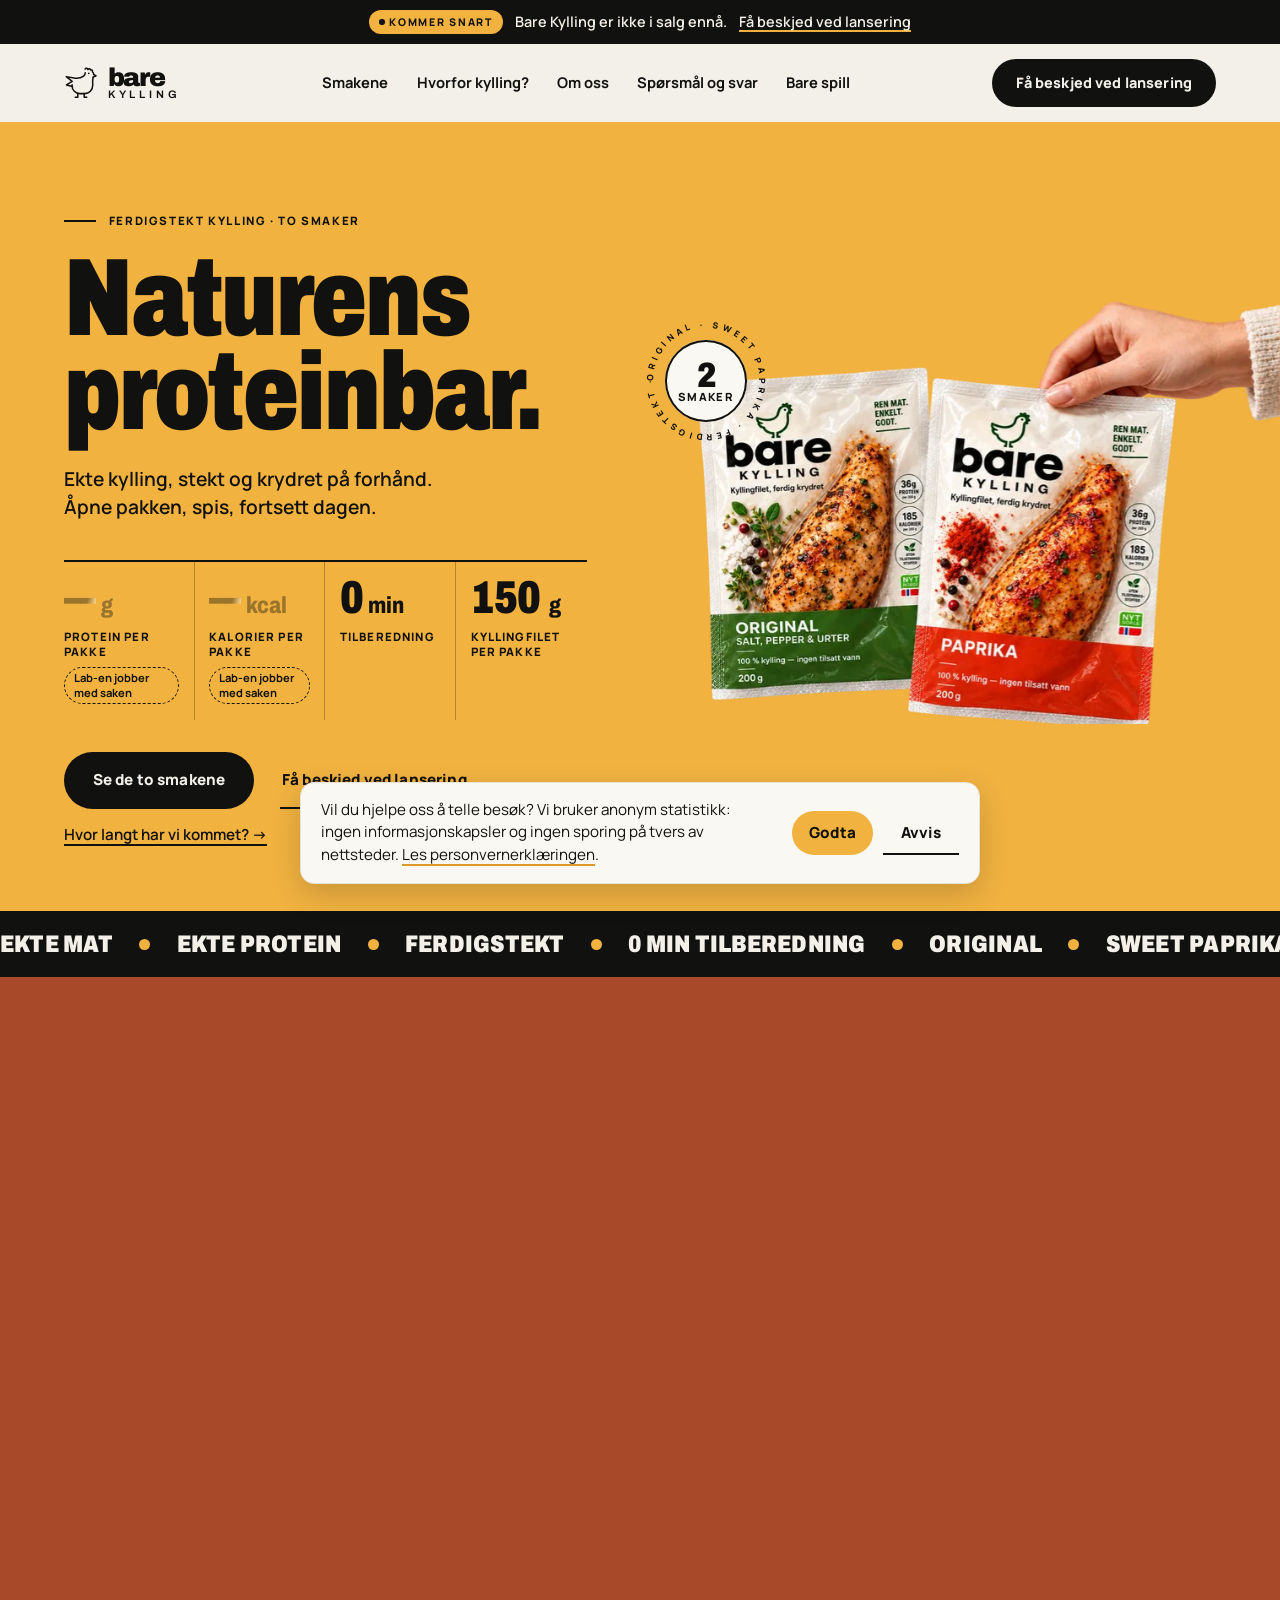
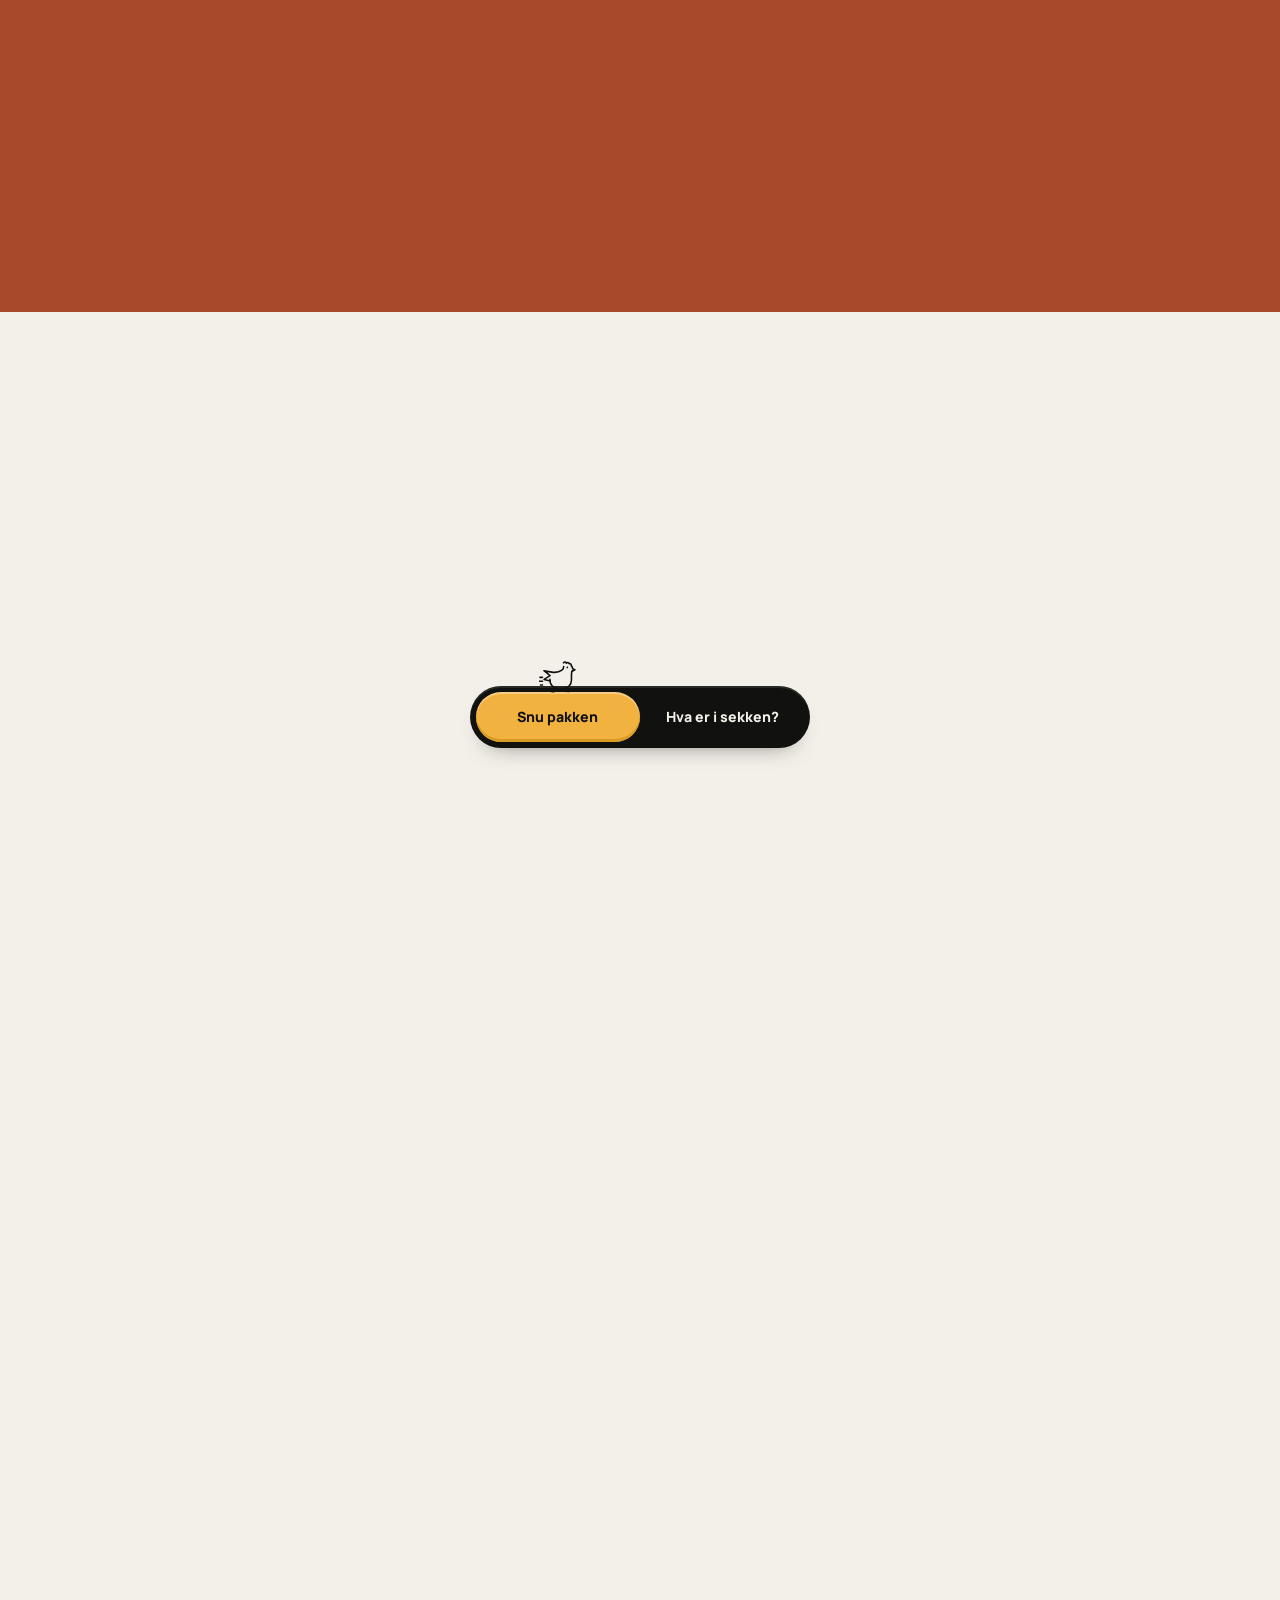
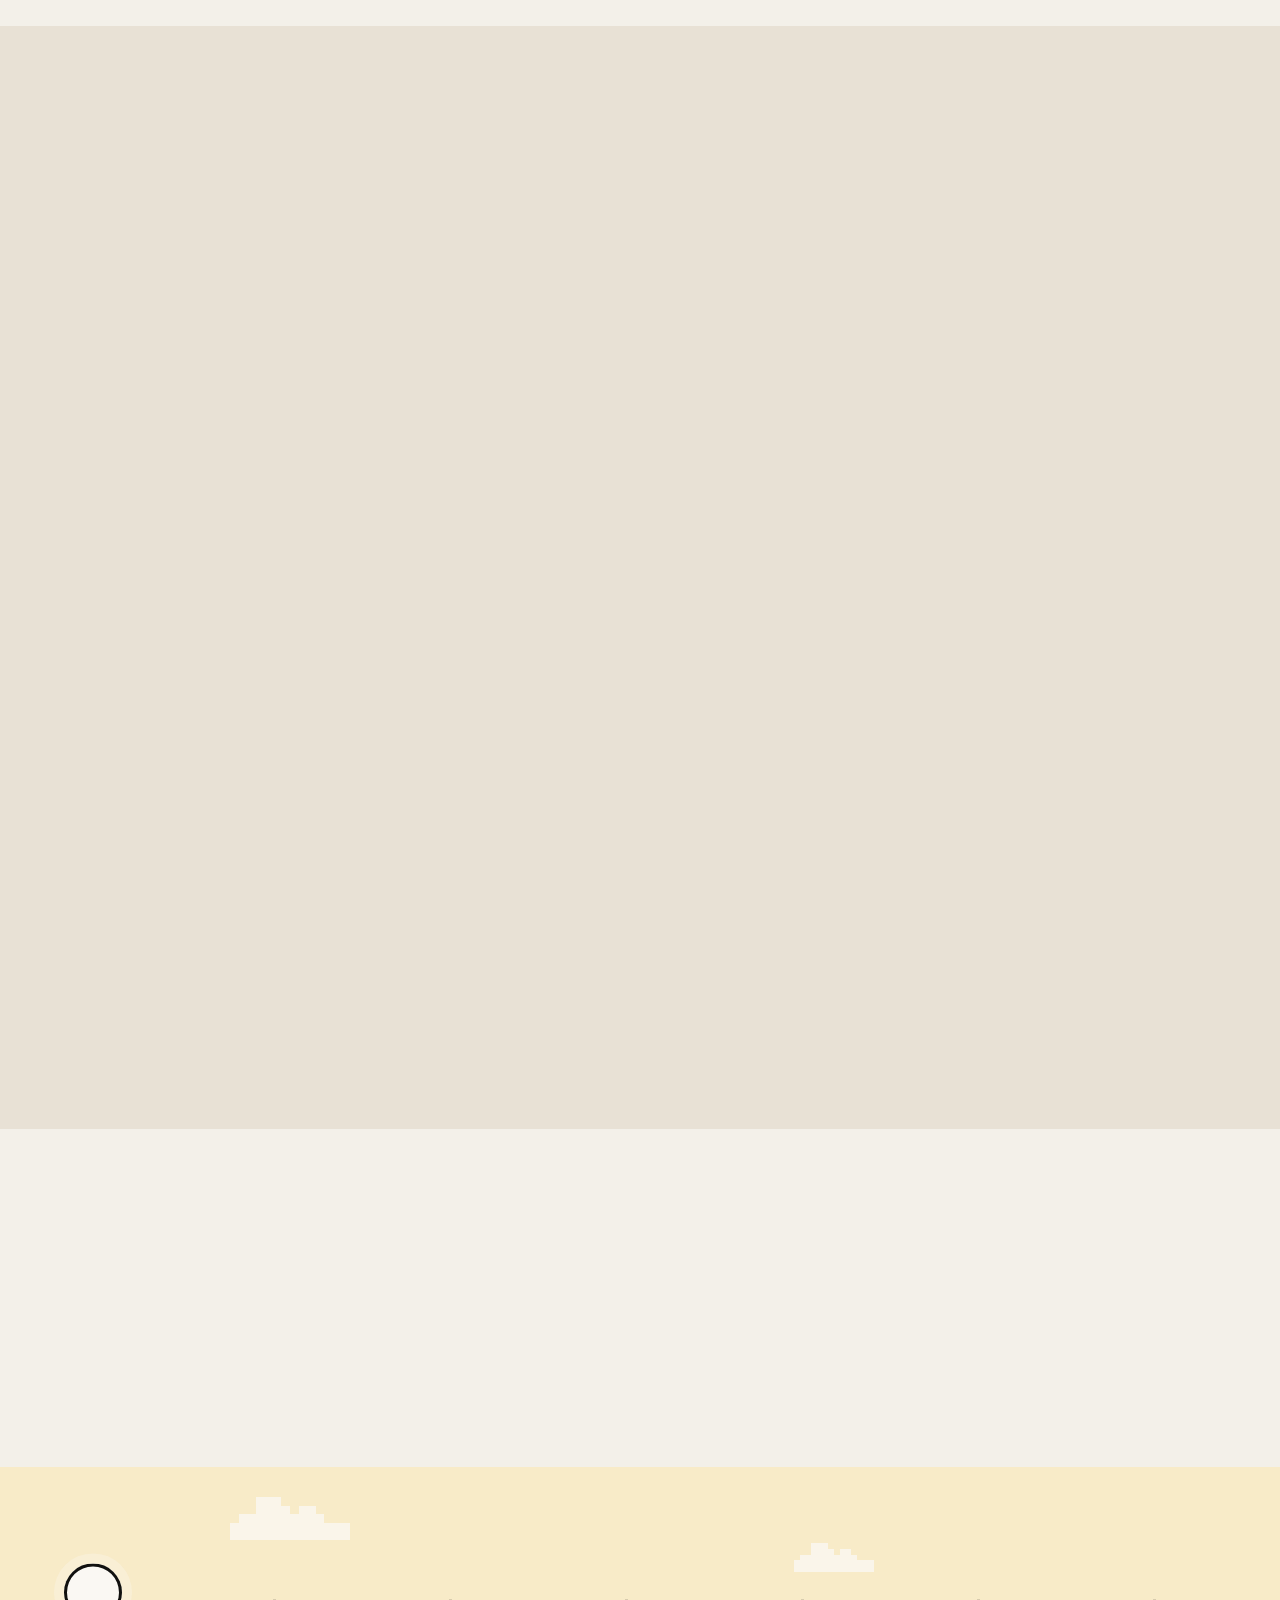
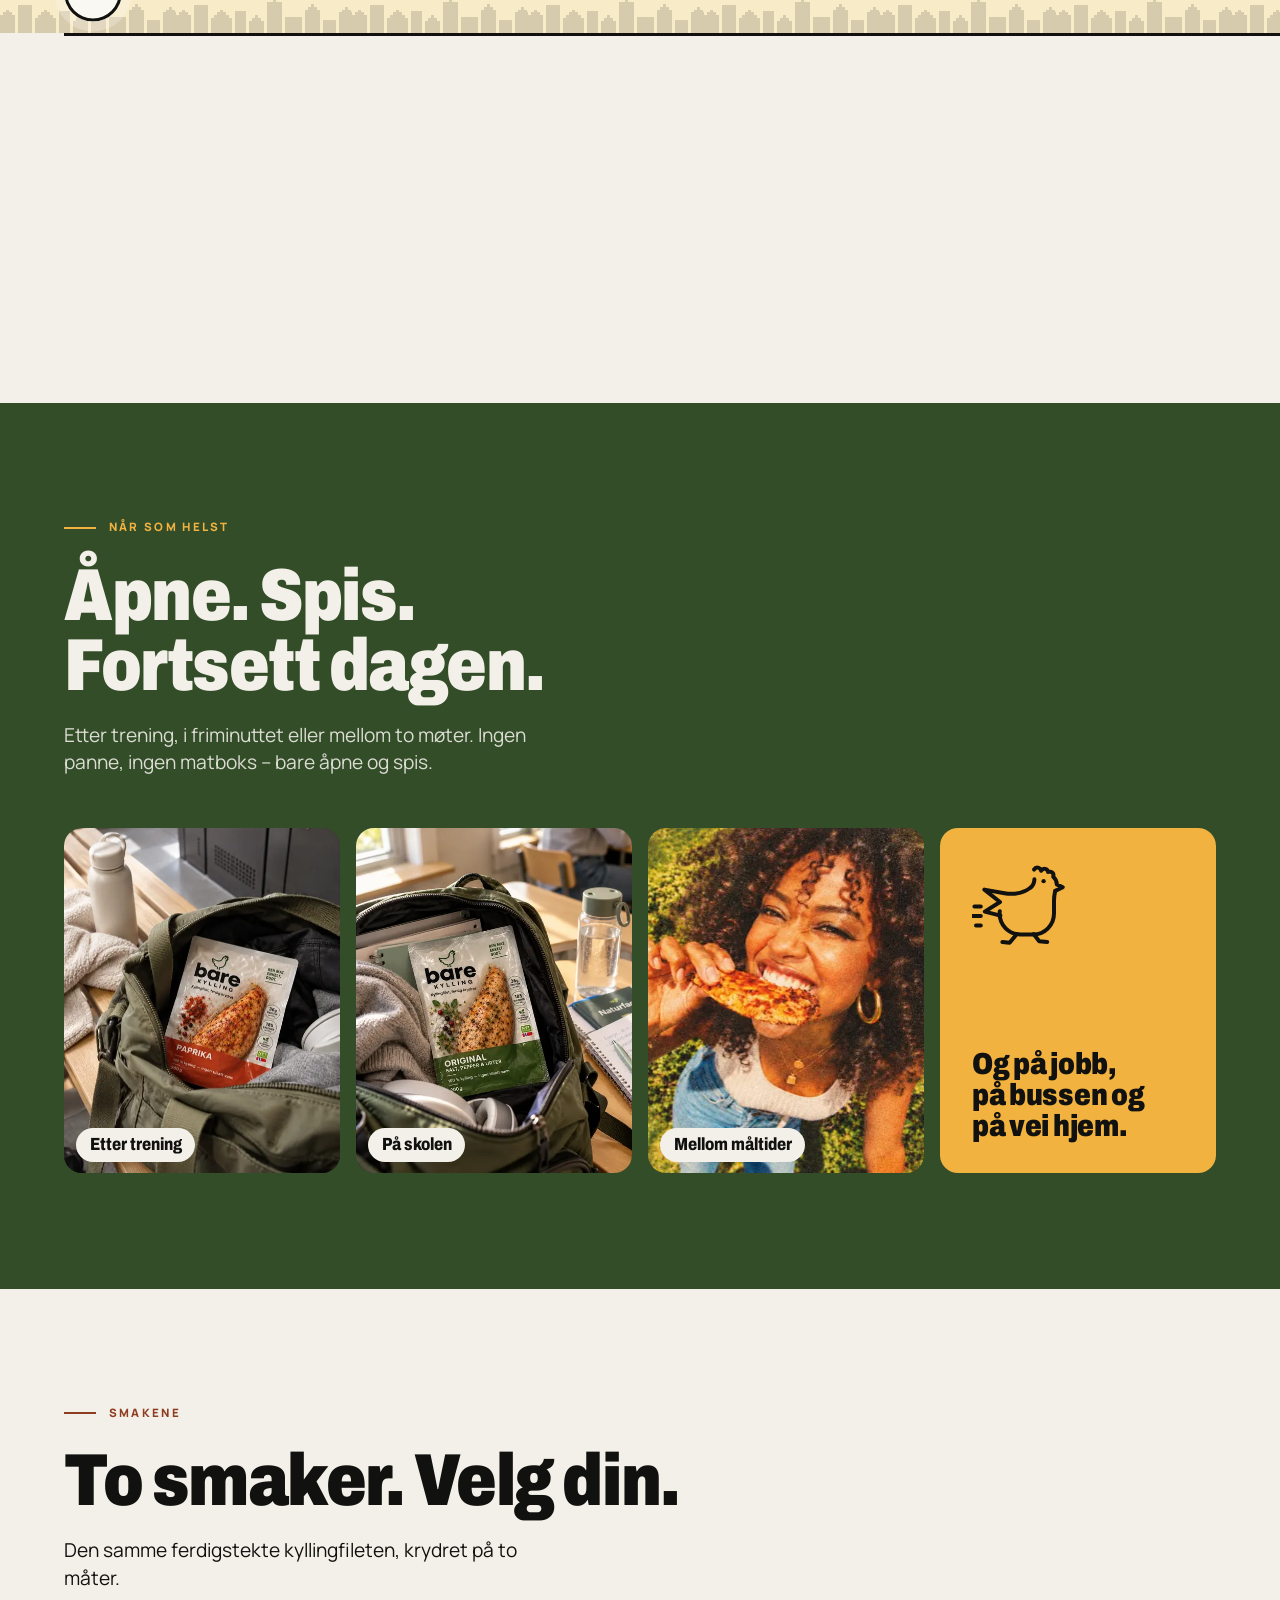
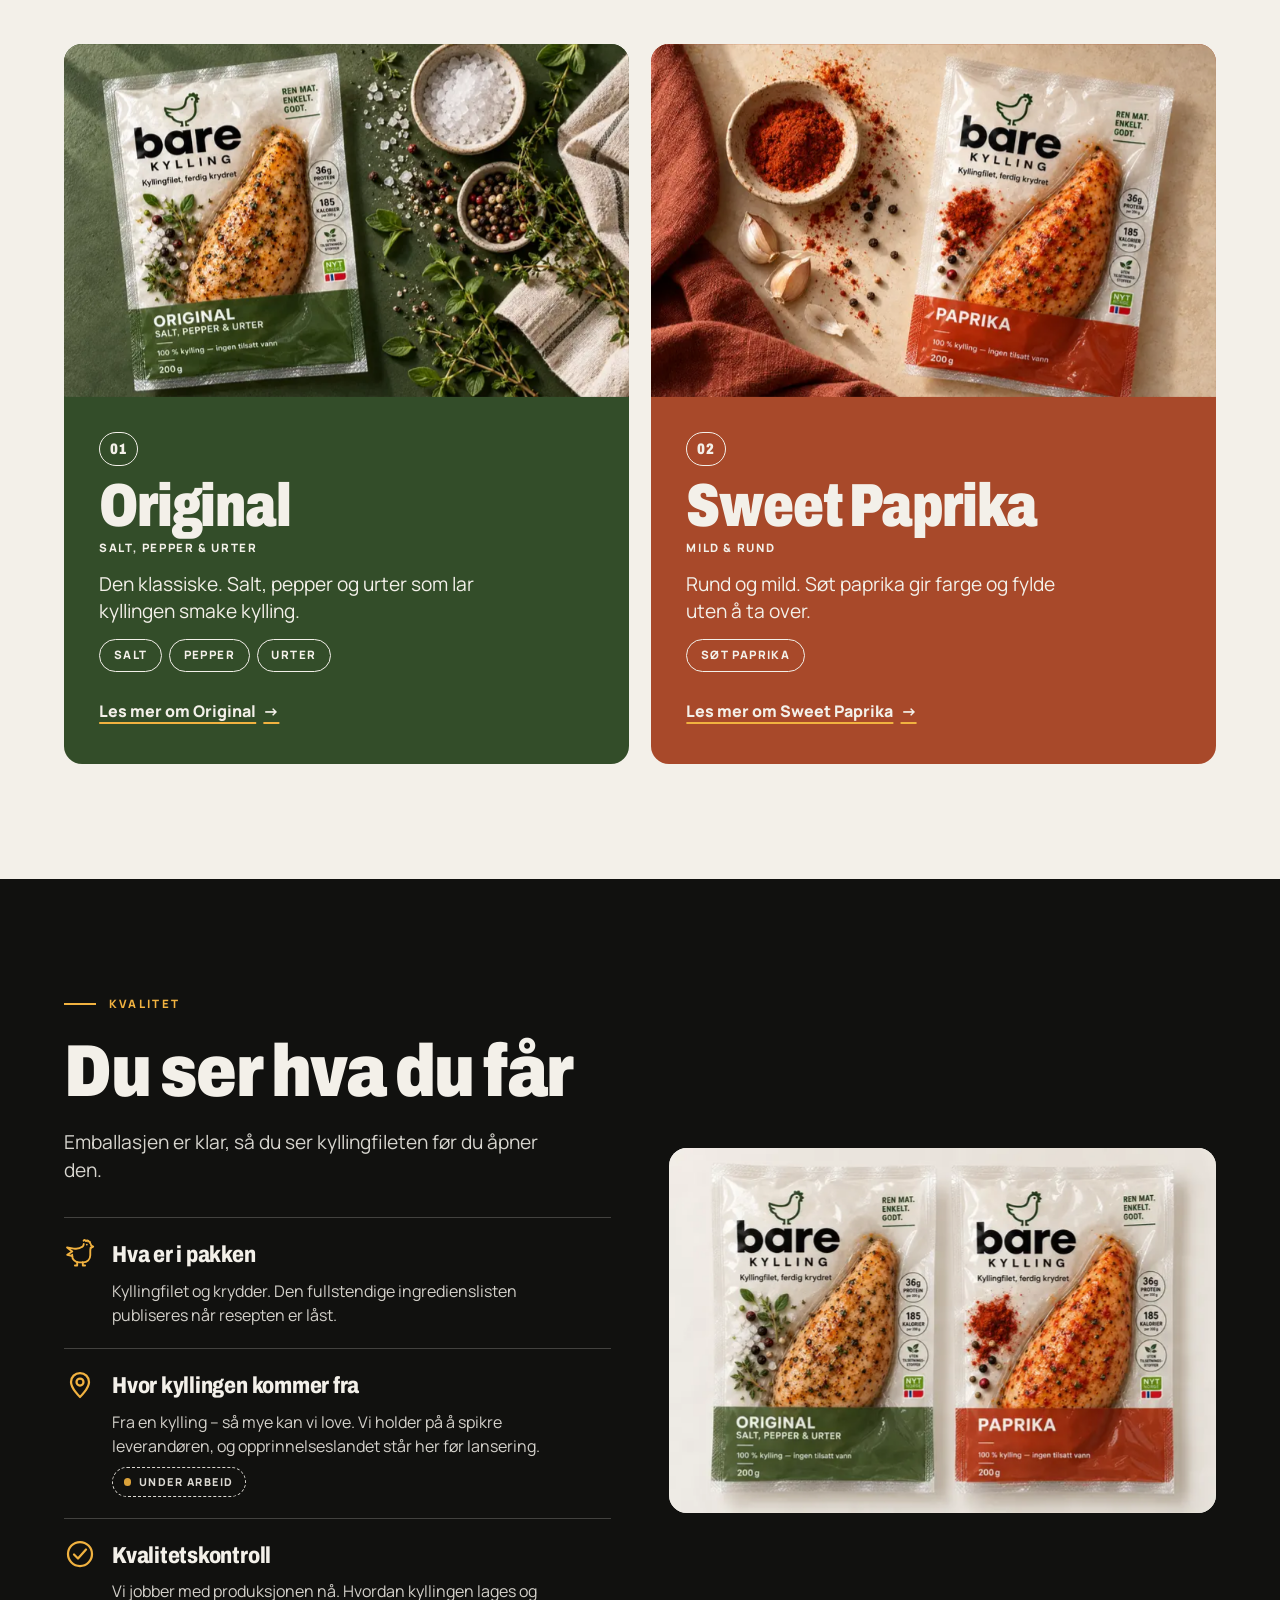
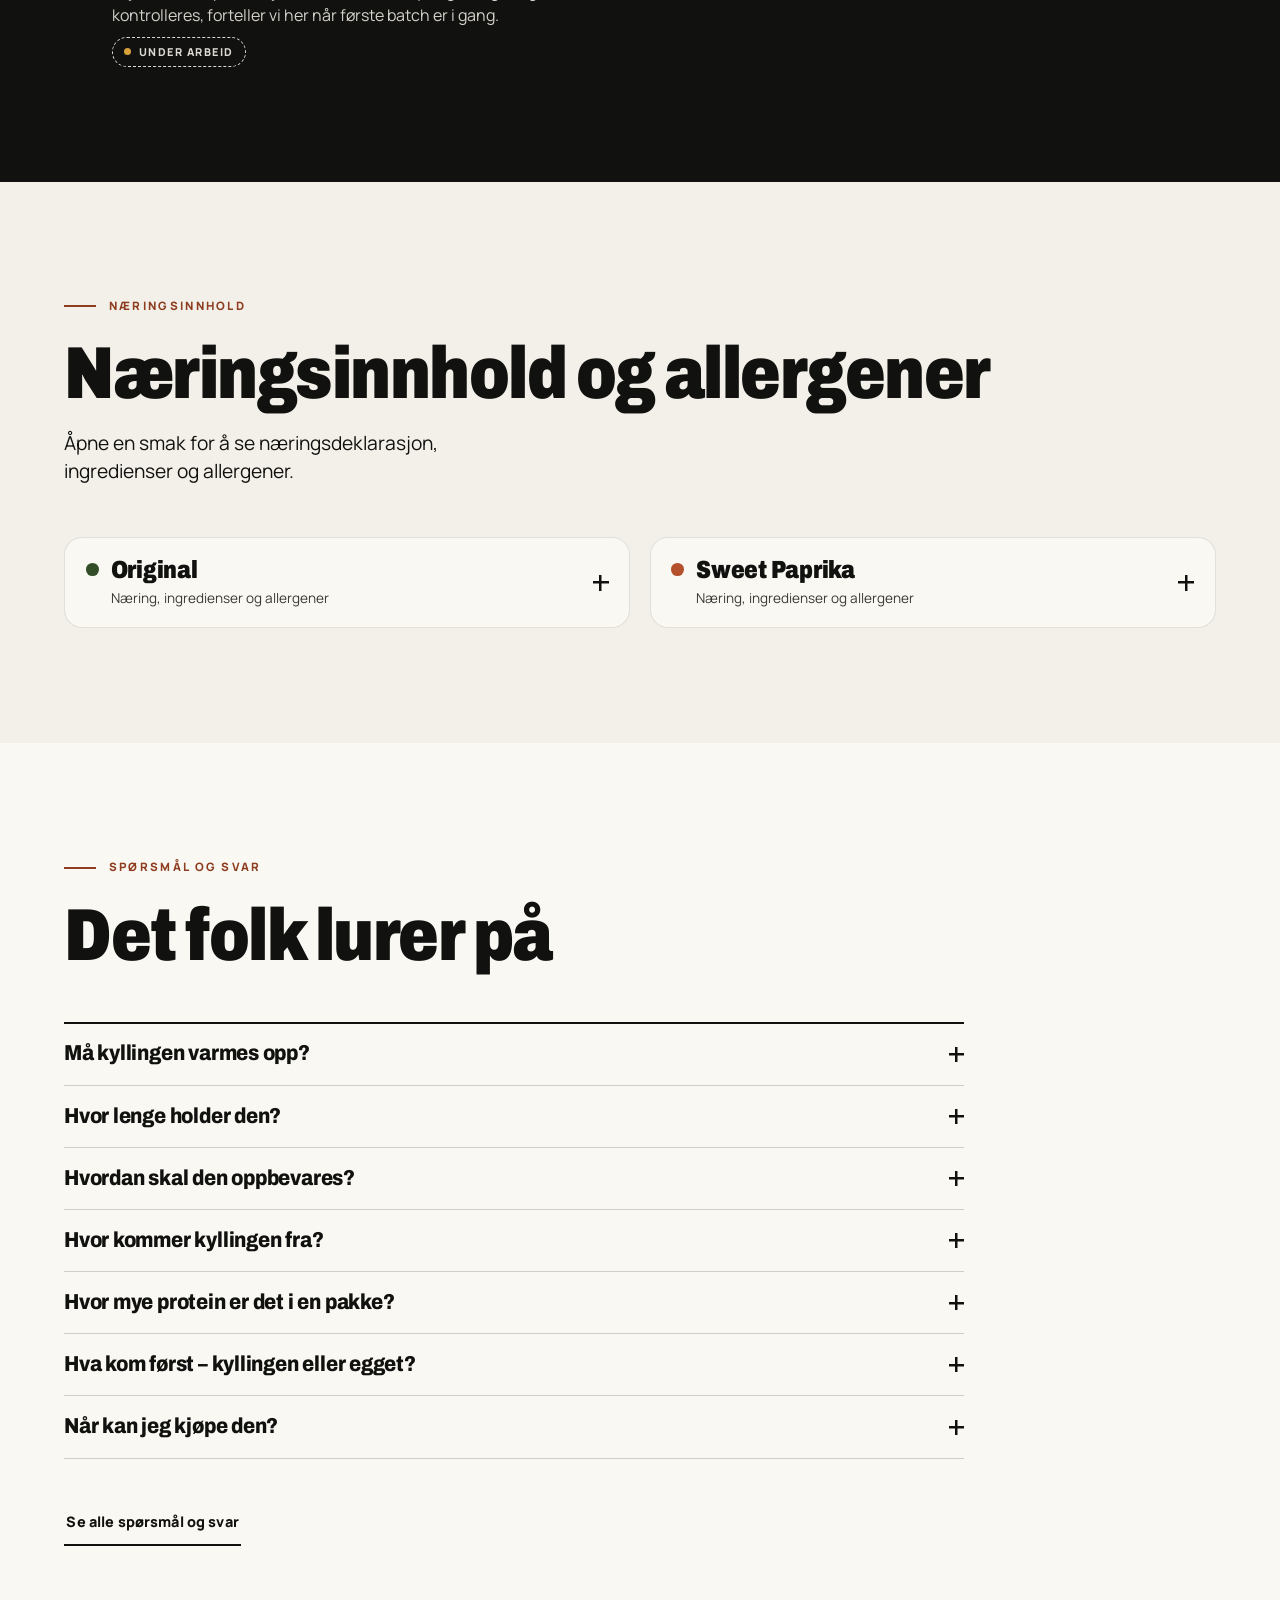
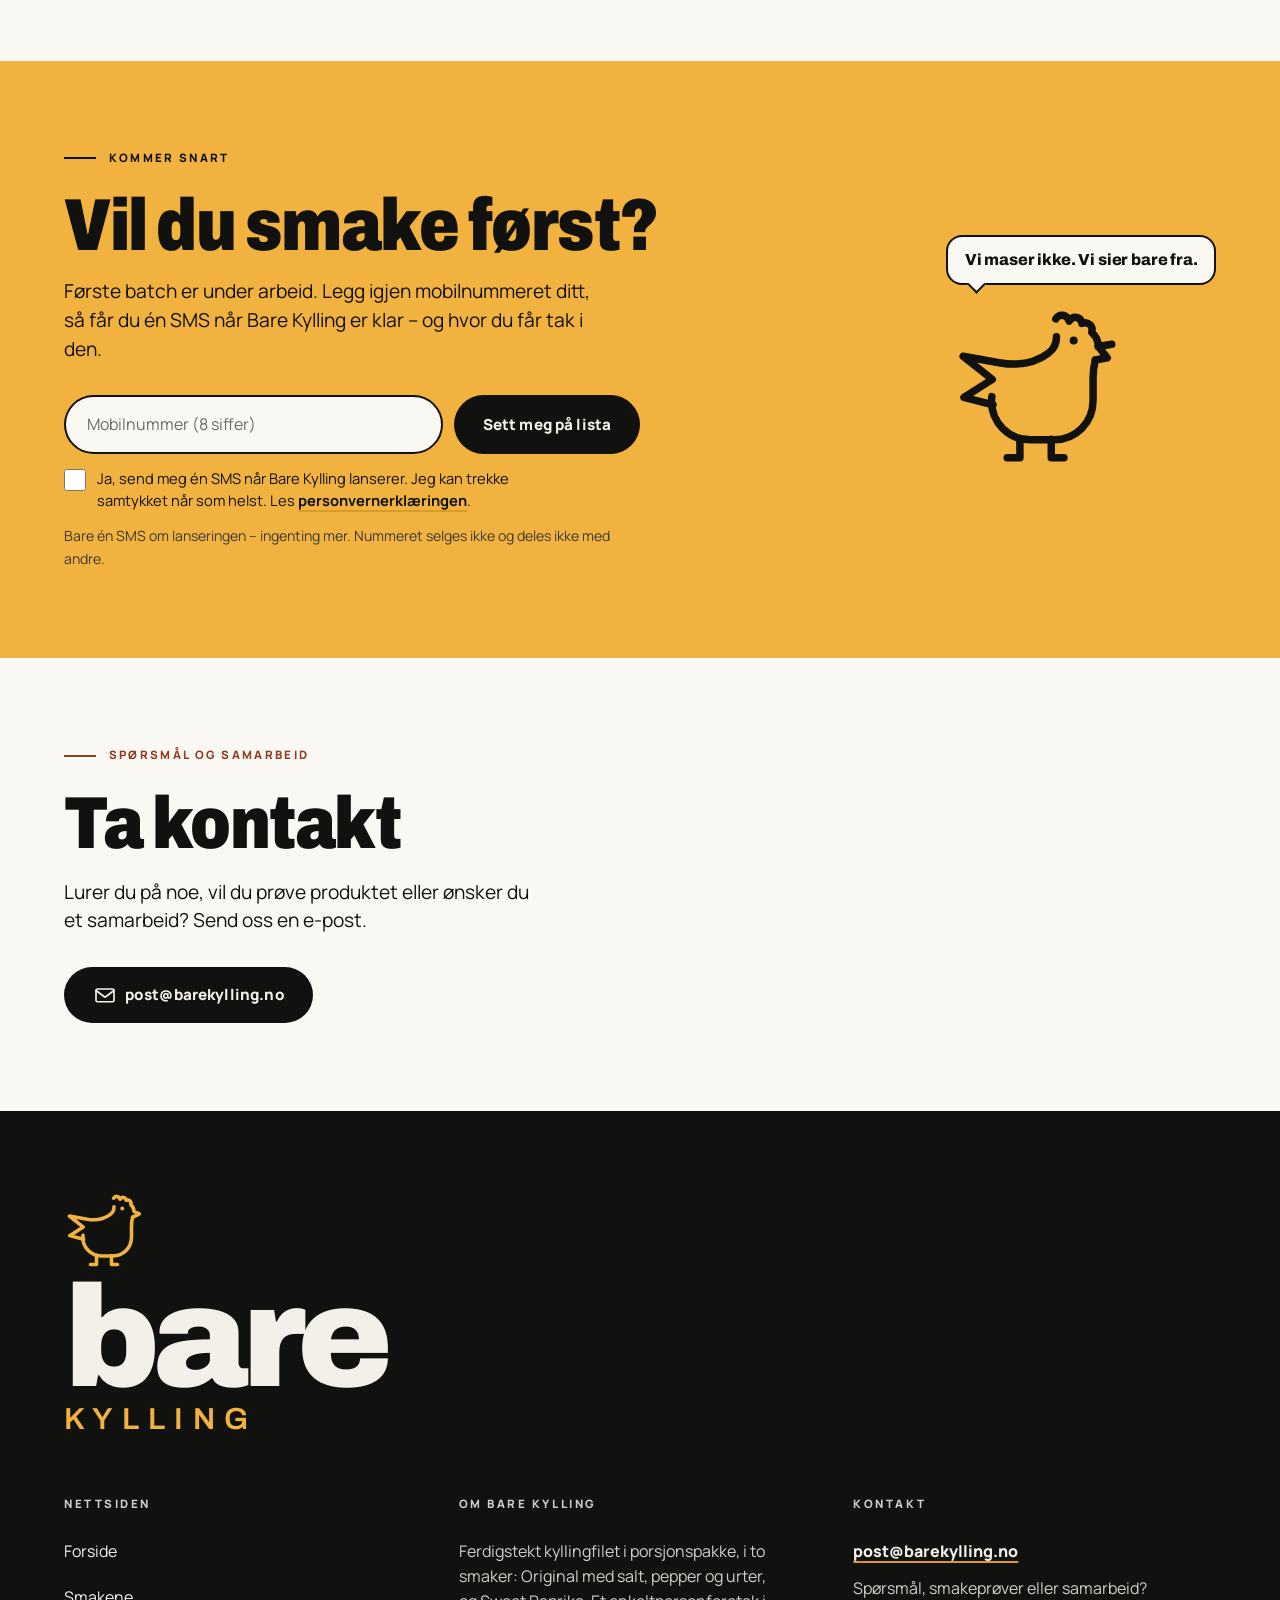
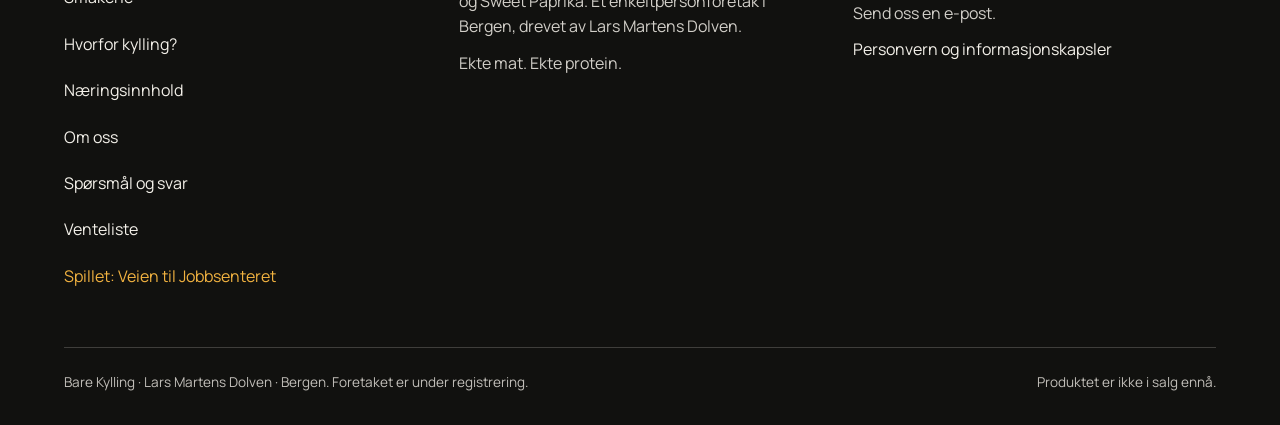
<file: bare-kylling/index.html>
<!DOCTYPE html>
<html lang="nb">
<head>
<!-- BK:FELLES hode START -->
<meta charset="utf-8" />
<meta name="viewport" content="width=device-width, initial-scale=1, viewport-fit=cover" />
<meta name="theme-color" content="#F1B240" />
<meta name="color-scheme" content="light" />
<meta property="og:type" content="website" />
<meta property="og:locale" content="nb_NO" />
<meta property="og:site_name" content="Bare Kylling" />
<meta property="og:image" content="https://barekylling.no/images/og-bare-kylling.jpg" />
<meta property="og:image:width" content="1200" />
<meta property="og:image:height" content="630" />
<meta property="og:image:alt" content="To pakker Bare Kylling – Original og Sweet Paprika – på en kjøkkenbenk med krydder." />
<meta name="twitter:card" content="summary_large_image" />
<link rel="icon" href="data:image/svg+xml,%3Csvg xmlns='http://www.w3.org/2000/svg' viewBox='-10 -10 120 120'%3E%3Crect x='-10' y='-10' width='120' height='120' rx='26' fill='%2311110F'/%3E%3Cg fill='none' stroke='%23F3F0E9' stroke-width='6' stroke-linecap='round' stroke-linejoin='round'%3E%3Cpath d='M63.5 4c2.5-4 7.5-3 9 1.5 2.5-4 8-3 8.5 1.5 4-1.5 8 1.5 6.5 6 3 2.5 4.5 6 4.5 9.5l7.5 3.5-9 4.5'/%3E%3Cpath d='M90 30.5c-1 4.5-1.5 8-1.5 12.5v15.5C88.5 73.5 77 85 62.5 85h-16C32 85 20.5 73.5 20.5 59c0-1 0-2 .2-3'/%3E%3Cpath d='M21.5 61.5L2 56.5l19-12L1.5 29l25 4.5c12.5 2 24-.5 32-6.5 3.5-2.5 5.5-6.5 5.5-11'/%3E%3Cpath d='M39.5 84.5V97h-8.5M60.5 84.5V97h8.5'/%3E%3C/g%3E%3Ccircle cx='75.5' cy='18.5' r='3.4' fill='%23F3F0E9'/%3E%3C/svg%3E" />
<link rel="preconnect" href="https://fonts.googleapis.com" />
<link rel="preconnect" href="https://fonts.gstatic.com" crossorigin />
<link href="https://fonts.googleapis.com/css2?family=Archivo:wdth,wght@75..100,600..900&family=Manrope:wght@400..700&display=swap" rel="stylesheet" />
<link rel="stylesheet" href="css/style.css?v=20261109a" />
<!-- Slår på animasjoner før første opptegning (ingen blinking). Har brukeren
     «redusert bevegelse» på, brukes bare myke toninger (.anim--myk). -->
<script>(function(h){if(!('IntersectionObserver'in window))return;h.classList.add('anim');if(matchMedia('(prefers-reduced-motion: reduce)').matches)h.classList.add('anim--myk');setTimeout(function(){[].forEach.call(document.querySelectorAll('.hero__img,.launch__cutout img'),function(i){i.classList.add('klar')})},3000)})(document.documentElement)</script>
<!-- BK:FELLES hode END -->

<title>Bare Kylling – naturens proteinbar</title>
<meta name="description" content="Ferdigstekt kyllingfilet i porsjonspakke, i to smaker: Original med salt, pepper og urter, og Sweet Paprika. Ekte mat og ekte protein du tar med og spiser rett fra pakken. Kommer snart." />
<meta property="og:title" content="Bare Kylling – naturens proteinbar" />
<meta property="og:description" content="Ferdigstekt kyllingfilet i to smaker: Original (salt, pepper og urter) og Sweet Paprika. Åpne pakken, spis, fortsett dagen." />
<meta property="og:url" content="https://barekylling.no/" />
<link rel="canonical" href="https://barekylling.no/" />
<link rel="preload" as="image" type="image/webp"
      imagesrcset="images/hero-to-pakker-i-hand-760.webp 760w, images/hero-to-pakker-i-hand-1100.webp 1100w, images/hero-to-pakker-i-hand-1536.webp 1536w"
      imagesizes="(min-width: 900px) 56vw, 100vw" />
<script type="application/ld+json">
{
  "@context": "https://schema.org",
  "@type": "Organization",
  "name": "Bare Kylling",
  "url": "https://barekylling.no/",
  "founder": { "@type": "Person", "name": "Lars Martens Dolven" },
  "description": "Enkeltpersonforetak fra Bergen, drevet av Lars Martens Dolven, som lager ferdigstekt, ferdig krydret kyllingfilet i porsjonspakke – i smakene Original (salt, pepper og urter) og Sweet Paprika.",
  "address": { "@type": "PostalAddress", "addressLocality": "Bergen", "addressCountry": "NO" }
}
</script>
</head>

<body id="top">

<!-- BK:FELLES topp START -->
<a class="skip" href="#hovedinnhold">Hopp til hovedinnhold</a>

<!-- Felles SVG-definisjon: sirkelen stempelet i heroen skriver tekst langs -->
<svg class="svg-defs" aria-hidden="true" focusable="false">
  <defs><path id="sirkel" d="M60,60 m-47,0 a47,47 0 1,1 94,0 a47,47 0 1,1 -94,0" /></defs>
</svg>

<!-- ============================================================
     INFOSTRIPE – bytt tekst når produktet lanseres
     ============================================================ -->
<a class="topbar" href="venteliste">
  <span class="topbar__tag">Kommer snart</span>
  <span class="topbar__text">Bare Kylling er ikke i salg ennå.</span>
  <span class="topbar__link">Få beskjed ved lansering</span>
</a>

<!-- ============================================================
     NAVBAR
     ============================================================ -->
<header class="nav" id="nav">
  <div class="nav__inner shell">

    <a class="wordmark" href="./" aria-label="Bare Kylling – til forsiden">
      <span class="wordmark__icon" aria-hidden="true">
        <svg viewBox="-6 -6 112 112" fill="none" stroke="currentColor" stroke-width="5" stroke-linecap="round" stroke-linejoin="round" aria-hidden="true">
          <path d="M63.5 4c2.5-4 7.5-3 9 1.5 2.5-4 8-3 8.5 1.5 4-1.5 8 1.5 6.5 6 3 2.5 4.5 6 4.5 9.5l7.5 3.5-9 4.5" />
          <path d="M90 30.5c-1 4.5-1.5 8-1.5 12.5v15.5C88.5 73.5 77 85 62.5 85h-16C32 85 20.5 73.5 20.5 59c0-1 0-2 .2-3" />
          <path d="M21.5 61.5L2 56.5l19-12L1.5 29l25 4.5c12.5 2 24-.5 32-6.5 3.5-2.5 5.5-6.5 5.5-11" />
          <path d="M39.5 84.5V97h-8.5M60.5 84.5V97h8.5" />
          <circle cx="75.5" cy="18.5" r="2.7" fill="currentColor" stroke="none" />
        </svg>
      </span>
      <span class="wordmark__text">
        <span class="wordmark__bare">bare</span>
        <span class="wordmark__kylling">Kylling</span>
      </span>
    </a>

    <nav class="nav__links" aria-label="Hovedmeny">
      <a href="smakene">Smakene</a>
      <a href="hvorfor">Hvorfor kylling?</a>
      <a href="om-oss">Om oss</a>
      <a href="faq">Spørsmål og svar</a>
      <a href="spill">Bare spill</a>
    </nav>

    <div class="nav__end">
      <a class="btn btn--ink nav__cta" href="venteliste">Få beskjed ved lansering</a>
      <button class="burger" id="burger" type="button" aria-expanded="false" aria-controls="meny" aria-label="Åpne meny">
        <span aria-hidden="true"></span>
        <span aria-hidden="true"></span>
      </button>
    </div>
  </div>
  <span class="nav__progress" aria-hidden="true"></span>
</header>

<div class="menu" id="meny" hidden>
  <nav class="menu__inner" aria-label="Meny">
    <a href="smakene">Smakene</a>
    <a href="hvorfor">Hvorfor kylling?</a>
    <a href="om-oss">Om oss</a>
    <a href="faq">Spørsmål og svar</a>
    <a href="spill">Bare spill</a>
    <a class="btn btn--honey menu__cta" href="venteliste">Få beskjed ved lansering</a>
    <p class="menu__foot">Ekte mat. Ekte protein.</p>
  </nav>
</div>
<!-- BK:FELLES topp END -->

<main id="hovedinnhold">

<!-- ============================================================
     HERO – produktet, budskapet og nøkkeltallene
     ============================================================ -->
<section class="hero" aria-labelledby="hero-tittel">
  <div class="hero__grid shell">

    <div class="hero__copy">
      <p class="kicker">Ferdigstekt kylling &middot; to smaker</p>
      <h1 class="hero__h1" id="hero-tittel">
        <span class="r">Naturens</span>
        <span class="r">proteinbar.</span>
      </h1>
      <p class="hero__lead">Ekte kylling, stekt og krydret på forhånd. Åpne pakken, spis, fortsett dagen.</p>
    </div>

    <div class="hero__media">
      <span class="hero__tilt">
      <picture>
        <source type="image/webp"
                srcset="images/hero-to-pakker-i-hand-760.webp 760w, images/hero-to-pakker-i-hand-1100.webp 1100w, images/hero-to-pakker-i-hand-1536.webp 1536w"
                sizes="(min-width: 900px) 56vw, 100vw" />
        <img class="hero__img" src="images/hero-to-pakker-i-hand.jpg"
             alt="En hånd holder to pakker Bare Kylling: Original med grønn etikett og Sweet Paprika med rød etikett. Den krydrede kyllingfileten synes gjennom den klare emballasjen."
             width="1536" height="1024" fetchpriority="high" decoding="async"
             onload="this.classList.add('klar')" onerror="this.classList.add('klar')" />
      </picture>
      </span>

      <span class="stamp sticker" aria-hidden="true">
        <svg viewBox="0 0 120 120" aria-hidden="true">
          <text><textPath href="#sirkel" startOffset="0" textLength="295" lengthAdjust="spacing">ORIGINAL · SWEET PAPRIKA · FERDIGSTEKT · </textPath></text>
        </svg>
        <b>2<small>smaker</small></b>
      </span>
    </div>

    <dl class="stats hero__stats" aria-label="Nøkkeltall per pakke">
      <div class="stat" data-nokkeltall="protein">
        <dt class="stat__k">Protein per pakke</dt>
        <dd class="stat__v is-pending"><span class="stat__num" aria-hidden="true">––</span><span class="stat__unit" aria-hidden="true">g</span></dd>
        <dd class="stat__note">Lab-en jobber med saken</dd>
      </div>
      <div class="stat" data-nokkeltall="energi">
        <dt class="stat__k">Kalorier per pakke</dt>
        <dd class="stat__v is-pending"><span class="stat__num" aria-hidden="true">––</span><span class="stat__unit" aria-hidden="true">kcal</span></dd>
        <dd class="stat__note">Lab-en jobber med saken</dd>
      </div>
      <div class="stat">
        <dt class="stat__k">Tilberedning</dt>
        <dd class="stat__v"><span class="stat__num">0</span><span class="stat__unit">min</span></dd>
      </div>
      <div class="stat">
        <dt class="stat__k">Kyllingfilet per pakke</dt>
        <dd class="stat__v"><span class="stat__num">150</span><span class="stat__unit">g</span></dd>
      </div>
    </dl>

    <div class="hero__cta">
      <a class="btn btn--ink btn--lg" href="#smakene">Se de to smakene</a>
      <a class="btn btn--ghost btn--lg" href="venteliste">Få beskjed ved lansering</a>
      <p class="hero__status"><a class="link" href="om-oss#status">Hvor langt har vi kommet? <span aria-hidden="true">→</span></a></p>
    </div>
  </div>
</section>

<!-- ============================================================
     RULLEBÅND – pynt; alt som står her, står også i teksten
     ============================================================ -->
<div class="ticker" aria-hidden="true">
  <div class="ticker__track">
    <span>Ekte mat</span><span>Ekte protein</span><span>Ferdigstekt</span><span>0 min tilberedning</span><span>Original</span><span>Sweet Paprika</span><span>Åpne. Spis. Fortsett dagen.</span>
    <span>Ekte mat</span><span>Ekte protein</span><span>Ferdigstekt</span><span>0 min tilberedning</span><span>Original</span><span>Sweet Paprika</span><span>Åpne. Spis. Fortsett dagen.</span>
  </div>
</div>

<!-- ============================================================
     HVA DU FÅR – fire grunner, med bildet «Rett fra pakken»
     (tanken fra Impeccables «Transform Your Body», uten helsepåstander)
     ============================================================ -->
<section class="sec gains" id="hva-du-far" aria-labelledby="gains-tittel">
  <div class="shell gains__grid">
    <figure class="pic gains__media">
      <picture>
        <source type="image/webp"
                srcset="images/rett-fra-pakken-540.webp 540w, images/rett-fra-pakken-800.webp 800w, images/rett-fra-pakken-1087.webp 1087w"
                sizes="(min-width: 900px) 42vw, 100vw" />
        <img src="images/rett-fra-pakken.jpg"
             alt="En ung mann med krøllete hår og solbriller tar en stor bit av en krydret kyllingfilet han holder i hendene, foran en oransje vegg."
             width="1087" height="1447" loading="lazy" decoding="async" />
      </picture>
      <figcaption class="moment__label">Rett fra pakken</figcaption>
    </figure>

    <div class="gains__body">
      <div class="sec__head gains__head">
        <p class="marker">Hva du får</p>
        <h2 class="display" id="gains-tittel">Mat som holder tritt med deg</h2>
        <p class="lead"><strong>150 g ekte kyllingfilet</strong> i hver pakke – for travle folk som vil spise ordentlig, også når dagen går fort.</p>
      </div>

      <ul class="gains__list">
        <li class="gain">
          <span class="gain__icon" aria-hidden="true"><svg class="icon" focusable="false"><use href="images/figurer.svg#ikon-kylling"></use></svg></span>
          <h3 class="gain__h3">Bare ekte kylling</h3>
          <p>Ingen pulver, ingen shake – bare kyllingfilet og krydder du kjenner igjen.</p>
        </li>
        <li class="gain">
          <span class="gain__icon" aria-hidden="true"><svg class="icon" focusable="false"><use href="images/figurer.svg#ikon-nam"></use></svg></span>
          <h3 class="gain__h3">Mat, ikke snacks</h3>
          <p>Et helt stykke kyllingfilet på 150 g – et ordentlig mellommåltid i stedet for enda en snack.</p>
        </li>
        <li class="gain">
          <span class="gain__icon gain__icon--fleks" aria-hidden="true"><svg class="figure" focusable="false"><use href="images/figurer.svg#kylling-flekser"></use></svg></span>
          <h3 class="gain__h3">Kropp og trening</h3>
          <p>Kyllingfilet er naturlig rik på protein, og protein bidrar til å øke og opprettholde muskelmassen.</p>
        </li>
        <li class="gain">
          <span class="gain__icon gain__timer" aria-hidden="true">
            <svg viewBox="0 0 64 64" focusable="false"><circle class="gain__spor" cx="32" cy="32" r="27" /><circle class="gain__ring" cx="32" cy="32" r="27" pathLength="100" /></svg>
            <b>0</b><small>min</small>
          </span>
          <h3 class="gain__h3">Sparer tid</h3>
          <p>Dropp matboksene: klar på null minutter, så det er lett å holde rytmen – også på travle dager.</p>
        </li>
      </ul>
    </div>
  </div>
</section>

<!-- ============================================================
     PROBLEMET – protein på farten
     En bryter veksler mellom to visninger:
       «Snu pakken»       – vises først. Proteinbaren snus: baksiden viser typiske
                            ingredienser med stikkord fra forskningen, og kildene under
       «Hva er i sekken?» – trykk på tingene i sekken og få en kort dom
     Konklusjonen under står alltid synlig. Uten JavaScript vises begge
     visningene under hverandre, og bryteren er skjult. Se «6. BRYTEREN»
     i js/main.js og «C3» i css/style.css.
     ============================================================ -->
<section class="sec problem" id="problemet" aria-labelledby="problem-tittel">
  <div class="shell">
    <div class="problem__head">
      <div>
        <p class="marker">Problemet</p>
        <h2 class="display" id="problem-tittel">Protein på farten har blitt en bar.</h2>
      </div>
      <p class="lead">Når du trenger noe mettende mellom måltidene, blir det fort en bar, en shake eller et pulver. De har sin plass – men noen ganger vil du bare ha mat.</p>
    </div>

    <div class="problem__bryter">
      <div class="bryter" role="tablist" aria-label="Velg hvordan du vil se forskjellen" data-valgt="0" hidden>
        <button class="bryter__valg" type="button" role="tab" id="fane-pakke" aria-controls="vis-pakke" aria-selected="true">Snu pakken</button>
        <button class="bryter__valg" type="button" role="tab" id="fane-sekk" aria-controls="vis-sekk" aria-selected="false" tabindex="-1">Hva er i sekken?</button>
        <span class="bryter__knott" aria-hidden="true">
          <svg class="bryter__kylling" focusable="false"><use href="images/figurer.svg#kylling-loper"></use></svg>
        </span>
      </div>
    </div>

    <div class="scene">
      <!-- Visning 1 (vises først): snu pakken -->
      <div class="scene__vis" id="vis-pakke" role="tabpanel" aria-labelledby="fane-pakke">
        <div class="snu">
          <div class="snu__kort">
            <div class="snu__flate">
              <figure class="snu__side snu__side--for">
                <picture>
                  <source type="image/webp"
                          srcset="images/proteinbar-salt-karamell-720.webp 720w, images/proteinbar-salt-karamell-1100.webp 1100w, images/proteinbar-salt-karamell-1448.webp 1448w"
                          sizes="(min-width: 900px) 640px, 100vw" />
                  <img src="images/proteinbar-salt-karamell.jpg"
                       alt="En påbitt proteinbar med salt karamell i blå innpakning."
                       width="1448" height="1086" loading="lazy" decoding="async" />
                </picture>
              </figure>
              <div class="snu__side snu__side--bak">
                <div class="baksiden">
                  <p class="sr-only">Baksiden av en vanlig proteinbar. Typiske ingredienser, og hva forskningen sier om dem:</p>
                  <p class="baksiden__liste" aria-hidden="true"><b>Ingredienser:</b> melkeproteinblanding (melkeproteinisolat, myseproteinkonsentrat), søtstoff (maltitol), sjokoladeovertrekk (søtstoff (maltitol), kakaomasse, kakaosmør, palmfett, emulgator (soyalecitin)), fuktighetsbevarende middel (glyserol), soyaproteinisolat, kollagenhydrolysat, palmfett, emulgator (E471), aroma, salt, søtstoff (sukralose). Overdrevent forbruk kan ha avførende virkning.</p>
                  <ul class="baksiden__ord">
                    <li class="stikk" style="--i:0"><b>Ultraprosessert</b> <span>knyttet til kreft<sup>1</sup></span></li>
                    <li class="stikk" style="--i:1"><b>E471</b> <span>bryst- og prostatakreft<sup>2</sup></span></li>
                    <li class="stikk" style="--i:2"><b>Sukralose</b> <span>skadet DNA i celleforsøk<sup>3</sup></span></li>
                    <li class="stikk" style="--i:3"><b>Søtningsmidler</b> <span>WHO fraråder<sup>4</sup></span></li>
                    <li class="stikk" style="--i:4"><b>Maltitol</b> <span>kan virke avførende<sup>5</sup></span></li>
                    <li class="stikk" style="--i:5"><b>Palmfett</b> <span>øker LDL-kolesterolet<sup>6</sup></span></li>
                  </ul>
                  <p class="baksiden__band"><span>Bare Kylling:</span><span>kyllingfilet og krydder.</span></p>
                </div>
              </div>
            </div>
          </div>
          <div class="snu__under">
            <p class="snu__tekst" aria-live="polite">En vanlig proteinbar.</p>
            <button class="btn btn--ink snu__knapp" type="button" aria-pressed="false" hidden>
              <span class="snu__ikon" aria-hidden="true">↻</span>
              <span class="snu__ord">Snu pakken</span>
            </button>
          </div>

          <div class="funn">
            <h3 class="funn__h">Hva forskningen sier</h3>
            <ol class="funn__liste">
              <li><b>Ultraprosessert mat.</b> Når ultraprosessert mat utgjorde ti prosentpoeng mer av kostholdet, var risikoen for kreft 12 % høyere. Studie av 105&nbsp;000 voksne. <a class="link" href="https://doi.org/10.1136/bmj.k322" rel="noopener">Fiolet mfl., BMJ 2018</a></li>
              <li><b>Emulgator E471</b> (mono- og diglyserider av fettsyrer). De som fikk i seg mest, hadde 15 % høyere risiko for kreft, 24 % for brystkreft og 46 % for prostatakreft. Studie av 92&nbsp;000 voksne. <a class="link" href="https://doi.org/10.1371/journal.pmed.1004338" rel="noopener">Sellem mfl., PLOS Medicine 2024</a></li>
              <li><b>Sukralose.</b> Sukralose-6-acetat, et stoff som dannes når søtstoffet lages, skadet arvestoffet (DNA) i celleforsøk. <a class="link" href="https://doi.org/10.1080/10937404.2023.2213903" rel="noopener">Schiffman mfl., Journal of Toxicology and Environmental Health 2023</a></li>
              <li><b>Søtningsmidler.</b> Verdens helseorganisasjon fraråder søtningsmidler for vektkontroll. Langvarig bruk er knyttet til høyere risiko for diabetes type 2 og hjerte- og karsykdom. <a class="link" href="https://www.who.int/news/item/15-05-2023-who-advises-not-to-use-non-sugar-sweeteners-for-weight-control-in-newly-released-guideline" rel="noopener">WHO 2023</a></li>
              <li><b>Maltitol</b> og andre sukkeralkoholer. Inneholder et produkt mer enn 10 %, må etiketten advare om at «overdrevent forbruk kan ha avførende virkning». <a class="link" href="https://eur-lex.europa.eu/eli/reg/2011/1169/oj" rel="noopener">EU-forordning 1169/2011, vedlegg III</a></li>
              <li><b>Palmfett.</b> Mye mettet fett. WHO anbefaler å begrense mettet fett, fordi det øker LDL-kolesterolet og risikoen for hjerte- og karsykdom. <a class="link" href="https://www.who.int/publications/i/item/9789240073630" rel="noopener">WHO 2023</a></li>
            </ol>
            <p class="funn__note">Ingredienslisten er satt sammen av ingredienser som er vanlige i proteinbarer. Ikke alle barer har alle sammen, så les etiketten. Kostholdsstudiene viser sammenhenger, ikke bevist årsak. Med kyllingfilet og krydder slipper du å lure.</p>
          </div>
        </div>
      </div>

      <!-- Visning 2: hva er i sekken? Tingene er knapper; dommen står i boblen. -->
      <div class="scene__vis" id="vis-sekk" role="tabpanel" aria-labelledby="fane-sekk">
        <div class="sekk">
          <div class="sekk__figur">
            <svg class="sekk__bak" viewBox="0 0 320 280" aria-hidden="true" focusable="false">
              <path class="sekk__stropp" d="M64 110c-30 8-42 64-24 124M256 110c30 8 42 64 24 124" />
              <path class="sekk__stropp-inni" d="M64 110c-30 8-42 64-24 124M256 110c30 8 42 64 24 124" />
              <path class="sekk__hank" d="M126 88c0-38 68-38 68 0" />
              <path class="sekk__inni" d="M44 106c42-28 190-28 232 0l-5 24c-42-20-180-20-222 0z" />
            </svg>

            <div class="sekk__ting">
              <button class="ting ting--bar" type="button" aria-pressed="false"
                      data-navn="Proteinbar" data-dom="Praktisk. Men snu den og les baksiden." data-lenke="pakke">
                <span class="sr-only">Proteinbar</span>
                <svg viewBox="0 0 60 100" aria-hidden="true" focusable="false">
                  <rect x="15" y="3" width="30" height="94" rx="3" fill="#11110F" />
                  <path d="M15 11h30M15 89h30" stroke="#B5502C" stroke-width="4" />
                  <rect x="19" y="24" width="22" height="50" rx="2" fill="#FAF8F3" />
                  <path d="M23 32h14M23 38h14M23 44h10M23 50h14M23 56h8M23 62h12" stroke="#11110F" stroke-width="1.6" stroke-linecap="round" />
                </svg>
              </button>
              <button class="ting ting--shake" type="button" aria-pressed="false"
                      data-navn="Shake" data-dom="Må ristes – og skylles etterpå.">
                <span class="sr-only">Shake</span>
                <svg viewBox="0 0 60 100" aria-hidden="true" focusable="false">
                  <rect x="25" y="1" width="10" height="9" rx="2" fill="#11110F" />
                  <rect x="15" y="8" width="30" height="12" rx="3" fill="#11110F" />
                  <path d="M14 20h32l-3 74a4 4 0 0 1-4 4H21a4 4 0 0 1-4-4z" fill="#AAB39D" stroke="#11110F" stroke-width="3" stroke-linejoin="round" />
                  <path d="M17 48c7 4 19-4 26 0" fill="none" stroke="#FAF8F3" stroke-width="3" stroke-linecap="round" />
                </svg>
              </button>
              <button class="ting ting--pulver" type="button" aria-pressed="false"
                      data-navn="Pulver" data-dom="Trenger shaker, vann og tålmodighet.">
                <span class="sr-only">Proteinpulver</span>
                <svg viewBox="0 0 60 100" aria-hidden="true" focusable="false">
                  <rect x="7" y="32" width="46" height="64" rx="6" fill="#B5502C" stroke="#11110F" stroke-width="3" />
                  <rect x="5" y="23" width="50" height="13" rx="3" fill="#11110F" />
                  <rect x="13" y="50" width="34" height="22" rx="2" fill="#FAF8F3" />
                  <path d="M18 57h24M18 64h16" stroke="#11110F" stroke-width="1.8" stroke-linecap="round" />
                </svg>
              </button>
              <button class="ting ting--pakke" type="button" aria-pressed="false"
                      data-navn="Bare Kylling" data-dom="Kyllingfilet og krydder. Åpne og spis." data-feir>
                <span class="sr-only">Bare Kylling</span>
                <svg viewBox="0 0 60 100" aria-hidden="true" focusable="false">
                  <rect x="8" y="5" width="44" height="90" rx="4" fill="#FAF8F3" stroke="#11110F" stroke-width="3" />
                  <path d="M17 18c2-3 6-3 7 0" fill="none" stroke="#334D29" stroke-width="2.4" stroke-linecap="round" />
                  <path d="M16 24h18" stroke="#11110F" stroke-width="3" stroke-linecap="round" />
                  <ellipse cx="34" cy="48" rx="11" ry="21" transform="rotate(22 34 48)" fill="#D98A3D" />
                  <path d="M30 40l1 1M37 46l1 1M31 53l1 1M38 57l1 1" stroke="#8E3D20" stroke-width="2.4" stroke-linecap="round" />
                  <path d="M8 72h44v19a4 4 0 0 1-4 4H12a4 4 0 0 1-4-4z" fill="#A8492A" />
                </svg>
              </button>
            </div>

            <svg class="sekk__foran" viewBox="0 0 320 280" aria-hidden="true" focusable="false">
              <path class="sekk__kropp" d="M40 114c44 22 196 22 240 0l-8 130c-1 14-10 22-24 22H72c-14 0-23-8-24-22z" />
              <path class="sekk__som" d="M54 128c42 18 170 18 212 0" />
              <path class="sekk__lomme" d="M100 182h120v52c0 8-5 13-13 13H113c-8 0-13-5-13-13z" />
              <path class="sekk__klaff" d="M100 200h120" />
              <circle class="sekk__merke" cx="160" cy="154" r="17" />
              <!-- Bare Kylling-merket på lokket (logoens kylling, skalert ned) -->
              <g class="sekk__kylling" transform="translate(146.5 141) scale(.27)">
                <path d="M63.5 4c2.5-4 7.5-3 9 1.5 2.5-4 8-3 8.5 1.5 4-1.5 8 1.5 6.5 6 3 2.5 4.5 6 4.5 9.5l7.5 3.5-9 4.5" />
                <path d="M90 30.5c-1 4.5-1.5 8-1.5 12.5v15.5C88.5 73.5 77 85 62.5 85h-16C32 85 20.5 73.5 20.5 59c0-1 0-2 .2-3" />
                <path d="M21.5 61.5L2 56.5l19-12L1.5 29l25 4.5c12.5 2 24-.5 32-6.5 3.5-2.5 5.5-6.5 5.5-11" />
              </g>
            </svg>
          </div>

          <p class="bubble sekk__boble" aria-live="polite" data-dom-boble>Trykk på noe i sekken.</p>
        </div>
      </div>
    </div>

    <div class="problem__slutt">
      <p class="turn"><span>Ekte mat. Ekte protein.</span></p>
      <p class="problem__tekst">Bare Kylling er kyllingfilet som er stekt og krydret før den pakkes. Like lett å ta med som en bar – bare laget av kylling.</p>
    </div>
  </div>
</section>

<!-- ============================================================
     SAMMENLIGNING
     ============================================================ -->
<section class="sec sec--beige compare" id="sammenligning" aria-labelledby="compare-tittel">
  <div class="shell">
    <div class="sec__head">
      <p class="marker">Sammenlign</p>
      <h2 class="display" id="compare-tittel">Hva tar du med deg i dag?</h2>
      <p class="lead">Fire vanlige valg når du trenger noe mettende og ikke har tid til å lage mat.</p>
    </div>

    <div class="compare__scroll" role="region" aria-labelledby="compare-tittel" tabindex="0">
      <table class="compare__table">
        <caption class="sr-only">Bare Kylling sammenlignet med proteinbar, ferdigmiddag og takeaway</caption>
        <thead>
          <tr>
            <th scope="col"><span class="sr-only">Kriterium</span></th>
            <th scope="col" class="is-us">Bare Kylling</th>
            <th scope="col">Proteinbar</th>
            <th scope="col">Ferdigmiddag</th>
            <th scope="col">Takeaway</th>
          </tr>
        </thead>
        <tbody>
          <tr>
            <th scope="row">Hva det er</th>
            <td class="is-us">150 g kyllingfilet med krydder</td>
            <td>En vanlig proteinbar, 55 g</td>
            <td>Frossen lasagne, 300 g</td>
            <td>Burger og pommes frites</td>
          </tr>
          <tr>
            <th scope="row">Protein per porsjon</th>
            <td class="is-us"><strong>ca. 44 g</strong></td>
            <td>ca. 20 g</td>
            <td>ca. 16 g</td>
            <td>ca. 21 g</td>
          </tr>
          <tr>
            <th scope="row">Kalorier per porsjon</th>
            <td class="is-us"><strong>ca. 200 kcal</strong></td>
            <td>ca. 200 kcal</td>
            <td>ca. 370 kcal</td>
            <td>ca. 660 kcal</td>
          </tr>
          <tr>
            <th scope="row">Tilberedning</th>
            <td class="is-us"><strong>Ingen</strong> – ferdigstekt</td>
            <td>Ingen</td>
            <td>Må varmes</td>
            <td>Bestilling og ventetid</td>
          </tr>
          <tr>
            <th scope="row">Kan varmes</th>
            <td class="is-us"><strong>Ja</strong> – i mikrobølgeovn</td>
            <td>Ikke aktuelt</td>
            <td>Ja</td>
            <td>Ja</td>
          </tr>
          <tr>
            <th scope="row">Kan spises kald</th>
            <td class="is-us"><strong>Ja</strong></td>
            <td>Ja</td>
            <td>Nei</td>
            <td>Best varm</td>
          </tr>
          <tr>
            <th scope="row">Tar liten plass i sekken</th>
            <td class="is-us"><strong>Ja</strong> – flat pakke</td>
            <td>Ja</td>
            <td>Nei – brett</td>
            <td>Nei</td>
          </tr>
        </tbody>
      </table>
    </div>
    <p class="compare__hint" aria-hidden="true">Sveip sidelengs for å se hele tabellen.</p>
    <p class="note">Tallene er avrundede anslag. Kylling, lasagne, burger og pommes frites er regnet ut fra <a class="link" href="https://www.matvaretabellen.no/" rel="noopener">Matvaretabellen</a> (stekt kyllingfilet, frossen kjøpt lasagne, enkel hamburger og en porsjon pommes frites fra gatekjøkken). Proteinbaren er en typisk bar på 55 g, ut fra varedeklarasjonen. Bare Kyllings egne tall, målt i laboratorium, kommer når næringsanalysen er ferdig.</p>
  </div>
</section>

<!-- ============================================================
     FORDELER – en dag som går fort
     De seks fordelene, hver knyttet til et øyeblikk i løpet av dagen.
     PC/nettbrett: vannrett tidslinje du kan dra i, med en himmel som går
     fra morgen til kveld. Mobil: loddrett tidslinje med en klokke som
     følger med. Klokkeslettene er bare eksempler på en vanlig dag.
     Se «7. EN DAG» i js/main.js og «E» i css/style.css.
     ============================================================ -->
<section class="sec dag" id="fordeler" aria-labelledby="benefits-tittel">
  <div class="shell dag__head">
    <div>
      <p class="marker">Derfor</p>
      <h2 class="display" id="benefits-tittel">Laget for dager som går fort</h2>
    </div>
    <div class="dag__styr" hidden>
      <p class="dag__hint" aria-hidden="true">Dra gjennom dagen</p>
      <button class="dag__pil" type="button" data-retning="-1" aria-label="Tidligere på dagen" disabled><span aria-hidden="true">←</span></button>
      <p class="dag__teller" aria-live="polite"><span class="sr-only">Øyeblikk </span><b data-dag-nr>1</b> / 6</p>
      <button class="dag__pil" type="button" data-retning="1" aria-label="Senere på dagen"><span aria-hidden="true">→</span></button>
    </div>
  </div>

  <div class="dag__scene">
    <!-- Himmelen (PC): fargen, sola, månen og stjernene følger dagen; pikselskyene driver forbi -->
    <div class="dag__himmel" aria-hidden="true">
      <span class="dag__sky"></span><span class="dag__sky dag__sky--2"></span>
      <span class="dag__sol"></span>
      <span class="dag__stjerner"><i></i><i></i><i></i><i></i><i></i><i></i><i></i></span>
    </div>
    <!-- Tiden på dagen (mobil): står fast øverst mens du scroller gjennom dagen -->
    <p class="dag__klokke" aria-hidden="true"><span class="dag__ikon"></span><span data-dag-del>Morgen</span></p>

    <div class="dag__spor" role="region" aria-label="En dag med Bare Kylling, fra morgen til kveld" tabindex="0">
      <ol class="dag__liste">
        <li class="stop" data-del="Morgen">
          <p class="stop__tid"><time datetime="07:15">07:15</time></p>
          <p class="stop__naar">Kjøleskapet</p>
          <svg class="figure stop__fig stop__fig--titt" aria-hidden="true" focusable="false"><use href="images/figurer.svg#kylling-titter"></use></svg>
          <h3 class="stop__h3">Du ser hva du får</h3>
          <p>Klar emballasje, så du ser kyllingfileten før du åpner den.</p>
        </li>
        <li class="stop" data-del="Morgen">
          <p class="stop__tid"><time datetime="07:40">07:40</time></p>
          <p class="stop__naar">Sekken pakkes</p>
          <svg class="figure stop__fig stop__fig--sekk" aria-hidden="true" focusable="false"><use href="images/figurer.svg#kylling-i-sekk"></use></svg>
          <h3 class="stop__h3">Tar liten plass</h3>
          <p>Flat pakke som glir ned i sekken, treningsbagen eller vesken.</p>
        </li>
        <li class="stop" data-del="Formiddag">
          <p class="stop__tid"><time datetime="10:05">10:05</time></p>
          <p class="stop__naar">Friminutt</p>
          <svg class="figure stop__fig stop__fig--prat" aria-hidden="true" focusable="false"><use href="images/figurer.svg#kylling-snakker"></use></svg>
          <h3 class="stop__h3">Åpne og spis</h3>
          <p>Ingen bestikk, ingen tallerken og ingen oppvask etterpå.</p>
        </li>
        <li class="stop" data-del="Middag">
          <p class="stop__tid"><time datetime="12:30">12:30</time></p>
          <p class="stop__naar">Lunsj på farten</p>
          <svg class="figure stop__fig stop__fig--lop" aria-hidden="true" focusable="false"><use href="images/figurer.svg#kylling-loper"></use></svg>
          <h3 class="stop__h3">God kald</h3>
          <p>Laget for å smake godt rett fra pakken – eller varm den i mikroen.</p>
        </li>
        <li class="stop" data-del="Ettermiddag">
          <p class="stop__tid"><time datetime="16:45">16:45</time></p>
          <p class="stop__naar">Etter trening</p>
          <svg class="figure stop__fig stop__fig--fleks" aria-hidden="true" focusable="false"><use href="images/figurer.svg#kylling-flekser"></use></svg>
          <h3 class="stop__h3">Ekte kyllingfilet</h3>
          <p>Hele stykker kyllingfilet med krydder – ikke pulver, ikke bar.</p>
        </li>
        <li class="stop" data-del="Kveld">
          <p class="stop__tid"><time datetime="20:30">20:30</time></p>
          <p class="stop__naar">Sen kveld</p>
          <svg class="figure stop__fig stop__fig--sov" aria-hidden="true" focusable="false"><use href="images/figurer.svg#kylling-sover"></use></svg>
          <h3 class="stop__h3">Ferdigstekt</h3>
          <p>Stekt og krydret før den pakkes, så du slipper å lage noe.</p>
        </li>
      </ol>
    </div>
  </div>
</section>

<!-- ============================================================
     PÅ FARTEN – produktet i hverdagen
     ============================================================ -->
<section class="sec sec--forest onthego" id="pa-farten" aria-labelledby="onthego-tittel">
  <div class="shell">
    <div class="sec__head">
      <p class="marker marker--light">Når som helst</p>
      <h2 class="display" id="onthego-tittel">Åpne. Spis.<br />Fortsett dagen.</h2>
      <p class="lead">Etter trening, i friminuttet eller mellom to møter. Ingen panne, ingen matboks – bare åpne og spis.</p>
    </div>

    <div class="onthego__grid">
      <figure class="moment">
        <picture>
          <source type="image/webp"
                  srcset="images/farten-treningsbag-540.webp 540w, images/farten-treningsbag-800.webp 800w"
                  sizes="(min-width: 900px) 23vw, 50vw" />
          <img src="images/farten-treningsbag.jpg"
               alt="En pakke Bare Kylling Sweet Paprika oppi en åpen treningsbag på en benk i en garderobe, ved siden av en drikkeflaske og et håndkle."
               width="1086" height="1448" loading="lazy" decoding="async" />
        </picture>
        <figcaption class="moment__label">Etter trening</figcaption>
      </figure>
      <figure class="moment">
        <picture>
          <source type="image/webp"
                  srcset="images/farten-skolesekk-540.webp 540w, images/farten-skolesekk-800.webp 800w"
                  sizes="(min-width: 900px) 23vw, 50vw" />
          <img src="images/farten-skolesekk.jpg"
               alt="En pakke Bare Kylling Original i en åpen skolesekk med bøker, ved en pult med drikkeflaske og notatbok."
               width="1122" height="1402" loading="lazy" decoding="async" />
        </picture>
        <figcaption class="moment__label">På skolen</figcaption>
      </figure>
      <figure class="moment">
        <picture>
          <source type="image/webp"
                  srcset="images/spis-ute-540.webp 540w, images/spis-ute-800.webp 800w"
                  sizes="(min-width: 900px) 23vw, 50vw" />
          <img src="images/spis-ute.jpg"
               alt="En smilende kvinne med krøllete hår biter i en krydret kyllingfilet ute på gresset en solfylt dag."
               width="1136" height="998" loading="lazy" decoding="async" />
        </picture>
        <figcaption class="moment__label">Mellom måltider</figcaption>
      </figure>
      <div class="moment moment--text">
        <svg class="figure" aria-hidden="true" focusable="false"><use href="images/figurer.svg#kylling-loper"></use></svg>
        <p class="moment__h">Og på jobb, på bussen og på vei hjem.</p>
      </div>
    </div>
  </div>
</section>

<!-- ============================================================
     SMAKENE – nøyaktig to
     ============================================================ -->
<section class="sec flavors" id="smakene" aria-labelledby="flavors-tittel">
  <div class="shell">
    <div class="sec__head">
      <p class="marker">Smakene</p>
      <h2 class="display" id="flavors-tittel">To smaker. Velg din.</h2>
      <p class="lead">Den samme ferdigstekte kyllingfileten, krydret på to måter.</p>
    </div>

    <div class="duo">
      <article class="duo__card duo__card--original" aria-labelledby="duo-salt">
        <figure class="duo__media">
          <picture>
            <source type="image/webp"
                    srcset="images/smak-original-720.webp 720w, images/smak-original-1100.webp 1100w, images/smak-original-1586.webp 1586w"
                    sizes="(min-width: 768px) 46vw, 100vw" />
            <img src="images/smak-original.jpg"
                 alt="En pakke Bare Kylling Original på mørkegrønn bakgrunn, med grovt salt, pepperkorn og friske urter ved siden av."
                 width="1586" height="992" loading="lazy" decoding="async" />
          </picture>
        </figure>
        <div class="duo__body">
          <p class="duo__num" aria-hidden="true">01</p>
          <h3 class="duo__name" id="duo-salt">Original</h3>
          <p class="duo__sub">Salt, pepper &amp; urter</p>
          <p class="duo__desc">Den klassiske. Salt, pepper og urter som lar kyllingen smake kylling.</p>
          <ul class="chips" aria-label="Smaksnoter"><li>Salt</li><li>Pepper</li><li>Urter</li></ul>
          <a class="duo__more" href="smakene#original">Les mer om Original</a>
        </div>
      </article>

      <article class="duo__card duo__card--paprika" aria-labelledby="duo-paprika">
        <figure class="duo__media">
          <picture>
            <source type="image/webp"
                    srcset="images/smak-sweet-paprika-720.webp 720w, images/smak-sweet-paprika-1100.webp 1100w, images/smak-sweet-paprika-1586.webp 1586w"
                    sizes="(min-width: 768px) 46vw, 100vw" />
            <img src="images/smak-sweet-paprika.jpg"
                 alt="En pakke Bare Kylling Sweet Paprika på en lys benk, med en skål paprikapulver, pepperkorn og hvitløk ved siden av."
                 width="1586" height="992" loading="lazy" decoding="async" />
          </picture>
        </figure>
        <div class="duo__body">
          <p class="duo__num" aria-hidden="true">02</p>
          <h3 class="duo__name" id="duo-paprika">Sweet Paprika</h3>
          <p class="duo__sub">Mild &amp; rund</p>
          <p class="duo__desc">Rund og mild. Søt paprika gir farge og fylde uten å ta over.</p>
          <ul class="chips" aria-label="Smaksnoter"><li>Søt paprika</li></ul>
          <a class="duo__more" href="smakene#sweet-paprika">Les mer om Sweet Paprika</a>
        </div>
      </article>
    </div>
  </div>
</section>

<!-- ============================================================
     KVALITET
     ============================================================ -->
<section class="sec sec--ink quality" id="kvalitet" aria-labelledby="quality-tittel">
  <div class="shell split split--flip">
    <figure class="pic pic--3x2 split__media">
      <picture>
        <source type="image/webp"
                srcset="images/to-pakker-forfra-720.webp 720w, images/to-pakker-forfra-1100.webp 1100w, images/to-pakker-forfra-1536.webp 1536w"
                sizes="(min-width: 900px) 46vw, 100vw" />
        <img src="images/to-pakker-forfra.jpg"
             alt="To pakker Bare Kylling forfra på lys bakgrunn. Kyllingfileten synes tydelig gjennom den klare emballasjen."
             width="1536" height="1024" loading="lazy" decoding="async" />
      </picture>
    </figure>

    <div class="split__body">
      <p class="marker marker--light">Kvalitet</p>
      <h2 class="display" id="quality-tittel">Du ser hva du får</h2>
      <p class="lead">Emballasjen er klar, så du ser kyllingfileten før du åpner den.</p>

      <ul class="quality__list">
        <li class="qitem">
          <svg class="icon qitem__icon" aria-hidden="true" focusable="false"><use href="images/figurer.svg#ikon-kylling"></use></svg>
          <div>
            <h3 class="qitem__h3">Hva er i pakken</h3>
            <p>Kyllingfilet og krydder. Den fullstendige ingredienslisten publiseres når resepten er låst.</p>
          </div>
        </li>
        <li class="qitem">
          <svg class="icon qitem__icon" aria-hidden="true" focusable="false"><use href="images/figurer.svg#ikon-sted"></use></svg>
          <div>
            <h3 class="qitem__h3">Hvor kyllingen kommer fra</h3>
            <p data-info="opprinnelse">Fra en kylling – så mye kan vi love. Vi holder på å spikre leverandøren, og opprinnelseslandet står her før lansering.</p>
            <span class="tag tag--pending" data-info-tag="opprinnelse">Under arbeid</span>
          </div>
        </li>
        <li class="qitem">
          <svg class="icon qitem__icon" aria-hidden="true" focusable="false"><use href="images/figurer.svg#ikon-hake"></use></svg>
          <div>
            <h3 class="qitem__h3">Kvalitetskontroll</h3>
            <p data-info="kvalitetskontroll">Vi jobber med produksjonen nå. Hvordan kyllingen lages og kontrolleres, forteller vi her når første batch er i gang.</p>
            <span class="tag tag--pending" data-info-tag="kvalitetskontroll">Under arbeid</span>
          </div>
        </li>
      </ul>
    </div>
  </div>
</section>

<!-- ============================================================
     NÆRINGSINNHOLD OG ALLERGENER – utfylles fra js/content.js
     ============================================================ -->
<section class="sec nutri" id="naering" aria-labelledby="nutri-tittel">
  <div class="shell">
    <div class="sec__head">
      <p class="marker">Næringsinnhold</p>
      <h2 class="display" id="nutri-tittel">Næringsinnhold og allergener</h2>
      <p class="lead">Åpne en smak for å se næringsdeklarasjon, ingredienser og allergener.</p>
    </div>

    <div class="nutri__grid">
      <details class="decl" data-smak="original">
        <summary>
          <span class="dot dot--original" aria-hidden="true"></span>
          <span class="decl__name">Original</span>
          <span class="decl__hint">Næring, ingredienser og allergener</span>
        </summary>
        <div class="decl__body">
          <table class="decl__table">
            <caption class="sr-only">Næringsinnhold i Original</caption>
            <thead>
              <tr><th scope="col">Næringsinnhold</th><th scope="col">Per 100 g</th><th scope="col">Per pakke (150 g)</th></tr>
            </thead>
            <tbody>
              <tr><th scope="row">Energi</th><td data-n="energi" data-per="100">–</td><td data-n="energi" data-per="pakke">–</td></tr>
              <tr><th scope="row">Fett</th><td data-n="fett" data-per="100">–</td><td data-n="fett" data-per="pakke">–</td></tr>
              <tr class="sub"><th scope="row">hvorav mettede fettsyrer</th><td data-n="mettet" data-per="100">–</td><td data-n="mettet" data-per="pakke">–</td></tr>
              <tr><th scope="row">Karbohydrat</th><td data-n="karbohydrat" data-per="100">–</td><td data-n="karbohydrat" data-per="pakke">–</td></tr>
              <tr class="sub"><th scope="row">hvorav sukkerarter</th><td data-n="sukkerarter" data-per="100">–</td><td data-n="sukkerarter" data-per="pakke">–</td></tr>
              <tr><th scope="row">Protein</th><td data-n="protein" data-per="100">–</td><td data-n="protein" data-per="pakke">–</td></tr>
              <tr><th scope="row">Salt</th><td data-n="salt" data-per="100">–</td><td data-n="salt" data-per="pakke">–</td></tr>
            </tbody>
          </table>
          <p class="decl__pending" data-decl-pending>Lab-en jobber med saken. Tallene kommer her så snart næringsanalysen er ferdig.</p>
          <h3 class="decl__h3">Ingredienser</h3>
          <p data-ingredienser-for="original">Kyllingfilet krydret med salt, pepper og urter. Den fullstendige ingredienslisten med mengder publiseres når resepten er låst.</p>
          <h3 class="decl__h3">Allergener</h3>
          <p data-allergener-for="original">Under arbeid. Allergener oppgis her og på pakken når resepten er låst.</p>
        </div>
      </details>

      <details class="decl" data-smak="sweet-paprika">
        <summary>
          <span class="dot dot--paprika" aria-hidden="true"></span>
          <span class="decl__name">Sweet Paprika</span>
          <span class="decl__hint">Næring, ingredienser og allergener</span>
        </summary>
        <div class="decl__body">
          <table class="decl__table">
            <caption class="sr-only">Næringsinnhold i Sweet Paprika</caption>
            <thead>
              <tr><th scope="col">Næringsinnhold</th><th scope="col">Per 100 g</th><th scope="col">Per pakke (150 g)</th></tr>
            </thead>
            <tbody>
              <tr><th scope="row">Energi</th><td data-n="energi" data-per="100">–</td><td data-n="energi" data-per="pakke">–</td></tr>
              <tr><th scope="row">Fett</th><td data-n="fett" data-per="100">–</td><td data-n="fett" data-per="pakke">–</td></tr>
              <tr class="sub"><th scope="row">hvorav mettede fettsyrer</th><td data-n="mettet" data-per="100">–</td><td data-n="mettet" data-per="pakke">–</td></tr>
              <tr><th scope="row">Karbohydrat</th><td data-n="karbohydrat" data-per="100">–</td><td data-n="karbohydrat" data-per="pakke">–</td></tr>
              <tr class="sub"><th scope="row">hvorav sukkerarter</th><td data-n="sukkerarter" data-per="100">–</td><td data-n="sukkerarter" data-per="pakke">–</td></tr>
              <tr><th scope="row">Protein</th><td data-n="protein" data-per="100">–</td><td data-n="protein" data-per="pakke">–</td></tr>
              <tr><th scope="row">Salt</th><td data-n="salt" data-per="100">–</td><td data-n="salt" data-per="pakke">–</td></tr>
            </tbody>
          </table>
          <p class="decl__pending" data-decl-pending>Lab-en jobber med saken. Tallene kommer her så snart næringsanalysen er ferdig.</p>
          <h3 class="decl__h3">Ingredienser</h3>
          <p data-ingredienser-for="sweet-paprika">Kyllingfilet krydret med søt paprika. Den fullstendige ingredienslisten med mengder publiseres når resepten er låst.</p>
          <h3 class="decl__h3">Allergener</h3>
          <p data-allergener-for="sweet-paprika">Under arbeid. Allergener oppgis her og på pakken når resepten er låst.</p>
        </div>
      </details>
    </div>
  </div>
</section>

<!-- ============================================================
     SPØRSMÅL OG SVAR – de viktigste (alle ligger på faq.html)
     ============================================================ -->
<section class="sec sec--light faq faq--home" id="sporsmal" aria-labelledby="faq-tittel">
  <div class="shell faq__wrap">
    <div class="sec__head">
      <p class="marker">Spørsmål og svar</p>
      <h2 class="display" id="faq-tittel">Det folk lurer på</h2>
    </div>

    <div class="faq__list">
      <details class="qa">
        <summary><span>Må kyllingen varmes opp?</span></summary>
        <div class="qa__body"><p>Nei. Den er ferdigstekt og klar til å spises rett fra pakken. Vil du ha den varm, kan du varme den i mikrobølgeovnen.</p></div>
      </details>
      <details class="qa">
        <summary><span>Hvor lenge holder den?</span></summary>
        <div class="qa__body"><p data-info="holdbarhet">Godt spørsmål – det er akkurat det vi tester nå. Holdbarheten trykkes på pakken, og vi legger den ut her så snart den er fastsatt.</p></div>
      </details>
      <details class="qa">
        <summary><span>Hvordan skal den oppbevares?</span></summary>
        <div class="qa__body"><p data-info="oppbevaring">Vi jobber med saken sammen med produksjonen. Oppbevaringsanvisningen står her og på pakken før lansering.</p></div>
      </details>
      <details class="qa">
        <summary><span>Hvor kommer kyllingen fra?</span></summary>
        <div class="qa__body"><p data-info="opprinnelse">Fra en kylling – så mye kan vi love. Spøk til side: vi holder på å spikre leverandøren og oppgir opprinnelsesland her så snart avtalen er på plass.</p></div>
      </details>
      <details class="qa">
        <summary><span>Hvor mye protein er det i en pakke?</span></summary>
        <div class="qa__body"><p>Kyllingfilet er naturlig rik på protein, men det nøyaktige tallet får du når lab-en er ferdig med næringsanalysen. Da står det i <a href="#naering">næringsdeklarasjonen</a>.</p></div>
      </details>
      <details class="qa">
        <summary><span>Hva kom først – kyllingen eller egget?</span></summary>
        <div class="qa__body"><p>Filosofer har kranglet om det i årtusener. Vi har valgt side: kyllingen. Egget får lage sin egen nettside.</p></div>
      </details>
      <details class="qa">
        <summary><span>Når kan jeg kjøpe den?</span></summary>
        <div class="qa__body"><p>Produktet er ikke i salg ennå. <a href="venteliste">Sett deg på lista</a>, så får du beskjed så snart vi vet når og hvor.</p></div>
      </details>
    </div>

    <p class="faq__more"><a class="btn btn--ghost" href="faq">Se alle spørsmål og svar</a></p>
  </div>
</section>

<!-- BK:FELLES cta START -->
<!-- ============================================================
     LANSERING – venteliste med skjema
     ============================================================ -->
<section class="launch launch--band" id="lansering" aria-labelledby="launch-tittel">
  <div class="shell launch__inner">
    <div class="launch__copy">
      <p class="kicker">Kommer snart</p>
      <h2 class="display launch__h2" id="launch-tittel">Vil du smake først?</h2>
      <p class="launch__lead">
        Første batch er under arbeid. Legg igjen mobilnummeret ditt, så får du
        én SMS når Bare Kylling er klar – og hvor du får tak i den.
      </p>

      <form class="form" id="venteliste" novalidate>
        <div class="form__row">
          <label class="sr-only" for="telefon">Mobilnummer</label>
          <input class="form__input" id="telefon" name="telefon" type="tel" inputmode="tel"
                 autocomplete="tel" placeholder="Mobilnummer (8 siffer)" maxlength="20" required
                 aria-describedby="form-status" />
          <button class="btn btn--ink btn--lg" type="submit">Sett meg på lista</button>
        </div>
        <!-- Skjult felt mot spamroboter: mennesker ser det ikke og fyller det aldri ut -->
        <div class="form__hp" aria-hidden="true">
          <label for="nettside">La dette feltet stå tomt</label>
          <input id="nettside" name="nettside" type="text" tabindex="-1" autocomplete="off" />
        </div>
        <label class="form__samtykke">
          <input class="form__boks" id="samtykke" name="samtykke" type="checkbox" required />
          <span>Ja, send meg én SMS når Bare Kylling lanserer. Jeg kan trekke samtykket når som helst. Les <a class="link" href="personvern">personvernerklæringen</a>.</span>
        </label>
        <p class="form__fine">Bare én SMS om lanseringen – ingenting mer. Nummeret selges ikke og deles ikke med andre.</p>
        <p class="form__status" id="form-status" role="status" aria-live="polite"></p>
      </form>
    </div>
    <div class="mascot mascot--stack launch__mascot">
      <p class="bubble" aria-live="polite" data-kakle>Vi maser ikke. Vi sier bare fra.</p>
      <button class="mascot__knapp" type="button" aria-label="Trykk på kyllingen, så sier den noe mer">
        <svg class="figure figure--lg" aria-hidden="true" focusable="false"><use href="images/figurer.svg#kylling-snakker"></use></svg>
      </button>
    </div>
  </div>
</section>
<!-- BK:FELLES cta END -->

<!-- ============================================================
     KONTAKT – bare en e-postlenke (ingen skjema, ingen tjenester)
     ============================================================ -->
<section class="sec sec--light contact" id="kontakt" aria-labelledby="kontakt-tittel">
  <div class="shell">
    <div class="sec__head contact__head">
      <p class="marker">Spørsmål og samarbeid</p>
      <h2 class="display" id="kontakt-tittel">Ta kontakt</h2>
      <p class="lead">Lurer du på noe, vil du prøve produktet eller ønsker du et samarbeid? Send oss en <span class="contact__ord">e-post</span>.</p>
      <a class="btn btn--ink btn--lg contact__epost" href="mailto:post@barekylling.no?subject=Henvendelse%20fra%20nettsiden">
        <svg class="icon" aria-hidden="true" focusable="false"><use href="images/figurer.svg#ikon-epost"></use></svg>
        <span>post@barekylling.no</span>
      </a>
    </div>
  </div>
</section>

</main>

<!-- BK:FELLES bunn START -->
<!-- ============================================================
     FOOTER
     ============================================================ -->
<footer class="foot">
  <!-- Pikselkyllingen går en tur langs kanten av og til – og er en snarvei til
       spillet (for mus og trykk; tastatur og skjermleser bruker lenken i menyen under) -->
  <a class="pikselkylling" href="spill" tabindex="-1" aria-hidden="true" title="Spill: Veien til Jobbsenteret"><i></i></a>
  <div class="shell">
    <div class="foot__mark" aria-hidden="true">
      <span class="foot__icon"><svg viewBox="-6 -6 112 112" fill="none" stroke="currentColor" stroke-width="5" stroke-linecap="round" stroke-linejoin="round" aria-hidden="true">
        <path d="M63.5 4c2.5-4 7.5-3 9 1.5 2.5-4 8-3 8.5 1.5 4-1.5 8 1.5 6.5 6 3 2.5 4.5 6 4.5 9.5l7.5 3.5-9 4.5" />
        <path d="M90 30.5c-1 4.5-1.5 8-1.5 12.5v15.5C88.5 73.5 77 85 62.5 85h-16C32 85 20.5 73.5 20.5 59c0-1 0-2 .2-3" />
        <path d="M21.5 61.5L2 56.5l19-12L1.5 29l25 4.5c12.5 2 24-.5 32-6.5 3.5-2.5 5.5-6.5 5.5-11" />
        <path d="M39.5 84.5V97h-8.5M60.5 84.5V97h8.5" />
        <circle cx="75.5" cy="18.5" r="2.7" fill="currentColor" stroke="none" />
        </svg></span>
      <span class="foot__bare">bare</span>
      <span class="foot__kylling">Kylling</span>
    </div>

    <div class="foot__cols">
      <nav class="foot__nav" aria-label="Bunnmeny">
        <p class="foot__h">Nettsiden</p>
        <a href="./">Forside</a>
        <a href="smakene">Smakene</a>
        <a href="hvorfor">Hvorfor kylling?</a>
        <a href="./#naering">Næringsinnhold</a>
        <a href="om-oss">Om oss</a>
        <a href="faq">Spørsmål og svar</a>
        <a href="venteliste">Venteliste</a>
        <a class="foot__spill" href="spill">Spillet: Veien til Jobbsenteret</a>
      </nav>
      <div class="foot__nav">
        <p class="foot__h">Om Bare Kylling</p>
        <p>Ferdigstekt kyllingfilet i porsjonspakke, i to smaker: Original med salt, pepper og urter, og Sweet Paprika. Et enkeltpersonforetak i Bergen, drevet av Lars Martens Dolven.</p>
        <p>Ekte mat. Ekte protein.</p>
      </div>
      <div class="foot__nav" data-kontakt>
        <p class="foot__h">Kontakt</p>
        <a class="link foot__epost" href="mailto:post@barekylling.no?subject=Henvendelse%20fra%20nettsiden">post@barekylling.no</a>
        <p>Spørsmål, smakeprøver eller samarbeid? Send oss en e-post.</p>
        <a href="personvern">Personvern og informasjonskapsler</a>
      </div>
    </div>

    <div class="foot__base">
      <p>Bare Kylling &middot; Lars Martens Dolven &middot; Bergen. Foretaket er under registrering.</p>
      <p>Produktet er ikke i salg ennå.</p>
    </div>
  </div>
</footer>
<!-- BK:FELLES bunn END -->

<a class="sticky-cta" href="venteliste">Få beskjed ved lansering</a>

<script src="js/content.js?v=20261109a"></script>
<script src="js/main.js?v=20261109a"></script>
</body>
</html>
</file>
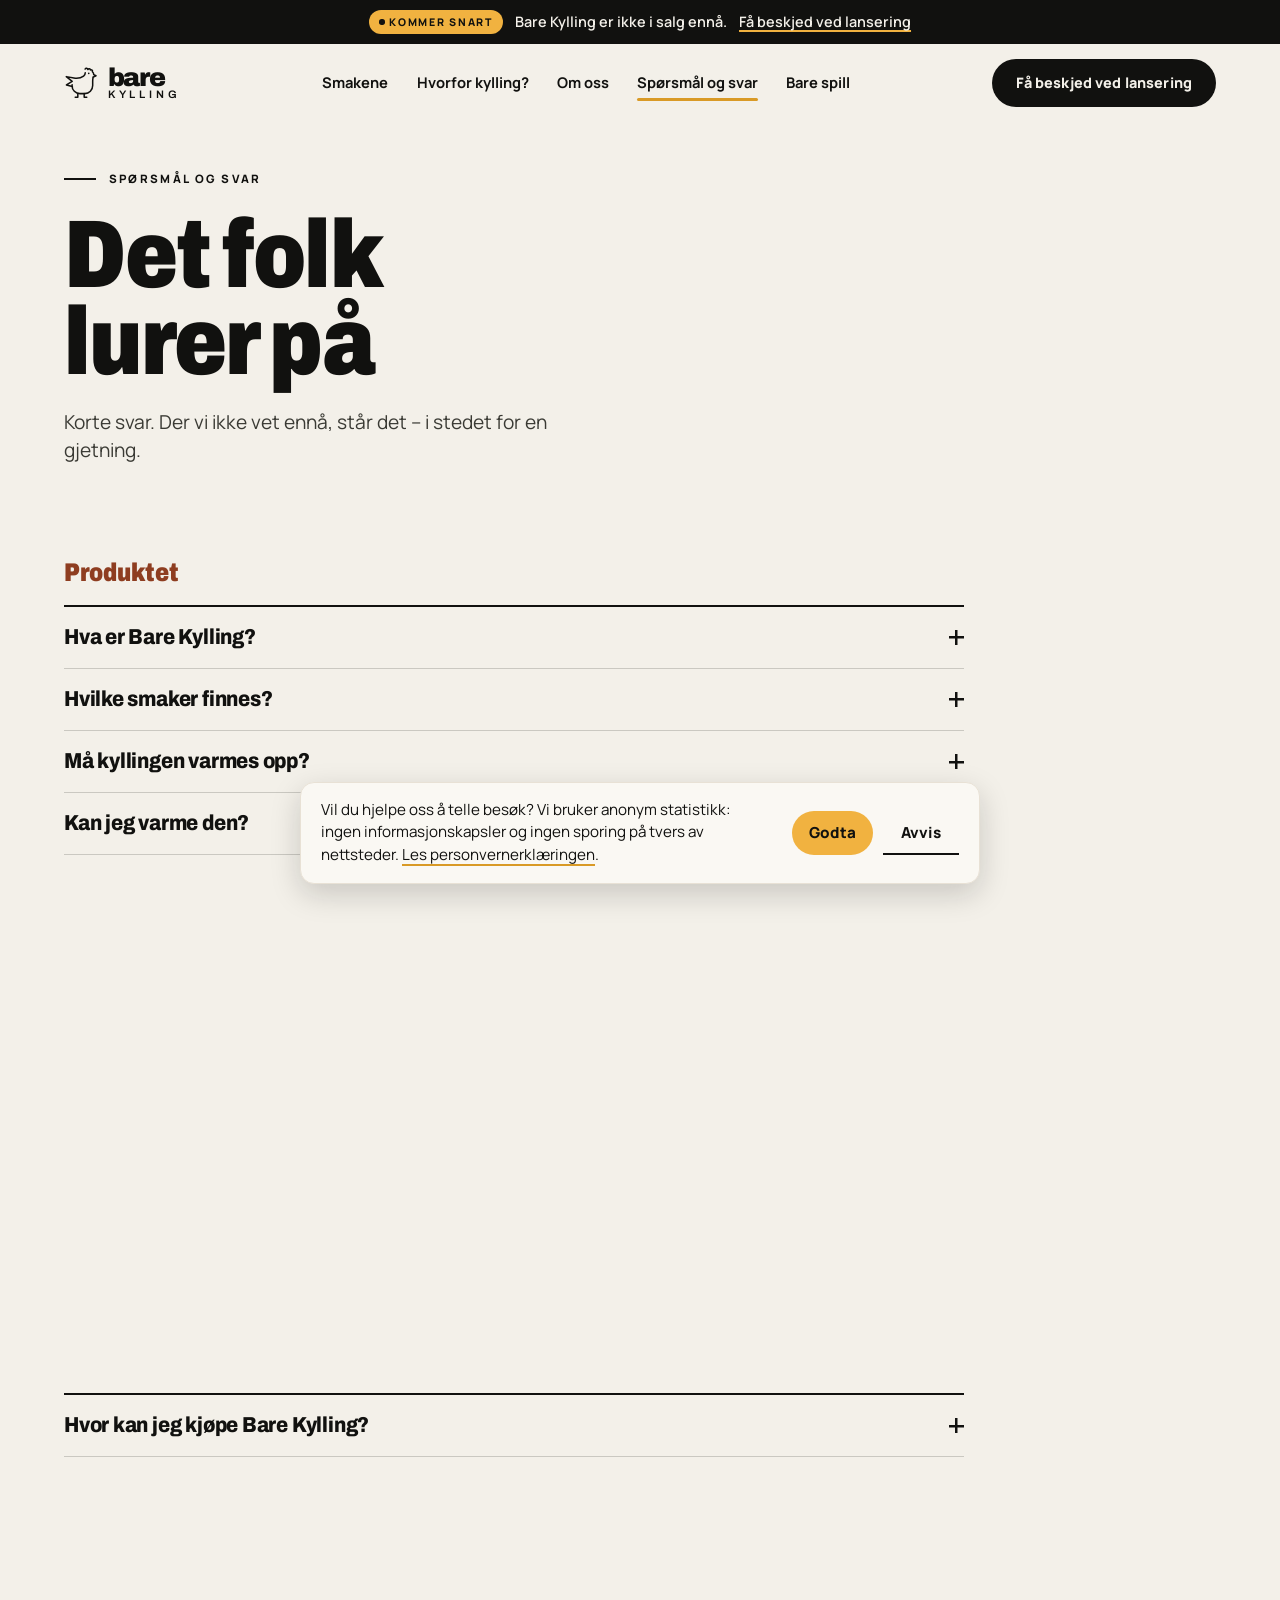
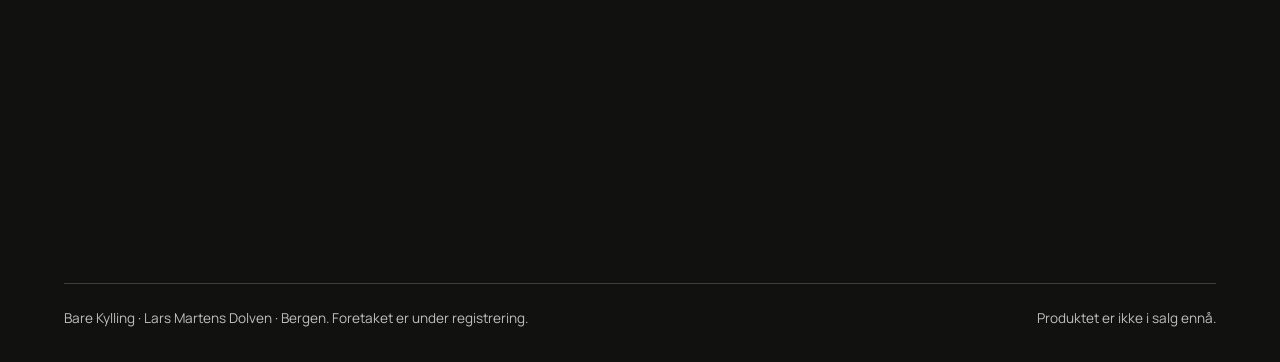
<file: bare-kylling/faq.html>
<!DOCTYPE html>
<html lang="nb">
<head>
<!-- BK:FELLES hode START -->
<meta charset="utf-8" />
<meta name="viewport" content="width=device-width, initial-scale=1, viewport-fit=cover" />
<meta name="theme-color" content="#F1B240" />
<meta name="color-scheme" content="light" />
<meta property="og:type" content="website" />
<meta property="og:locale" content="nb_NO" />
<meta property="og:site_name" content="Bare Kylling" />
<meta property="og:image" content="https://barekylling.no/images/og-bare-kylling.jpg" />
<meta property="og:image:width" content="1200" />
<meta property="og:image:height" content="630" />
<meta property="og:image:alt" content="To pakker Bare Kylling – Original og Sweet Paprika – på en kjøkkenbenk med krydder." />
<meta name="twitter:card" content="summary_large_image" />
<link rel="icon" href="data:image/svg+xml,%3Csvg xmlns='http://www.w3.org/2000/svg' viewBox='-10 -10 120 120'%3E%3Crect x='-10' y='-10' width='120' height='120' rx='26' fill='%2311110F'/%3E%3Cg fill='none' stroke='%23F3F0E9' stroke-width='6' stroke-linecap='round' stroke-linejoin='round'%3E%3Cpath d='M63.5 4c2.5-4 7.5-3 9 1.5 2.5-4 8-3 8.5 1.5 4-1.5 8 1.5 6.5 6 3 2.5 4.5 6 4.5 9.5l7.5 3.5-9 4.5'/%3E%3Cpath d='M90 30.5c-1 4.5-1.5 8-1.5 12.5v15.5C88.5 73.5 77 85 62.5 85h-16C32 85 20.5 73.5 20.5 59c0-1 0-2 .2-3'/%3E%3Cpath d='M21.5 61.5L2 56.5l19-12L1.5 29l25 4.5c12.5 2 24-.5 32-6.5 3.5-2.5 5.5-6.5 5.5-11'/%3E%3Cpath d='M39.5 84.5V97h-8.5M60.5 84.5V97h8.5'/%3E%3C/g%3E%3Ccircle cx='75.5' cy='18.5' r='3.4' fill='%23F3F0E9'/%3E%3C/svg%3E" />
<link rel="preconnect" href="https://fonts.googleapis.com" />
<link rel="preconnect" href="https://fonts.gstatic.com" crossorigin />
<link href="https://fonts.googleapis.com/css2?family=Archivo:wdth,wght@75..100,600..900&family=Manrope:wght@400..700&display=swap" rel="stylesheet" />
<link rel="stylesheet" href="css/style.css?v=20261109a" />
<!-- Slår på animasjoner før første opptegning (ingen blinking). Har brukeren
     «redusert bevegelse» på, brukes bare myke toninger (.anim--myk). -->
<script>(function(h){if(!('IntersectionObserver'in window))return;h.classList.add('anim');if(matchMedia('(prefers-reduced-motion: reduce)').matches)h.classList.add('anim--myk');setTimeout(function(){[].forEach.call(document.querySelectorAll('.hero__img,.launch__cutout img'),function(i){i.classList.add('klar')})},3000)})(document.documentElement)</script>
<!-- BK:FELLES hode END -->

<title>Spørsmål og svar – Bare Kylling</title>
<meta name="description" content="Må kyllingen varmes opp? Hvor lenge holder den? Hvor kommer kyllingen fra? Korte, ærlige svar på det folk lurer på om Bare Kylling." />
<meta property="og:title" content="Spørsmål og svar – Bare Kylling" />
<meta property="og:description" content="Må kyllingen varmes opp? Hvor lenge holder den? Korte, ærlige svar på det folk lurer på om Bare Kylling." />
<meta property="og:url" content="https://barekylling.no/faq" />
<link rel="canonical" href="https://barekylling.no/faq" />
</head>

<body>

<!-- BK:FELLES topp START -->
<a class="skip" href="#hovedinnhold">Hopp til hovedinnhold</a>

<!-- Felles SVG-definisjon: sirkelen stempelet i heroen skriver tekst langs -->
<svg class="svg-defs" aria-hidden="true" focusable="false">
  <defs><path id="sirkel" d="M60,60 m-47,0 a47,47 0 1,1 94,0 a47,47 0 1,1 -94,0" /></defs>
</svg>

<!-- ============================================================
     INFOSTRIPE – bytt tekst når produktet lanseres
     ============================================================ -->
<a class="topbar" href="venteliste">
  <span class="topbar__tag">Kommer snart</span>
  <span class="topbar__text">Bare Kylling er ikke i salg ennå.</span>
  <span class="topbar__link">Få beskjed ved lansering</span>
</a>

<!-- ============================================================
     NAVBAR
     ============================================================ -->
<header class="nav" id="nav">
  <div class="nav__inner shell">

    <a class="wordmark" href="./" aria-label="Bare Kylling – til forsiden">
      <span class="wordmark__icon" aria-hidden="true">
        <svg viewBox="-6 -6 112 112" fill="none" stroke="currentColor" stroke-width="5" stroke-linecap="round" stroke-linejoin="round" aria-hidden="true">
          <path d="M63.5 4c2.5-4 7.5-3 9 1.5 2.5-4 8-3 8.5 1.5 4-1.5 8 1.5 6.5 6 3 2.5 4.5 6 4.5 9.5l7.5 3.5-9 4.5" />
          <path d="M90 30.5c-1 4.5-1.5 8-1.5 12.5v15.5C88.5 73.5 77 85 62.5 85h-16C32 85 20.5 73.5 20.5 59c0-1 0-2 .2-3" />
          <path d="M21.5 61.5L2 56.5l19-12L1.5 29l25 4.5c12.5 2 24-.5 32-6.5 3.5-2.5 5.5-6.5 5.5-11" />
          <path d="M39.5 84.5V97h-8.5M60.5 84.5V97h8.5" />
          <circle cx="75.5" cy="18.5" r="2.7" fill="currentColor" stroke="none" />
        </svg>
      </span>
      <span class="wordmark__text">
        <span class="wordmark__bare">bare</span>
        <span class="wordmark__kylling">Kylling</span>
      </span>
    </a>

    <nav class="nav__links" aria-label="Hovedmeny">
      <a href="smakene">Smakene</a>
      <a href="hvorfor">Hvorfor kylling?</a>
      <a href="om-oss">Om oss</a>
      <a href="faq" aria-current="page">Spørsmål og svar</a>
      <a href="spill">Bare spill</a>
    </nav>

    <div class="nav__end">
      <a class="btn btn--ink nav__cta" href="venteliste">Få beskjed ved lansering</a>
      <button class="burger" id="burger" type="button" aria-expanded="false" aria-controls="meny" aria-label="Åpne meny">
        <span aria-hidden="true"></span>
        <span aria-hidden="true"></span>
      </button>
    </div>
  </div>
  <span class="nav__progress" aria-hidden="true"></span>
</header>

<div class="menu" id="meny" hidden>
  <nav class="menu__inner" aria-label="Meny">
    <a href="smakene">Smakene</a>
    <a href="hvorfor">Hvorfor kylling?</a>
    <a href="om-oss">Om oss</a>
    <a href="faq" aria-current="page">Spørsmål og svar</a>
    <a href="spill">Bare spill</a>
    <a class="btn btn--honey menu__cta" href="venteliste">Få beskjed ved lansering</a>
    <p class="menu__foot">Ekte mat. Ekte protein.</p>
  </nav>
</div>
<!-- BK:FELLES topp END -->

<main id="hovedinnhold">

<section class="subhero" aria-labelledby="side-tittel">
  <div class="shell">
    <div class="subhero__copy">
      <p class="kicker">Spørsmål og svar</p>
      <h1 class="display subhero__h1" id="side-tittel">Det folk<br />lurer på</h1>
      <p class="subhero__lead">Korte svar. Der vi ikke vet ennå, står det – i stedet for en gjetning.</p>
    </div>
  </div>
</section>

<!-- ============================================================
     SPØRSMÅL OG SVAR
     Svar med data-info fylles inn fra js/content.js når de er bekreftet.
     ============================================================ -->
<section class="faq" aria-label="Spørsmål og svar">
  <div class="shell faq__lists">
    <h2 class="faq__group">Produktet</h2>
    <div class="faq__list">
      <details class="qa">
        <summary><span>Hva er Bare Kylling?</span></summary>
        <div class="qa__body"><p>Ferdigstekt og ferdig krydret kyllingfilet i porsjonspakke på 150 g. Et mellommåltid du tar med deg og spiser rett fra pakken – naturens proteinbar, om du vil.</p></div>
      </details>
      <details class="qa">
        <summary><span>Hvilke smaker finnes?</span></summary>
        <div class="qa__body"><p>To: <strong>Original</strong> med salt, pepper og urter, og <strong>Sweet Paprika</strong>. Du kan lese om begge på <a href="smakene">smakssiden</a>.</p></div>
      </details>
      <details class="qa">
        <summary><span>Må kyllingen varmes opp?</span></summary>
        <div class="qa__body"><p>Nei. Den er ferdigstekt og trenger ingen tilberedning – du kan spise den kald, rett fra pakken.</p></div>
      </details>
      <details class="qa">
        <summary><span>Kan jeg varme den?</span></summary>
        <div class="qa__body"><p>Ja, i mikrobølgeovnen. Den er allerede ferdigstekt, så du varmer den bare fordi du har lyst på varm kylling.</p></div>
      </details>
      <details class="qa">
        <summary><span>Er kyllingen ferdig stekt?</span></summary>
        <div class="qa__body"><p>Ja. Den stekes og krydres før den pakkes, så den er klar til å spises når du åpner pakken.</p></div>
      </details>
      <details class="qa">
        <summary><span>Kan jeg ta den med meg?</span></summary>
        <div class="qa__body"><p>Ja, det er hele poenget. Pakken er flat og tar liten plass i sekken eller vesken. Hvordan den skal oppbevares underveis, oppgis sammen med holdbarheten.</p></div>
      </details>
      <details class="qa">
        <summary><span>Hvor lenge holder den?</span></summary>
        <div class="qa__body"><p data-info="holdbarhet">Godt spørsmål – det er akkurat det vi tester nå. Holdbarheten trykkes på pakken, og vi legger den ut her så snart den er fastsatt.</p></div>
      </details>
      <details class="qa">
        <summary><span>Hvordan skal den oppbevares?</span></summary>
        <div class="qa__body"><p data-info="oppbevaring">Vi jobber med saken sammen med produksjonen. Oppbevaringsanvisningen står her og på pakken før lansering.</p></div>
      </details>
      <details class="qa">
        <summary><span>Hvor kommer kyllingen fra?</span></summary>
        <div class="qa__body"><p data-info="opprinnelse">Fra en kylling – så mye kan vi love. Spøk til side: vi holder på å spikre leverandøren og oppgir opprinnelsesland her så snart avtalen er på plass.</p></div>
      </details>
      <details class="qa">
        <summary><span>Hvor mye protein er det i en pakke?</span></summary>
        <div class="qa__body"><p>Kyllingfilet er naturlig rik på protein, men det nøyaktige tallet – og antall kalorier – får du når lab-en er ferdig med næringsanalysen. Da står det i <a href="./#naering">næringsdeklarasjonen</a>.</p></div>
      </details>
      <details class="qa">
        <summary><span>Hva er i den, og hvilke allergener inneholder den?</span></summary>
        <div class="qa__body"><p>Kyllingfilet og krydder. Vi jobber med å låse resepten – den fullstendige ingrediensdeklarasjonen, med mengder, salt og allergener, publiseres så snart den er klar.</p></div>
      </details>
    </div>

    <h2 class="faq__group">Kjøp og lansering</h2>
    <div class="faq__list">
      <details class="qa" id="kjop">
        <summary><span>Hvor kan jeg kjøpe Bare Kylling?</span></summary>
        <div class="qa__body"><p>Ingen steder ennå – produktet er ikke i salg. <a href="venteliste">Sett deg på lista</a>, så sier vi fra så snart vi vet hvor den blir å få tak i.</p></div>
      </details>
      <details class="qa">
        <summary><span>Når lanserer dere?</span></summary>
        <div class="qa__body"><p>Vi jobber med første batch og har ingen dato å love ennå. På <a href="om-oss#status">Om oss</a> ser du hvor langt vi er kommet, og de som står på lista får beskjed først.</p></div>
      </details>
      <details class="qa">
        <summary><span>Hva skjer med mobilnummeret mitt?</span></summary>
        <div class="qa__body"><p>Du får én SMS når vi lanserer, med informasjon om hvor du får tak i kyllingen. Det er den eneste meldingen du får fra oss, og nummeret selges ikke og deles ikke med andre. Vil du strykes fra lista, kan du <a href="personvern#avmelding">melde deg av her</a> eller sende en e-post til <a href="mailto:post@barekylling.no?subject=Stryk%20meg%20fra%20ventelista">post@barekylling.no</a>. Mer om hvordan vi tar vare på nummeret, står i <a href="personvern">personvernerklæringen</a>.</p></div>
      </details>
    </div>

    <h2 class="faq__group">Oss</h2>
    <div class="faq__list">
      <details class="qa">
        <summary><span>Hvem står bak Bare Kylling?</span></summary>
        <div class="qa__body"><p>Lars Martens Dolven, som driver Bare Kylling som et enkeltpersonforetak i Bergen. Foretaket er under registrering. Les mer på <a href="om-oss">Om oss</a>.</p></div>
      </details>
      <details class="qa">
        <summary><span>Hva kom først – kyllingen eller egget?</span></summary>
        <div class="qa__body"><p>Filosofer har kranglet om det i årtusener. Vi har valgt side: kyllingen. Egget får lage sin egen nettside.</p></div>
      </details>
      <details class="qa">
        <summary><span>Hvorfor heter det Bare Kylling?</span></summary>
        <div class="qa__body"><p>Fordi det er det det er: kylling og krydder, ikke noe mer. Navnet tok fire sekunder. Logoen tok betydelig lenger.</p></div>
      </details>
      <details class="qa">
        <summary><span>Hvordan kan jeg kontakte dere?</span></summary>
        <div class="qa__body"><p>Send en e-post til <a href="mailto:post@barekylling.no?subject=Henvendelse%20fra%20nettsiden">post@barekylling.no</a>. Vil du ha beskjed når kyllingen kommer i salg, kan du sette deg på <a href="venteliste">ventelista</a>.</p></div>
      </details>
    </div>
  </div>
</section>

<!-- BK:FELLES cta START -->
<!-- ============================================================
     LANSERING – venteliste med skjema
     ============================================================ -->
<section class="launch launch--band" id="lansering" aria-labelledby="launch-tittel">
  <div class="shell launch__inner">
    <div class="launch__copy">
      <p class="kicker">Kommer snart</p>
      <h2 class="display launch__h2" id="launch-tittel">Vil du smake først?</h2>
      <p class="launch__lead">
        Første batch er under arbeid. Legg igjen mobilnummeret ditt, så får du
        én SMS når Bare Kylling er klar – og hvor du får tak i den.
      </p>

      <form class="form" id="venteliste" novalidate>
        <div class="form__row">
          <label class="sr-only" for="telefon">Mobilnummer</label>
          <input class="form__input" id="telefon" name="telefon" type="tel" inputmode="tel"
                 autocomplete="tel" placeholder="Mobilnummer (8 siffer)" maxlength="20" required
                 aria-describedby="form-status" />
          <button class="btn btn--ink btn--lg" type="submit">Sett meg på lista</button>
        </div>
        <!-- Skjult felt mot spamroboter: mennesker ser det ikke og fyller det aldri ut -->
        <div class="form__hp" aria-hidden="true">
          <label for="nettside">La dette feltet stå tomt</label>
          <input id="nettside" name="nettside" type="text" tabindex="-1" autocomplete="off" />
        </div>
        <label class="form__samtykke">
          <input class="form__boks" id="samtykke" name="samtykke" type="checkbox" required />
          <span>Ja, send meg én SMS når Bare Kylling lanserer. Jeg kan trekke samtykket når som helst. Les <a class="link" href="personvern">personvernerklæringen</a>.</span>
        </label>
        <p class="form__fine">Bare én SMS om lanseringen – ingenting mer. Nummeret selges ikke og deles ikke med andre.</p>
        <p class="form__status" id="form-status" role="status" aria-live="polite"></p>
      </form>
    </div>
    <div class="mascot mascot--stack launch__mascot">
      <p class="bubble" aria-live="polite" data-kakle>Vi maser ikke. Vi sier bare fra.</p>
      <button class="mascot__knapp" type="button" aria-label="Trykk på kyllingen, så sier den noe mer">
        <svg class="figure figure--lg" aria-hidden="true" focusable="false"><use href="images/figurer.svg#kylling-snakker"></use></svg>
      </button>
    </div>
  </div>
</section>
<!-- BK:FELLES cta END -->

</main>

<!-- BK:FELLES bunn START -->
<!-- ============================================================
     FOOTER
     ============================================================ -->
<footer class="foot">
  <!-- Pikselkyllingen går en tur langs kanten av og til – og er en snarvei til
       spillet (for mus og trykk; tastatur og skjermleser bruker lenken i menyen under) -->
  <a class="pikselkylling" href="spill" tabindex="-1" aria-hidden="true" title="Spill: Veien til Jobbsenteret"><i></i></a>
  <div class="shell">
    <div class="foot__mark" aria-hidden="true">
      <span class="foot__icon"><svg viewBox="-6 -6 112 112" fill="none" stroke="currentColor" stroke-width="5" stroke-linecap="round" stroke-linejoin="round" aria-hidden="true">
        <path d="M63.5 4c2.5-4 7.5-3 9 1.5 2.5-4 8-3 8.5 1.5 4-1.5 8 1.5 6.5 6 3 2.5 4.5 6 4.5 9.5l7.5 3.5-9 4.5" />
        <path d="M90 30.5c-1 4.5-1.5 8-1.5 12.5v15.5C88.5 73.5 77 85 62.5 85h-16C32 85 20.5 73.5 20.5 59c0-1 0-2 .2-3" />
        <path d="M21.5 61.5L2 56.5l19-12L1.5 29l25 4.5c12.5 2 24-.5 32-6.5 3.5-2.5 5.5-6.5 5.5-11" />
        <path d="M39.5 84.5V97h-8.5M60.5 84.5V97h8.5" />
        <circle cx="75.5" cy="18.5" r="2.7" fill="currentColor" stroke="none" />
        </svg></span>
      <span class="foot__bare">bare</span>
      <span class="foot__kylling">Kylling</span>
    </div>

    <div class="foot__cols">
      <nav class="foot__nav" aria-label="Bunnmeny">
        <p class="foot__h">Nettsiden</p>
        <a href="./">Forside</a>
        <a href="smakene">Smakene</a>
        <a href="hvorfor">Hvorfor kylling?</a>
        <a href="./#naering">Næringsinnhold</a>
        <a href="om-oss">Om oss</a>
        <a href="faq">Spørsmål og svar</a>
        <a href="venteliste">Venteliste</a>
        <a class="foot__spill" href="spill">Spillet: Veien til Jobbsenteret</a>
      </nav>
      <div class="foot__nav">
        <p class="foot__h">Om Bare Kylling</p>
        <p>Ferdigstekt kyllingfilet i porsjonspakke, i to smaker: Original med salt, pepper og urter, og Sweet Paprika. Et enkeltpersonforetak i Bergen, drevet av Lars Martens Dolven.</p>
        <p>Ekte mat. Ekte protein.</p>
      </div>
      <div class="foot__nav" data-kontakt>
        <p class="foot__h">Kontakt</p>
        <a class="link foot__epost" href="mailto:post@barekylling.no?subject=Henvendelse%20fra%20nettsiden">post@barekylling.no</a>
        <p>Spørsmål, smakeprøver eller samarbeid? Send oss en e-post.</p>
        <a href="personvern">Personvern og informasjonskapsler</a>
      </div>
    </div>

    <div class="foot__base">
      <p>Bare Kylling &middot; Lars Martens Dolven &middot; Bergen. Foretaket er under registrering.</p>
      <p>Produktet er ikke i salg ennå.</p>
    </div>
  </div>
</footer>
<!-- BK:FELLES bunn END -->

<a class="sticky-cta" href="venteliste">Få beskjed ved lansering</a>

<script src="js/content.js?v=20261109a"></script>
<script src="js/main.js?v=20261109a"></script>
</body>
</html>
</file>
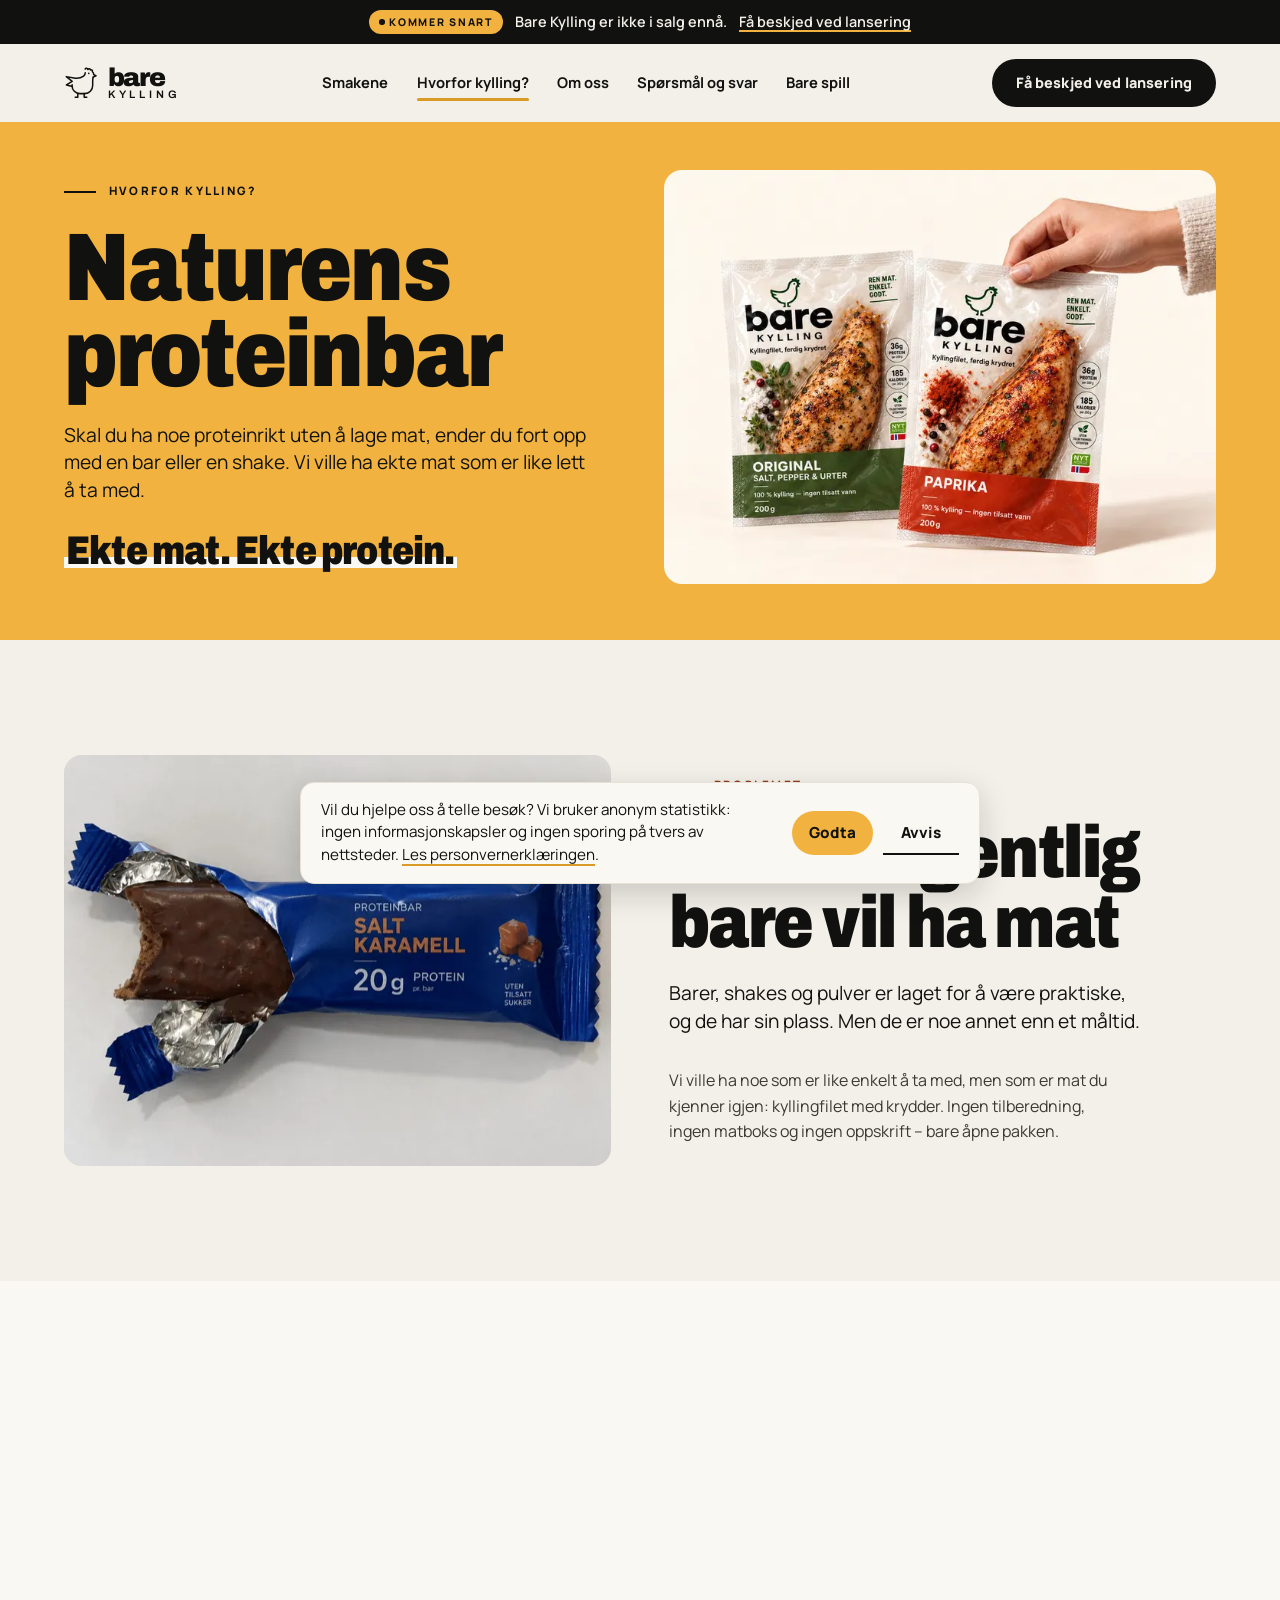
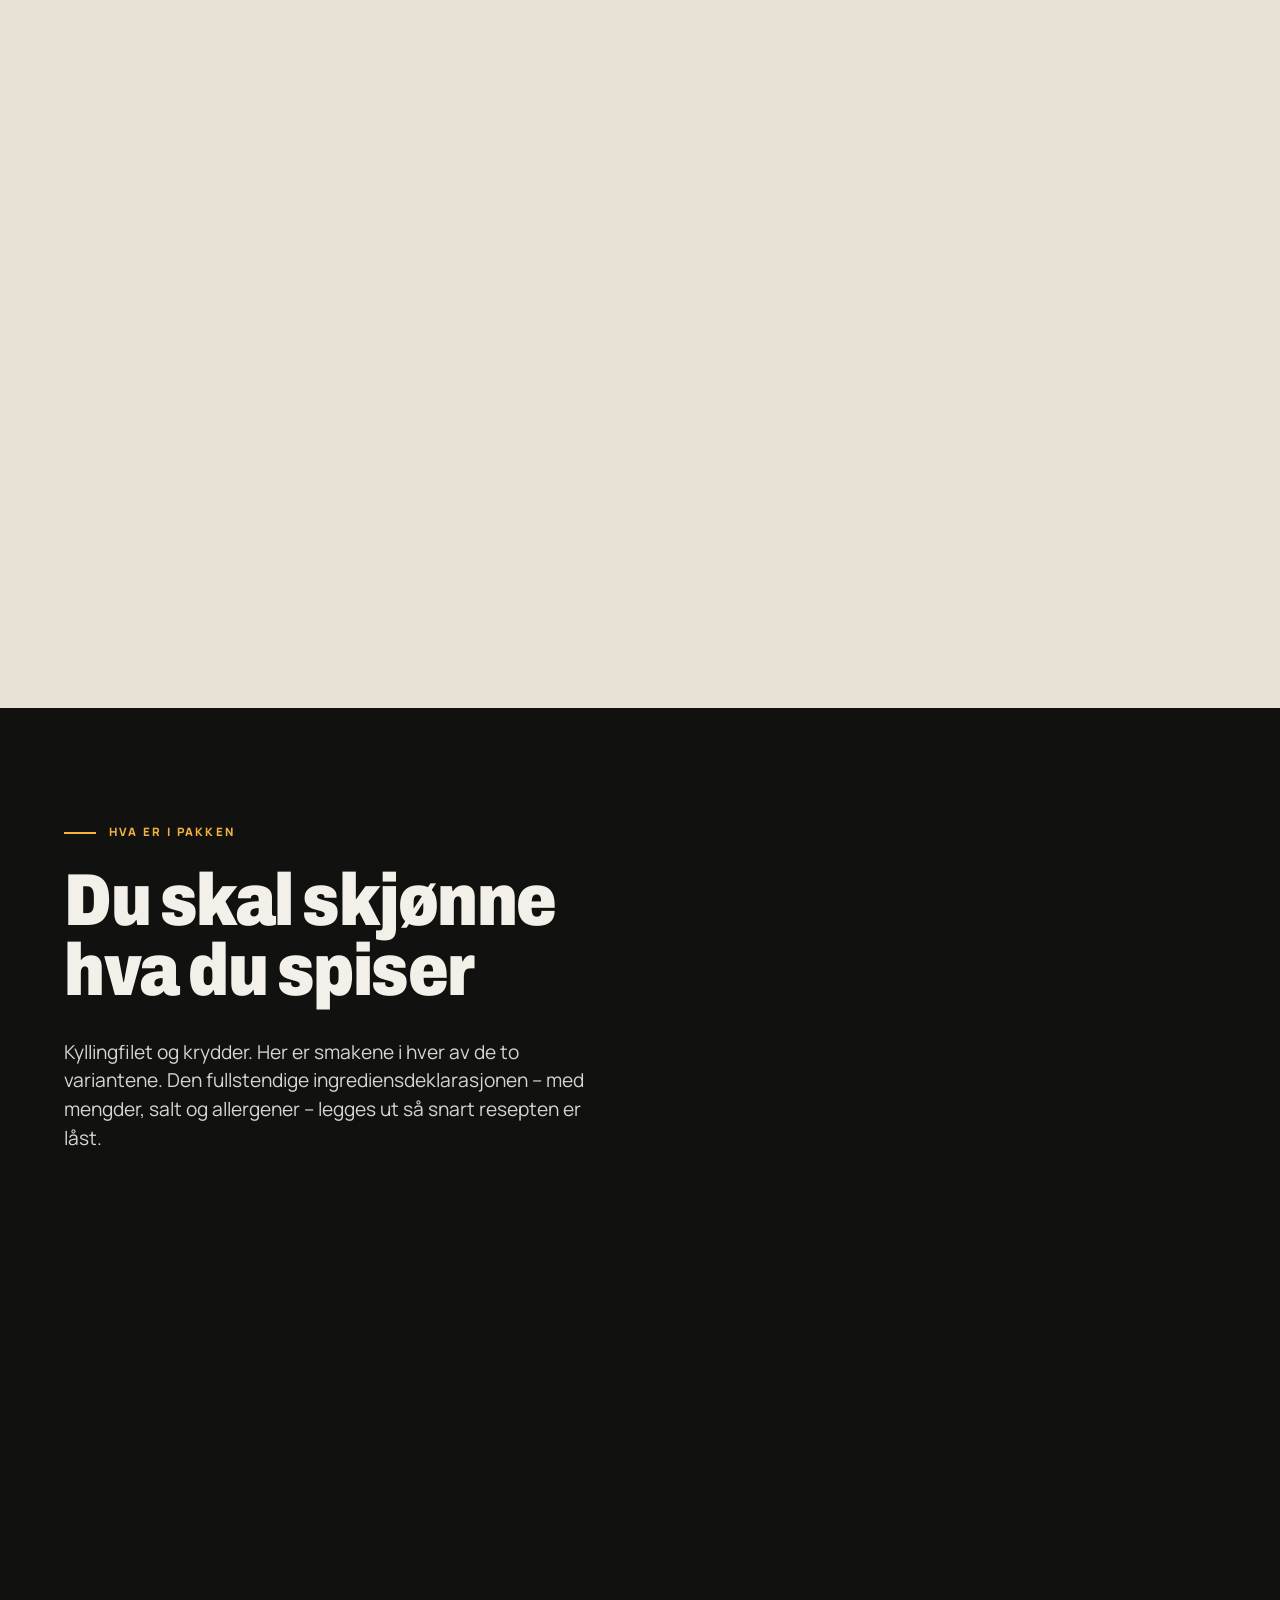
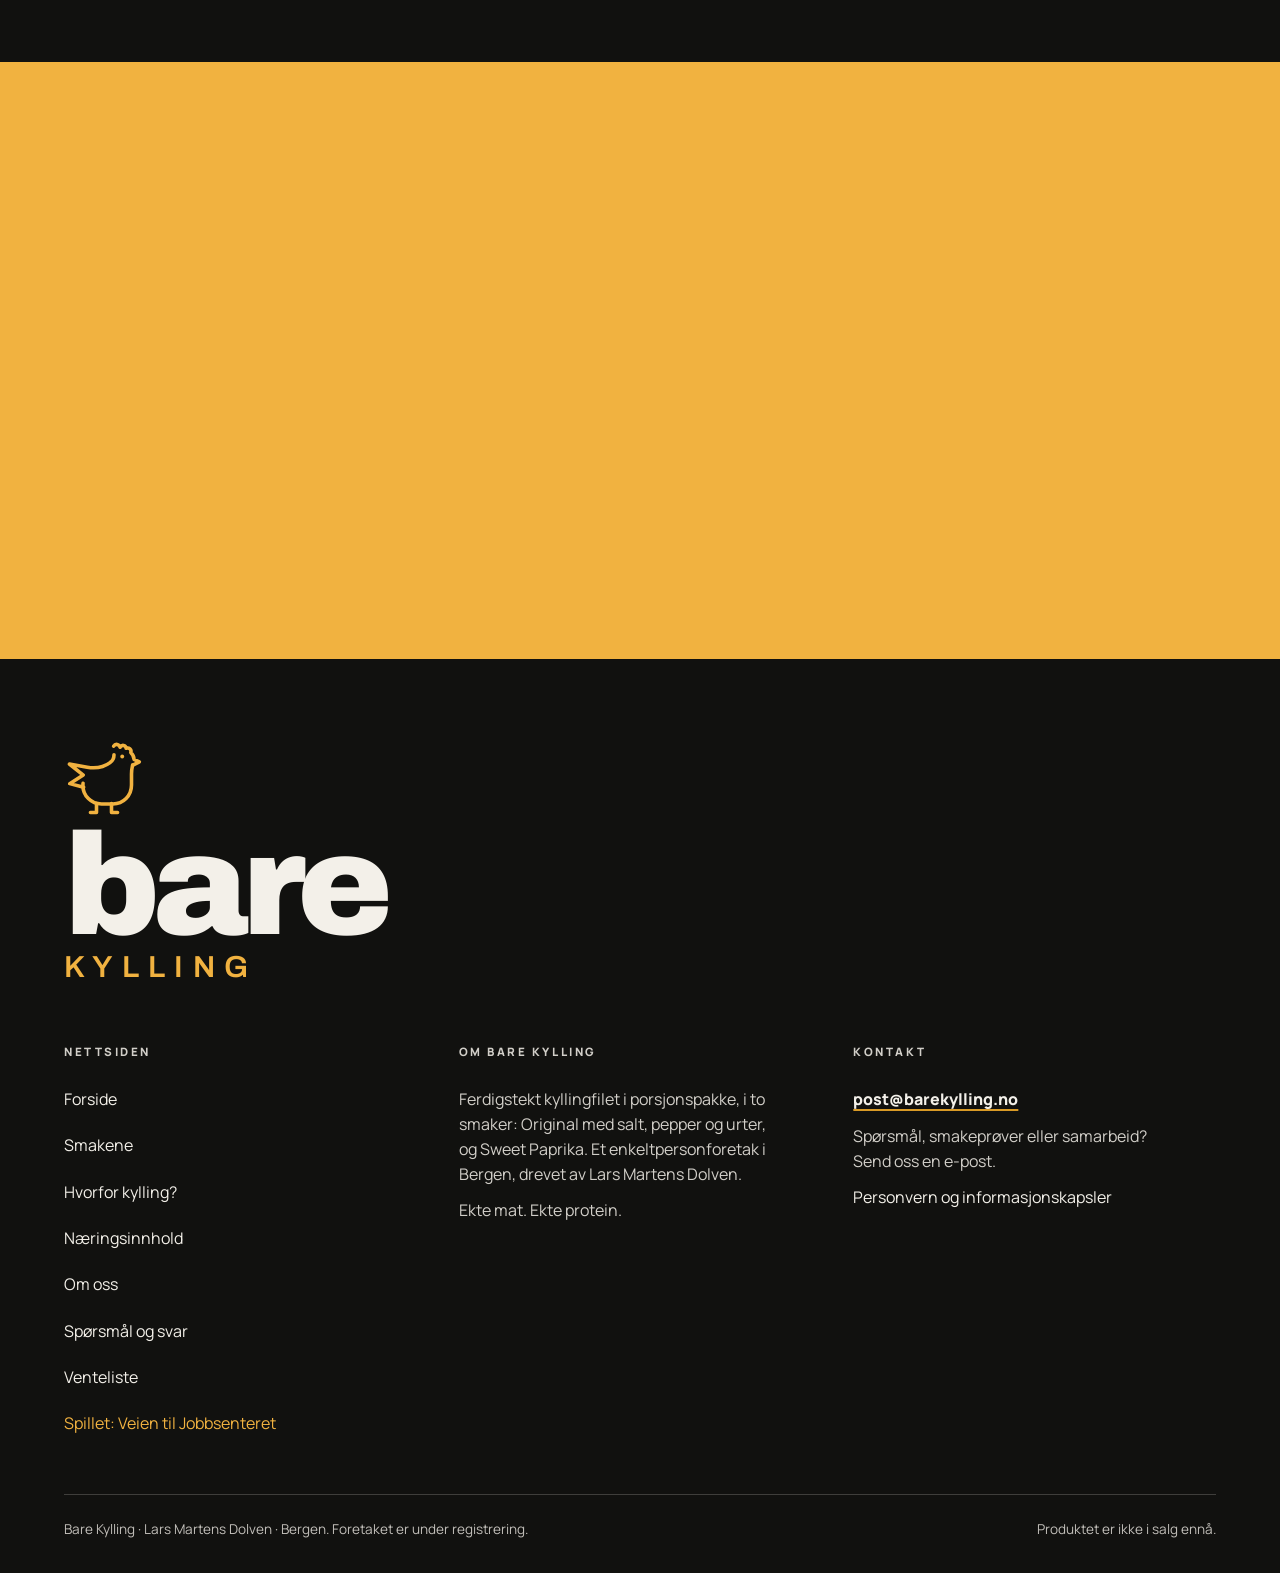
<file: bare-kylling/hvorfor.html>
<!DOCTYPE html>
<html lang="nb">
<head>
<!-- BK:FELLES hode START -->
<meta charset="utf-8" />
<meta name="viewport" content="width=device-width, initial-scale=1, viewport-fit=cover" />
<meta name="theme-color" content="#F1B240" />
<meta name="color-scheme" content="light" />
<meta property="og:type" content="website" />
<meta property="og:locale" content="nb_NO" />
<meta property="og:site_name" content="Bare Kylling" />
<meta property="og:image" content="https://barekylling.no/images/og-bare-kylling.jpg" />
<meta property="og:image:width" content="1200" />
<meta property="og:image:height" content="630" />
<meta property="og:image:alt" content="To pakker Bare Kylling – Original og Sweet Paprika – på en kjøkkenbenk med krydder." />
<meta name="twitter:card" content="summary_large_image" />
<link rel="icon" href="data:image/svg+xml,%3Csvg xmlns='http://www.w3.org/2000/svg' viewBox='-10 -10 120 120'%3E%3Crect x='-10' y='-10' width='120' height='120' rx='26' fill='%2311110F'/%3E%3Cg fill='none' stroke='%23F3F0E9' stroke-width='6' stroke-linecap='round' stroke-linejoin='round'%3E%3Cpath d='M63.5 4c2.5-4 7.5-3 9 1.5 2.5-4 8-3 8.5 1.5 4-1.5 8 1.5 6.5 6 3 2.5 4.5 6 4.5 9.5l7.5 3.5-9 4.5'/%3E%3Cpath d='M90 30.5c-1 4.5-1.5 8-1.5 12.5v15.5C88.5 73.5 77 85 62.5 85h-16C32 85 20.5 73.5 20.5 59c0-1 0-2 .2-3'/%3E%3Cpath d='M21.5 61.5L2 56.5l19-12L1.5 29l25 4.5c12.5 2 24-.5 32-6.5 3.5-2.5 5.5-6.5 5.5-11'/%3E%3Cpath d='M39.5 84.5V97h-8.5M60.5 84.5V97h8.5'/%3E%3C/g%3E%3Ccircle cx='75.5' cy='18.5' r='3.4' fill='%23F3F0E9'/%3E%3C/svg%3E" />
<link rel="preconnect" href="https://fonts.googleapis.com" />
<link rel="preconnect" href="https://fonts.gstatic.com" crossorigin />
<link href="https://fonts.googleapis.com/css2?family=Archivo:wdth,wght@75..100,600..900&family=Manrope:wght@400..700&display=swap" rel="stylesheet" />
<link rel="stylesheet" href="css/style.css?v=20261109a" />
<!-- Slår på animasjoner før første opptegning (ingen blinking). Har brukeren
     «redusert bevegelse» på, brukes bare myke toninger (.anim--myk). -->
<script>(function(h){if(!('IntersectionObserver'in window))return;h.classList.add('anim');if(matchMedia('(prefers-reduced-motion: reduce)').matches)h.classList.add('anim--myk');setTimeout(function(){[].forEach.call(document.querySelectorAll('.hero__img,.launch__cutout img'),function(i){i.classList.add('klar')})},3000)})(document.documentElement)</script>
<!-- BK:FELLES hode END -->

<title>Hvorfor kylling? Naturens proteinbar – Bare Kylling</title>
<meta name="description" content="Når du trenger protein på farten, blir det fort en bar eller en shake. Derfor lager vi ferdigstekt kyllingfilet du tar med og spiser rett fra pakken – og slik er den laget." />
<meta property="og:title" content="Hvorfor kylling? Naturens proteinbar – Bare Kylling" />
<meta property="og:description" content="Ekte mat. Ekte protein. Ferdigstekt kyllingfilet du tar med og spiser rett fra pakken." />
<meta property="og:url" content="https://barekylling.no/hvorfor" />
<link rel="canonical" href="https://barekylling.no/hvorfor" />
</head>

<body id="top">

<!-- BK:FELLES topp START -->
<a class="skip" href="#hovedinnhold">Hopp til hovedinnhold</a>

<!-- Felles SVG-definisjon: sirkelen stempelet i heroen skriver tekst langs -->
<svg class="svg-defs" aria-hidden="true" focusable="false">
  <defs><path id="sirkel" d="M60,60 m-47,0 a47,47 0 1,1 94,0 a47,47 0 1,1 -94,0" /></defs>
</svg>

<!-- ============================================================
     INFOSTRIPE – bytt tekst når produktet lanseres
     ============================================================ -->
<a class="topbar" href="venteliste">
  <span class="topbar__tag">Kommer snart</span>
  <span class="topbar__text">Bare Kylling er ikke i salg ennå.</span>
  <span class="topbar__link">Få beskjed ved lansering</span>
</a>

<!-- ============================================================
     NAVBAR
     ============================================================ -->
<header class="nav" id="nav">
  <div class="nav__inner shell">

    <a class="wordmark" href="./" aria-label="Bare Kylling – til forsiden">
      <span class="wordmark__icon" aria-hidden="true">
        <svg viewBox="-6 -6 112 112" fill="none" stroke="currentColor" stroke-width="5" stroke-linecap="round" stroke-linejoin="round" aria-hidden="true">
          <path d="M63.5 4c2.5-4 7.5-3 9 1.5 2.5-4 8-3 8.5 1.5 4-1.5 8 1.5 6.5 6 3 2.5 4.5 6 4.5 9.5l7.5 3.5-9 4.5" />
          <path d="M90 30.5c-1 4.5-1.5 8-1.5 12.5v15.5C88.5 73.5 77 85 62.5 85h-16C32 85 20.5 73.5 20.5 59c0-1 0-2 .2-3" />
          <path d="M21.5 61.5L2 56.5l19-12L1.5 29l25 4.5c12.5 2 24-.5 32-6.5 3.5-2.5 5.5-6.5 5.5-11" />
          <path d="M39.5 84.5V97h-8.5M60.5 84.5V97h8.5" />
          <circle cx="75.5" cy="18.5" r="2.7" fill="currentColor" stroke="none" />
        </svg>
      </span>
      <span class="wordmark__text">
        <span class="wordmark__bare">bare</span>
        <span class="wordmark__kylling">Kylling</span>
      </span>
    </a>

    <nav class="nav__links" aria-label="Hovedmeny">
      <a href="smakene">Smakene</a>
      <a href="hvorfor" aria-current="page">Hvorfor kylling?</a>
      <a href="om-oss">Om oss</a>
      <a href="faq">Spørsmål og svar</a>
      <a href="spill">Bare spill</a>
    </nav>

    <div class="nav__end">
      <a class="btn btn--ink nav__cta" href="venteliste">Få beskjed ved lansering</a>
      <button class="burger" id="burger" type="button" aria-expanded="false" aria-controls="meny" aria-label="Åpne meny">
        <span aria-hidden="true"></span>
        <span aria-hidden="true"></span>
      </button>
    </div>
  </div>
  <span class="nav__progress" aria-hidden="true"></span>
</header>

<div class="menu" id="meny" hidden>
  <nav class="menu__inner" aria-label="Meny">
    <a href="smakene">Smakene</a>
    <a href="hvorfor" aria-current="page">Hvorfor kylling?</a>
    <a href="om-oss">Om oss</a>
    <a href="faq">Spørsmål og svar</a>
    <a href="spill">Bare spill</a>
    <a class="btn btn--honey menu__cta" href="venteliste">Få beskjed ved lansering</a>
    <p class="menu__foot">Ekte mat. Ekte protein.</p>
  </nav>
</div>
<!-- BK:FELLES topp END -->

<main id="hovedinnhold">

<section class="subhero subhero--honey" aria-labelledby="side-tittel">
  <div class="shell subhero__grid">
    <div class="subhero__copy">
      <p class="kicker">Hvorfor kylling?</p>
      <h1 class="display subhero__h1" id="side-tittel">Naturens<br />proteinbar</h1>
      <p class="subhero__lead">Skal du ha noe proteinrikt uten å lage mat, ender du fort opp med en bar eller en shake. Vi ville ha ekte mat som er like lett å ta med.</p>
      <p class="turn"><span>Ekte mat. Ekte protein.</span></p>
    </div>
    <figure class="pic pic--4x3">
      <picture>
        <source type="image/webp"
                srcset="images/to-pakker-hand-lys-720.webp 720w, images/to-pakker-hand-lys-1100.webp 1100w, images/to-pakker-hand-lys-1448.webp 1448w"
                sizes="(min-width: 900px) 46vw, 100vw" />
        <img src="images/to-pakker-hand-lys.jpg"
             alt="En hånd løfter en pakke Bare Kylling Sweet Paprika ved siden av en pakke Original, mot en lys bakgrunn."
             width="1448" height="1086" fetchpriority="high" decoding="async" />
      </picture>
    </figure>
  </div>
</section>

<!-- ============================================================
     PROBLEMET
     ============================================================ -->
<section class="sec problem" id="problemet" aria-labelledby="problem-tittel">
  <div class="shell split">
    <figure class="pic pic--4x3 split__media">
      <picture>
        <source type="image/webp"
                srcset="images/proteinbar-salt-karamell-720.webp 720w, images/proteinbar-salt-karamell-1100.webp 1100w, images/proteinbar-salt-karamell-1448.webp 1448w"
                sizes="(min-width: 900px) 46vw, 100vw" />
        <img src="images/proteinbar-salt-karamell.jpg"
             alt="En påbitt proteinbar med salt karamell i blå innpakning."
             width="1448" height="1086" loading="lazy" decoding="async" />
      </picture>
    </figure>
    <div class="split__body">
      <p class="marker">Problemet</p>
      <h2 class="display" id="problem-tittel">Når du egentlig bare vil ha mat</h2>
      <p class="lead">Barer, shakes og pulver er laget for å være praktiske, og de har sin plass. Men de er noe annet enn et måltid.</p>
      <p class="split__text">Vi ville ha noe som er like enkelt å ta med, men som er mat du kjenner igjen: kyllingfilet med krydder. Ingen tilberedning, ingen matboks og ingen oppskrift – bare åpne pakken.</p>
    </div>
  </div>
</section>

<!-- ============================================================
     SLIK ER DEN LAGET – tre bånd
     ============================================================ -->
<section class="benefits-bands" aria-labelledby="bands-tittel">
  <h2 class="sr-only" id="bands-tittel">Tre grunner til å velge Bare Kylling</h2>

  <div class="ben ben--cream">
    <div class="shell ben__inner">
      <div class="ben__body">
        <svg class="figure ben__fig" aria-hidden="true" focusable="false"><use href="images/figurer.svg#kylling-sover"></use></svg>
        <h3 class="display ben__h3">Allerede ferdig</h3>
        <p>Kyllingfileten er stekt og krydret før den pakkes. Det eneste du gjør, er å åpne den.</p>
        <p>Du kan spise den kald rett fra pakken, eller varme den i mikrobølgeovnen – begge deler er riktig.</p>
      </div>
      <figure class="media media--ben">
        <picture>
          <source type="image/webp"
                  srcset="images/pakke-sweet-paprika-540.webp 540w, images/pakke-sweet-paprika-800.webp 800w, images/pakke-sweet-paprika-1086.webp 1086w"
                  sizes="(min-width: 900px) 45vw, 100vw" />
          <img src="images/pakke-sweet-paprika.jpg"
               alt="En pakke Bare Kylling Sweet Paprika forfra. Den krydrede kyllingfileten synes gjennom den klare emballasjen."
               width="1086" height="1448" loading="lazy" decoding="async" />
        </picture>
      </figure>
    </div>
  </div>

  <div class="ben ben--forest">
    <div class="shell ben__inner ben__inner--flip">
      <div class="ben__body">
        <svg class="figure ben__fig" aria-hidden="true" focusable="false"><use href="images/figurer.svg#kylling-flekser"></use></svg>
        <h3 class="display ben__h3">Ta den med</h3>
        <p>Pakken er flat og tar liten plass i sekken, treningsbagen eller vesken. Du trenger verken bestikk, tallerken eller mikro.</p>
      </div>
      <figure class="media media--ben">
        <picture>
          <source type="image/webp"
                  srcset="images/farten-treningsbag-540.webp 540w, images/farten-treningsbag-800.webp 800w, images/farten-treningsbag-1086.webp 1086w"
                  sizes="(min-width: 900px) 45vw, 100vw" />
          <img src="images/farten-treningsbag.jpg"
               alt="En pakke Bare Kylling Sweet Paprika oppi en åpen treningsbag på en benk i en garderobe, ved siden av en drikkeflaske og et håndkle."
               width="1086" height="1448" loading="lazy" decoding="async" />
        </picture>
      </figure>
    </div>
  </div>

  <div class="ben ben--beige">
    <div class="shell ben__inner">
      <div class="ben__body">
        <svg class="figure ben__fig" aria-hidden="true" focusable="false"><use href="images/figurer.svg#kylling-i-sekk"></use></svg>
        <h3 class="display ben__h3">Når det passer deg</h3>
        <p>Etter trening, i friminuttet, mellom to møter eller på vei hjem. Den er klar når du er klar – ikke omvendt.</p>
      </div>
      <figure class="media media--ben">
        <picture>
          <source type="image/webp"
                  srcset="images/farten-skolesekk-540.webp 540w, images/farten-skolesekk-800.webp 800w, images/farten-skolesekk-1122.webp 1122w"
                  sizes="(min-width: 900px) 45vw, 100vw" />
          <img src="images/farten-skolesekk.jpg"
               alt="En pakke Bare Kylling Original i en åpen skolesekk med bøker, ved en pult med drikkeflaske og notatbok."
               width="1122" height="1402" loading="lazy" decoding="async" />
        </picture>
      </figure>
    </div>
  </div>
</section>

<!-- ============================================================
     ÅPENHET – hva er i pakken (fylles fra js/content.js)
     ============================================================ -->
<section class="trans" id="innhold" aria-labelledby="trans-tittel">
  <div class="shell">
    <p class="marker marker--light">Hva er i pakken</p>
    <h2 class="display trans__h2" id="trans-tittel">Du skal skjønne<br />hva du spiser</h2>
    <p class="trans__intro">Kyllingfilet og krydder. Her er smakene i hver av de to variantene. Den fullstendige ingrediensdeklarasjonen – med mengder, salt og allergener – legges ut så snart resepten er låst.</p>

    <div class="trans__grid">
      <div class="trans__lists" data-ingredienser></div>

      <aside class="trans__stamp">
        <p class="trans__stamp-k">Innhold</p>
        <p class="trans__stamp-v" data-claim="rentKjott">Kylling og krydder</p>
        <p class="trans__stamp-note">Det er det som er i pakken. Mengder, salt og allergener kommer i den fullstendige deklarasjonen.</p>
      </aside>
    </div>

    <p class="trans__more"><a class="btn btn--honey" href="./#naering">Se næringsinnhold og allergener</a></p>
  </div>
</section>

<!-- BK:FELLES cta START -->
<!-- ============================================================
     LANSERING – venteliste med skjema
     ============================================================ -->
<section class="launch launch--band" id="lansering" aria-labelledby="launch-tittel">
  <div class="shell launch__inner">
    <div class="launch__copy">
      <p class="kicker">Kommer snart</p>
      <h2 class="display launch__h2" id="launch-tittel">Vil du smake først?</h2>
      <p class="launch__lead">
        Første batch er under arbeid. Legg igjen mobilnummeret ditt, så får du
        én SMS når Bare Kylling er klar – og hvor du får tak i den.
      </p>

      <form class="form" id="venteliste" novalidate>
        <div class="form__row">
          <label class="sr-only" for="telefon">Mobilnummer</label>
          <input class="form__input" id="telefon" name="telefon" type="tel" inputmode="tel"
                 autocomplete="tel" placeholder="Mobilnummer (8 siffer)" maxlength="20" required
                 aria-describedby="form-status" />
          <button class="btn btn--ink btn--lg" type="submit">Sett meg på lista</button>
        </div>
        <!-- Skjult felt mot spamroboter: mennesker ser det ikke og fyller det aldri ut -->
        <div class="form__hp" aria-hidden="true">
          <label for="nettside">La dette feltet stå tomt</label>
          <input id="nettside" name="nettside" type="text" tabindex="-1" autocomplete="off" />
        </div>
        <label class="form__samtykke">
          <input class="form__boks" id="samtykke" name="samtykke" type="checkbox" required />
          <span>Ja, send meg én SMS når Bare Kylling lanserer. Jeg kan trekke samtykket når som helst. Les <a class="link" href="personvern">personvernerklæringen</a>.</span>
        </label>
        <p class="form__fine">Bare én SMS om lanseringen – ingenting mer. Nummeret selges ikke og deles ikke med andre.</p>
        <p class="form__status" id="form-status" role="status" aria-live="polite"></p>
      </form>
    </div>
    <div class="mascot mascot--stack launch__mascot">
      <p class="bubble" aria-live="polite" data-kakle>Vi maser ikke. Vi sier bare fra.</p>
      <button class="mascot__knapp" type="button" aria-label="Trykk på kyllingen, så sier den noe mer">
        <svg class="figure figure--lg" aria-hidden="true" focusable="false"><use href="images/figurer.svg#kylling-snakker"></use></svg>
      </button>
    </div>
  </div>
</section>
<!-- BK:FELLES cta END -->

</main>

<!-- BK:FELLES bunn START -->
<!-- ============================================================
     FOOTER
     ============================================================ -->
<footer class="foot">
  <!-- Pikselkyllingen går en tur langs kanten av og til – og er en snarvei til
       spillet (for mus og trykk; tastatur og skjermleser bruker lenken i menyen under) -->
  <a class="pikselkylling" href="spill" tabindex="-1" aria-hidden="true" title="Spill: Veien til Jobbsenteret"><i></i></a>
  <div class="shell">
    <div class="foot__mark" aria-hidden="true">
      <span class="foot__icon"><svg viewBox="-6 -6 112 112" fill="none" stroke="currentColor" stroke-width="5" stroke-linecap="round" stroke-linejoin="round" aria-hidden="true">
        <path d="M63.5 4c2.5-4 7.5-3 9 1.5 2.5-4 8-3 8.5 1.5 4-1.5 8 1.5 6.5 6 3 2.5 4.5 6 4.5 9.5l7.5 3.5-9 4.5" />
        <path d="M90 30.5c-1 4.5-1.5 8-1.5 12.5v15.5C88.5 73.5 77 85 62.5 85h-16C32 85 20.5 73.5 20.5 59c0-1 0-2 .2-3" />
        <path d="M21.5 61.5L2 56.5l19-12L1.5 29l25 4.5c12.5 2 24-.5 32-6.5 3.5-2.5 5.5-6.5 5.5-11" />
        <path d="M39.5 84.5V97h-8.5M60.5 84.5V97h8.5" />
        <circle cx="75.5" cy="18.5" r="2.7" fill="currentColor" stroke="none" />
        </svg></span>
      <span class="foot__bare">bare</span>
      <span class="foot__kylling">Kylling</span>
    </div>

    <div class="foot__cols">
      <nav class="foot__nav" aria-label="Bunnmeny">
        <p class="foot__h">Nettsiden</p>
        <a href="./">Forside</a>
        <a href="smakene">Smakene</a>
        <a href="hvorfor">Hvorfor kylling?</a>
        <a href="./#naering">Næringsinnhold</a>
        <a href="om-oss">Om oss</a>
        <a href="faq">Spørsmål og svar</a>
        <a href="venteliste">Venteliste</a>
        <a class="foot__spill" href="spill">Spillet: Veien til Jobbsenteret</a>
      </nav>
      <div class="foot__nav">
        <p class="foot__h">Om Bare Kylling</p>
        <p>Ferdigstekt kyllingfilet i porsjonspakke, i to smaker: Original med salt, pepper og urter, og Sweet Paprika. Et enkeltpersonforetak i Bergen, drevet av Lars Martens Dolven.</p>
        <p>Ekte mat. Ekte protein.</p>
      </div>
      <div class="foot__nav" data-kontakt>
        <p class="foot__h">Kontakt</p>
        <a class="link foot__epost" href="mailto:post@barekylling.no?subject=Henvendelse%20fra%20nettsiden">post@barekylling.no</a>
        <p>Spørsmål, smakeprøver eller samarbeid? Send oss en e-post.</p>
        <a href="personvern">Personvern og informasjonskapsler</a>
      </div>
    </div>

    <div class="foot__base">
      <p>Bare Kylling &middot; Lars Martens Dolven &middot; Bergen. Foretaket er under registrering.</p>
      <p>Produktet er ikke i salg ennå.</p>
    </div>
  </div>
</footer>
<!-- BK:FELLES bunn END -->

<a class="sticky-cta" href="venteliste">Få beskjed ved lansering</a>

<script src="js/content.js?v=20261109a"></script>
<script src="js/main.js?v=20261109a"></script>
</body>
</html>
</file>
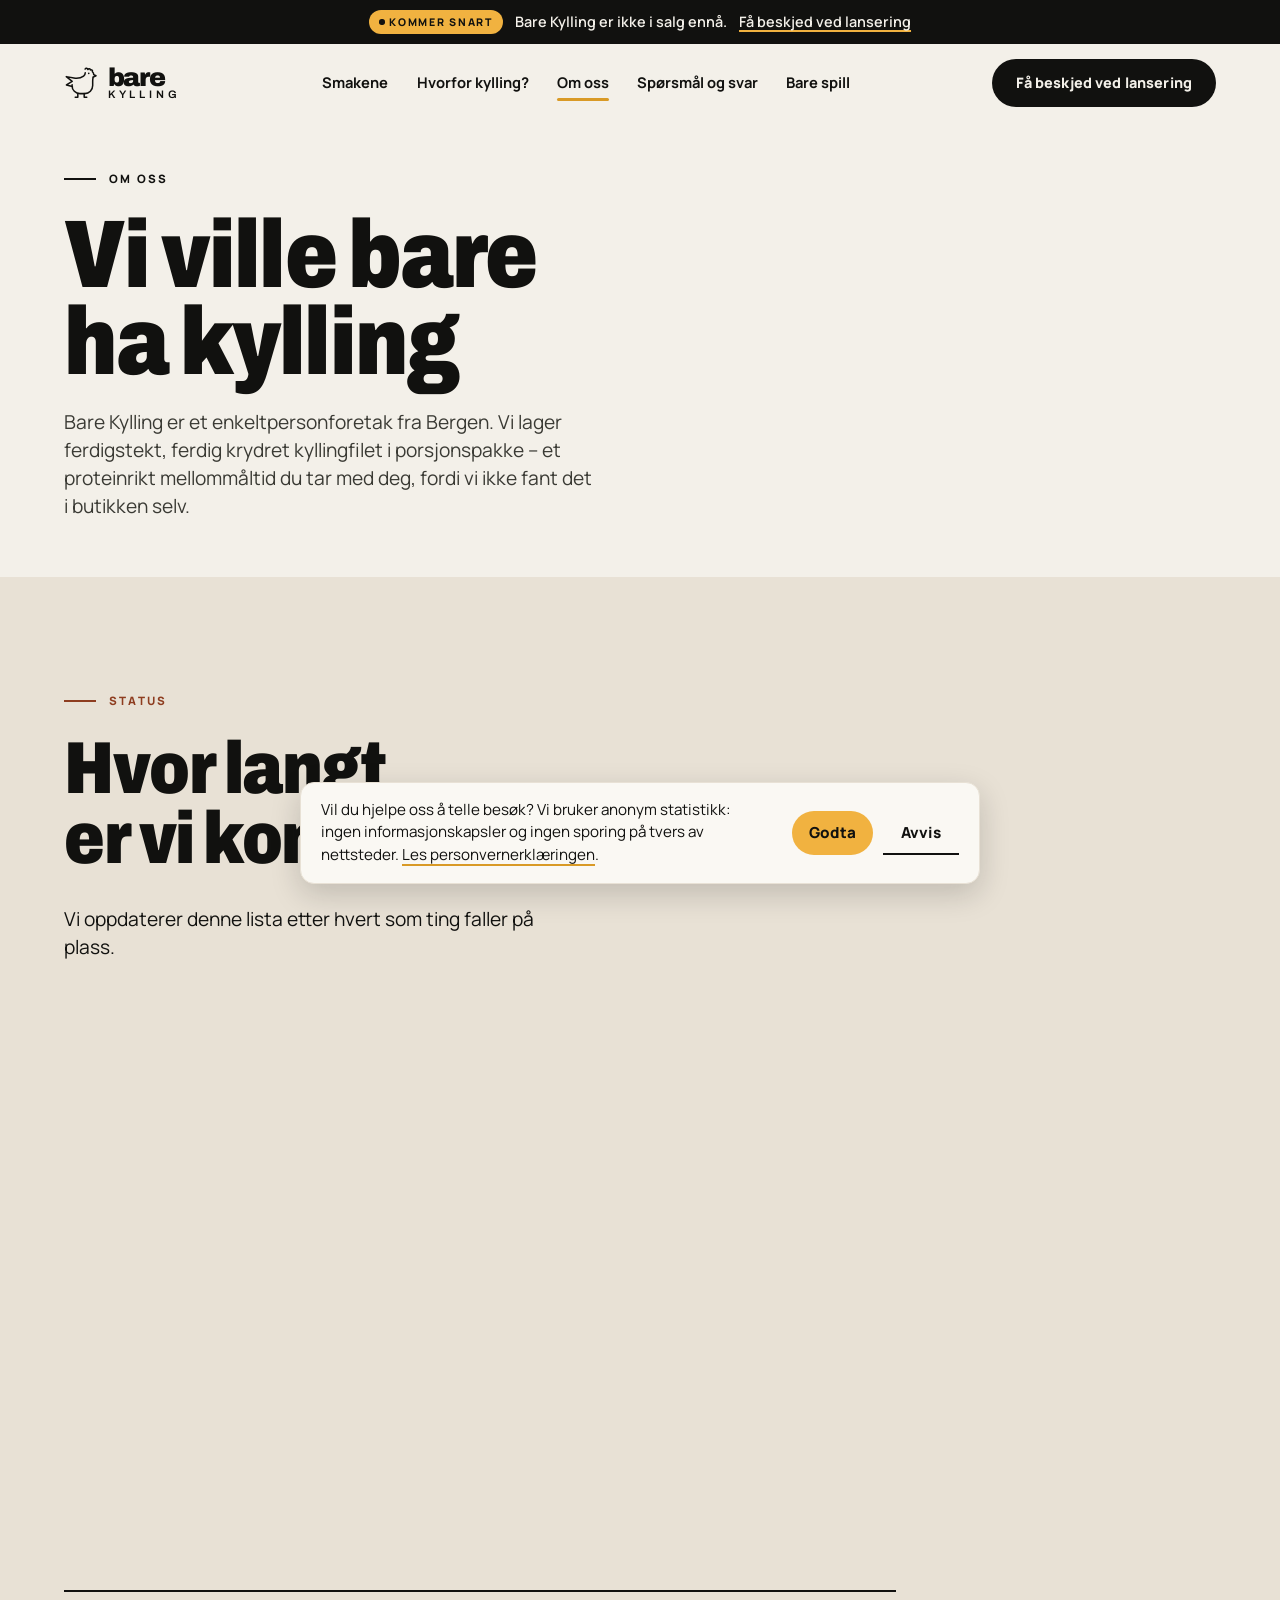
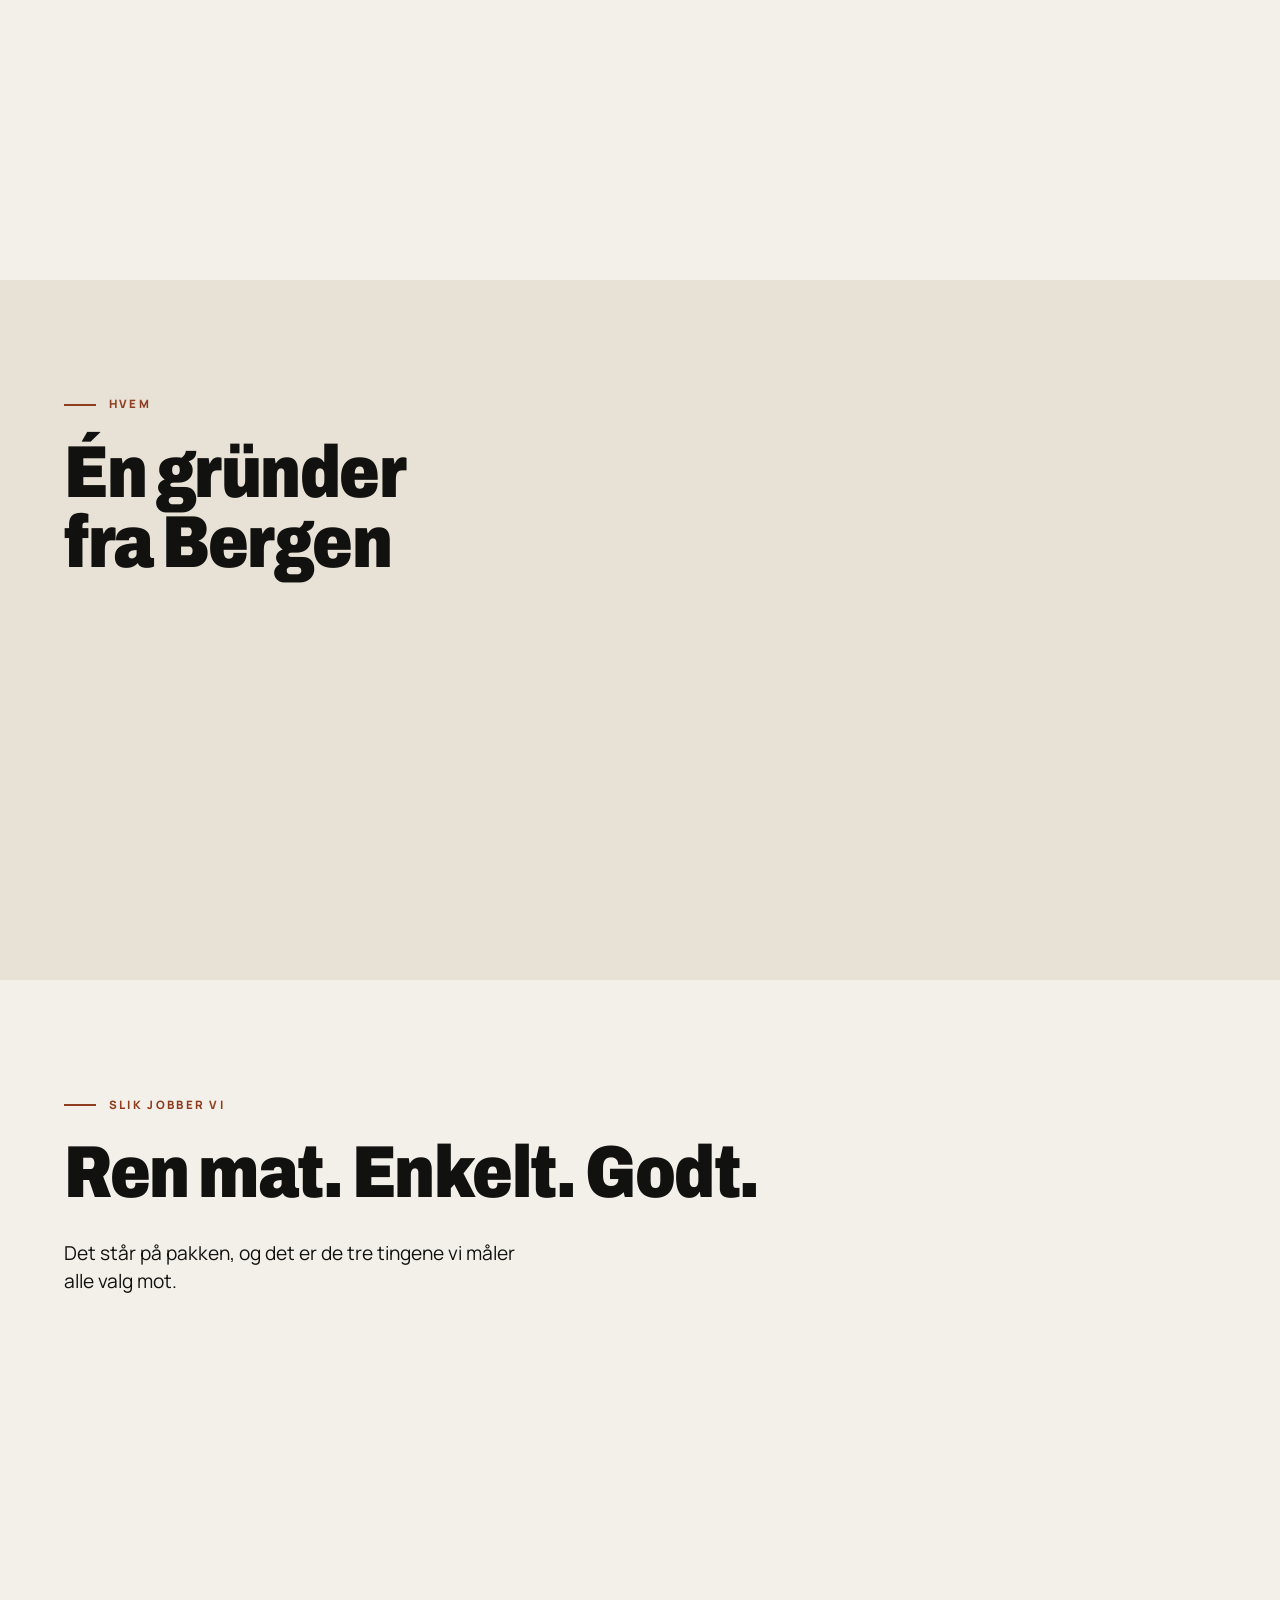
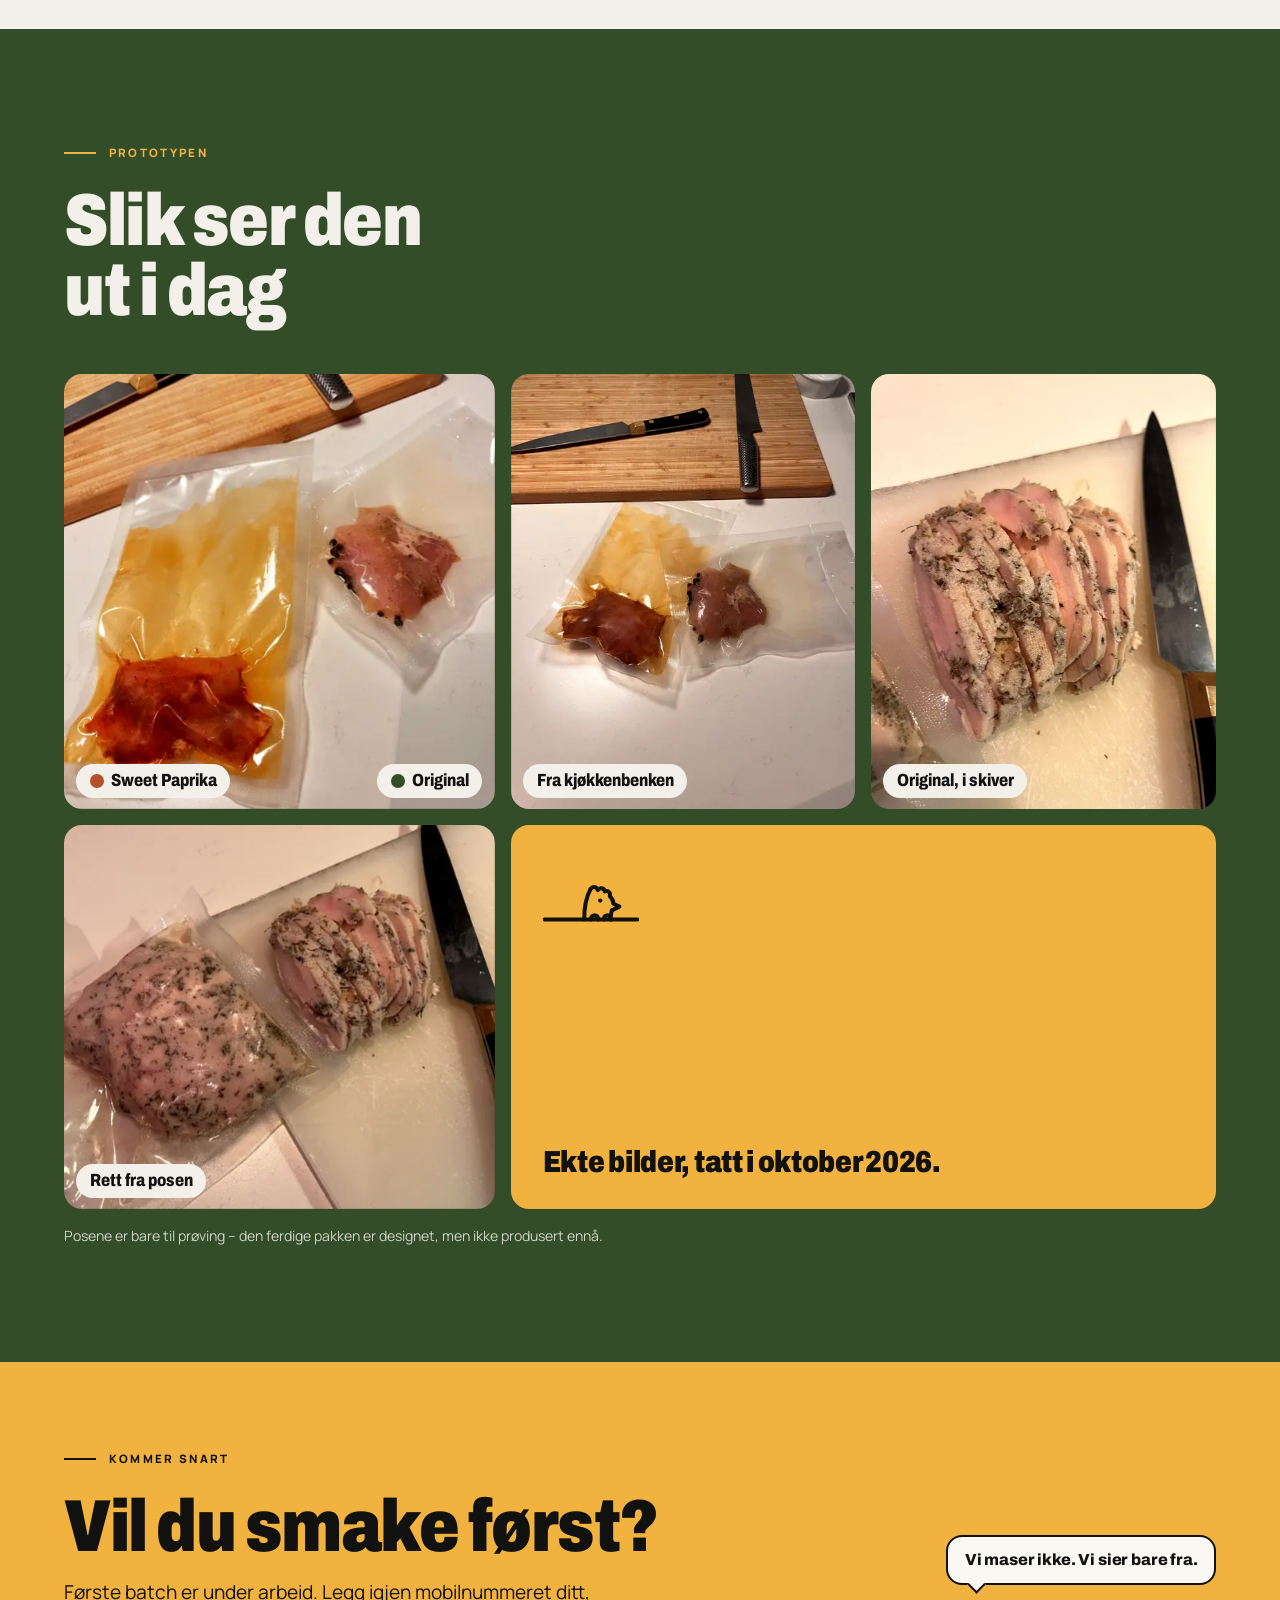
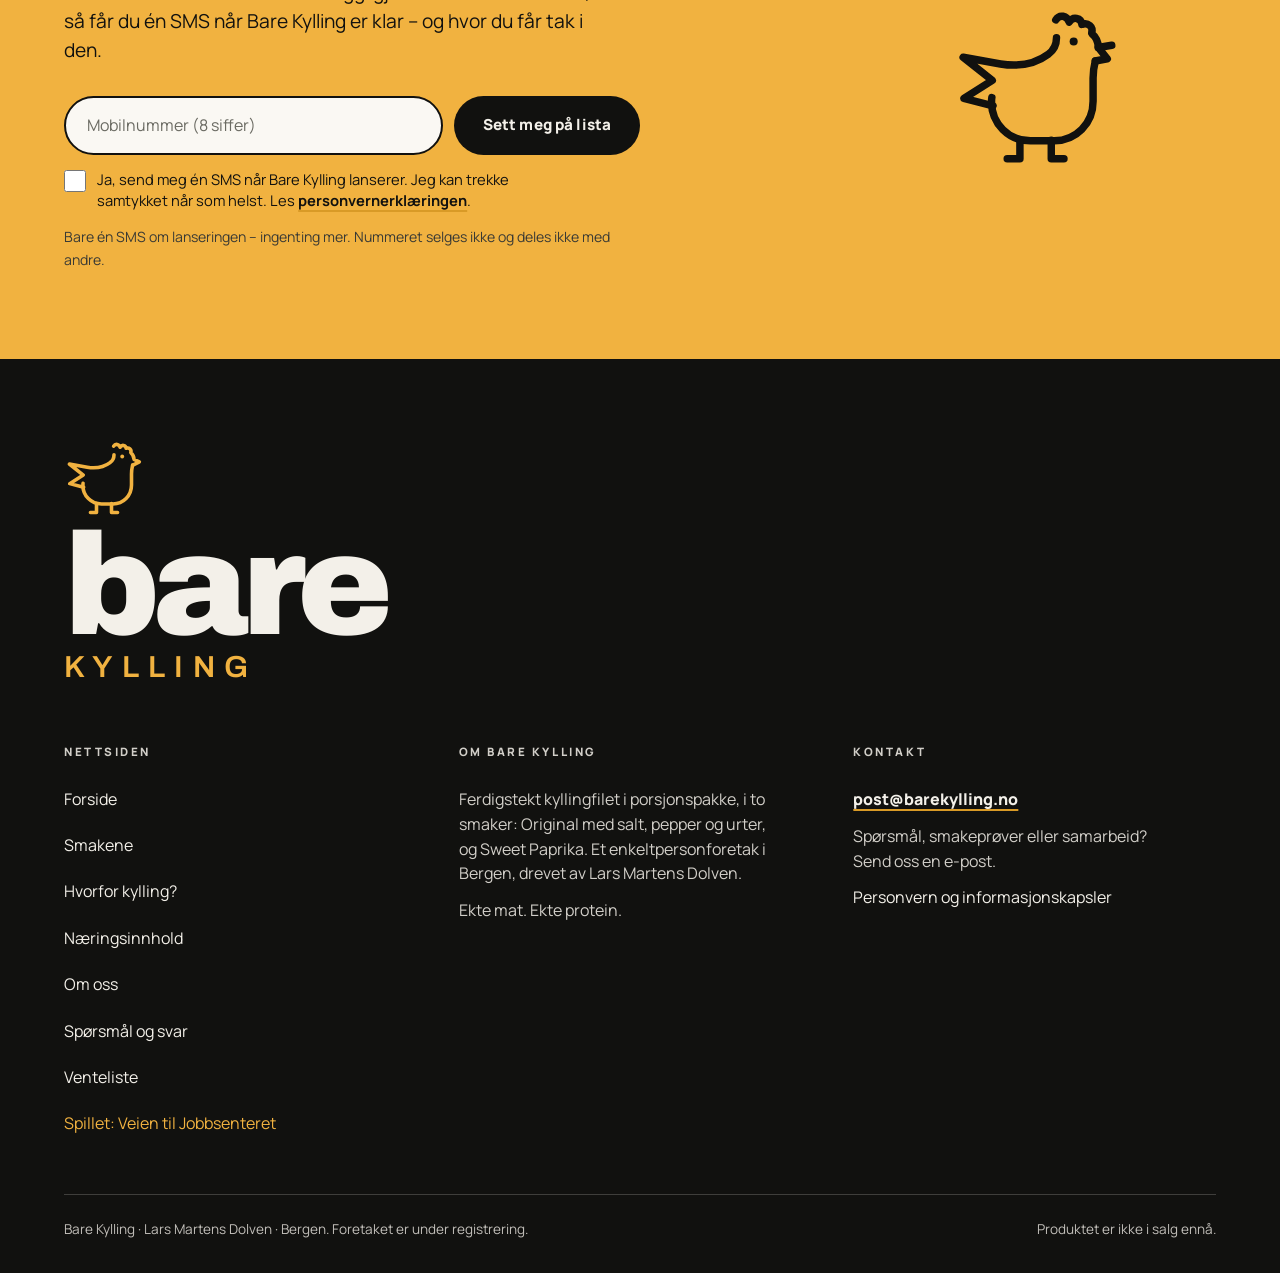
<file: bare-kylling/om-oss.html>
<!DOCTYPE html>
<html lang="nb">
<head>
<!-- BK:FELLES hode START -->
<meta charset="utf-8" />
<meta name="viewport" content="width=device-width, initial-scale=1, viewport-fit=cover" />
<meta name="theme-color" content="#F1B240" />
<meta name="color-scheme" content="light" />
<meta property="og:type" content="website" />
<meta property="og:locale" content="nb_NO" />
<meta property="og:site_name" content="Bare Kylling" />
<meta property="og:image" content="https://barekylling.no/images/og-bare-kylling.jpg" />
<meta property="og:image:width" content="1200" />
<meta property="og:image:height" content="630" />
<meta property="og:image:alt" content="To pakker Bare Kylling – Original og Sweet Paprika – på en kjøkkenbenk med krydder." />
<meta name="twitter:card" content="summary_large_image" />
<link rel="icon" href="data:image/svg+xml,%3Csvg xmlns='http://www.w3.org/2000/svg' viewBox='-10 -10 120 120'%3E%3Crect x='-10' y='-10' width='120' height='120' rx='26' fill='%2311110F'/%3E%3Cg fill='none' stroke='%23F3F0E9' stroke-width='6' stroke-linecap='round' stroke-linejoin='round'%3E%3Cpath d='M63.5 4c2.5-4 7.5-3 9 1.5 2.5-4 8-3 8.5 1.5 4-1.5 8 1.5 6.5 6 3 2.5 4.5 6 4.5 9.5l7.5 3.5-9 4.5'/%3E%3Cpath d='M90 30.5c-1 4.5-1.5 8-1.5 12.5v15.5C88.5 73.5 77 85 62.5 85h-16C32 85 20.5 73.5 20.5 59c0-1 0-2 .2-3'/%3E%3Cpath d='M21.5 61.5L2 56.5l19-12L1.5 29l25 4.5c12.5 2 24-.5 32-6.5 3.5-2.5 5.5-6.5 5.5-11'/%3E%3Cpath d='M39.5 84.5V97h-8.5M60.5 84.5V97h8.5'/%3E%3C/g%3E%3Ccircle cx='75.5' cy='18.5' r='3.4' fill='%23F3F0E9'/%3E%3C/svg%3E" />
<link rel="preconnect" href="https://fonts.googleapis.com" />
<link rel="preconnect" href="https://fonts.gstatic.com" crossorigin />
<link href="https://fonts.googleapis.com/css2?family=Archivo:wdth,wght@75..100,600..900&family=Manrope:wght@400..700&display=swap" rel="stylesheet" />
<link rel="stylesheet" href="css/style.css?v=20261109a" />
<!-- Slår på animasjoner før første opptegning (ingen blinking). Har brukeren
     «redusert bevegelse» på, brukes bare myke toninger (.anim--myk). -->
<script>(function(h){if(!('IntersectionObserver'in window))return;h.classList.add('anim');if(matchMedia('(prefers-reduced-motion: reduce)').matches)h.classList.add('anim--myk');setTimeout(function(){[].forEach.call(document.querySelectorAll('.hero__img,.launch__cutout img'),function(i){i.classList.add('klar')})},3000)})(document.documentElement)</script>
<!-- BK:FELLES hode END -->

<title>Om oss – Bare Kylling</title>
<meta name="description" content="Bare Kylling er et enkeltpersonforetak fra Bergen, drevet av Lars Martens Dolven, som lager ferdigstekt, ferdig krydret kyllingfilet – naturens proteinbar. Hvorfor det startet, hvordan vi jobber og hvor langt vi er kommet." />
<meta property="og:title" content="Om oss – Bare Kylling" />
<meta property="og:description" content="Enkeltpersonforetaket fra Bergen som lager ferdigstekt kyllingfilet i to smaker. Hvorfor det startet, og hvor langt vi er kommet." />
<meta property="og:url" content="https://barekylling.no/om-oss" />
<link rel="canonical" href="https://barekylling.no/om-oss" />
</head>

<body>

<!-- BK:FELLES topp START -->
<a class="skip" href="#hovedinnhold">Hopp til hovedinnhold</a>

<!-- Felles SVG-definisjon: sirkelen stempelet i heroen skriver tekst langs -->
<svg class="svg-defs" aria-hidden="true" focusable="false">
  <defs><path id="sirkel" d="M60,60 m-47,0 a47,47 0 1,1 94,0 a47,47 0 1,1 -94,0" /></defs>
</svg>

<!-- ============================================================
     INFOSTRIPE – bytt tekst når produktet lanseres
     ============================================================ -->
<a class="topbar" href="venteliste">
  <span class="topbar__tag">Kommer snart</span>
  <span class="topbar__text">Bare Kylling er ikke i salg ennå.</span>
  <span class="topbar__link">Få beskjed ved lansering</span>
</a>

<!-- ============================================================
     NAVBAR
     ============================================================ -->
<header class="nav" id="nav">
  <div class="nav__inner shell">

    <a class="wordmark" href="./" aria-label="Bare Kylling – til forsiden">
      <span class="wordmark__icon" aria-hidden="true">
        <svg viewBox="-6 -6 112 112" fill="none" stroke="currentColor" stroke-width="5" stroke-linecap="round" stroke-linejoin="round" aria-hidden="true">
          <path d="M63.5 4c2.5-4 7.5-3 9 1.5 2.5-4 8-3 8.5 1.5 4-1.5 8 1.5 6.5 6 3 2.5 4.5 6 4.5 9.5l7.5 3.5-9 4.5" />
          <path d="M90 30.5c-1 4.5-1.5 8-1.5 12.5v15.5C88.5 73.5 77 85 62.5 85h-16C32 85 20.5 73.5 20.5 59c0-1 0-2 .2-3" />
          <path d="M21.5 61.5L2 56.5l19-12L1.5 29l25 4.5c12.5 2 24-.5 32-6.5 3.5-2.5 5.5-6.5 5.5-11" />
          <path d="M39.5 84.5V97h-8.5M60.5 84.5V97h8.5" />
          <circle cx="75.5" cy="18.5" r="2.7" fill="currentColor" stroke="none" />
        </svg>
      </span>
      <span class="wordmark__text">
        <span class="wordmark__bare">bare</span>
        <span class="wordmark__kylling">Kylling</span>
      </span>
    </a>

    <nav class="nav__links" aria-label="Hovedmeny">
      <a href="smakene">Smakene</a>
      <a href="hvorfor">Hvorfor kylling?</a>
      <a href="om-oss" aria-current="page">Om oss</a>
      <a href="faq">Spørsmål og svar</a>
      <a href="spill">Bare spill</a>
    </nav>

    <div class="nav__end">
      <a class="btn btn--ink nav__cta" href="venteliste">Få beskjed ved lansering</a>
      <button class="burger" id="burger" type="button" aria-expanded="false" aria-controls="meny" aria-label="Åpne meny">
        <span aria-hidden="true"></span>
        <span aria-hidden="true"></span>
      </button>
    </div>
  </div>
  <span class="nav__progress" aria-hidden="true"></span>
</header>

<div class="menu" id="meny" hidden>
  <nav class="menu__inner" aria-label="Meny">
    <a href="smakene">Smakene</a>
    <a href="hvorfor">Hvorfor kylling?</a>
    <a href="om-oss" aria-current="page">Om oss</a>
    <a href="faq">Spørsmål og svar</a>
    <a href="spill">Bare spill</a>
    <a class="btn btn--honey menu__cta" href="venteliste">Få beskjed ved lansering</a>
    <p class="menu__foot">Ekte mat. Ekte protein.</p>
  </nav>
</div>
<!-- BK:FELLES topp END -->

<main id="hovedinnhold">

<section class="subhero" aria-labelledby="side-tittel">
  <div class="shell">
    <div class="subhero__copy">
      <p class="kicker">Om oss</p>
      <h1 class="display subhero__h1" id="side-tittel">Vi ville bare<br />ha kylling</h1>
      <p class="subhero__lead">Bare Kylling er et enkeltpersonforetak fra Bergen. Vi lager ferdigstekt, ferdig krydret kyllingfilet i porsjonspakke – et proteinrikt mellommåltid du tar med deg, fordi vi ikke fant det i butikken selv.</p>
    </div>
  </div>
</section>

<!-- ============================================================
     STATUS – hvor langt er vi kommet
     ============================================================ -->
<section class="about about--beige" id="status" aria-labelledby="status-tittel">
  <div class="shell">
    <p class="marker">Status</p>
    <h2 class="display about__h2" id="status-tittel">Hvor langt<br />er vi kommet?</h2>
    <p class="lead">Vi oppdaterer denne lista etter hvert som ting faller på plass.</p>

    <figure class="pic pic--3x2 about__figure">
      <picture>
        <source type="image/webp"
                srcset="images/krydder-oppskrift-720.webp 720w, images/krydder-oppskrift-1100.webp 1100w, images/krydder-oppskrift-1536.webp 1536w"
                sizes="(min-width: 900px) 52rem, 100vw" />
        <img src="images/krydder-oppskrift.jpg"
             alt="En person veier opp paprikapulver på en kjøkkenvekt og noterer i en notatbok. Ved siden av ligger krydret kyllingfilet, salt og pepperkorn."
             width="1536" height="1024" loading="lazy" decoding="async" />
      </picture>
    </figure>

    <dl class="status">
      <div class="status__row">
        <dt><span>Foretaket</span><span class="status__tag status__tag--now">Pågår</span></dt>
        <dd>Bare Kylling registreres som enkeltpersonforetak, med Lars Martens Dolven som innehaver.</dd>
      </div>
      <div class="status__row">
        <dt><span>Smakene</span><span class="status__tag status__tag--done">Ferdig</span></dt>
        <dd>To smaker er valgt: Original med salt, pepper og urter, og Sweet Paprika.</dd>
      </div>
      <div class="status__row">
        <dt><span>Emballasjen</span><span class="status__tag status__tag--done">Ferdig</span></dt>
        <dd>Designet er klart. Gjennomsiktig porsjonspakke på 150 g med smaksfarge nederst.</dd>
      </div>
      <div class="status__row">
        <dt><span>Resepten</span><span class="status__tag status__tag--now">Pågår</span></dt>
        <dd>Krydderblandingene finjusteres. Den endelige ingredienslisten med mengder og allergener publiseres når den er låst.</dd>
      </div>
      <div class="status__row">
        <dt><span>Næringsanalyse</span><span class="status__tag">Ikke startet</span></dt>
        <dd>Protein og energi per pakke oppgis først når det er målt i laboratorium. Fram til da skriver vi ingen tall.</dd>
      </div>
      <div class="status__row">
        <dt><span>Produksjon</span><span class="status__tag status__tag--now">Pågår</span></dt>
        <dd>Vi jobber med å få på plass første batch. Holdbarhet og oppbevaring fastsettes sammen med produksjonen.</dd>
      </div>
      <div class="status__row">
        <dt><span>Lansering</span><span class="status__tag">Ikke satt</span></dt>
        <dd>Ingen dato ennå. De som står på ventelista får beskjed først.</dd>
      </div>
    </dl>

    <div class="about__foot">
      <a class="btn btn--ink" href="venteliste">Få beskjed ved lansering</a>
      <a class="btn btn--ghost" href="smakene">Se smakene</a>
    </div>
  </div>
</section>

<!-- ============================================================
     HISTORIEN
     ============================================================ -->
<section class="about" id="historien" aria-labelledby="story-tittel">
  <div class="shell about__grid">
    <div>
      <p class="marker">Historien</p>
      <h2 class="display about__h2" id="story-tittel">Hvorfor finnes ikke bare ferdig, god kylling?</h2>
      <div class="about__body">
        <p>Spørsmålet dukket opp i en kjøledisk. Vi ville ha noe med protein som var klart til å spises der og da, og valget sto mellom proteinbarer, en shake, eller å gå hjem og steke kylling selv.</p>
        <p>Det vi egentlig lette etter, fantes ikke: kyllingfilet som allerede var stekt og krydret, pakket i én porsjon, og som smakte godt nok til at vi ville spise det kaldt rett fra pakken.</p>
        <p>Så vi bestemte oss for å lage det. To smaker, én pakkestørrelse, og noe du kan ta med deg og spise når du trenger det – som en proteinbar, bare laget av kylling.</p>
        <p class="turn"><span>Nå lager vi den.</span></p>
      </div>
    </div>
    <figure class="media media--about">
      <picture>
        <source type="image/webp"
                srcset="images/to-smaker-benk-720.webp 720w, images/to-smaker-benk-1100.webp 1100w, images/to-smaker-benk-1672.webp 1672w"
                sizes="(min-width: 768px) 42vw, 100vw" />
        <img src="images/to-smaker-benk.jpg"
             alt="De to pakkene Bare Kylling, Original og Sweet Paprika, på en solfylt kjøkkenbenk med rød paprika, hvitløk, pepperkorn og urter."
             width="1672" height="941" loading="lazy" decoding="async" />
      </picture>
    </figure>
  </div>
</section>

<!-- ============================================================
     HVEM
     ============================================================ -->
<section class="about about--beige" id="hvem" aria-labelledby="hvem-tittel">
  <div class="shell">
    <p class="marker">Hvem</p>
    <h2 class="display about__h2" id="hvem-tittel">Én gründer<br />fra Bergen</h2>
    <div class="about__body">
      <p>Bare Kylling drives av Lars Martens Dolven, som et enkeltpersonforetak i Bergen. Foretaket er under registrering nå. Det er et ekte selskap: eget produkt, egen emballasje, egen økonomi – og etter hvert egne kunder.</p>
      <p>Alt bygges trinn for trinn. Resept, produksjon og dokumentasjon låses ett steg av gangen, og vi legger ikke ut tall eller påstander før de er på plass. Lenger ned på siden ser du hvor langt vi er kommet.</p>
    </div>

    <!-- TEAMET – fyll inn og fjern kommentartegnene når dere vil vise dere fram.
         Ett kort per person. Bilder: kvadratiske, minst 600 × 600 px, lagt i images/.
         En «Om oss»-side med ekte navn og ansikter er det som skiller et
         lite foretak fra et hvilket som helst annet merke – bruk det.

    <ul class="team">
      <li class="team__card">
        <img class="team__img" src="images/team-fornavn.jpg" alt="" width="600" height="600" loading="lazy" />
        <p class="team__name">Fornavn Etternavn</p>
        <p class="team__role">Daglig leder</p>
      </li>
      <li class="team__card">
        <img class="team__img" src="images/team-fornavn.jpg" alt="" width="600" height="600" loading="lazy" />
        <p class="team__name">Fornavn Etternavn</p>
        <p class="team__role">Produkt og resept</p>
      </li>
    </ul>
    -->
  </div>
</section>

<!-- ============================================================
     SLIK JOBBER VI – verdiene er taglinen fra pakken
     ============================================================ -->
<section class="about" id="slik-jobber-vi" aria-labelledby="verdier-tittel">
  <div class="shell">
    <p class="marker">Slik jobber vi</p>
    <h2 class="display about__h2" id="verdier-tittel">Ren mat. Enkelt. Godt.</h2>
    <p class="lead">Det står på pakken, og det er de tre tingene vi måler alle valg mot.</p>
    <ul class="values">
      <li class="value">
        <svg class="icon" aria-hidden="true" focusable="false"><use href="images/figurer.svg#ikon-kylling"></use></svg>
        <h3>Ren mat</h3>
        <p>Kyllingfilet og krydder. Vi publiserer ikke tall vi ikke kan dokumentere – derfor venter næringstallene her på analysen fra laboratoriet.</p>
      </li>
      <li class="value">
        <svg class="icon" aria-hidden="true" focusable="false"><use href="images/figurer.svg#ikon-riv-opp"></use></svg>
        <h3>Enkelt</h3>
        <p>Riv opp og spis. Hvis noe ved produktet trenger en bruksanvisning, har vi gjort noe feil.</p>
      </li>
      <li class="value">
        <svg class="icon" aria-hidden="true" focusable="false"><use href="images/figurer.svg#ikon-panne"></use></svg>
        <h3>Godt</h3>
        <p>Sunt som ikke smaker godt, blir liggende i kjøleskapet. Hver smak er justert til vi selv ville spist den kald, uten noe ved siden av.</p>
      </li>
    </ul>
  </div>
</section>

<!-- ============================================================
     PROTOTYPEN – ekte bilder av prøvepakkene (resten av nettstedet
     viser den ferdige pakken)
     ============================================================ -->
<section class="about sec--forest proto" id="prototypen" aria-labelledby="proto-tittel">
  <div class="shell">
    <div class="proto__head">
      <div>
        <p class="marker marker--light">Prototypen</p>
        <h2 class="display about__h2" id="proto-tittel">Slik ser den<br />ut i dag</h2>
      </div>
      <div class="about__body">
        <p>Før fabrikken og før den ferdige pakken: kyllingfilet og krydder, vakuumpakket for hånd på kjøkkenbenken. Det er her de to smakene blir til.</p>
        <p>Hver runde blir smakt og justert. Resepten er ikke låst ennå – hvor langt vi er kommet, ser du <a class="link" href="#status">øverst på siden</a>.</p>
      </div>
    </div>

    <div class="proto__galleri">
      <figure class="moment proto__hoved">
        <picture>
          <source type="image/webp"
                  srcset="images/prototype-to-smaker-540.webp 540w, images/prototype-to-smaker-800.webp 800w, images/prototype-to-smaker-1200.webp 1200w"
                  sizes="(min-width: 900px) 34vw, 100vw" />
          <img src="images/prototype-to-smaker.jpg"
               alt="To vakuumpakkede kyllingfileter på en lys kjøkkenbenk. Til venstre Sweet Paprika i rødoransje marinade, til høyre Original med hel sort pepper. Bak ligger et skjærebrett med to kniver."
               width="1200" height="1500" loading="lazy" decoding="async" />
        </picture>
        <figcaption class="proto__smaker">
          <span class="moment__label"><span class="dot dot--paprika" aria-hidden="true"></span>Sweet Paprika</span>
          <span class="moment__label"><span class="dot dot--original" aria-hidden="true"></span>Original</span>
        </figcaption>
      </figure>
      <figure class="moment">
        <picture>
          <source type="image/webp"
                  srcset="images/prototype-kjokkenbenk-540.webp 540w, images/prototype-kjokkenbenk-800.webp 800w, images/prototype-kjokkenbenk-1200.webp 1200w"
                  sizes="(min-width: 900px) 26vw, 50vw" />
          <img src="images/prototype-kjokkenbenk.jpg"
               alt="De to prøvepakkene på kjøkkenbenken foran et skjærebrett med to kniver."
               width="1200" height="1413" loading="lazy" decoding="async" />
        </picture>
        <figcaption class="moment__label">Fra kjøkkenbenken</figcaption>
      </figure>
      <figure class="moment">
        <picture>
          <source type="image/webp"
                  srcset="images/prototype-skiver-540.webp 540w, images/prototype-skiver-800.webp 800w, images/prototype-skiver-1200.webp 1200w"
                  sizes="(min-width: 900px) 26vw, 50vw" />
          <img src="images/prototype-skiver.jpg"
               alt="Ferdig tilberedt kyllingfilet med urter og sort pepper, skåret i tynne skiver på et hvitt skjærebrett. Ved siden av ligger en kniv."
               width="1200" height="1500" loading="lazy" decoding="async" />
        </picture>
        <figcaption class="moment__label">Original, i skiver</figcaption>
      </figure>
      <figure class="moment">
        <picture>
          <source type="image/webp"
                  srcset="images/prototype-tilberedt-540.webp 540w, images/prototype-tilberedt-800.webp 800w, images/prototype-tilberedt-1200.webp 1200w"
                  sizes="(min-width: 900px) 34vw, 50vw" />
          <img src="images/prototype-tilberedt.jpg"
               alt="En vakuumpakket kyllingfilet med urter ved siden av en filet som er skåret i skiver, på et skjærebrett med en kniv."
               width="1200" height="1500" loading="lazy" decoding="async" />
        </picture>
        <figcaption class="moment__label">Rett fra posen</figcaption>
      </figure>
      <div class="moment moment--text">
        <svg class="figure" aria-hidden="true" focusable="false"><use href="images/figurer.svg#kylling-titter"></use></svg>
        <p class="moment__h">Ekte bilder, tatt i oktober 2026.</p>
      </div>
    </div>

    <p class="proto__note">Posene er bare til prøving – den ferdige pakken er designet, men ikke produsert ennå.</p>
  </div>
</section>

<!-- BK:FELLES cta START -->
<!-- ============================================================
     LANSERING – venteliste med skjema
     ============================================================ -->
<section class="launch launch--band" id="lansering" aria-labelledby="launch-tittel">
  <div class="shell launch__inner">
    <div class="launch__copy">
      <p class="kicker">Kommer snart</p>
      <h2 class="display launch__h2" id="launch-tittel">Vil du smake først?</h2>
      <p class="launch__lead">
        Første batch er under arbeid. Legg igjen mobilnummeret ditt, så får du
        én SMS når Bare Kylling er klar – og hvor du får tak i den.
      </p>

      <form class="form" id="venteliste" novalidate>
        <div class="form__row">
          <label class="sr-only" for="telefon">Mobilnummer</label>
          <input class="form__input" id="telefon" name="telefon" type="tel" inputmode="tel"
                 autocomplete="tel" placeholder="Mobilnummer (8 siffer)" maxlength="20" required
                 aria-describedby="form-status" />
          <button class="btn btn--ink btn--lg" type="submit">Sett meg på lista</button>
        </div>
        <!-- Skjult felt mot spamroboter: mennesker ser det ikke og fyller det aldri ut -->
        <div class="form__hp" aria-hidden="true">
          <label for="nettside">La dette feltet stå tomt</label>
          <input id="nettside" name="nettside" type="text" tabindex="-1" autocomplete="off" />
        </div>
        <label class="form__samtykke">
          <input class="form__boks" id="samtykke" name="samtykke" type="checkbox" required />
          <span>Ja, send meg én SMS når Bare Kylling lanserer. Jeg kan trekke samtykket når som helst. Les <a class="link" href="personvern">personvernerklæringen</a>.</span>
        </label>
        <p class="form__fine">Bare én SMS om lanseringen – ingenting mer. Nummeret selges ikke og deles ikke med andre.</p>
        <p class="form__status" id="form-status" role="status" aria-live="polite"></p>
      </form>
    </div>
    <div class="mascot mascot--stack launch__mascot">
      <p class="bubble" aria-live="polite" data-kakle>Vi maser ikke. Vi sier bare fra.</p>
      <button class="mascot__knapp" type="button" aria-label="Trykk på kyllingen, så sier den noe mer">
        <svg class="figure figure--lg" aria-hidden="true" focusable="false"><use href="images/figurer.svg#kylling-snakker"></use></svg>
      </button>
    </div>
  </div>
</section>
<!-- BK:FELLES cta END -->

</main>

<!-- BK:FELLES bunn START -->
<!-- ============================================================
     FOOTER
     ============================================================ -->
<footer class="foot">
  <!-- Pikselkyllingen går en tur langs kanten av og til – og er en snarvei til
       spillet (for mus og trykk; tastatur og skjermleser bruker lenken i menyen under) -->
  <a class="pikselkylling" href="spill" tabindex="-1" aria-hidden="true" title="Spill: Veien til Jobbsenteret"><i></i></a>
  <div class="shell">
    <div class="foot__mark" aria-hidden="true">
      <span class="foot__icon"><svg viewBox="-6 -6 112 112" fill="none" stroke="currentColor" stroke-width="5" stroke-linecap="round" stroke-linejoin="round" aria-hidden="true">
        <path d="M63.5 4c2.5-4 7.5-3 9 1.5 2.5-4 8-3 8.5 1.5 4-1.5 8 1.5 6.5 6 3 2.5 4.5 6 4.5 9.5l7.5 3.5-9 4.5" />
        <path d="M90 30.5c-1 4.5-1.5 8-1.5 12.5v15.5C88.5 73.5 77 85 62.5 85h-16C32 85 20.5 73.5 20.5 59c0-1 0-2 .2-3" />
        <path d="M21.5 61.5L2 56.5l19-12L1.5 29l25 4.5c12.5 2 24-.5 32-6.5 3.5-2.5 5.5-6.5 5.5-11" />
        <path d="M39.5 84.5V97h-8.5M60.5 84.5V97h8.5" />
        <circle cx="75.5" cy="18.5" r="2.7" fill="currentColor" stroke="none" />
        </svg></span>
      <span class="foot__bare">bare</span>
      <span class="foot__kylling">Kylling</span>
    </div>

    <div class="foot__cols">
      <nav class="foot__nav" aria-label="Bunnmeny">
        <p class="foot__h">Nettsiden</p>
        <a href="./">Forside</a>
        <a href="smakene">Smakene</a>
        <a href="hvorfor">Hvorfor kylling?</a>
        <a href="./#naering">Næringsinnhold</a>
        <a href="om-oss">Om oss</a>
        <a href="faq">Spørsmål og svar</a>
        <a href="venteliste">Venteliste</a>
        <a class="foot__spill" href="spill">Spillet: Veien til Jobbsenteret</a>
      </nav>
      <div class="foot__nav">
        <p class="foot__h">Om Bare Kylling</p>
        <p>Ferdigstekt kyllingfilet i porsjonspakke, i to smaker: Original med salt, pepper og urter, og Sweet Paprika. Et enkeltpersonforetak i Bergen, drevet av Lars Martens Dolven.</p>
        <p>Ekte mat. Ekte protein.</p>
      </div>
      <div class="foot__nav" data-kontakt>
        <p class="foot__h">Kontakt</p>
        <a class="link foot__epost" href="mailto:post@barekylling.no?subject=Henvendelse%20fra%20nettsiden">post@barekylling.no</a>
        <p>Spørsmål, smakeprøver eller samarbeid? Send oss en e-post.</p>
        <a href="personvern">Personvern og informasjonskapsler</a>
      </div>
    </div>

    <div class="foot__base">
      <p>Bare Kylling &middot; Lars Martens Dolven &middot; Bergen. Foretaket er under registrering.</p>
      <p>Produktet er ikke i salg ennå.</p>
    </div>
  </div>
</footer>
<!-- BK:FELLES bunn END -->

<a class="sticky-cta" href="venteliste">Få beskjed ved lansering</a>

<script src="js/content.js?v=20261109a"></script>
<script src="js/main.js?v=20261109a"></script>
</body>
</html>
</file>
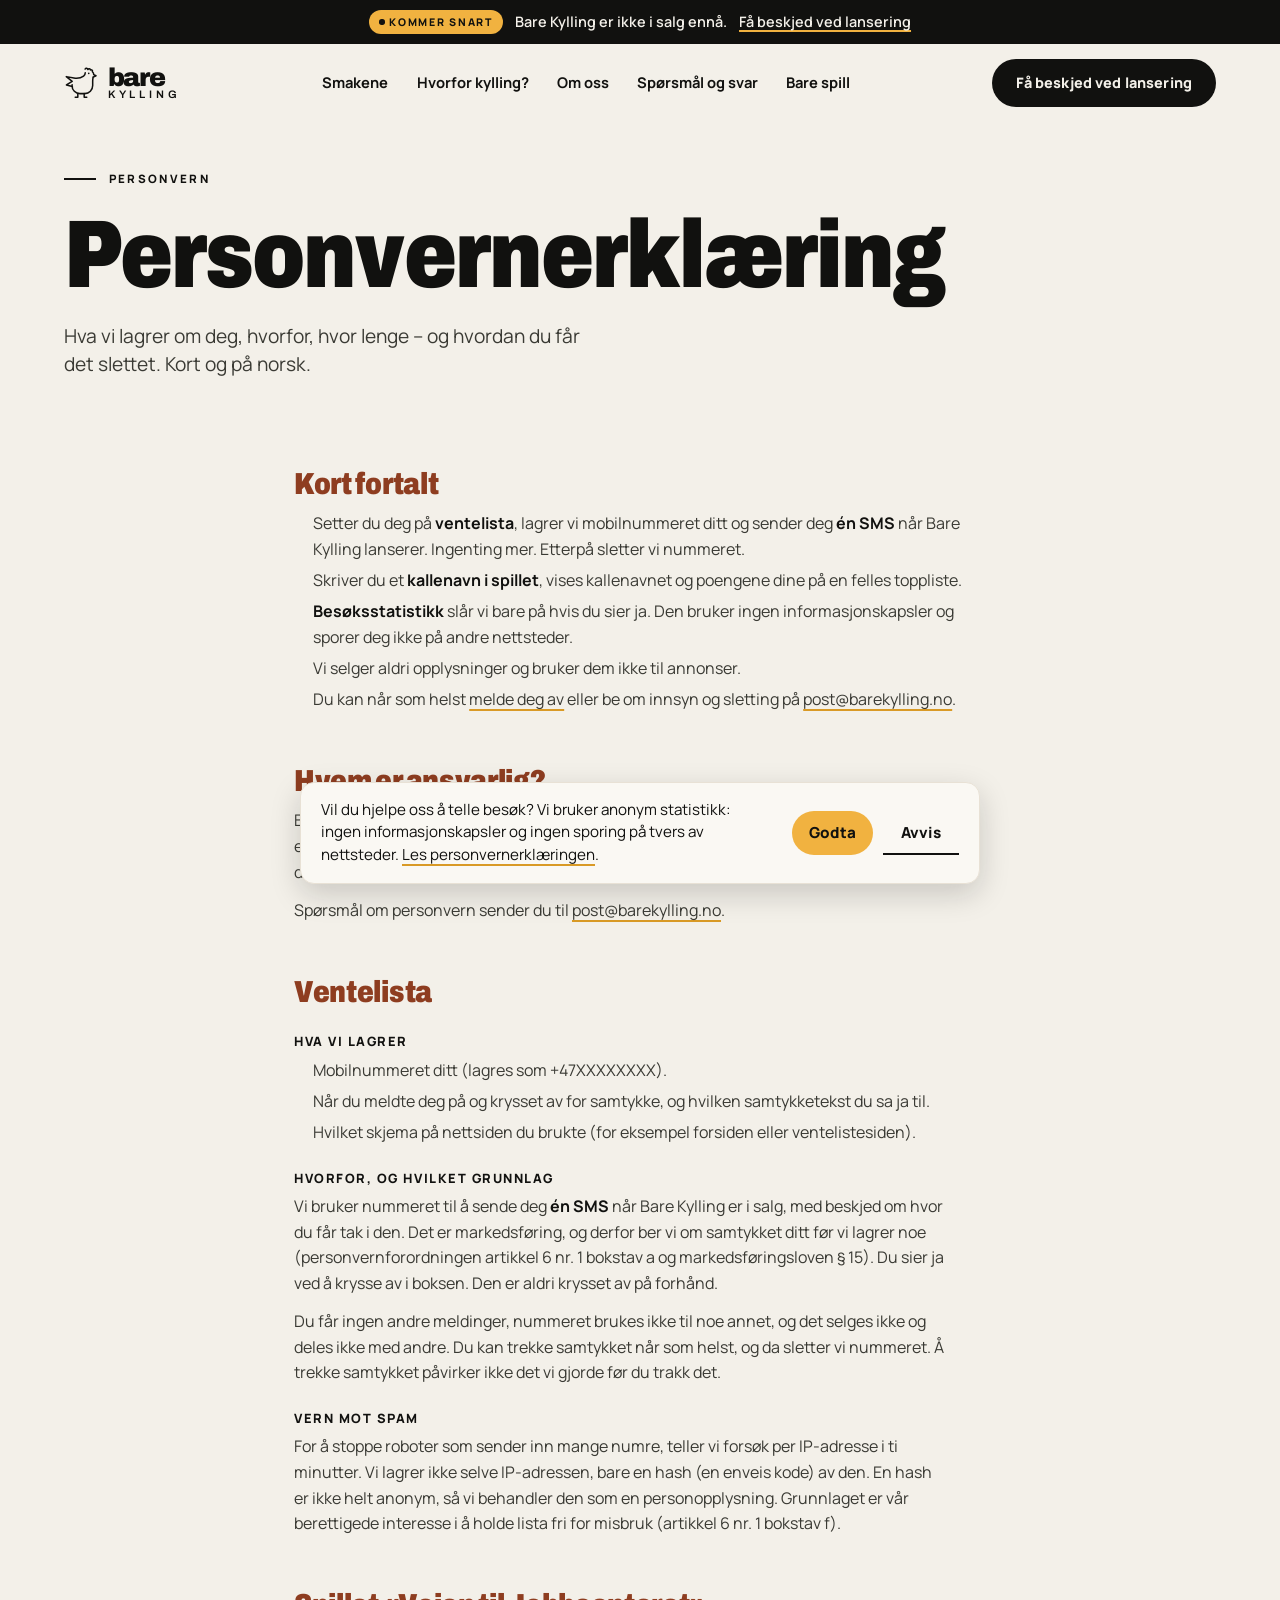
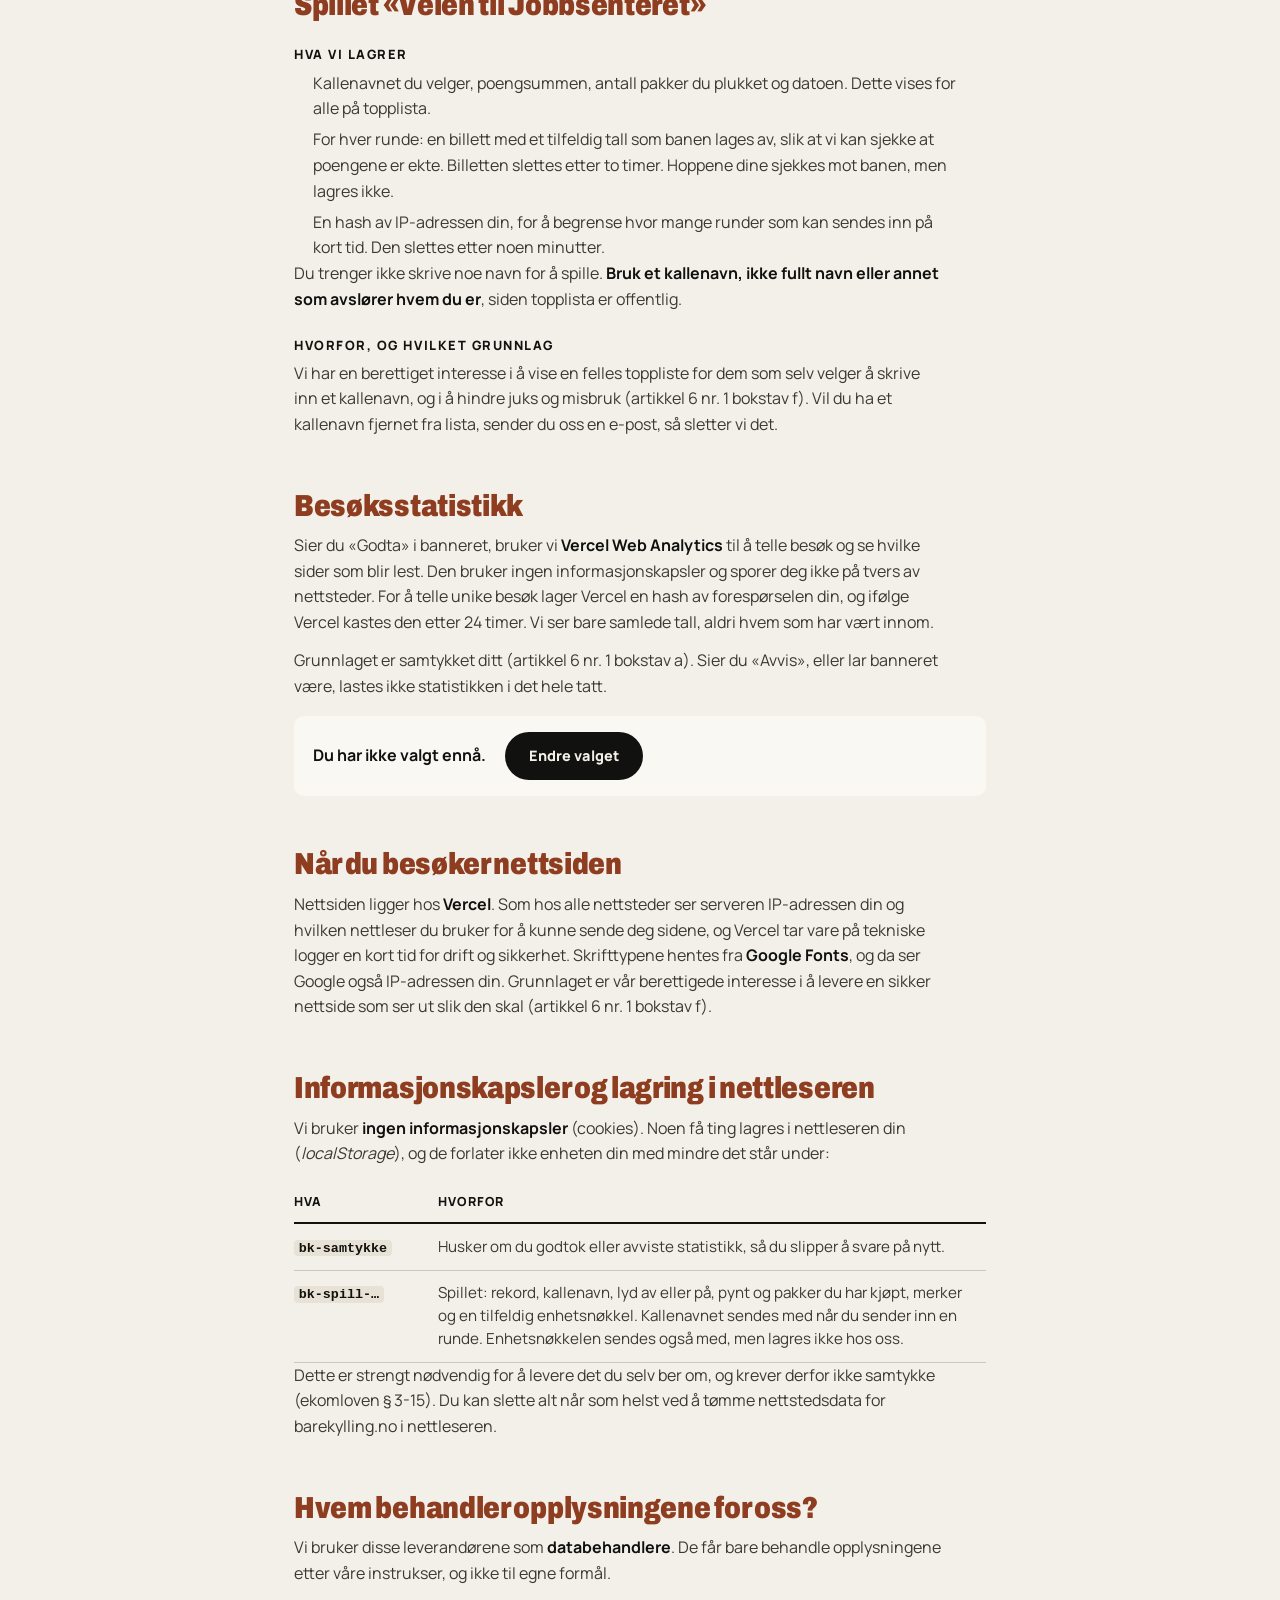
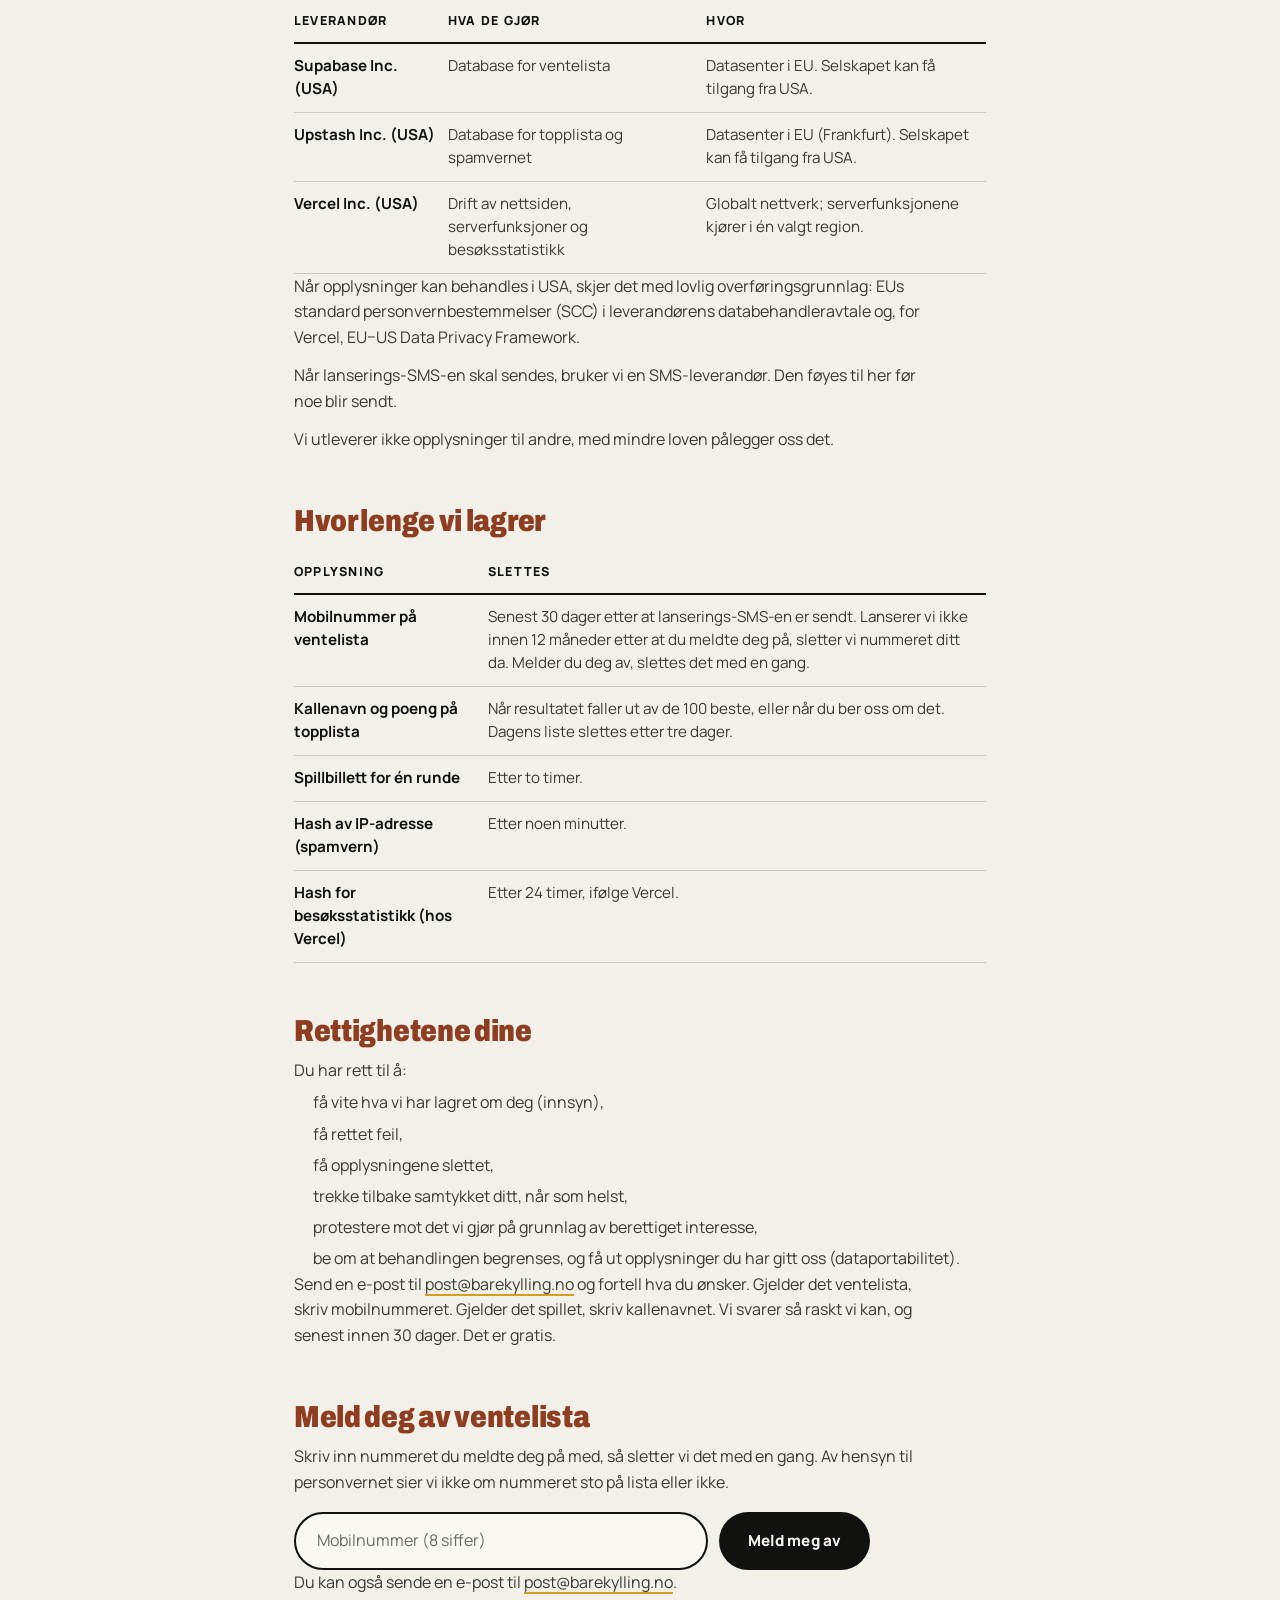
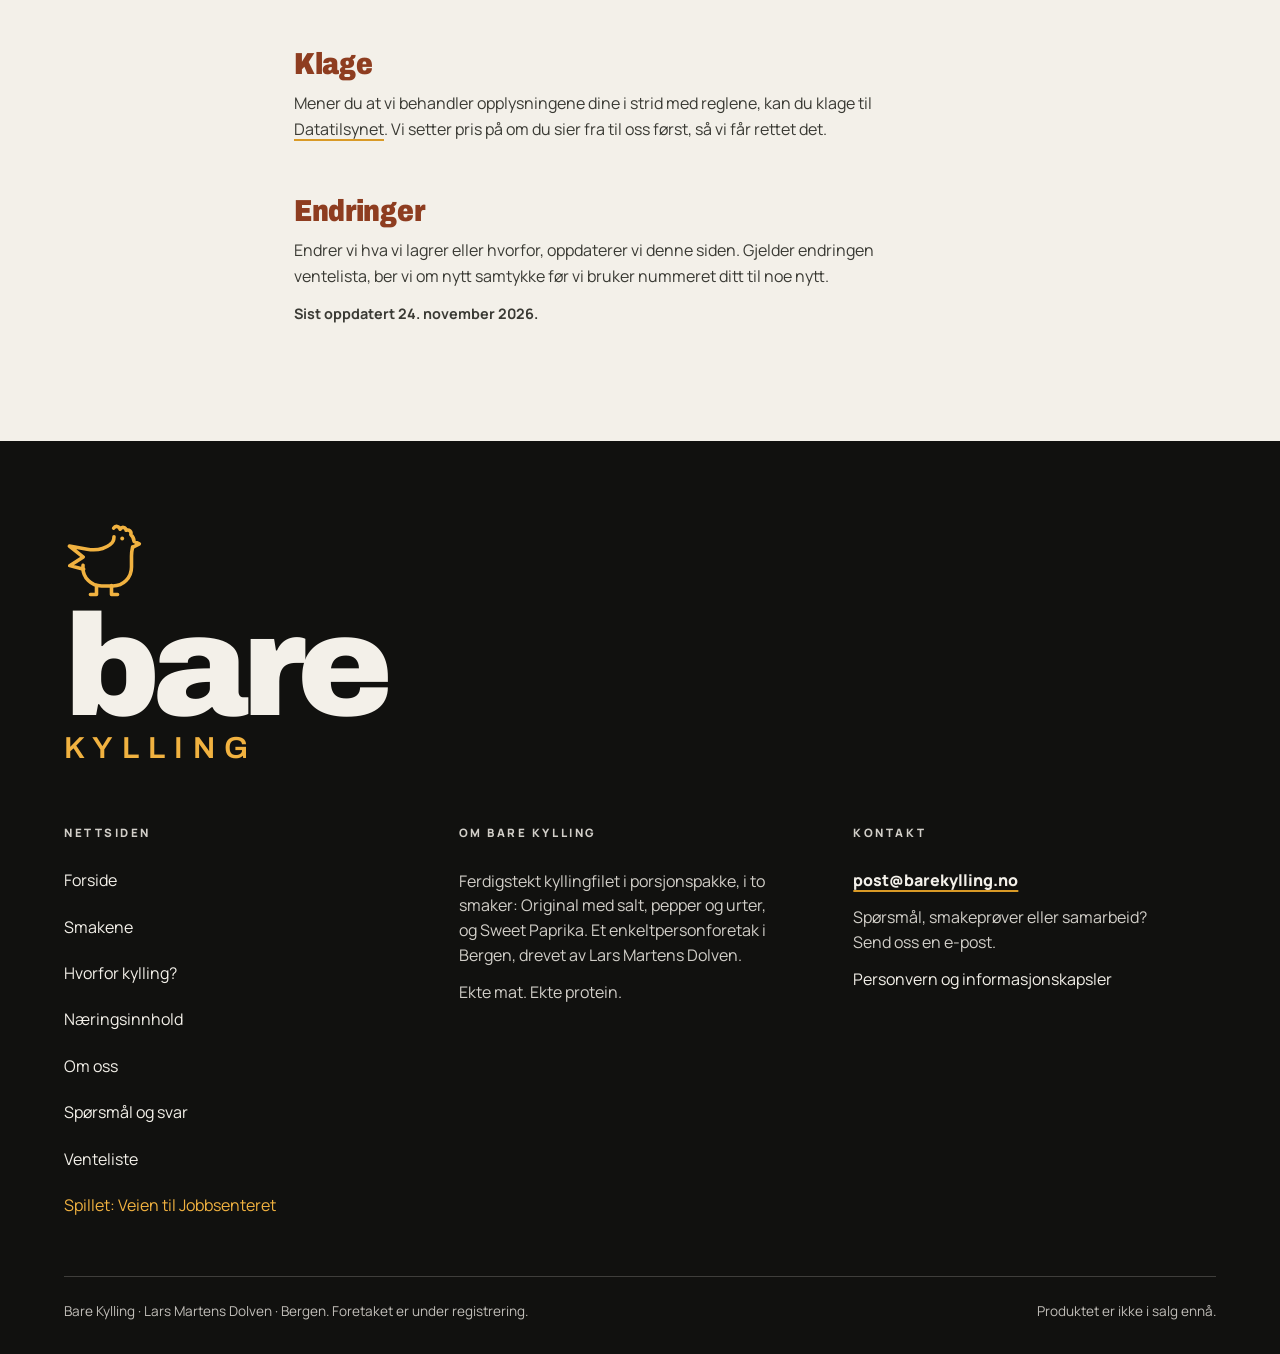
<file: bare-kylling/personvern.html>
<!DOCTYPE html>
<html lang="nb">
<head>
<!-- BK:FELLES hode START -->
<meta charset="utf-8" />
<meta name="viewport" content="width=device-width, initial-scale=1, viewport-fit=cover" />
<meta name="theme-color" content="#F1B240" />
<meta name="color-scheme" content="light" />
<meta property="og:type" content="website" />
<meta property="og:locale" content="nb_NO" />
<meta property="og:site_name" content="Bare Kylling" />
<meta property="og:image" content="https://barekylling.no/images/og-bare-kylling.jpg" />
<meta property="og:image:width" content="1200" />
<meta property="og:image:height" content="630" />
<meta property="og:image:alt" content="To pakker Bare Kylling – Original og Sweet Paprika – på en kjøkkenbenk med krydder." />
<meta name="twitter:card" content="summary_large_image" />
<link rel="icon" href="data:image/svg+xml,%3Csvg xmlns='http://www.w3.org/2000/svg' viewBox='-10 -10 120 120'%3E%3Crect x='-10' y='-10' width='120' height='120' rx='26' fill='%2311110F'/%3E%3Cg fill='none' stroke='%23F3F0E9' stroke-width='6' stroke-linecap='round' stroke-linejoin='round'%3E%3Cpath d='M63.5 4c2.5-4 7.5-3 9 1.5 2.5-4 8-3 8.5 1.5 4-1.5 8 1.5 6.5 6 3 2.5 4.5 6 4.5 9.5l7.5 3.5-9 4.5'/%3E%3Cpath d='M90 30.5c-1 4.5-1.5 8-1.5 12.5v15.5C88.5 73.5 77 85 62.5 85h-16C32 85 20.5 73.5 20.5 59c0-1 0-2 .2-3'/%3E%3Cpath d='M21.5 61.5L2 56.5l19-12L1.5 29l25 4.5c12.5 2 24-.5 32-6.5 3.5-2.5 5.5-6.5 5.5-11'/%3E%3Cpath d='M39.5 84.5V97h-8.5M60.5 84.5V97h8.5'/%3E%3C/g%3E%3Ccircle cx='75.5' cy='18.5' r='3.4' fill='%23F3F0E9'/%3E%3C/svg%3E" />
<link rel="preconnect" href="https://fonts.googleapis.com" />
<link rel="preconnect" href="https://fonts.gstatic.com" crossorigin />
<link href="https://fonts.googleapis.com/css2?family=Archivo:wdth,wght@75..100,600..900&family=Manrope:wght@400..700&display=swap" rel="stylesheet" />
<link rel="stylesheet" href="css/style.css?v=20261109a" />
<!-- Slår på animasjoner før første opptegning (ingen blinking). Har brukeren
     «redusert bevegelse» på, brukes bare myke toninger (.anim--myk). -->
<script>(function(h){if(!('IntersectionObserver'in window))return;h.classList.add('anim');if(matchMedia('(prefers-reduced-motion: reduce)').matches)h.classList.add('anim--myk');setTimeout(function(){[].forEach.call(document.querySelectorAll('.hero__img,.launch__cutout img'),function(i){i.classList.add('klar')})},3000)})(document.documentElement)</script>
<!-- BK:FELLES hode END -->

<title>Personvern – Bare Kylling</title>
<meta name="description" content="Hvordan Bare Kylling tar vare på mobilnummeret ditt på ventelista, kallenavnet i spillet og besøksstatistikken – og hvordan du får det slettet." />
<meta property="og:title" content="Personvern – Bare Kylling" />
<meta property="og:description" content="Hvordan Bare Kylling tar vare på mobilnummeret ditt på ventelista, kallenavnet i spillet og besøksstatistikken – og hvordan du får det slettet." />
<meta property="og:url" content="https://barekylling.no/personvern" />
<link rel="canonical" href="https://barekylling.no/personvern" />
</head>

<body>

<!-- BK:FELLES topp START -->
<a class="skip" href="#hovedinnhold">Hopp til hovedinnhold</a>

<!-- Felles SVG-definisjon: sirkelen stempelet i heroen skriver tekst langs -->
<svg class="svg-defs" aria-hidden="true" focusable="false">
  <defs><path id="sirkel" d="M60,60 m-47,0 a47,47 0 1,1 94,0 a47,47 0 1,1 -94,0" /></defs>
</svg>

<!-- ============================================================
     INFOSTRIPE – bytt tekst når produktet lanseres
     ============================================================ -->
<a class="topbar" href="venteliste">
  <span class="topbar__tag">Kommer snart</span>
  <span class="topbar__text">Bare Kylling er ikke i salg ennå.</span>
  <span class="topbar__link">Få beskjed ved lansering</span>
</a>

<!-- ============================================================
     NAVBAR
     ============================================================ -->
<header class="nav" id="nav">
  <div class="nav__inner shell">

    <a class="wordmark" href="./" aria-label="Bare Kylling – til forsiden">
      <span class="wordmark__icon" aria-hidden="true">
        <svg viewBox="-6 -6 112 112" fill="none" stroke="currentColor" stroke-width="5" stroke-linecap="round" stroke-linejoin="round" aria-hidden="true">
          <path d="M63.5 4c2.5-4 7.5-3 9 1.5 2.5-4 8-3 8.5 1.5 4-1.5 8 1.5 6.5 6 3 2.5 4.5 6 4.5 9.5l7.5 3.5-9 4.5" />
          <path d="M90 30.5c-1 4.5-1.5 8-1.5 12.5v15.5C88.5 73.5 77 85 62.5 85h-16C32 85 20.5 73.5 20.5 59c0-1 0-2 .2-3" />
          <path d="M21.5 61.5L2 56.5l19-12L1.5 29l25 4.5c12.5 2 24-.5 32-6.5 3.5-2.5 5.5-6.5 5.5-11" />
          <path d="M39.5 84.5V97h-8.5M60.5 84.5V97h8.5" />
          <circle cx="75.5" cy="18.5" r="2.7" fill="currentColor" stroke="none" />
        </svg>
      </span>
      <span class="wordmark__text">
        <span class="wordmark__bare">bare</span>
        <span class="wordmark__kylling">Kylling</span>
      </span>
    </a>

    <nav class="nav__links" aria-label="Hovedmeny">
      <a href="smakene">Smakene</a>
      <a href="hvorfor">Hvorfor kylling?</a>
      <a href="om-oss">Om oss</a>
      <a href="faq">Spørsmål og svar</a>
      <a href="spill">Bare spill</a>
    </nav>

    <div class="nav__end">
      <a class="btn btn--ink nav__cta" href="venteliste">Få beskjed ved lansering</a>
      <button class="burger" id="burger" type="button" aria-expanded="false" aria-controls="meny" aria-label="Åpne meny">
        <span aria-hidden="true"></span>
        <span aria-hidden="true"></span>
      </button>
    </div>
  </div>
  <span class="nav__progress" aria-hidden="true"></span>
</header>

<div class="menu" id="meny" hidden>
  <nav class="menu__inner" aria-label="Meny">
    <a href="smakene">Smakene</a>
    <a href="hvorfor">Hvorfor kylling?</a>
    <a href="om-oss">Om oss</a>
    <a href="faq">Spørsmål og svar</a>
    <a href="spill">Bare spill</a>
    <a class="btn btn--honey menu__cta" href="venteliste">Få beskjed ved lansering</a>
    <p class="menu__foot">Ekte mat. Ekte protein.</p>
  </nav>
</div>
<!-- BK:FELLES topp END -->

<main id="hovedinnhold">

<section class="subhero" aria-labelledby="side-tittel">
  <div class="shell">
    <div class="subhero__copy">
      <p class="kicker">Personvern</p>
      <h1 class="display subhero__h1" id="side-tittel">Personvern&shy;erklæring</h1>
      <p class="subhero__lead">Hva vi lagrer om deg, hvorfor, hvor lenge – og hvordan du får det slettet. Kort og på norsk.</p>
    </div>
  </div>
</section>

<!-- ============================================================
     PERSONVERNERKLÆRING
     Hold teksten i sync med api/venteliste.js, api/toppliste.js og
     samtykkebanneret i js/main.js. Endrer du hva som lagres, oppdater
     «Sist oppdatert» nederst.
     ============================================================ -->
<section class="juss" aria-label="Personvernerklæring">
  <div class="shell juss__inner">

    <h2 id="kort">Kort fortalt</h2>
    <ul>
      <li>Setter du deg på <strong>ventelista</strong>, lagrer vi mobilnummeret ditt og sender deg <strong>én SMS</strong> når Bare Kylling lanserer. Ingenting mer. Etterpå sletter vi nummeret.</li>
      <li>Skriver du et <strong>kallenavn i spillet</strong>, vises kallenavnet og poengene dine på en felles toppliste.</li>
      <li><strong>Besøksstatistikk</strong> slår vi bare på hvis du sier ja. Den bruker ingen informasjonskapsler og sporer deg ikke på andre nettsteder.</li>
      <li>Vi selger aldri opplysninger og bruker dem ikke til annonser.</li>
      <li>Du kan når som helst <a href="#avmelding">melde deg av</a> eller be om innsyn og sletting på <a href="mailto:post@barekylling.no?subject=Personvern">post@barekylling.no</a>.</li>
    </ul>

    <h2 id="ansvarlig">Hvem er ansvarlig?</h2>
    <p>Behandlingsansvarlig er <strong>Bare Kylling v/ Lars Martens Dolven</strong>, Bergen. Bare Kylling er et enkeltpersonforetak under registrering. Organisasjonsnummeret kommer her så snart det er tildelt.</p>
    <p>Spørsmål om personvern sender du til <a href="mailto:post@barekylling.no?subject=Personvern">post@barekylling.no</a>.</p>

    <h2 id="ventelista">Ventelista</h2>
    <h3>Hva vi lagrer</h3>
    <ul>
      <li>Mobilnummeret ditt (lagres som +47XXXXXXXX).</li>
      <li>Når du meldte deg på og krysset av for samtykke, og hvilken samtykketekst du sa ja til.</li>
      <li>Hvilket skjema på nettsiden du brukte (for eksempel forsiden eller ventelistesiden).</li>
    </ul>
    <h3>Hvorfor, og hvilket grunnlag</h3>
    <p>Vi bruker nummeret til å sende deg <strong>én SMS</strong> når Bare Kylling er i salg, med beskjed om hvor du får tak i den. Det er markedsføring, og derfor ber vi om samtykket ditt før vi lagrer noe (personvernforordningen artikkel 6 nr. 1 bokstav a og markedsføringsloven § 15). Du sier ja ved å krysse av i boksen. Den er aldri krysset av på forhånd.</p>
    <p>Du får ingen andre meldinger, nummeret brukes ikke til noe annet, og det selges ikke og deles ikke med andre. Du kan trekke samtykket når som helst, og da sletter vi nummeret. Å trekke samtykket påvirker ikke det vi gjorde før du trakk det.</p>
    <h3>Vern mot spam</h3>
    <p>For å stoppe roboter som sender inn mange numre, teller vi forsøk per IP-adresse i ti minutter. Vi lagrer ikke selve IP-adressen, bare en hash (en enveis kode) av den. En hash er ikke helt anonym, så vi behandler den som en personopplysning. Grunnlaget er vår berettigede interesse i å holde lista fri for misbruk (artikkel 6 nr. 1 bokstav f).</p>

    <h2 id="spillet">Spillet «Veien til Jobbsenteret»</h2>
    <h3>Hva vi lagrer</h3>
    <ul>
      <li>Kallenavnet du velger, poengsummen, antall pakker du plukket og datoen. Dette vises for alle på topplista.</li>
      <li>For hver runde: en billett med et tilfeldig tall som banen lages av, slik at vi kan sjekke at poengene er ekte. Billetten slettes etter to timer. Hoppene dine sjekkes mot banen, men lagres ikke.</li>
      <li>En hash av IP-adressen din, for å begrense hvor mange runder som kan sendes inn på kort tid. Den slettes etter noen minutter.</li>
    </ul>
    <p>Du trenger ikke skrive noe navn for å spille. <strong>Bruk et kallenavn, ikke fullt navn eller annet som avslører hvem du er</strong>, siden topplista er offentlig.</p>
    <h3>Hvorfor, og hvilket grunnlag</h3>
    <p>Vi har en berettiget interesse i å vise en felles toppliste for dem som selv velger å skrive inn et kallenavn, og i å hindre juks og misbruk (artikkel 6 nr. 1 bokstav f). Vil du ha et kallenavn fjernet fra lista, sender du oss en e-post, så sletter vi det.</p>

    <h2 id="statistikk">Besøksstatistikk</h2>
    <p>Sier du «Godta» i banneret, bruker vi <strong>Vercel Web Analytics</strong> til å telle besøk og se hvilke sider som blir lest. Den bruker ingen informasjonskapsler og sporer deg ikke på tvers av nettsteder. For å telle unike besøk lager Vercel en hash av forespørselen din, og ifølge Vercel kastes den etter 24 timer. Vi ser bare samlede tall, aldri hvem som har vært innom.</p>
    <p>Grunnlaget er samtykket ditt (artikkel 6 nr. 1 bokstav a). Sier du «Avvis», eller lar banneret være, lastes ikke statistikken i det hele tatt.</p>
    <div class="juss__boks">
      <p data-samtykke-valg>Valget ditt for statistikk vises her.</p>
      <button class="btn btn--ink" type="button" data-samtykke-endre>Endre valget</button>
    </div>

    <h2 id="drift">Når du besøker nettsiden</h2>
    <p>Nettsiden ligger hos <strong>Vercel</strong>. Som hos alle nettsteder ser serveren IP-adressen din og hvilken nettleser du bruker for å kunne sende deg sidene, og Vercel tar vare på tekniske logger en kort tid for drift og sikkerhet. Skrifttypene hentes fra <strong>Google Fonts</strong>, og da ser Google også IP-adressen din. Grunnlaget er vår berettigede interesse i å levere en sikker nettside som ser ut slik den skal (artikkel 6 nr. 1 bokstav f).</p>

    <h2 id="informasjonskapsler">Informasjonskapsler og lagring i nettleseren</h2>
    <p>Vi bruker <strong>ingen informasjonskapsler</strong> (cookies). Noen få ting lagres i nettleseren din (<em>localStorage</em>), og de forlater ikke enheten din med mindre det står under:</p>
    <div class="juss__tabell">
      <table>
        <thead><tr><th scope="col">Hva</th><th scope="col">Hvorfor</th></tr></thead>
        <tbody>
          <tr><td><code>bk-samtykke</code></td><td>Husker om du godtok eller avviste statistikk, så du slipper å svare på nytt.</td></tr>
          <tr><td><code>bk-spill-…</code></td><td>Spillet: rekord, kallenavn, lyd av eller på, pynt og pakker du har kjøpt, merker og en tilfeldig enhetsnøkkel. Kallenavnet sendes med når du sender inn en runde. Enhetsnøkkelen sendes også med, men lagres ikke hos oss.</td></tr>
        </tbody>
      </table>
    </div>
    <p>Dette er strengt nødvendig for å levere det du selv ber om, og krever derfor ikke samtykke (ekomloven § 3-15). Du kan slette alt når som helst ved å tømme nettstedsdata for barekylling.no i nettleseren.</p>

    <h2 id="mottakere">Hvem behandler opplysningene for oss?</h2>
    <p>Vi bruker disse leverandørene som <strong>databehandlere</strong>. De får bare behandle opplysningene etter våre instrukser, og ikke til egne formål.</p>
    <div class="juss__tabell">
      <table>
        <thead><tr><th scope="col">Leverandør</th><th scope="col">Hva de gjør</th><th scope="col">Hvor</th></tr></thead>
        <tbody>
          <tr><td>Supabase Inc. (USA)</td><td>Database for ventelista</td><td>Datasenter i EU. Selskapet kan få tilgang fra USA.</td></tr>
          <tr><td>Upstash Inc. (USA)</td><td>Database for topplista og spamvernet</td><td>Datasenter i EU (Frankfurt). Selskapet kan få tilgang fra USA.</td></tr>
          <tr><td>Vercel Inc. (USA)</td><td>Drift av nettsiden, serverfunksjoner og besøksstatistikk</td><td>Globalt nettverk; serverfunksjonene kjører i én valgt region.</td></tr>
        </tbody>
      </table>
    </div>
    <p>Når opplysninger kan behandles i USA, skjer det med lovlig overføringsgrunnlag: EUs standard personvernbestemmelser (SCC) i leverandørens databehandleravtale og, for Vercel, EU–US Data Privacy Framework.</p>
    <p>Når lanserings-SMS-en skal sendes, bruker vi en SMS-leverandør. Den føyes til her før noe blir sendt.</p>
    <p>Vi utleverer ikke opplysninger til andre, med mindre loven pålegger oss det.</p>

    <h2 id="lagringstid">Hvor lenge vi lagrer</h2>
    <div class="juss__tabell">
      <table>
        <thead><tr><th scope="col">Opplysning</th><th scope="col">Slettes</th></tr></thead>
        <tbody>
          <tr><td>Mobilnummer på ventelista</td><td>Senest 30 dager etter at lanserings-SMS-en er sendt. Lanserer vi ikke innen 12 måneder etter at du meldte deg på, sletter vi nummeret ditt da. Melder du deg av, slettes det med en gang.</td></tr>
          <tr><td>Kallenavn og poeng på topplista</td><td>Når resultatet faller ut av de 100 beste, eller når du ber oss om det. Dagens liste slettes etter tre dager.</td></tr>
          <tr><td>Spillbillett for én runde</td><td>Etter to timer.</td></tr>
          <tr><td>Hash av IP-adresse (spamvern)</td><td>Etter noen minutter.</td></tr>
          <tr><td>Hash for besøksstatistikk (hos Vercel)</td><td>Etter 24 timer, ifølge Vercel.</td></tr>
        </tbody>
      </table>
    </div>

    <h2 id="rettigheter">Rettighetene dine</h2>
    <p>Du har rett til å:</p>
    <ul>
      <li>få vite hva vi har lagret om deg (innsyn),</li>
      <li>få rettet feil,</li>
      <li>få opplysningene slettet,</li>
      <li>trekke tilbake samtykket ditt, når som helst,</li>
      <li>protestere mot det vi gjør på grunnlag av berettiget interesse,</li>
      <li>be om at behandlingen begrenses, og få ut opplysninger du har gitt oss (dataportabilitet).</li>
    </ul>
    <p>Send en e-post til <a href="mailto:post@barekylling.no?subject=Personvern">post@barekylling.no</a> og fortell hva du ønsker. Gjelder det ventelista, skriv mobilnummeret. Gjelder det spillet, skriv kallenavnet. Vi svarer så raskt vi kan, og senest innen 30 dager. Det er gratis.</p>

    <h2 id="avmelding">Meld deg av ventelista</h2>
    <p>Skriv inn nummeret du meldte deg på med, så sletter vi det med en gang. Av hensyn til personvernet sier vi ikke om nummeret sto på lista eller ikke.</p>
    <form class="form juss__form" id="avmelding-skjema" novalidate>
      <div class="form__row">
        <label class="sr-only" for="avmeld-telefon">Mobilnummer</label>
        <input class="form__input" id="avmeld-telefon" name="telefon" type="tel" inputmode="tel"
               autocomplete="tel" placeholder="Mobilnummer (8 siffer)" maxlength="20" required
               aria-describedby="avmeld-status" />
        <button class="btn btn--ink btn--lg" type="submit">Meld meg av</button>
      </div>
      <!-- Skjult felt mot spamroboter: mennesker ser det ikke og fyller det aldri ut -->
      <div class="form__hp" aria-hidden="true">
        <label for="avmeld-nettside">La dette feltet stå tomt</label>
        <input id="avmeld-nettside" name="nettside" type="text" tabindex="-1" autocomplete="off" />
      </div>
      <p class="form__status" id="avmeld-status" role="status" aria-live="polite"></p>
    </form>
    <p>Du kan også sende en e-post til <a href="mailto:post@barekylling.no?subject=Stryk%20meg%20fra%20ventelista">post@barekylling.no</a>.</p>

    <h2 id="klage">Klage</h2>
    <p>Mener du at vi behandler opplysningene dine i strid med reglene, kan du klage til <a href="https://www.datatilsynet.no/" rel="noopener">Datatilsynet</a>. Vi setter pris på om du sier fra til oss først, så vi får rettet det.</p>

    <h2 id="endringer">Endringer</h2>
    <p>Endrer vi hva vi lagrer eller hvorfor, oppdaterer vi denne siden. Gjelder endringen ventelista, ber vi om nytt samtykke før vi bruker nummeret ditt til noe nytt.</p>
    <p class="juss__dato">Sist oppdatert 24. november 2026.</p>

  </div>
</section>

</main>

<!-- BK:FELLES bunn START -->
<!-- ============================================================
     FOOTER
     ============================================================ -->
<footer class="foot">
  <!-- Pikselkyllingen går en tur langs kanten av og til – og er en snarvei til
       spillet (for mus og trykk; tastatur og skjermleser bruker lenken i menyen under) -->
  <a class="pikselkylling" href="spill" tabindex="-1" aria-hidden="true" title="Spill: Veien til Jobbsenteret"><i></i></a>
  <div class="shell">
    <div class="foot__mark" aria-hidden="true">
      <span class="foot__icon"><svg viewBox="-6 -6 112 112" fill="none" stroke="currentColor" stroke-width="5" stroke-linecap="round" stroke-linejoin="round" aria-hidden="true">
        <path d="M63.5 4c2.5-4 7.5-3 9 1.5 2.5-4 8-3 8.5 1.5 4-1.5 8 1.5 6.5 6 3 2.5 4.5 6 4.5 9.5l7.5 3.5-9 4.5" />
        <path d="M90 30.5c-1 4.5-1.5 8-1.5 12.5v15.5C88.5 73.5 77 85 62.5 85h-16C32 85 20.5 73.5 20.5 59c0-1 0-2 .2-3" />
        <path d="M21.5 61.5L2 56.5l19-12L1.5 29l25 4.5c12.5 2 24-.5 32-6.5 3.5-2.5 5.5-6.5 5.5-11" />
        <path d="M39.5 84.5V97h-8.5M60.5 84.5V97h8.5" />
        <circle cx="75.5" cy="18.5" r="2.7" fill="currentColor" stroke="none" />
        </svg></span>
      <span class="foot__bare">bare</span>
      <span class="foot__kylling">Kylling</span>
    </div>

    <div class="foot__cols">
      <nav class="foot__nav" aria-label="Bunnmeny">
        <p class="foot__h">Nettsiden</p>
        <a href="./">Forside</a>
        <a href="smakene">Smakene</a>
        <a href="hvorfor">Hvorfor kylling?</a>
        <a href="./#naering">Næringsinnhold</a>
        <a href="om-oss">Om oss</a>
        <a href="faq">Spørsmål og svar</a>
        <a href="venteliste">Venteliste</a>
        <a class="foot__spill" href="spill">Spillet: Veien til Jobbsenteret</a>
      </nav>
      <div class="foot__nav">
        <p class="foot__h">Om Bare Kylling</p>
        <p>Ferdigstekt kyllingfilet i porsjonspakke, i to smaker: Original med salt, pepper og urter, og Sweet Paprika. Et enkeltpersonforetak i Bergen, drevet av Lars Martens Dolven.</p>
        <p>Ekte mat. Ekte protein.</p>
      </div>
      <div class="foot__nav" data-kontakt>
        <p class="foot__h">Kontakt</p>
        <a class="link foot__epost" href="mailto:post@barekylling.no?subject=Henvendelse%20fra%20nettsiden">post@barekylling.no</a>
        <p>Spørsmål, smakeprøver eller samarbeid? Send oss en e-post.</p>
        <a href="personvern">Personvern og informasjonskapsler</a>
      </div>
    </div>

    <div class="foot__base">
      <p>Bare Kylling &middot; Lars Martens Dolven &middot; Bergen. Foretaket er under registrering.</p>
      <p>Produktet er ikke i salg ennå.</p>
    </div>
  </div>
</footer>
<!-- BK:FELLES bunn END -->

<script src="js/content.js?v=20261109a"></script>
<script src="js/main.js?v=20261109a"></script>
</body>
</html>
</file>
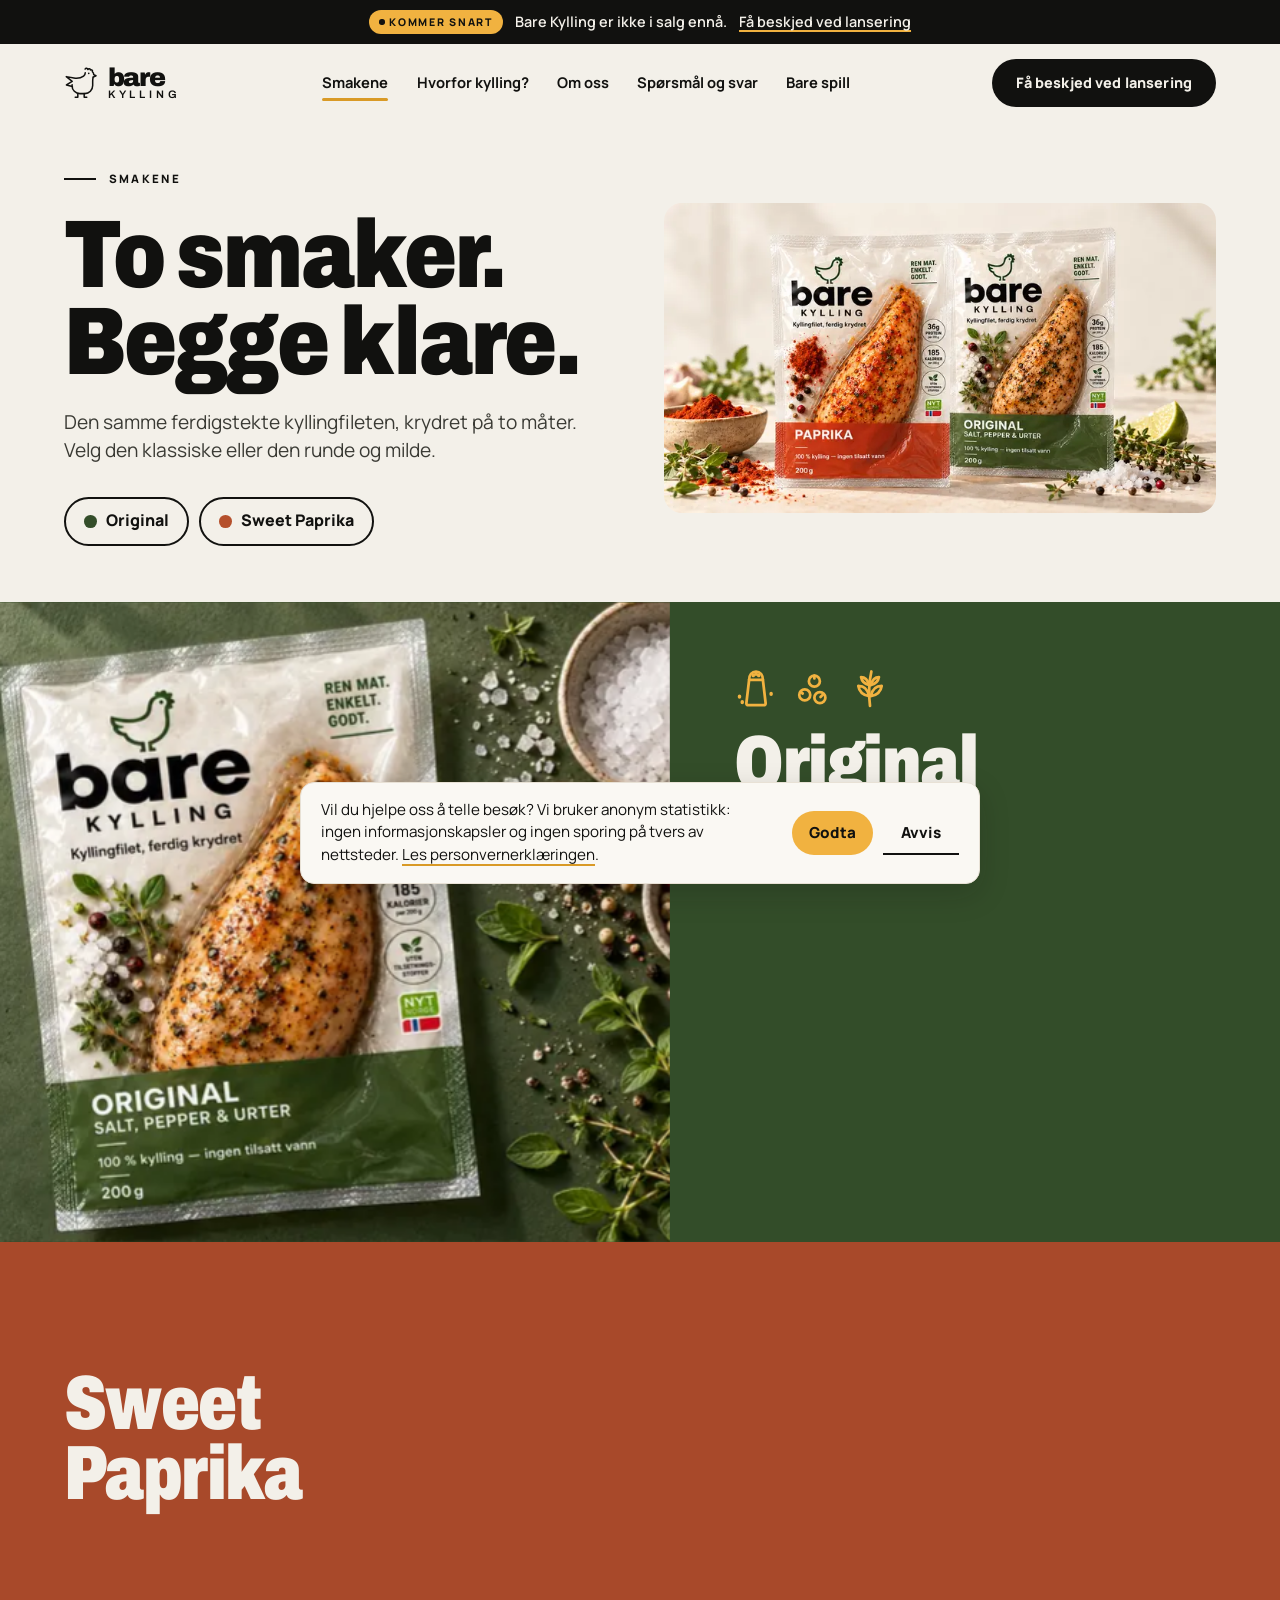
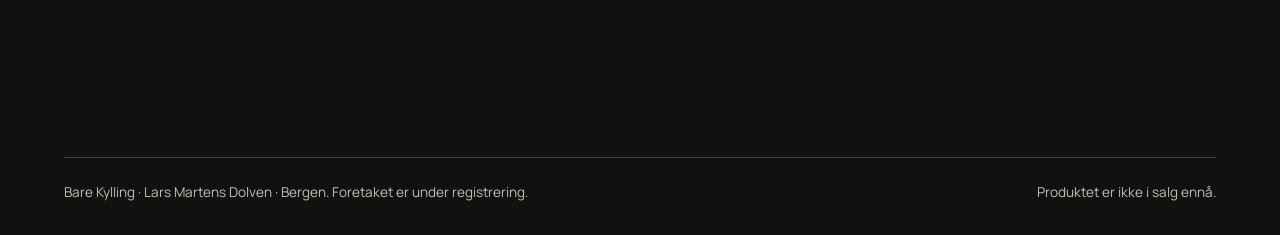
<file: bare-kylling/smakene.html>
<!DOCTYPE html>
<html lang="nb">
<head>
<!-- BK:FELLES hode START -->
<meta charset="utf-8" />
<meta name="viewport" content="width=device-width, initial-scale=1, viewport-fit=cover" />
<meta name="theme-color" content="#F1B240" />
<meta name="color-scheme" content="light" />
<meta property="og:type" content="website" />
<meta property="og:locale" content="nb_NO" />
<meta property="og:site_name" content="Bare Kylling" />
<meta property="og:image" content="https://barekylling.no/images/og-bare-kylling.jpg" />
<meta property="og:image:width" content="1200" />
<meta property="og:image:height" content="630" />
<meta property="og:image:alt" content="To pakker Bare Kylling – Original og Sweet Paprika – på en kjøkkenbenk med krydder." />
<meta name="twitter:card" content="summary_large_image" />
<link rel="icon" href="data:image/svg+xml,%3Csvg xmlns='http://www.w3.org/2000/svg' viewBox='-10 -10 120 120'%3E%3Crect x='-10' y='-10' width='120' height='120' rx='26' fill='%2311110F'/%3E%3Cg fill='none' stroke='%23F3F0E9' stroke-width='6' stroke-linecap='round' stroke-linejoin='round'%3E%3Cpath d='M63.5 4c2.5-4 7.5-3 9 1.5 2.5-4 8-3 8.5 1.5 4-1.5 8 1.5 6.5 6 3 2.5 4.5 6 4.5 9.5l7.5 3.5-9 4.5'/%3E%3Cpath d='M90 30.5c-1 4.5-1.5 8-1.5 12.5v15.5C88.5 73.5 77 85 62.5 85h-16C32 85 20.5 73.5 20.5 59c0-1 0-2 .2-3'/%3E%3Cpath d='M21.5 61.5L2 56.5l19-12L1.5 29l25 4.5c12.5 2 24-.5 32-6.5 3.5-2.5 5.5-6.5 5.5-11'/%3E%3Cpath d='M39.5 84.5V97h-8.5M60.5 84.5V97h8.5'/%3E%3C/g%3E%3Ccircle cx='75.5' cy='18.5' r='3.4' fill='%23F3F0E9'/%3E%3C/svg%3E" />
<link rel="preconnect" href="https://fonts.googleapis.com" />
<link rel="preconnect" href="https://fonts.gstatic.com" crossorigin />
<link href="https://fonts.googleapis.com/css2?family=Archivo:wdth,wght@75..100,600..900&family=Manrope:wght@400..700&display=swap" rel="stylesheet" />
<link rel="stylesheet" href="css/style.css?v=20261109a" />
<!-- Slår på animasjoner før første opptegning (ingen blinking). Har brukeren
     «redusert bevegelse» på, brukes bare myke toninger (.anim--myk). -->
<script>(function(h){if(!('IntersectionObserver'in window))return;h.classList.add('anim');if(matchMedia('(prefers-reduced-motion: reduce)').matches)h.classList.add('anim--myk');setTimeout(function(){[].forEach.call(document.querySelectorAll('.hero__img,.launch__cutout img'),function(i){i.classList.add('klar')})},3000)})(document.documentElement)</script>
<!-- BK:FELLES hode END -->

<title>Smakene – Original og Sweet Paprika – Bare Kylling</title>
<meta name="description" content="Bare Kylling finnes i to smaker: Original med salt, pepper og urter, og Sweet Paprika. Ferdigstekt kyllingfilet du spiser rett fra pakken – slik smaker de, og hva som er i dem." />
<meta property="og:title" content="Smakene – Original og Sweet Paprika – Bare Kylling" />
<meta property="og:description" content="To smaker ferdigstekt kyllingfilet: Original (salt, pepper og urter) og Sweet Paprika." />
<meta property="og:url" content="https://barekylling.no/smakene" />
<link rel="canonical" href="https://barekylling.no/smakene" />
</head>

<body id="top">

<!-- BK:FELLES topp START -->
<a class="skip" href="#hovedinnhold">Hopp til hovedinnhold</a>

<!-- Felles SVG-definisjon: sirkelen stempelet i heroen skriver tekst langs -->
<svg class="svg-defs" aria-hidden="true" focusable="false">
  <defs><path id="sirkel" d="M60,60 m-47,0 a47,47 0 1,1 94,0 a47,47 0 1,1 -94,0" /></defs>
</svg>

<!-- ============================================================
     INFOSTRIPE – bytt tekst når produktet lanseres
     ============================================================ -->
<a class="topbar" href="venteliste">
  <span class="topbar__tag">Kommer snart</span>
  <span class="topbar__text">Bare Kylling er ikke i salg ennå.</span>
  <span class="topbar__link">Få beskjed ved lansering</span>
</a>

<!-- ============================================================
     NAVBAR
     ============================================================ -->
<header class="nav" id="nav">
  <div class="nav__inner shell">

    <a class="wordmark" href="./" aria-label="Bare Kylling – til forsiden">
      <span class="wordmark__icon" aria-hidden="true">
        <svg viewBox="-6 -6 112 112" fill="none" stroke="currentColor" stroke-width="5" stroke-linecap="round" stroke-linejoin="round" aria-hidden="true">
          <path d="M63.5 4c2.5-4 7.5-3 9 1.5 2.5-4 8-3 8.5 1.5 4-1.5 8 1.5 6.5 6 3 2.5 4.5 6 4.5 9.5l7.5 3.5-9 4.5" />
          <path d="M90 30.5c-1 4.5-1.5 8-1.5 12.5v15.5C88.5 73.5 77 85 62.5 85h-16C32 85 20.5 73.5 20.5 59c0-1 0-2 .2-3" />
          <path d="M21.5 61.5L2 56.5l19-12L1.5 29l25 4.5c12.5 2 24-.5 32-6.5 3.5-2.5 5.5-6.5 5.5-11" />
          <path d="M39.5 84.5V97h-8.5M60.5 84.5V97h8.5" />
          <circle cx="75.5" cy="18.5" r="2.7" fill="currentColor" stroke="none" />
        </svg>
      </span>
      <span class="wordmark__text">
        <span class="wordmark__bare">bare</span>
        <span class="wordmark__kylling">Kylling</span>
      </span>
    </a>

    <nav class="nav__links" aria-label="Hovedmeny">
      <a href="smakene" aria-current="page">Smakene</a>
      <a href="hvorfor">Hvorfor kylling?</a>
      <a href="om-oss">Om oss</a>
      <a href="faq">Spørsmål og svar</a>
      <a href="spill">Bare spill</a>
    </nav>

    <div class="nav__end">
      <a class="btn btn--ink nav__cta" href="venteliste">Få beskjed ved lansering</a>
      <button class="burger" id="burger" type="button" aria-expanded="false" aria-controls="meny" aria-label="Åpne meny">
        <span aria-hidden="true"></span>
        <span aria-hidden="true"></span>
      </button>
    </div>
  </div>
  <span class="nav__progress" aria-hidden="true"></span>
</header>

<div class="menu" id="meny" hidden>
  <nav class="menu__inner" aria-label="Meny">
    <a href="smakene" aria-current="page">Smakene</a>
    <a href="hvorfor">Hvorfor kylling?</a>
    <a href="om-oss">Om oss</a>
    <a href="faq">Spørsmål og svar</a>
    <a href="spill">Bare spill</a>
    <a class="btn btn--honey menu__cta" href="venteliste">Få beskjed ved lansering</a>
    <p class="menu__foot">Ekte mat. Ekte protein.</p>
  </nav>
</div>
<!-- BK:FELLES topp END -->

<main id="hovedinnhold">

<section class="subhero" aria-labelledby="side-tittel">
  <div class="shell subhero__grid">
    <div class="subhero__copy">
      <p class="kicker">Smakene</p>
      <h1 class="display subhero__h1" id="side-tittel">To smaker.<br />Begge klare.</h1>
      <p class="subhero__lead">Den samme ferdigstekte kyllingfileten, krydret på to måter. Velg den klassiske eller den runde og milde.</p>
      <nav class="jump" aria-label="Hopp til smak">
        <a href="#original"><span class="dot dot--original" aria-hidden="true"></span>Original</a>
        <a href="#sweet-paprika"><span class="dot dot--paprika" aria-hidden="true"></span>Sweet Paprika</a>
      </nav>
    </div>
    <figure class="pic pic--16x9">
      <picture>
        <source type="image/webp"
                srcset="images/to-smaker-kjokken-720.webp 720w, images/to-smaker-kjokken-1100.webp 1100w, images/to-smaker-kjokken-1672.webp 1672w"
                sizes="(min-width: 900px) 46vw, 100vw" />
        <img src="images/to-smaker-kjokken.jpg"
             alt="De to pakkene Bare Kylling side om side på en lys kjøkkenbenk: Sweet Paprika til venstre og Original til høyre, med paprikapulver, pepperkorn, salt og timian rundt."
             width="1672" height="941" fetchpriority="high" decoding="async" />
      </picture>
    </figure>
  </div>
</section>

<!-- ============================================================
     SMAKENE – to fullbredde-bånd
     ============================================================ -->
<section class="flavors--page" aria-label="Smakene">
  <div class="flavors__stack">

    <article class="flavor flavor--original" id="original" aria-labelledby="salt-tittel">
      <figure class="media media--flavor">
        <picture>
          <source type="image/webp"
                  srcset="images/smak-original-720.webp 720w, images/smak-original-1100.webp 1100w, images/smak-original-1586.webp 1586w"
                  sizes="(min-width: 900px) 52vw, 100vw" />
          <img src="images/smak-original.jpg"
               alt="En pakke Bare Kylling Original på mørkegrønn bakgrunn, med grovt salt, pepperkorn og friske urter ved siden av."
               width="1586" height="992" loading="lazy" decoding="async" />
        </picture>
      </figure>

      <div class="flavor__inner">
        <div class="doodles"><svg class="figure" aria-hidden="true" focusable="false"><use href="images/figurer.svg#doodle-salt"></use></svg><svg class="figure" aria-hidden="true" focusable="false"><use href="images/figurer.svg#doodle-pepper"></use></svg><svg class="figure" aria-hidden="true" focusable="false"><use href="images/figurer.svg#doodle-urt"></use></svg></div>
        <h2 class="flavor__name" id="salt-tittel">Original</h2>
        <p class="flavor__sub">Salt, pepper &amp; urter</p>
        <p class="flavor__desc">Den klassiske. Salt, pepper og urter gir en ren, enkel smak som lar kyllingen være hovedsaken. Lett å like, og lett å spise rett fra pakken.</p>
        <ul class="chips" aria-label="Smaksnoter"><li>Salt</li><li>Pepper</li><li>Urter</li></ul>
        <p class="flavor__kicker">Begynn her hvis du vil ha det enkelt.</p>
          <details class="decl" data-smak="original">
            <summary>
              <span class="dot dot--original" aria-hidden="true"></span>
              <span class="decl__name">Original</span>
              <span class="decl__hint">Næring, ingredienser og allergener</span>
            </summary>
            <div class="decl__body">
              <table class="decl__table">
                <caption class="sr-only">Næringsinnhold i Original</caption>
                <thead>
                  <tr><th scope="col">Næringsinnhold</th><th scope="col">Per 100 g</th><th scope="col">Per pakke (150 g)</th></tr>
                </thead>
                <tbody>
                  <tr><th scope="row">Energi</th><td data-n="energi" data-per="100">–</td><td data-n="energi" data-per="pakke">–</td></tr>
                  <tr><th scope="row">Fett</th><td data-n="fett" data-per="100">–</td><td data-n="fett" data-per="pakke">–</td></tr>
                  <tr class="sub"><th scope="row">hvorav mettede fettsyrer</th><td data-n="mettet" data-per="100">–</td><td data-n="mettet" data-per="pakke">–</td></tr>
                  <tr><th scope="row">Karbohydrat</th><td data-n="karbohydrat" data-per="100">–</td><td data-n="karbohydrat" data-per="pakke">–</td></tr>
                  <tr class="sub"><th scope="row">hvorav sukkerarter</th><td data-n="sukkerarter" data-per="100">–</td><td data-n="sukkerarter" data-per="pakke">–</td></tr>
                  <tr><th scope="row">Protein</th><td data-n="protein" data-per="100">–</td><td data-n="protein" data-per="pakke">–</td></tr>
                  <tr><th scope="row">Salt</th><td data-n="salt" data-per="100">–</td><td data-n="salt" data-per="pakke">–</td></tr>
                </tbody>
              </table>
              <p class="decl__pending" data-decl-pending>Lab-en jobber med saken. Tallene kommer her så snart næringsanalysen er ferdig.</p>
              <h3 class="decl__h3">Ingredienser</h3>
              <p data-ingredienser-for="original">Kyllingfilet krydret med salt, pepper og urter. Den fullstendige ingredienslisten med mengder publiseres når resepten er låst.</p>
              <h3 class="decl__h3">Allergener</h3>
              <p data-allergener-for="original">Under arbeid. Allergener oppgis her og på pakken når resepten er låst.</p>
            </div>
          </details>
      </div>
    </article>

    <article class="flavor flavor--paprika" id="sweet-paprika" aria-labelledby="paprika-tittel">
      <figure class="media media--flavor">
        <picture>
          <source type="image/webp"
                  srcset="images/smak-sweet-paprika-720.webp 720w, images/smak-sweet-paprika-1100.webp 1100w, images/smak-sweet-paprika-1586.webp 1586w"
                  sizes="(min-width: 900px) 52vw, 100vw" />
          <img src="images/smak-sweet-paprika.jpg"
               alt="En pakke Bare Kylling Sweet Paprika på en lys benk, med en skål paprikapulver, pepperkorn og hvitløk ved siden av."
               width="1586" height="992" loading="lazy" decoding="async" />
        </picture>
      </figure>

      <div class="flavor__inner">
        <div class="doodles"><svg class="figure" aria-hidden="true" focusable="false"><use href="images/figurer.svg#doodle-paprika"></use></svg><svg class="figure" aria-hidden="true" focusable="false"><use href="images/figurer.svg#doodle-paprikafrukt"></use></svg></div>
        <h2 class="flavor__name" id="paprika-tittel">Sweet<br />Paprika</h2>
        <p class="flavor__sub">Mild &amp; rund</p>
        <p class="flavor__desc">Rund og mild. Søt paprika gir en varm farge og en fyldig smak uten å ta over – kyllingen er fortsatt hovedsaken.</p>
        <ul class="chips" aria-label="Smaksnoter"><li>Søt paprika</li></ul>
        <p class="flavor__kicker">For deg som vil ha litt mer smak i hverdagen.</p>
          <details class="decl" data-smak="sweet-paprika">
            <summary>
              <span class="dot dot--paprika" aria-hidden="true"></span>
              <span class="decl__name">Sweet Paprika</span>
              <span class="decl__hint">Næring, ingredienser og allergener</span>
            </summary>
            <div class="decl__body">
              <table class="decl__table">
                <caption class="sr-only">Næringsinnhold i Sweet Paprika</caption>
                <thead>
                  <tr><th scope="col">Næringsinnhold</th><th scope="col">Per 100 g</th><th scope="col">Per pakke (150 g)</th></tr>
                </thead>
                <tbody>
                  <tr><th scope="row">Energi</th><td data-n="energi" data-per="100">–</td><td data-n="energi" data-per="pakke">–</td></tr>
                  <tr><th scope="row">Fett</th><td data-n="fett" data-per="100">–</td><td data-n="fett" data-per="pakke">–</td></tr>
                  <tr class="sub"><th scope="row">hvorav mettede fettsyrer</th><td data-n="mettet" data-per="100">–</td><td data-n="mettet" data-per="pakke">–</td></tr>
                  <tr><th scope="row">Karbohydrat</th><td data-n="karbohydrat" data-per="100">–</td><td data-n="karbohydrat" data-per="pakke">–</td></tr>
                  <tr class="sub"><th scope="row">hvorav sukkerarter</th><td data-n="sukkerarter" data-per="100">–</td><td data-n="sukkerarter" data-per="pakke">–</td></tr>
                  <tr><th scope="row">Protein</th><td data-n="protein" data-per="100">–</td><td data-n="protein" data-per="pakke">–</td></tr>
                  <tr><th scope="row">Salt</th><td data-n="salt" data-per="100">–</td><td data-n="salt" data-per="pakke">–</td></tr>
                </tbody>
              </table>
              <p class="decl__pending" data-decl-pending>Lab-en jobber med saken. Tallene kommer her så snart næringsanalysen er ferdig.</p>
              <h3 class="decl__h3">Ingredienser</h3>
              <p data-ingredienser-for="sweet-paprika">Kyllingfilet krydret med søt paprika. Den fullstendige ingredienslisten med mengder publiseres når resepten er låst.</p>
              <h3 class="decl__h3">Allergener</h3>
              <p data-allergener-for="sweet-paprika">Under arbeid. Allergener oppgis her og på pakken når resepten er låst.</p>
            </div>
          </details>
      </div>
    </article>
  </div>
</section>

<!-- BK:FELLES cta START -->
<!-- ============================================================
     LANSERING – venteliste med skjema
     ============================================================ -->
<section class="launch launch--band" id="lansering" aria-labelledby="launch-tittel">
  <div class="shell launch__inner">
    <div class="launch__copy">
      <p class="kicker">Kommer snart</p>
      <h2 class="display launch__h2" id="launch-tittel">Vil du smake først?</h2>
      <p class="launch__lead">
        Første batch er under arbeid. Legg igjen mobilnummeret ditt, så får du
        én SMS når Bare Kylling er klar – og hvor du får tak i den.
      </p>

      <form class="form" id="venteliste" novalidate>
        <div class="form__row">
          <label class="sr-only" for="telefon">Mobilnummer</label>
          <input class="form__input" id="telefon" name="telefon" type="tel" inputmode="tel"
                 autocomplete="tel" placeholder="Mobilnummer (8 siffer)" maxlength="20" required
                 aria-describedby="form-status" />
          <button class="btn btn--ink btn--lg" type="submit">Sett meg på lista</button>
        </div>
        <!-- Skjult felt mot spamroboter: mennesker ser det ikke og fyller det aldri ut -->
        <div class="form__hp" aria-hidden="true">
          <label for="nettside">La dette feltet stå tomt</label>
          <input id="nettside" name="nettside" type="text" tabindex="-1" autocomplete="off" />
        </div>
        <label class="form__samtykke">
          <input class="form__boks" id="samtykke" name="samtykke" type="checkbox" required />
          <span>Ja, send meg én SMS når Bare Kylling lanserer. Jeg kan trekke samtykket når som helst. Les <a class="link" href="personvern">personvernerklæringen</a>.</span>
        </label>
        <p class="form__fine">Bare én SMS om lanseringen – ingenting mer. Nummeret selges ikke og deles ikke med andre.</p>
        <p class="form__status" id="form-status" role="status" aria-live="polite"></p>
      </form>
    </div>
    <div class="mascot mascot--stack launch__mascot">
      <p class="bubble" aria-live="polite" data-kakle>Vi maser ikke. Vi sier bare fra.</p>
      <button class="mascot__knapp" type="button" aria-label="Trykk på kyllingen, så sier den noe mer">
        <svg class="figure figure--lg" aria-hidden="true" focusable="false"><use href="images/figurer.svg#kylling-snakker"></use></svg>
      </button>
    </div>
  </div>
</section>
<!-- BK:FELLES cta END -->

</main>

<!-- BK:FELLES bunn START -->
<!-- ============================================================
     FOOTER
     ============================================================ -->
<footer class="foot">
  <!-- Pikselkyllingen går en tur langs kanten av og til – og er en snarvei til
       spillet (for mus og trykk; tastatur og skjermleser bruker lenken i menyen under) -->
  <a class="pikselkylling" href="spill" tabindex="-1" aria-hidden="true" title="Spill: Veien til Jobbsenteret"><i></i></a>
  <div class="shell">
    <div class="foot__mark" aria-hidden="true">
      <span class="foot__icon"><svg viewBox="-6 -6 112 112" fill="none" stroke="currentColor" stroke-width="5" stroke-linecap="round" stroke-linejoin="round" aria-hidden="true">
        <path d="M63.5 4c2.5-4 7.5-3 9 1.5 2.5-4 8-3 8.5 1.5 4-1.5 8 1.5 6.5 6 3 2.5 4.5 6 4.5 9.5l7.5 3.5-9 4.5" />
        <path d="M90 30.5c-1 4.5-1.5 8-1.5 12.5v15.5C88.5 73.5 77 85 62.5 85h-16C32 85 20.5 73.5 20.5 59c0-1 0-2 .2-3" />
        <path d="M21.5 61.5L2 56.5l19-12L1.5 29l25 4.5c12.5 2 24-.5 32-6.5 3.5-2.5 5.5-6.5 5.5-11" />
        <path d="M39.5 84.5V97h-8.5M60.5 84.5V97h8.5" />
        <circle cx="75.5" cy="18.5" r="2.7" fill="currentColor" stroke="none" />
        </svg></span>
      <span class="foot__bare">bare</span>
      <span class="foot__kylling">Kylling</span>
    </div>

    <div class="foot__cols">
      <nav class="foot__nav" aria-label="Bunnmeny">
        <p class="foot__h">Nettsiden</p>
        <a href="./">Forside</a>
        <a href="smakene">Smakene</a>
        <a href="hvorfor">Hvorfor kylling?</a>
        <a href="./#naering">Næringsinnhold</a>
        <a href="om-oss">Om oss</a>
        <a href="faq">Spørsmål og svar</a>
        <a href="venteliste">Venteliste</a>
        <a class="foot__spill" href="spill">Spillet: Veien til Jobbsenteret</a>
      </nav>
      <div class="foot__nav">
        <p class="foot__h">Om Bare Kylling</p>
        <p>Ferdigstekt kyllingfilet i porsjonspakke, i to smaker: Original med salt, pepper og urter, og Sweet Paprika. Et enkeltpersonforetak i Bergen, drevet av Lars Martens Dolven.</p>
        <p>Ekte mat. Ekte protein.</p>
      </div>
      <div class="foot__nav" data-kontakt>
        <p class="foot__h">Kontakt</p>
        <a class="link foot__epost" href="mailto:post@barekylling.no?subject=Henvendelse%20fra%20nettsiden">post@barekylling.no</a>
        <p>Spørsmål, smakeprøver eller samarbeid? Send oss en e-post.</p>
        <a href="personvern">Personvern og informasjonskapsler</a>
      </div>
    </div>

    <div class="foot__base">
      <p>Bare Kylling &middot; Lars Martens Dolven &middot; Bergen. Foretaket er under registrering.</p>
      <p>Produktet er ikke i salg ennå.</p>
    </div>
  </div>
</footer>
<!-- BK:FELLES bunn END -->

<a class="sticky-cta" href="venteliste">Få beskjed ved lansering</a>

<script src="js/content.js?v=20261109a"></script>
<script src="js/main.js?v=20261109a"></script>
</body>
</html>
</file>
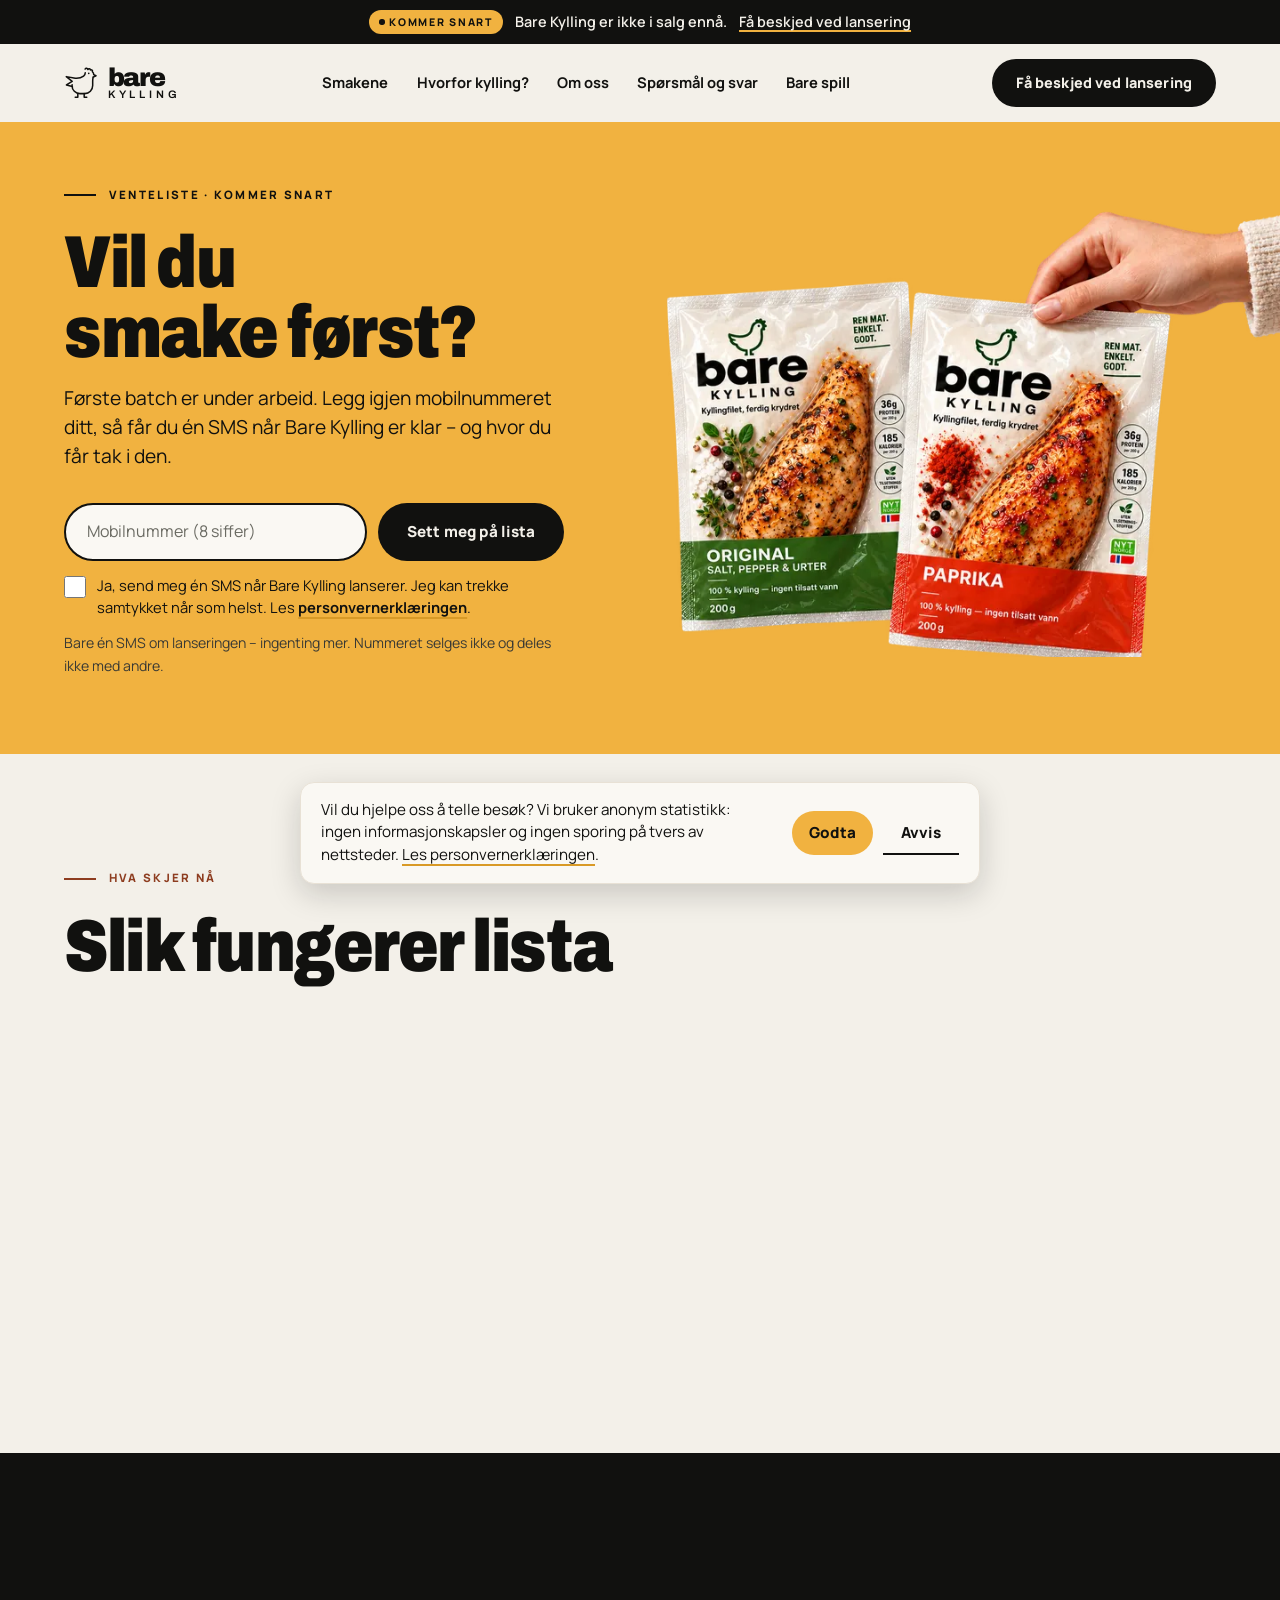
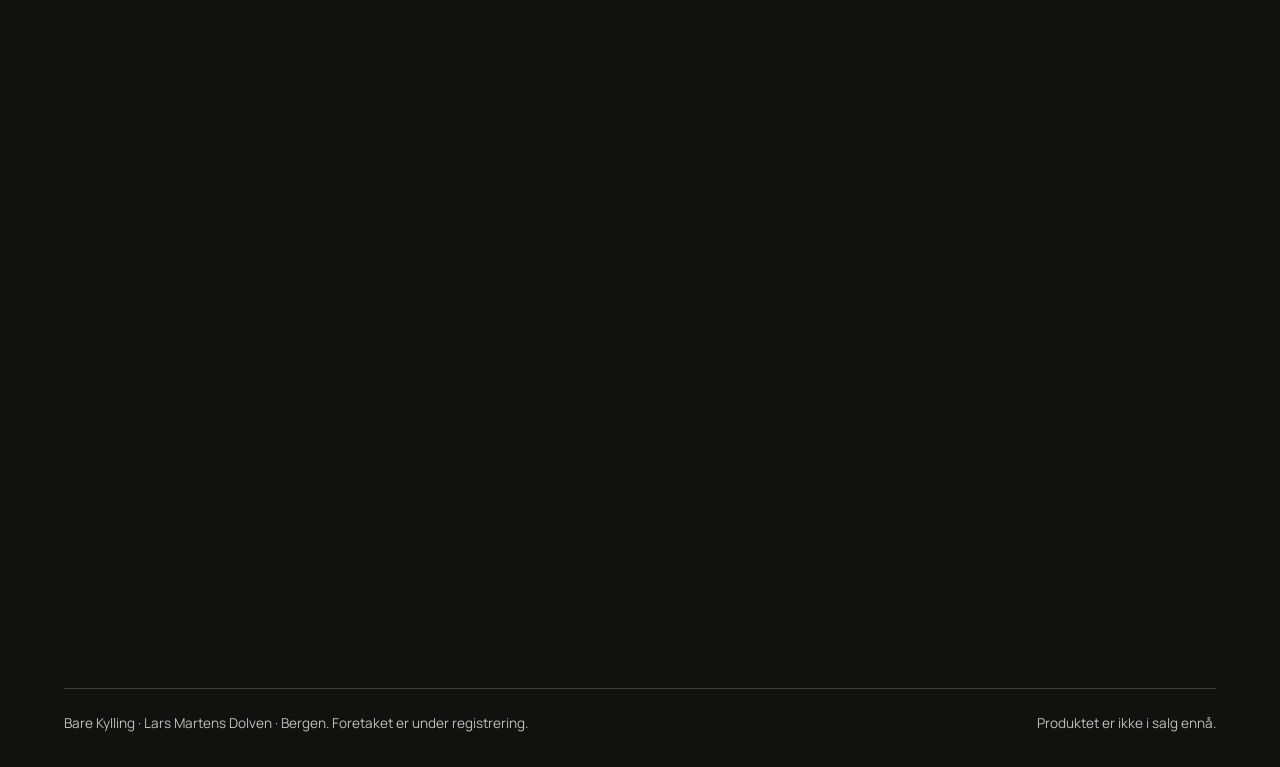
<file: bare-kylling/venteliste.html>
<!DOCTYPE html>
<html lang="nb">
<head>
<!-- BK:FELLES hode START -->
<meta charset="utf-8" />
<meta name="viewport" content="width=device-width, initial-scale=1, viewport-fit=cover" />
<meta name="theme-color" content="#F1B240" />
<meta name="color-scheme" content="light" />
<meta property="og:type" content="website" />
<meta property="og:locale" content="nb_NO" />
<meta property="og:site_name" content="Bare Kylling" />
<meta property="og:image" content="https://barekylling.no/images/og-bare-kylling.jpg" />
<meta property="og:image:width" content="1200" />
<meta property="og:image:height" content="630" />
<meta property="og:image:alt" content="To pakker Bare Kylling – Original og Sweet Paprika – på en kjøkkenbenk med krydder." />
<meta name="twitter:card" content="summary_large_image" />
<link rel="icon" href="data:image/svg+xml,%3Csvg xmlns='http://www.w3.org/2000/svg' viewBox='-10 -10 120 120'%3E%3Crect x='-10' y='-10' width='120' height='120' rx='26' fill='%2311110F'/%3E%3Cg fill='none' stroke='%23F3F0E9' stroke-width='6' stroke-linecap='round' stroke-linejoin='round'%3E%3Cpath d='M63.5 4c2.5-4 7.5-3 9 1.5 2.5-4 8-3 8.5 1.5 4-1.5 8 1.5 6.5 6 3 2.5 4.5 6 4.5 9.5l7.5 3.5-9 4.5'/%3E%3Cpath d='M90 30.5c-1 4.5-1.5 8-1.5 12.5v15.5C88.5 73.5 77 85 62.5 85h-16C32 85 20.5 73.5 20.5 59c0-1 0-2 .2-3'/%3E%3Cpath d='M21.5 61.5L2 56.5l19-12L1.5 29l25 4.5c12.5 2 24-.5 32-6.5 3.5-2.5 5.5-6.5 5.5-11'/%3E%3Cpath d='M39.5 84.5V97h-8.5M60.5 84.5V97h8.5'/%3E%3C/g%3E%3Ccircle cx='75.5' cy='18.5' r='3.4' fill='%23F3F0E9'/%3E%3C/svg%3E" />
<link rel="preconnect" href="https://fonts.googleapis.com" />
<link rel="preconnect" href="https://fonts.gstatic.com" crossorigin />
<link href="https://fonts.googleapis.com/css2?family=Archivo:wdth,wght@75..100,600..900&family=Manrope:wght@400..700&display=swap" rel="stylesheet" />
<link rel="stylesheet" href="css/style.css?v=20261109a" />
<!-- Slår på animasjoner før første opptegning (ingen blinking). Har brukeren
     «redusert bevegelse» på, brukes bare myke toninger (.anim--myk). -->
<script>(function(h){if(!('IntersectionObserver'in window))return;h.classList.add('anim');if(matchMedia('(prefers-reduced-motion: reduce)').matches)h.classList.add('anim--myk');setTimeout(function(){[].forEach.call(document.querySelectorAll('.hero__img,.launch__cutout img'),function(i){i.classList.add('klar')})},3000)})(document.documentElement)</script>
<!-- BK:FELLES hode END -->

<title>Venteliste – Bare Kylling</title>
<meta name="description" content="Sett deg på lista, så får du én SMS når Bare Kylling lanserer – og hvor du får tak i den. Ingenting mer." />
<meta property="og:title" content="Venteliste – Bare Kylling" />
<meta property="og:description" content="Sett deg på lista, så får du én SMS når Bare Kylling lanserer – og hvor du får tak i den. Ingenting mer." />
<meta property="og:url" content="https://barekylling.no/venteliste" />
<link rel="canonical" href="https://barekylling.no/venteliste" />
</head>

<body>

<!-- BK:FELLES topp START -->
<a class="skip" href="#hovedinnhold">Hopp til hovedinnhold</a>

<!-- Felles SVG-definisjon: sirkelen stempelet i heroen skriver tekst langs -->
<svg class="svg-defs" aria-hidden="true" focusable="false">
  <defs><path id="sirkel" d="M60,60 m-47,0 a47,47 0 1,1 94,0 a47,47 0 1,1 -94,0" /></defs>
</svg>

<!-- ============================================================
     INFOSTRIPE – bytt tekst når produktet lanseres
     ============================================================ -->
<a class="topbar" href="venteliste">
  <span class="topbar__tag">Kommer snart</span>
  <span class="topbar__text">Bare Kylling er ikke i salg ennå.</span>
  <span class="topbar__link">Få beskjed ved lansering</span>
</a>

<!-- ============================================================
     NAVBAR
     ============================================================ -->
<header class="nav" id="nav">
  <div class="nav__inner shell">

    <a class="wordmark" href="./" aria-label="Bare Kylling – til forsiden">
      <span class="wordmark__icon" aria-hidden="true">
        <svg viewBox="-6 -6 112 112" fill="none" stroke="currentColor" stroke-width="5" stroke-linecap="round" stroke-linejoin="round" aria-hidden="true">
          <path d="M63.5 4c2.5-4 7.5-3 9 1.5 2.5-4 8-3 8.5 1.5 4-1.5 8 1.5 6.5 6 3 2.5 4.5 6 4.5 9.5l7.5 3.5-9 4.5" />
          <path d="M90 30.5c-1 4.5-1.5 8-1.5 12.5v15.5C88.5 73.5 77 85 62.5 85h-16C32 85 20.5 73.5 20.5 59c0-1 0-2 .2-3" />
          <path d="M21.5 61.5L2 56.5l19-12L1.5 29l25 4.5c12.5 2 24-.5 32-6.5 3.5-2.5 5.5-6.5 5.5-11" />
          <path d="M39.5 84.5V97h-8.5M60.5 84.5V97h8.5" />
          <circle cx="75.5" cy="18.5" r="2.7" fill="currentColor" stroke="none" />
        </svg>
      </span>
      <span class="wordmark__text">
        <span class="wordmark__bare">bare</span>
        <span class="wordmark__kylling">Kylling</span>
      </span>
    </a>

    <nav class="nav__links" aria-label="Hovedmeny">
      <a href="smakene">Smakene</a>
      <a href="hvorfor">Hvorfor kylling?</a>
      <a href="om-oss">Om oss</a>
      <a href="faq">Spørsmål og svar</a>
      <a href="spill">Bare spill</a>
    </nav>

    <div class="nav__end">
      <a class="btn btn--ink nav__cta" href="venteliste">Få beskjed ved lansering</a>
      <button class="burger" id="burger" type="button" aria-expanded="false" aria-controls="meny" aria-label="Åpne meny">
        <span aria-hidden="true"></span>
        <span aria-hidden="true"></span>
      </button>
    </div>
  </div>
  <span class="nav__progress" aria-hidden="true"></span>
</header>

<div class="menu" id="meny" hidden>
  <nav class="menu__inner" aria-label="Meny">
    <a href="smakene">Smakene</a>
    <a href="hvorfor">Hvorfor kylling?</a>
    <a href="om-oss">Om oss</a>
    <a href="faq">Spørsmål og svar</a>
    <a href="spill">Bare spill</a>
    <a class="btn btn--honey menu__cta" href="venteliste">Få beskjed ved lansering</a>
    <p class="menu__foot">Ekte mat. Ekte protein.</p>
  </nav>
</div>
<!-- BK:FELLES topp END -->

<main id="hovedinnhold">

<!-- ============================================================
     VENTELISTE – skjemaet
     ============================================================ -->
<section class="launch launch--page" id="lansering" aria-labelledby="launch-tittel">
  <div class="shell launch__inner">
    <div class="launch__copy">
      <p class="kicker">Venteliste &middot; kommer snart</p>
      <h1 class="display launch__h2" id="launch-tittel">Vil du smake først?</h1>
      <p class="launch__lead">
        Første batch er under arbeid. Legg igjen mobilnummeret ditt, så får du
        én SMS når Bare Kylling er klar – og hvor du får tak i den.
      </p>

      <form class="form" id="venteliste" novalidate>
        <div class="form__row">
          <label class="sr-only" for="telefon">Mobilnummer</label>
          <input class="form__input" id="telefon" name="telefon" type="tel" inputmode="tel"
                 autocomplete="tel" placeholder="Mobilnummer (8 siffer)" maxlength="20" required
                 aria-describedby="form-status" />
          <button class="btn btn--ink btn--lg" type="submit">Sett meg på lista</button>
        </div>
        <!-- Skjult felt mot spamroboter: mennesker ser det ikke og fyller det aldri ut -->
        <div class="form__hp" aria-hidden="true">
          <label for="nettside">La dette feltet stå tomt</label>
          <input id="nettside" name="nettside" type="text" tabindex="-1" autocomplete="off" />
        </div>
        <label class="form__samtykke">
          <input class="form__boks" id="samtykke" name="samtykke" type="checkbox" required />
          <span>Ja, send meg én SMS når Bare Kylling lanserer. Jeg kan trekke samtykket når som helst. Les <a class="link" href="personvern">personvernerklæringen</a>.</span>
        </label>
        <p class="form__fine">Bare én SMS om lanseringen – ingenting mer. Nummeret selges ikke og deles ikke med andre.</p>
        <p class="form__status" id="form-status" role="status" aria-live="polite"></p>
      </form>
    </div>
    <figure class="launch__cutout">
      <picture>
        <source type="image/webp"
                srcset="images/hero-to-pakker-i-hand-760.webp 760w, images/hero-to-pakker-i-hand-1100.webp 1100w"
                sizes="(min-width: 900px) 50vw, 100vw" />
        <img src="images/hero-to-pakker-i-hand.jpg"
             alt="En hånd holder to pakker Bare Kylling: Original og Sweet Paprika."
             width="1536" height="1024" decoding="async"
             onload="this.classList.add('klar')" onerror="this.classList.add('klar')" />
      </picture>
    </figure>
  </div>
</section>

<!-- ============================================================
     HVA SKJER NÅ
     ============================================================ -->
<section class="how how--after" aria-labelledby="how-tittel">
  <div class="shell">
    <p class="marker">Hva skjer nå</p>
    <h2 class="display how__h2" id="how-tittel">Slik fungerer lista</h2>

    <ol class="steps">
      <li class="step">
        <svg class="icon step__icon" aria-hidden="true" focusable="false"><use href="images/figurer.svg#ikon-mobil"></use></svg>
        <span class="step__num" aria-hidden="true">1</span>
        <h3 class="step__h3">Du legger igjen mobilnummeret</h3>
        <p>Det er alt vi trenger. Vi bruker det kun til å si fra om lansering.</p>
      </li>
      <li class="step">
        <svg class="icon step__icon" aria-hidden="true" focusable="false"><use href="images/figurer.svg#ikon-panne"></use></svg>
        <span class="step__num" aria-hidden="true">2</span>
        <h3 class="step__h3">Vi gjør ferdig første batch</h3>
        <p>Resept og produksjon låses trinn for trinn. Hvor langt vi er kommet, ser du på <a class="link" href="om-oss#status">Om oss</a>.</p>
      </li>
      <li class="step">
        <svg class="icon step__icon" aria-hidden="true" focusable="false"><use href="images/figurer.svg#ikon-bjelle"></use></svg>
        <span class="step__num" aria-hidden="true">3</span>
        <h3 class="step__h3">Du får beskjed først</h3>
        <p>Én SMS når kyllingen er klar, med informasjon om hvor du får tak i den.</p>
      </li>
    </ol>

    <p class="how__link">Lurer du på noe? <a class="link" href="faq">Se spørsmål og svar</a>.</p>
  </div>
</section>

</main>

<!-- BK:FELLES bunn START -->
<!-- ============================================================
     FOOTER
     ============================================================ -->
<footer class="foot">
  <!-- Pikselkyllingen går en tur langs kanten av og til – og er en snarvei til
       spillet (for mus og trykk; tastatur og skjermleser bruker lenken i menyen under) -->
  <a class="pikselkylling" href="spill" tabindex="-1" aria-hidden="true" title="Spill: Veien til Jobbsenteret"><i></i></a>
  <div class="shell">
    <div class="foot__mark" aria-hidden="true">
      <span class="foot__icon"><svg viewBox="-6 -6 112 112" fill="none" stroke="currentColor" stroke-width="5" stroke-linecap="round" stroke-linejoin="round" aria-hidden="true">
        <path d="M63.5 4c2.5-4 7.5-3 9 1.5 2.5-4 8-3 8.5 1.5 4-1.5 8 1.5 6.5 6 3 2.5 4.5 6 4.5 9.5l7.5 3.5-9 4.5" />
        <path d="M90 30.5c-1 4.5-1.5 8-1.5 12.5v15.5C88.5 73.5 77 85 62.5 85h-16C32 85 20.5 73.5 20.5 59c0-1 0-2 .2-3" />
        <path d="M21.5 61.5L2 56.5l19-12L1.5 29l25 4.5c12.5 2 24-.5 32-6.5 3.5-2.5 5.5-6.5 5.5-11" />
        <path d="M39.5 84.5V97h-8.5M60.5 84.5V97h8.5" />
        <circle cx="75.5" cy="18.5" r="2.7" fill="currentColor" stroke="none" />
        </svg></span>
      <span class="foot__bare">bare</span>
      <span class="foot__kylling">Kylling</span>
    </div>

    <div class="foot__cols">
      <nav class="foot__nav" aria-label="Bunnmeny">
        <p class="foot__h">Nettsiden</p>
        <a href="./">Forside</a>
        <a href="smakene">Smakene</a>
        <a href="hvorfor">Hvorfor kylling?</a>
        <a href="./#naering">Næringsinnhold</a>
        <a href="om-oss">Om oss</a>
        <a href="faq">Spørsmål og svar</a>
        <a href="venteliste">Venteliste</a>
        <a class="foot__spill" href="spill">Spillet: Veien til Jobbsenteret</a>
      </nav>
      <div class="foot__nav">
        <p class="foot__h">Om Bare Kylling</p>
        <p>Ferdigstekt kyllingfilet i porsjonspakke, i to smaker: Original med salt, pepper og urter, og Sweet Paprika. Et enkeltpersonforetak i Bergen, drevet av Lars Martens Dolven.</p>
        <p>Ekte mat. Ekte protein.</p>
      </div>
      <div class="foot__nav" data-kontakt>
        <p class="foot__h">Kontakt</p>
        <a class="link foot__epost" href="mailto:post@barekylling.no?subject=Henvendelse%20fra%20nettsiden">post@barekylling.no</a>
        <p>Spørsmål, smakeprøver eller samarbeid? Send oss en e-post.</p>
        <a href="personvern">Personvern og informasjonskapsler</a>
      </div>
    </div>

    <div class="foot__base">
      <p>Bare Kylling &middot; Lars Martens Dolven &middot; Bergen. Foretaket er under registrering.</p>
      <p>Produktet er ikke i salg ennå.</p>
    </div>
  </div>
</footer>
<!-- BK:FELLES bunn END -->

<script src="js/content.js?v=20261109a"></script>
<script src="js/main.js?v=20261109a"></script>
</body>
</html>
</file>
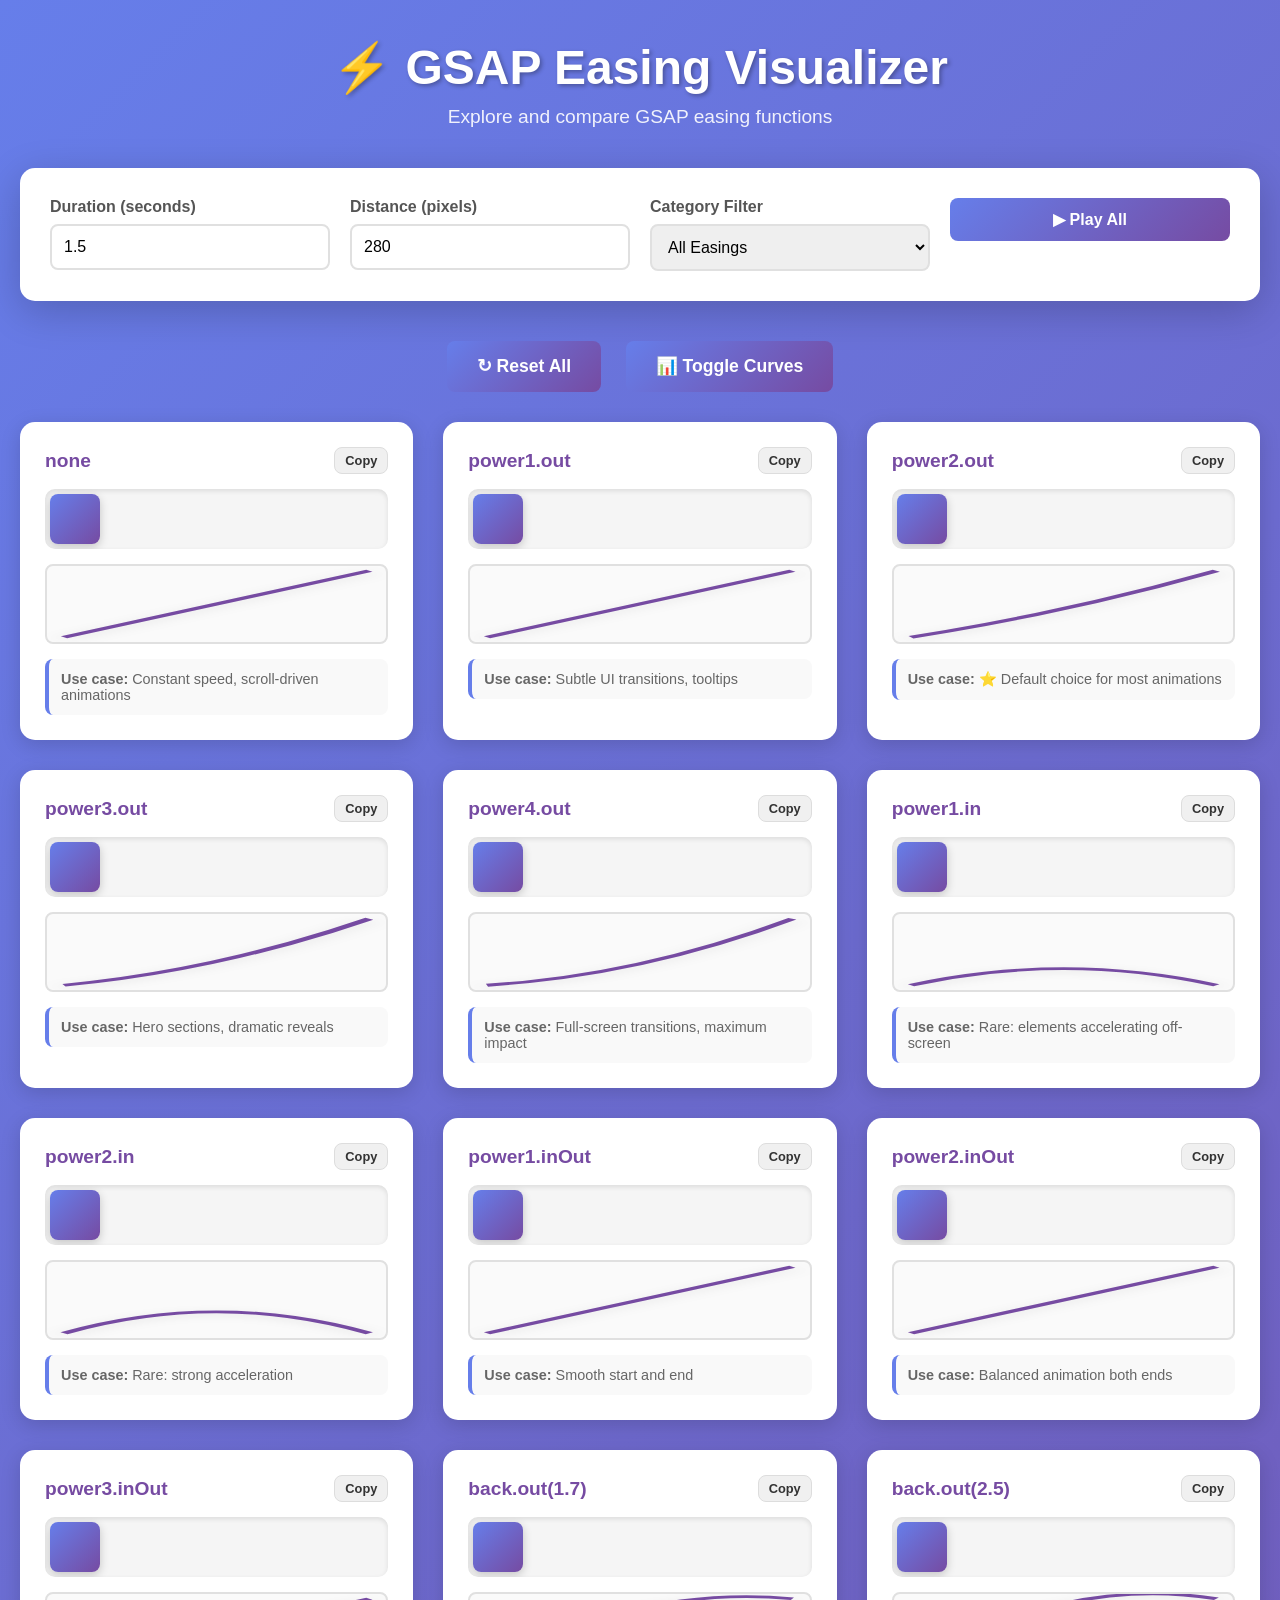
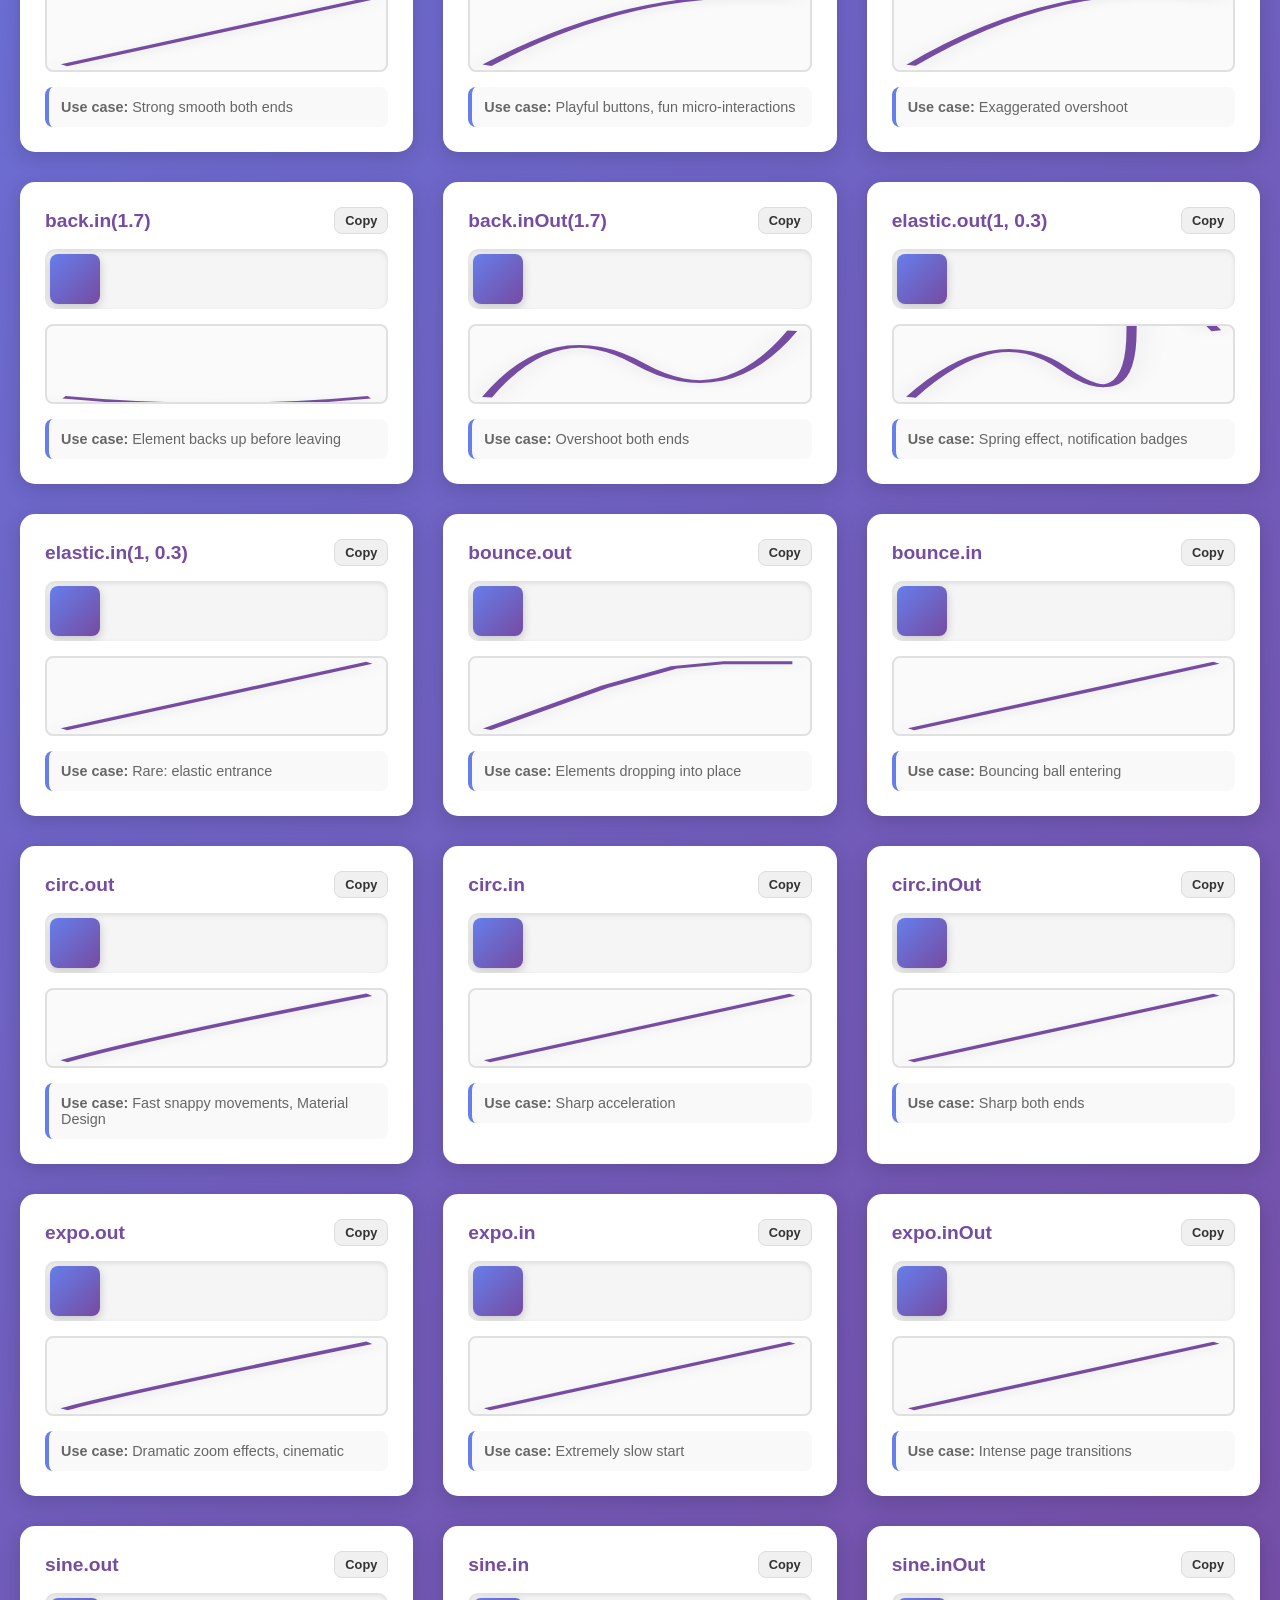
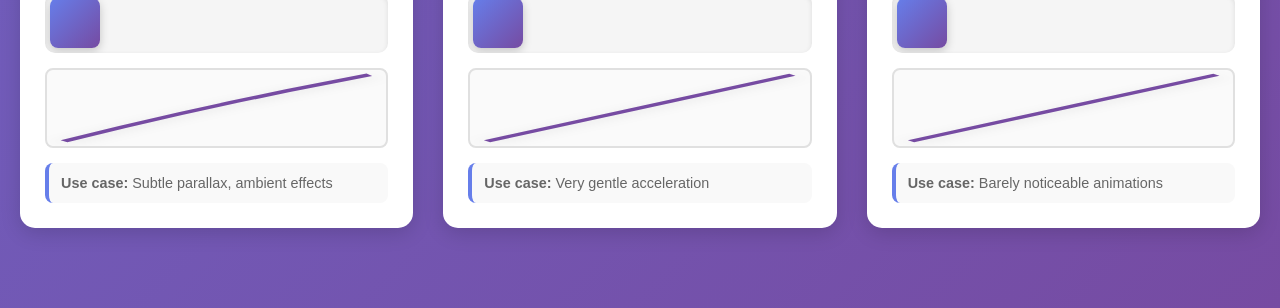
<file: .claude/skills/gsap-scrolltrigger/assets/easings/easing_visualizer.html>
<!DOCTYPE html>
<html lang="en">
<head>
  <meta charset="UTF-8">
  <meta name="viewport" content="width=device-width, initial-scale=1.0">
  <title>GSAP Easing Visualizer</title>
  <script src="https://cdn.jsdelivr.net/npm/gsap@3/dist/gsap.min.js"></script>
  <style>
    * {
      margin: 0;
      padding: 0;
      box-sizing: border-box;
    }

    body {
      font-family: 'Segoe UI', Tahoma, Geneva, Verdana, sans-serif;
      background: linear-gradient(135deg, #667eea 0%, #764ba2 100%);
      min-height: 100vh;
      padding: 40px 20px;
      color: #333;
    }

    .container {
      max-width: 1400px;
      margin: 0 auto;
    }

    header {
      text-align: center;
      margin-bottom: 40px;
      color: white;
    }

    h1 {
      font-size: 3rem;
      margin-bottom: 10px;
      text-shadow: 2px 2px 4px rgba(0,0,0,0.3);
    }

    .subtitle {
      font-size: 1.2rem;
      opacity: 0.9;
    }

    .controls {
      background: white;
      padding: 30px;
      border-radius: 15px;
      box-shadow: 0 10px 40px rgba(0,0,0,0.2);
      margin-bottom: 40px;
      display: grid;
      grid-template-columns: repeat(auto-fit, minmax(200px, 1fr));
      gap: 20px;
    }

    .control-group {
      display: flex;
      flex-direction: column;
    }

    label {
      font-weight: 600;
      margin-bottom: 8px;
      color: #555;
    }

    input, select, button {
      padding: 12px;
      border: 2px solid #e0e0e0;
      border-radius: 8px;
      font-size: 1rem;
      font-family: inherit;
      transition: border-color 0.3s;
    }

    input:focus, select:focus {
      outline: none;
      border-color: #667eea;
    }

    button {
      background: linear-gradient(135deg, #667eea 0%, #764ba2 100%);
      color: white;
      border: none;
      cursor: pointer;
      font-weight: 600;
      transition: transform 0.2s, box-shadow 0.2s;
    }

    button:hover {
      transform: translateY(-2px);
      box-shadow: 0 5px 20px rgba(102, 126, 234, 0.4);
    }

    button:active {
      transform: translateY(0);
    }

    .easing-grid {
      display: grid;
      grid-template-columns: repeat(auto-fit, minmax(350px, 1fr));
      gap: 30px;
      margin-bottom: 40px;
    }

    .easing-card {
      background: white;
      padding: 25px;
      border-radius: 15px;
      box-shadow: 0 5px 20px rgba(0,0,0,0.15);
      transition: transform 0.3s, box-shadow 0.3s;
    }

    .easing-card:hover {
      transform: translateY(-5px);
      box-shadow: 0 10px 30px rgba(0,0,0,0.25);
    }

    .easing-name {
      font-size: 1.2rem;
      font-weight: 600;
      margin-bottom: 15px;
      color: #764ba2;
      display: flex;
      justify-content: space-between;
      align-items: center;
    }

    .copy-btn {
      padding: 5px 10px;
      font-size: 0.8rem;
      background: #f0f0f0;
      color: #333;
      border: 1px solid #ddd;
      cursor: pointer;
      transition: background 0.2s;
    }

    .copy-btn:hover {
      background: #e0e0e0;
    }

    .track {
      width: 100%;
      height: 60px;
      background: #f5f5f5;
      border-radius: 10px;
      margin-bottom: 15px;
      position: relative;
      overflow: hidden;
      box-shadow: inset 0 2px 5px rgba(0,0,0,0.1);
    }

    .box {
      width: 50px;
      height: 50px;
      background: linear-gradient(135deg, #667eea 0%, #764ba2 100%);
      border-radius: 8px;
      position: absolute;
      left: 5px;
      top: 5px;
      box-shadow: 0 3px 10px rgba(0,0,0,0.2);
    }

    .curve-preview {
      width: 100%;
      height: 80px;
      background: #fafafa;
      border-radius: 8px;
      position: relative;
      border: 2px solid #e0e0e0;
    }

    .curve-line {
      stroke: #764ba2;
      stroke-width: 3;
      fill: none;
      filter: drop-shadow(0 2px 4px rgba(0,0,0,0.1));
    }

    .use-case {
      margin-top: 15px;
      padding: 12px;
      background: #f9f9f9;
      border-radius: 8px;
      font-size: 0.9rem;
      color: #666;
      border-left: 4px solid #667eea;
    }

    .action-bar {
      text-align: center;
      margin-bottom: 30px;
    }

    .action-bar button {
      margin: 0 10px;
      padding: 15px 30px;
      font-size: 1.1rem;
    }

    .comparison-mode {
      display: grid;
      grid-template-columns: repeat(auto-fit, minmax(300px, 1fr));
      gap: 20px;
      margin-top: 30px;
    }

    .comparison-card {
      background: white;
      padding: 20px;
      border-radius: 12px;
      box-shadow: 0 5px 15px rgba(0,0,0,0.15);
    }

    @media (max-width: 768px) {
      h1 {
        font-size: 2rem;
      }

      .controls {
        grid-template-columns: 1fr;
      }

      .easing-grid {
        grid-template-columns: 1fr;
      }
    }

    .copied-toast {
      position: fixed;
      bottom: 30px;
      right: 30px;
      background: #4caf50;
      color: white;
      padding: 15px 25px;
      border-radius: 8px;
      box-shadow: 0 5px 20px rgba(0,0,0,0.3);
      opacity: 0;
      transform: translateY(20px);
      transition: opacity 0.3s, transform 0.3s;
      pointer-events: none;
      z-index: 1000;
    }

    .copied-toast.show {
      opacity: 1;
      transform: translateY(0);
    }
  </style>
</head>
<body>
  <div class="container">
    <header>
      <h1>⚡ GSAP Easing Visualizer</h1>
      <p class="subtitle">Explore and compare GSAP easing functions</p>
    </header>

    <div class="controls">
      <div class="control-group">
        <label for="duration">Duration (seconds)</label>
        <input type="number" id="duration" value="1.5" step="0.1" min="0.1" max="5">
      </div>

      <div class="control-group">
        <label for="distance">Distance (pixels)</label>
        <input type="number" id="distance" value="280" step="10" min="50" max="500">
      </div>

      <div class="control-group">
        <label for="category">Category Filter</label>
        <select id="category">
          <option value="all">All Easings</option>
          <option value="power">Power (Most Common)</option>
          <option value="special">Special (Back, Elastic, Bounce)</option>
          <option value="other">Other (Circ, Expo, Sine)</option>
        </select>
      </div>

      <div class="control-group">
        <button id="play-all">▶ Play All</button>
      </div>
    </div>

    <div class="action-bar">
      <button id="reset-all">↻ Reset All</button>
      <button id="toggle-curves">📊 Toggle Curves</button>
    </div>

    <div id="easing-container" class="easing-grid"></div>

    <div class="copied-toast" id="toast">Copied to clipboard!</div>
  </div>

  <script>
    // Easing functions with metadata
    const easings = [
      // Power easings
      { name: "none", category: "power", useCase: "Constant speed, scroll-driven animations" },
      { name: "power1.out", category: "power", useCase: "Subtle UI transitions, tooltips" },
      { name: "power2.out", category: "power", useCase: "⭐ Default choice for most animations" },
      { name: "power3.out", category: "power", useCase: "Hero sections, dramatic reveals" },
      { name: "power4.out", category: "power", useCase: "Full-screen transitions, maximum impact" },
      { name: "power1.in", category: "power", useCase: "Rare: elements accelerating off-screen" },
      { name: "power2.in", category: "power", useCase: "Rare: strong acceleration" },
      { name: "power1.inOut", category: "power", useCase: "Smooth start and end" },
      { name: "power2.inOut", category: "power", useCase: "Balanced animation both ends" },
      { name: "power3.inOut", category: "power", useCase: "Strong smooth both ends" },

      // Special easings
      { name: "back.out(1.7)", category: "special", useCase: "Playful buttons, fun micro-interactions" },
      { name: "back.out(2.5)", category: "special", useCase: "Exaggerated overshoot" },
      { name: "back.in(1.7)", category: "special", useCase: "Element backs up before leaving" },
      { name: "back.inOut(1.7)", category: "special", useCase: "Overshoot both ends" },
      { name: "elastic.out(1, 0.3)", category: "special", useCase: "Spring effect, notification badges" },
      { name: "elastic.in(1, 0.3)", category: "special", useCase: "Rare: elastic entrance" },
      { name: "bounce.out", category: "special", useCase: "Elements dropping into place" },
      { name: "bounce.in", category: "special", useCase: "Bouncing ball entering" },

      // Other easings
      { name: "circ.out", category: "other", useCase: "Fast snappy movements, Material Design" },
      { name: "circ.in", category: "other", useCase: "Sharp acceleration" },
      { name: "circ.inOut", category: "other", useCase: "Sharp both ends" },
      { name: "expo.out", category: "other", useCase: "Dramatic zoom effects, cinematic" },
      { name: "expo.in", category: "other", useCase: "Extremely slow start" },
      { name: "expo.inOut", category: "other", useCase: "Intense page transitions" },
      { name: "sine.out", category: "other", useCase: "Subtle parallax, ambient effects" },
      { name: "sine.in", category: "other", useCase: "Very gentle acceleration" },
      { name: "sine.inOut", category: "other", useCase: "Barely noticeable animations" },
    ];

    let duration = 1.5;
    let distance = 280;
    let showCurves = true;

    const container = document.getElementById('easing-container');
    const durationInput = document.getElementById('duration');
    const distanceInput = document.getElementById('distance');
    const categorySelect = document.getElementById('category');
    const playAllBtn = document.getElementById('play-all');
    const resetAllBtn = document.getElementById('reset-all');
    const toggleCurvesBtn = document.getElementById('toggle-curves');
    const toast = document.getElementById('toast');

    // Generate easing cards
    function renderEasings() {
      const category = categorySelect.value;
      const filtered = easings.filter(e =>
        category === 'all' || e.category === category
      );

      container.innerHTML = '';

      filtered.forEach((easing, index) => {
        const card = document.createElement('div');
        card.className = 'easing-card';
        card.innerHTML = `
          <div class="easing-name">
            <span>${easing.name}</span>
            <button class="copy-btn" data-ease="${easing.name}">Copy</button>
          </div>
          <div class="track" data-index="${index}">
            <div class="box"></div>
          </div>
          <div class="curve-preview" style="${showCurves ? '' : 'display: none;'}">
            <svg width="100%" height="100%" viewBox="0 0 100 80" preserveAspectRatio="none">
              <path class="curve-line" d="M 5 75 ${generateCurvePath(easing.name)}" />
            </svg>
          </div>
          <div class="use-case">
            <strong>Use case:</strong> ${easing.useCase}
          </div>
        `;

        container.appendChild(card);

        // Add copy functionality
        card.querySelector('.copy-btn').addEventListener('click', () => {
          copyToClipboard(easing.name);
        });

        // Add click to animate
        card.querySelector('.track').addEventListener('click', () => {
          animateBox(index, easing.name);
        });
      });
    }

    // Generate approximate curve path for visualization
    function generateCurvePath(easeName) {
      // Simplified curve representations
      const curves = {
        "none": "L 95 5",
        "power1.out": "Q 50 40, 95 5",
        "power2.out": "Q 50 50, 95 5",
        "power3.out": "Q 50 60, 95 5",
        "power4.out": "Q 50 65, 95 5",
        "power1.in": "Q 50 40, 95 75",
        "power2.in": "Q 50 30, 95 75",
        "back.out(1.7)": "Q 50 -10, 95 5",
        "back.out(2.5)": "Q 50 -20, 95 5",
        "back.in(1.7)": "Q 50 90, 95 75",
        "back.inOut(1.7)": "Q 25 -10, 50 40 T 95 5",
        "elastic.out(1, 0.3)": "Q 30 -5, 50 45 T 70 5 T 95 5",
        "bounce.out": "L 40 30 L 60 10 L 75 5 L 95 5",
        "circ.out": "Q 30 50, 95 5",
        "expo.out": "Q 20 60, 95 5",
        "sine.out": "Q 50 35, 95 5",
      };

      return curves[easeName] || "L 95 5";
    }

    // Animate individual box
    function animateBox(index, easeName) {
      const track = document.querySelector(`.track[data-index="${index}"]`);
      const box = track.querySelector('.box');

      gsap.fromTo(box,
        { x: 0 },
        {
          x: distance,
          duration: duration,
          ease: easeName,
          onComplete: () => {
            gsap.to(box, { x: 0, duration: 0.3, ease: "power1.in" });
          }
        }
      );
    }

    // Play all animations
    function playAll() {
      const tracks = document.querySelectorAll('.track');
      tracks.forEach((track, index) => {
        const box = track.querySelector('.box');
        const easeName = easings[index].name;

        gsap.fromTo(box,
          { x: 0 },
          {
            x: distance,
            duration: duration,
            ease: easeName,
            delay: index * 0.05,
            onComplete: () => {
              gsap.to(box, { x: 0, duration: 0.3, ease: "power1.in" });
            }
          }
        );
      });
    }

    // Reset all animations
    function resetAll() {
      const boxes = document.querySelectorAll('.box');
      gsap.killTweensOf(boxes);
      gsap.set(boxes, { x: 0 });
    }

    // Copy to clipboard
    function copyToClipboard(text) {
      navigator.clipboard.writeText(`ease: "${text}"`).then(() => {
        showToast();
      });
    }

    function showToast() {
      toast.classList.add('show');
      setTimeout(() => {
        toast.classList.remove('show');
      }, 2000);
    }

    // Event listeners
    durationInput.addEventListener('input', (e) => {
      duration = parseFloat(e.target.value);
    });

    distanceInput.addEventListener('input', (e) => {
      distance = parseInt(e.target.value);
    });

    categorySelect.addEventListener('change', renderEasings);

    playAllBtn.addEventListener('click', playAll);
    resetAllBtn.addEventListener('click', resetAll);

    toggleCurvesBtn.addEventListener('click', () => {
      showCurves = !showCurves;
      renderEasings();
    });

    // Initial render
    renderEasings();
  </script>
</body>
</html>
</file>
<file: bare-kylling/css/style.css>
/* =============================================================================
   BARE KYLLING — STILARK
   1. Tokens          5. Hero og undersider
   2. Reset/base      6. Seksjoner (forsiden)
   3. Typografi       7. Undersider, skjema, FAQ, footer
   4. Komponenter     8. Responsivt og bevegelse
   ============================================================================= */

/* ---------------------------------------------------------------------------
   1. TOKENS
   --------------------------------------------------------------------------- */
:root {
  /* Farger fra emballasjen */
  --cream:        #F3F0E9;
  --cream-hi:     #FAF8F3;
  --beige:        #E8E1D5;
  --ink:          #11110F;
  --ink-soft:     #3A3A34;
  --forest:       #334D29;   /* Original */
  --forest-deep:  #24371D;
  --paprika:      #B5502C;   /* Sweet Paprika */
  --paprika-deep: #8E3D20;
  --sage:         #AAB39D;

  /* Varm merkefarge for hero, infostripe og CTA. Tekst på honning er alltid
     --ink (ca. 10:1 kontrast). Aldri cream-tekst på honning. */
  --honey:        #F1B240;
  --honey-deep:   #D99A26;

  /* Paprika som bakgrunn for brødtekst. Den originale (#B5502C) gir 4,45:1
     mot cream og underkjenner WCAG AA (4,5:1). Denne gir 5,05:1. */
  --paprika-surface: #A8492A;

  color-scheme: light;

  --bg: var(--cream);
  --fg: var(--ink);

  /* Typografi. Archivo lastes med bredde-akse (75–100 %), så overskriftene
     kan være kondenserte uten en ekstra font. */
  --display: 'Archivo', 'Arial Narrow', 'Helvetica Neue', Helvetica, Arial, sans-serif;
  --sans: 'Manrope', system-ui, -apple-system, 'Segoe UI', Roboto, Arial, sans-serif;
  --condensed: 82%;

  /* Hero-tittelen skalerer med bredden på tekstkolonnen: «proteinbar.» er
     ca. 4,4 × skriftstørrelsen bred i kondensert Archivo 900. */
  --fs-hero:  clamp(3.1rem, 17vw, 8.4rem);
  --fs-h2:    clamp(2.3rem, 6vw, 4.6rem);
  --fs-h3:    clamp(1.5rem, 3.2vw, 2.5rem);
  --fs-lead:  clamp(1.075rem, 1.5vw, 1.3rem);
  --fs-body:  clamp(1rem, 1.05vw, 1.08rem);
  --fs-label: clamp(.72rem, .85vw, .8rem);

  /* Rom – én seksjonsrytme for hele nettstedet */
  --gut:   clamp(1rem, 5vw, 4rem);
  --sec:   clamp(4rem, 9vw, 7.5rem);
  --shell: 1340px;
  /* Avstand fra innholdskanten til skjermkanten – for bilder som skal ut i kanten */
  --bleed: max(var(--gut), calc((100vw - var(--shell)) / 2 + var(--gut)));

  /* Detaljer */
  --edge: 2px solid var(--ink);
  --r: 18px;         /* kort og bilder */
  --r-sm: 10px;      /* felt, merkelapper */
  --pill: 999px;     /* knapper */
  --ease: cubic-bezier(.22, .61, .36, 1);
  --ease-ut: cubic-bezier(.16, 1, .3, 1);        /* rask start, myk landing */
  --ease-sprett: cubic-bezier(.34, 1.56, .64, 1); /* litt overskudd, for «pop» */
}

/* ---------------------------------------------------------------------------
   2. RESET / BASE
   --------------------------------------------------------------------------- */
*, *::before, *::after { box-sizing: border-box; }

html {
  -webkit-text-size-adjust: 100%;
  scroll-behavior: smooth;
  scroll-padding-top: 84px; /* plass til den klebrige menylinjen */
}

body {
  margin: 0;
  background: var(--bg);
  color: var(--fg);
  font-family: var(--sans);
  font-size: var(--fs-body);
  line-height: 1.6;
  font-weight: 400;
  -webkit-font-smoothing: antialiased;
  overflow-x: hidden;
}

img, svg { display: block; max-width: 100%; }
img { height: auto; }
picture { display: contents; }
[hidden] { display: none !important; }

h1, h2, h3, p, ul, ol, dl, dd, figure { margin: 0; }
ul, ol { padding: 0; list-style: none; }

a { color: inherit; text-decoration: none; }
button { font: inherit; color: inherit; background: none; border: 0; cursor: pointer; }
input { font: inherit; }

:focus-visible {
  outline: 3px solid var(--ink);
  outline-offset: 3px;
  border-radius: 2px;
}
.sec--forest :focus-visible, .sec--ink :focus-visible, .trans :focus-visible,
.menu :focus-visible, .ben--forest :focus-visible,
.flavor :focus-visible, .foot :focus-visible, .duo__card :focus-visible, .topbar:focus-visible, .gains :focus-visible {
  outline-color: var(--honey);
}

.sr-only {
  position: absolute; width: 1px; height: 1px;
  padding: 0; margin: -1px; overflow: hidden;
  clip: rect(0 0 0 0); white-space: nowrap; border: 0;
}

.skip {
  position: absolute; left: 50%; top: 0; z-index: 200;
  transform: translate(-50%, -120%);
  background: var(--ink); color: var(--cream);
  padding: .9rem 1.4rem; font-weight: 700; border-radius: 0 0 var(--r-sm) var(--r-sm);
}
.skip:focus { transform: translate(-50%, 0); }

.shell {
  width: 100%;
  max-width: var(--shell);
  margin-inline: auto;
  padding-inline: var(--gut);
}

.svg-defs { position: absolute; width: 0; height: 0; overflow: hidden; }

/* ---------------------------------------------------------------------------
   3. TYPOGRAFI
   --------------------------------------------------------------------------- */
.display {
  font-family: var(--display);
  font-weight: 900;
  font-stretch: var(--condensed);
  font-size: var(--fs-h2);
  line-height: .95;
  letter-spacing: -.02em;
  text-wrap: balance;
}

.lead { font-size: var(--fs-lead); line-height: 1.45; max-width: 40ch; }

/* Seksjonsetikett: liten, upper-case, med strek foran */
.marker, .kicker {
  display: flex; align-items: center; gap: .8rem;
  font-size: var(--fs-label);
  text-transform: uppercase;
  letter-spacing: .2em;
  font-weight: 800;
  color: var(--paprika-deep);
  margin-bottom: clamp(1rem, 2.2vw, 1.5rem);
}
.marker::before, .kicker::before { content: ''; display: block; width: 32px; height: 2px; background: currentColor; flex: none; }
.marker--light { color: var(--honey); }
.kicker { color: var(--ink); }

/* Uthevet setning med understrek i honning */
.turn {
  font-family: var(--display); font-weight: 900; font-stretch: var(--condensed);
  font-size: var(--fs-h3); line-height: 1.02; letter-spacing: -.02em;
}
.turn span {
  background-image: linear-gradient(var(--honey), var(--honey));
  background-size: 100% .28em; background-repeat: no-repeat;
  background-position: 0 90%;
  padding-inline: .05em;
}

.note { margin-top: 1.1rem; font-size: .9rem; line-height: 1.5; color: var(--ink-soft); max-width: 70ch; }

/* ---------------------------------------------------------------------------
   4. KOMPONENTER
   --------------------------------------------------------------------------- */
.btn {
  --btn-bg: var(--ink);
  --btn-fg: var(--cream);
  --btn-hover: var(--ink-soft);
  display: inline-flex; align-items: center; justify-content: center; gap: .5rem;
  min-height: 48px;
  padding: .8rem 1.5rem;
  background: var(--btn-bg); color: var(--btn-fg);
  font-family: var(--sans); font-weight: 800;
  font-size: clamp(.9rem, 1vw, .95rem);
  letter-spacing: .01em;
  border-radius: var(--pill);
  transition: background-color .2s var(--ease), color .2s var(--ease), transform .25s var(--ease-ut), box-shadow .25s var(--ease-ut);
  text-align: center;
}
.btn:hover { background: var(--btn-hover); }
.btn:active { transform: translateY(1px); }

.btn--ink     { --btn-bg: var(--ink);     --btn-fg: var(--cream); --btn-hover: var(--ink-soft); }
.btn--honey   { --btn-bg: var(--honey);   --btn-fg: var(--ink);   --btn-hover: #F5C466; }
.btn--lg      { min-height: 56px; padding: 1rem 1.8rem; font-size: clamp(.95rem, 1.1vw, 1.02rem); }

/* Sekundær CTA: tekst med understrek */
.btn--ghost {
  --btn-bg: transparent; --btn-fg: currentColor;
  padding-inline: .15rem;
  border-radius: 0;
  box-shadow: inset 0 -2px 0 currentColor;
}
.btn--ghost:hover { background: transparent; box-shadow: inset 0 -4px 0 currentColor; }

/* Bilder */
.pic { position: relative; margin: 0; border-radius: var(--r); overflow: hidden; background: var(--beige); }
.pic img { width: 100%; height: 100%; object-fit: cover; }
.pic--4x3  { aspect-ratio: 4 / 3; }
.pic--3x2  { aspect-ratio: 3 / 2; }
.pic--16x9 { aspect-ratio: 16 / 9; }
.media { position: relative; margin: 0; }

/* Smaksnoter */
.chips { display: flex; flex-wrap: wrap; gap: .45rem; }
.chips li {
  font-size: .72rem; font-weight: 800; text-transform: uppercase; letter-spacing: .12em;
  border: 1.5px solid currentColor; border-radius: var(--pill);
  padding: .4rem .85rem;
}

/* Fargeprikk for smakene */
.dot { display: inline-block; flex: none; width: .8em; height: .8em; border-radius: 50%; }
.dot--original    { background: var(--forest); }
.dot--paprika { background: var(--paprika); }

/* Merkelapp for opplysninger som ikke er klare ennå */
.tag {
  display: inline-flex; align-items: center; gap: .45rem;
  font-size: .68rem; font-weight: 800; text-transform: uppercase; letter-spacing: .14em;
  padding: .32rem .7rem; border-radius: var(--pill);
}
.tag--pending { border: 1.5px dashed currentColor; opacity: .9; }
.tag--pending::before { content: ''; width: .45rem; height: .45rem; border-radius: 50%; background: var(--honey); }
.pending { font-style: italic; opacity: .85; }

/* Ubekreftet innhold (kun i dev-modus, se js/content.js) */
.unverified {
  border: 2px dashed var(--paprika);
  border-radius: var(--r-sm);
  padding: clamp(.9rem, 2vw, 1.3rem);
  background: rgba(181, 80, 44, .07);
  margin-top: .8rem;
  font-size: .9rem;
}
.unverified__tag {
  display: inline-flex; align-items: center; gap: .5rem;
  font-size: .66rem; font-weight: 800; letter-spacing: .16em; text-transform: uppercase;
  background: var(--paprika); color: var(--cream);
  padding: .3rem .7rem; border-radius: var(--pill); margin-bottom: .6rem;
}
.unverified__note { font-size: .82rem; line-height: 1.5; opacity: .85; margin-top: .5rem; }

/* Tekstlenker i løpende tekst */
.link {
  text-decoration: underline; text-underline-offset: 4px;
  text-decoration-thickness: 2px; text-decoration-color: var(--honey-deep);
}
.link:hover { text-decoration-color: currentColor; }

/* ---------------------------------------------------------------------------
   A. INFOSTRIPE OG NAVBAR
   --------------------------------------------------------------------------- */
.topbar {
  display: flex; align-items: center; justify-content: center; flex-wrap: wrap;
  gap: .3rem .75rem;
  min-height: 44px; padding: .45rem var(--gut);
  background: var(--ink); color: var(--cream);
  font-size: .85rem; font-weight: 600; text-align: center;
}
.topbar__tag {
  background: var(--honey); color: var(--ink);
  font-size: .66rem; font-weight: 800; text-transform: uppercase; letter-spacing: .16em;
  padding: .22rem .65rem; border-radius: var(--pill);
}
.topbar__text { display: none; }
.topbar__link { text-decoration: underline; text-underline-offset: 3px; text-decoration-color: var(--honey); text-decoration-thickness: 2px; }
.topbar:hover .topbar__link { text-decoration-color: currentColor; }

.nav {
  position: sticky; top: 0; z-index: 100;
  background: var(--cream);
  transition: box-shadow .3s var(--ease), background-color .3s var(--ease);
}
.nav.is-stuck {
  background: color-mix(in srgb, var(--cream) 92%, transparent);
  backdrop-filter: saturate(140%) blur(8px);
  box-shadow: 0 1px 0 rgba(17, 17, 15, .14);
}
.nav__inner {
  display: flex; align-items: center; justify-content: space-between;
  gap: 1rem; min-height: 68px;
}

.wordmark { display: flex; align-items: center; gap: .6rem; min-height: 44px; }
.wordmark__icon { width: 34px; flex: none; color: var(--ink); }
.wordmark__text { display: flex; flex-direction: column; line-height: .82; }
.wordmark__bare {
  font-family: var(--display); font-weight: 900;
  font-size: 1.6rem; letter-spacing: -.045em;
}
.wordmark__kylling {
  font-family: var(--display); font-weight: 600;
  font-size: .68rem; text-transform: uppercase; letter-spacing: .36em;
  margin-top: .18rem;
}

.nav__links { display: none; gap: clamp(1rem, 2.2vw, 2.1rem); }
.nav__links a {
  font-size: .92rem; font-weight: 700; padding: .4rem 0;
  position: relative;
}
.nav__links a::after {
  content: ''; position: absolute; left: 0; right: 0; bottom: 0;
  height: 3px; border-radius: 2px; background: var(--honey-deep);
  transform: scaleX(0); transform-origin: left;
  transition: transform .25s var(--ease);
}
.nav__links a:hover::after,
.nav__links a[aria-current="page"]::after { transform: scaleX(1); }

.nav__end { display: flex; align-items: center; gap: .6rem; }
.nav__cta { display: none; }

.burger {
  width: 48px; height: 48px; display: grid; place-content: center; gap: 6px;
  margin-right: -10px;
}
.burger span {
  display: block; width: 26px; height: 2.5px; background: var(--ink);
  transition: transform .3s var(--ease), opacity .2s var(--ease);
}
.burger[aria-expanded="true"] span:first-child { transform: translateY(4.25px) rotate(45deg); }
.burger[aria-expanded="true"] span:last-child  { transform: translateY(-4.25px) rotate(-45deg); }

/* Mobilmeny – menylinjen blir gjennomsiktig og lys mens menyen er åpen */
body.meny-apen .nav { background: transparent; box-shadow: none; backdrop-filter: none; }
body.meny-apen .wordmark,
body.meny-apen .wordmark__icon { color: var(--cream); }
body.meny-apen .burger span { background: var(--cream); }
body.meny-apen .sticky-cta { display: none; }

.menu {
  position: fixed; inset: 0; z-index: 95;
  background: var(--forest); color: var(--cream);
  overflow-y: auto;
  padding: calc(68px + 44px + 1.5rem) var(--gut) 3rem;
  opacity: 0; transition: opacity .25s var(--ease);
}
.menu[hidden] { display: none; }
.menu.is-open { opacity: 1; }
.menu__inner { display: flex; flex-direction: column; gap: .35rem; max-width: var(--shell); margin-inline: auto; }
.menu__inner > a:not(.btn) {
  display: block;
  font-family: var(--display); font-weight: 800; font-stretch: var(--condensed);
  font-size: clamp(2rem, 9vw, 3rem); letter-spacing: -.02em;
  padding: .55rem 0;
  border-bottom: 1px solid rgba(243, 240, 233, .22);
}
.menu__inner > a[aria-current="page"] { color: var(--honey); }
.menu__cta { margin-top: 1.8rem; }
.menu__foot {
  margin-top: 1.4rem; font-size: .78rem;
  text-transform: uppercase; letter-spacing: .24em; opacity: .7;
}

/* ---------------------------------------------------------------------------
   B. HERO (forsiden)
   Mobil: tekst → bilde → nøkkeltall → knapper.
   Desktop: tekst, nøkkeltall og knapper til venstre, bildet til høyre og ut
   i kanten av skjermen (hånden kommer inn fra høyre).
   --------------------------------------------------------------------------- */
.hero {
  background: var(--honey); color: var(--ink);
  overflow: clip;
  padding-block: clamp(1.8rem, 4vw, 3.2rem) clamp(2.4rem, 5vw, 4rem);
}
.hero__grid {
  display: grid;
  grid-template-columns: minmax(0, 1fr);
  grid-template-areas: "copy" "media" "stats" "cta";
  column-gap: clamp(1.5rem, 4vw, 3.5rem);
}
.hero__copy  { grid-area: copy; }
.hero__media { grid-area: media; position: relative; margin: clamp(.6rem, 2vw, 1.2rem) calc(-1 * var(--gut)) 0; }
.hero__stats { grid-area: stats; }
.hero__cta   { grid-area: cta; }

.hero .kicker { margin-bottom: clamp(.9rem, 2vw, 1.3rem); letter-spacing: .14em; }
.hero__h1 {
  font-family: var(--display); font-weight: 900; font-stretch: 75%;
  font-size: var(--fs-hero); line-height: .86;
  letter-spacing: -.02em;
  margin-bottom: clamp(1rem, 2.4vw, 1.6rem);
}
.hero__h1 .r { display: block; }
.hero__lead {
  font-size: var(--fs-lead); line-height: 1.45; font-weight: 600;
  max-width: 34ch;
}
.hero__img { width: 100%; height: auto; }

.hero__cta { display: flex; flex-wrap: wrap; align-items: center; gap: .9rem 1.6rem; margin-top: clamp(1.4rem, 3vw, 2rem); }
/* Liten lenke til statuslista på Om oss, på egen linje under knappene.
   Honning-understreken til .link forsvinner på honning, så den følger teksten. */
.hero__status { flex-basis: 100%; font-size: .95rem; font-weight: 600; }
/* Klikkflaten er 44 px høy; den negative margen holder linjen der den står */
.hero__status .link { display: inline-block; padding-block: .75rem; margin-block: -.75rem; text-decoration-color: currentColor; }
.hero__status .link:hover { text-decoration-thickness: 3px; }

/* Stempelet i heroen: «2 smaker» med navnene rundt. Tekstringen peker på
   #sirkel, som er definert i den felles toppblokken. */
.sticker {
  position: relative; flex: none;
  width: var(--sticker, clamp(84px, 12vw, 120px)); aspect-ratio: 1;
  display: grid; place-items: center;
  color: var(--ink);
}
.sticker > svg { position: absolute; inset: 0; width: 100%; height: 100%; animation: spin 36s linear infinite; }
.sticker > svg text { font-family: var(--sans); font-size: 7.6px; font-weight: 800; fill: currentColor; letter-spacing: .02em; }
.sticker b {
  font-family: var(--display); font-weight: 900; font-stretch: var(--condensed);
  font-size: clamp(1.4rem, 3vw, 2.2rem); letter-spacing: -.03em; line-height: .8;
  display: grid; place-items: center; align-content: center;
  width: 60%; aspect-ratio: 1; border-radius: 50%;
  background: var(--cream-hi); box-shadow: 0 0 0 2px var(--ink) inset;
}
.sticker b small {
  display: block; font-family: var(--sans); font-stretch: 100%;
  font-size: .32em; font-weight: 800; letter-spacing: .12em; text-transform: uppercase; margin-top: .25em;
}
.stamp {
  position: absolute; z-index: 2;
  left: var(--gut); top: 0;
  --sticker: clamp(84px, 20vw, 136px);
}

@keyframes spin { from { transform: rotate(0); } to { transform: rotate(360deg); } }

/* Nøkkeltall */
.stats {
  display: grid; grid-template-columns: repeat(2, minmax(0, 1fr));
  border-top: var(--edge);
  margin-top: clamp(.4rem, 1.5vw, 1rem);
}
.stat {
  display: flex; flex-direction: column; justify-content: flex-start;
  padding: .9rem .9rem .9rem 0;
  border-bottom: 1px solid rgba(17, 17, 15, .28);
}
.stat:nth-child(odd) { border-right: 1px solid rgba(17, 17, 15, .28); }
.stat:nth-child(even) { padding-left: .9rem; }
.stat__v { order: 1; display: flex; align-items: baseline; gap: .3rem; white-space: nowrap; }
.stat__k { order: 2; }
.stat__note { order: 3; }
.stat__num {
  font-family: var(--display); font-weight: 900; font-stretch: 75%;
  font-size: clamp(2.6rem, 6vw, 3.6rem); line-height: .9; letter-spacing: -.02em;
}
.stat__unit { font-family: var(--display); font-weight: 800; font-stretch: var(--condensed); font-size: clamp(1.1rem, 2vw, 1.45rem); }
.stat__k {
  margin-top: .4rem;
  font-size: var(--fs-label); font-weight: 800; text-transform: uppercase; letter-spacing: .1em; line-height: 1.3;
}
/* Plassholder: tallet er ikke dokumentert ennå */
.stat__v.is-pending .stat__num,
.stat__v.is-pending .stat__unit { opacity: .38; }
.stat__note {
  width: fit-content; margin-top: .45rem;
  font-size: .7rem; font-weight: 700; line-height: 1.3;
  padding: .18rem .55rem; border: 1.5px dashed var(--ink); border-radius: var(--pill);
}

/* ---------------------------------------------------------------------------
   C. SEKSJONER – felles
   --------------------------------------------------------------------------- */
.sec { padding-block: var(--sec); }
.sec--beige  { background: var(--beige); }
.sec--light  { background: var(--cream-hi); }
.sec--forest { background: var(--forest); color: var(--cream); }
.sec--ink    { background: var(--ink); color: var(--cream); }

.sec__head { margin-bottom: clamp(2rem, 4.5vw, 3.2rem); }
.sec__head .display + .lead { margin-top: clamp(.9rem, 2vw, 1.3rem); }
.sec--forest .lead, .sec--ink .lead { color: rgba(243, 240, 233, .88); }

/* To kolonner: bilde og tekst */
.split { display: grid; gap: clamp(1.8rem, 4.5vw, 4rem); align-items: center; }
.split__body .display { margin-bottom: clamp(1rem, 2.2vw, 1.4rem); }
.split__body .lead { margin-bottom: clamp(1.4rem, 3vw, 2rem); }
.split__text { margin-top: clamp(1rem, 2.4vw, 1.4rem); max-width: 44ch; color: var(--ink-soft); }

/* ---------------------------------------------------------------------------
   C2. HVA DU FÅR – bildet «Rett fra pakken» og fire grunner
   Paprika-bakgrunn: tekst i cream (5:1), ikoner i honning (3:1, grafikk).
   --------------------------------------------------------------------------- */
.gains { background: var(--paprika-surface); color: var(--cream); }
.gains__grid { display: grid; gap: clamp(2rem, 5vw, 4.5rem); align-items: center; }
.gains__media { aspect-ratio: 4 / 5; background: #E8661E; }
.gains__media img { object-position: 50% 28%; }
.gains .marker { color: var(--cream); }
.gains .lead { color: rgba(243, 240, 233, .92); max-width: 38ch; }
.gains .lead strong {
  color: var(--cream); font-weight: 800;
  background-image: linear-gradient(var(--honey), var(--honey));
  background-size: 100% .2em; background-repeat: no-repeat; background-position: 0 94%;
}
.gains__head { margin-bottom: clamp(1.8rem, 4vw, 2.8rem); }

.gains__list { display: grid; gap: 1.6rem; }
.gain {
  display: grid; grid-template-columns: auto 1fr; column-gap: 1.1rem; row-gap: .3rem;
  align-items: start; align-content: start;
}
.gain__icon {
  grid-row: span 2;
  display: grid; place-items: center;
  width: 60px; height: 60px; color: var(--honey);
}
.gain__icon .icon { width: 52px; height: 52px; }
.gain__icon--fleks .figure { --fig: 66px; }
/* Honning på paprika er 3,06:1 – godkjent for stor, fet tekst (min. 23 px) */
.gain__h3 {
  font-family: var(--display); font-weight: 900; font-stretch: var(--condensed);
  font-size: clamp(1.45rem, 2.4vw, 1.9rem); line-height: 1; letter-spacing: -.01em;
  color: var(--honey);
  align-self: end;
}
.gain p { color: rgba(243, 240, 233, .9); line-height: 1.45; max-width: 32ch; }

/* Tidsuret: stiplet skive med en ring som tegner seg rundt «0 min» */
.gain__timer { position: relative; }
.gain__timer svg { position: absolute; inset: 0; width: 100%; height: 100%; transform: rotate(-90deg); }
.gain__timer circle { fill: none; stroke: currentColor; }
.gain__spor { stroke-width: 5; stroke-dasharray: 1.2 3.05; opacity: .45; }
.gain__ring { stroke-width: 5; stroke-dasharray: 100; stroke-dashoffset: 0; stroke-linecap: round; }
.gain__timer b {
  position: relative; font-family: var(--display); font-weight: 900; font-stretch: 75%;
  font-size: 1.7rem; line-height: .8; color: var(--cream); margin-top: -.25rem;
}
.gain__timer small {
  position: absolute; bottom: 13px; left: 0; right: 0; text-align: center;
  font-size: .5rem; font-weight: 800; letter-spacing: .14em; text-transform: uppercase; color: var(--cream);
}

/* ---------------------------------------------------------------------------
   C3. PROBLEMET – bryteren
   Én bryter, to visninger av samme poeng: «Snu pakken» (et kort som snus)
   og «Hva er i sekken?» (tingene er knapper). Gjenstandene står rett på
   bordet – ingen kort rundt, bare en myk skygge under. main.js setter
   .er-klar når alt er koblet opp; før det (og uten JavaScript) står begge
   visningene under hverandre, uten bryter, og pakken viser begge sider.
   --------------------------------------------------------------------------- */
.problem__head { display: grid; gap: clamp(1rem, 2.4vw, 1.5rem); margin-bottom: clamp(2.2rem, 5vw, 3.4rem); }
.problem__head .display { max-width: 15ch; }
.problem__head .lead { max-width: 40ch; }

/* Bryteren: et svart spor med en honningknott som fjærer fra side til side.
   Kyllingen sitter på knotten og blir med (og ser dit den skal). */
.problem__bryter { display: flex; justify-content: center; margin-bottom: clamp(2.4rem, 5vw, 3.4rem); padding-top: 1.4rem; }
.bryter {
  position: relative; isolation: isolate;
  display: inline-grid; grid-template-columns: 1fr 1fr;
  padding: 6px; border-radius: var(--pill);
  background: var(--ink); color: var(--cream);
  box-shadow: inset 0 2px 0 rgba(250, 248, 243, .1), 0 12px 24px -18px rgba(17, 17, 15, .7);
}
.bryter__valg {
  position: relative; z-index: 1;
  min-height: 50px; padding: .6rem clamp(.85rem, 2.6vw, 1.6rem);
  border-radius: var(--pill);
  font-weight: 800; font-size: clamp(.88rem, 1.1vw, 1rem); white-space: nowrap;
  transition: color .3s var(--ease);
}
.bryter__valg[aria-selected="true"] { color: var(--ink); }
.bryter__valg[aria-selected="false"]:hover { color: var(--honey); }
.bryter__valg:focus-visible { outline-color: var(--honey); outline-offset: 3px; }
.bryter__knott {
  position: absolute; z-index: 0; top: 6px; bottom: 6px; left: 6px; width: calc(50% - 6px);
  border-radius: var(--pill); background: var(--honey);
  box-shadow: inset 0 -3px 0 var(--honey-deep), inset 0 2px 0 rgba(255, 255, 255, .35);
  transition: transform .6s var(--ease-sprett);
}
.bryter[data-valgt="1"] .bryter__knott { transform: translateX(100%); }
.bryter__kylling {
  position: absolute; left: 50%; top: -33px; width: 38px; height: 38px; margin-left: -19px;
  color: var(--ink); transition: scale .35s var(--ease);
}
.bryter.mot-venstre .bryter__kylling { scale: -1 1; }

/* Scenen: begge visningene ligger i samme rute, så høyden står stille når
   man bytter. Den som ikke er valgt, er usynlig og kan ikke fokuseres. */
.scene { display: grid; align-items: start; }
.scene__vis + .scene__vis { margin-top: clamp(3rem, 7vw, 4.5rem); }
.scene.er-klar .scene__vis { grid-area: 1 / 1; margin-top: 0; transition: opacity .35s var(--ease), transform .45s var(--ease-ut); }
.scene.er-klar .scene__vis:not(.er-valgt) { visibility: hidden; opacity: 0; transform: translateY(14px); pointer-events: none; }

/* Visning 1 – snu pakken */
.snu { display: grid; justify-items: center; gap: clamp(1.2rem, 3vw, 1.6rem); }
.snu__kort { position: relative; width: min(100%, 620px); }
.snu__kort::after {
  content: ''; position: absolute; z-index: -1; left: 10%; right: 10%; bottom: -26px; height: 30px;
  background: radial-gradient(closest-side, rgba(17, 17, 15, .2), transparent);
}
.snu__side { margin: 0; border-radius: var(--r); overflow: hidden; }
.snu__side--for { aspect-ratio: 4 / 3; background: var(--beige); }
.snu__side--for img { width: 100%; height: 100%; object-fit: cover; }
.snu__side--bak { position: relative; margin-top: 1.2rem; }

.snu.er-klar .snu__kort { aspect-ratio: 4 / 3; perspective: 1600px; cursor: pointer; -webkit-tap-highlight-color: transparent; }
.snu.er-klar .snu__flate { position: absolute; inset: 0; transform-style: preserve-3d; transition: transform 1s var(--ease-sprett); }
.snu.er-klar .snu__side { position: absolute; inset: 0; margin: 0; -webkit-backface-visibility: hidden; backface-visibility: hidden; }
.snu.er-klar .snu__side--bak { transform: rotateY(180deg); }
.snu.er-klar.er-snudd .snu__flate { transform: rotateY(180deg); }
/* Et brettet hjørne som frister til å snu */
.snu.er-klar .snu__side--for::after {
  content: ''; position: absolute; right: 0; bottom: 0; width: 44px; height: 44px;
  background: linear-gradient(to top left, var(--cream) 0 50%, #F6C25E 50% 100%);
  border-top-left-radius: 8px; box-shadow: -3px -3px 6px rgba(17, 17, 15, .18);
  transition: width .3s var(--ease-sprett), height .3s var(--ease-sprett);
}

/* Baksiden av proteinbaren: ingredienslisten som bakgrunn, stikkordene fra
   forskningen oppå, sveisede ender som på baren og vår etikett i bunnen */
.baksiden {
  --bar-bla: #1D3E9C;
  position: relative; height: 100%; min-height: 15rem; overflow: hidden;
  display: flex; flex-direction: column;
  padding: clamp(.7rem, 2.4vw, 1.2rem) clamp(1.6rem, 6vw, 3.4rem) calc(clamp(2.4rem, 6vw, 3.2rem) + .6rem);
  background: var(--bar-bla); color: var(--cream-hi);
}
.baksiden::before, .baksiden::after {
  content: ''; position: absolute; top: 0; bottom: 0; z-index: 1; width: clamp(12px, 2.6vw, 20px);
  background: repeating-linear-gradient(180deg, #16307A 0 3px, #2A4FB4 3px 6px);
}
.baksiden::before { left: 0; } .baksiden::after { right: 0; }
.baksiden__liste {
  font-size: clamp(.62rem, 1.5vw, .84rem); line-height: 1.45; opacity: .5; text-wrap: pretty;
  display: -webkit-box; -webkit-box-orient: vertical; -webkit-line-clamp: 5; overflow: hidden;
}
.baksiden__liste b { font-weight: 800; }
.baksiden__ord {
  position: relative; z-index: 1;
  display: grid; grid-template-columns: repeat(2, minmax(0, 1fr)); gap: clamp(.4rem, 1.4vw, .75rem);
  margin: auto 0; padding: .7rem 0 0; list-style: none;
}
@media (min-width: 561px) { .baksiden__ord { grid-template-columns: repeat(3, minmax(0, 1fr)); } }
.stikk {
  position: relative;
  display: flex; flex-direction: column; justify-content: center; gap: .15rem;
  padding: .45rem .7rem .5rem; border-radius: var(--r-sm);
  background: var(--cream-hi); color: var(--ink);
  box-shadow: 0 0 0 2px var(--ink), 3px 4px 0 rgba(17, 17, 15, .35);
  font-size: clamp(.72rem, 1.5vw, .86rem); line-height: 1.15;
  rotate: calc((var(--i) - 2.5) * 1.2deg);
}
.stikk b {
  font-family: var(--display); font-weight: 900; font-stretch: var(--condensed);
  font-size: 1.02em; text-transform: uppercase; letter-spacing: 0; color: var(--paprika-deep);
  hyphens: auto;
}
/* Varseltrekanten sitter som et merke i hjørnet, så stikkordet får hele bredden */
.stikk::after {
  content: '!'; position: absolute; top: -.55rem; right: -.4rem;
  width: 1.35rem; height: 1.35rem; border-radius: 50%;
  display: grid; place-items: center;
  background: var(--honey); color: var(--ink); box-shadow: 0 0 0 2px var(--ink);
  font-family: var(--display); font-weight: 900; font-size: .8rem; line-height: 1;
}
.stikk sup { font-size: .7em; font-weight: 800; margin-left: .1em; }
.baksiden__band {
  position: absolute; left: 0; right: 0; bottom: 0; z-index: 2;
  display: flex; flex-wrap: wrap; gap: 0 .45rem; justify-content: center;
  padding: clamp(.6rem, 1.6vw, .85rem) 1rem;
  background: var(--forest); color: var(--cream);
  font-family: var(--display); font-weight: 800; font-stretch: var(--condensed);
  font-size: clamp(.95rem, 2.2vw, 1.3rem); text-transform: uppercase; letter-spacing: .02em; line-height: 1.05;
}
.baksiden__band span:first-child { color: var(--honey); }
/* Smal skjerm: bare stikkordet på kortet – forklaringen står i lista under */
@media (max-width: 560px) {
  .stikk span { display: none; }
  .baksiden__liste { -webkit-line-clamp: 2; }
}

/* Hva forskningen sier – kildene under kortet, synlige når baren er snudd */
.funn { width: min(100%, 620px); }
.snu.er-klar:not(.er-snudd) .funn { display: none; }
.funn__h {
  font-family: var(--display); font-weight: 900; font-stretch: var(--condensed);
  font-size: clamp(1.2rem, 2.6vw, 1.6rem); line-height: 1.05; margin-bottom: .8rem;
}
.funn__liste { display: grid; gap: .7rem; margin: 0; padding-left: 1.4rem; font-size: .92rem; line-height: 1.5; color: var(--ink-soft); }
.funn__liste li::marker { font-weight: 800; color: var(--paprika-deep); }
.funn__liste b { color: var(--ink); }
.funn__liste a { white-space: normal; }
.funn__note { margin-top: 1rem; font-size: .82rem; line-height: 1.5; color: var(--ink-soft); }

.snu__under { display: flex; flex-wrap: wrap; align-items: center; justify-content: center; gap: .8rem 1.4rem; }
.snu__tekst { font-weight: 700; color: var(--ink-soft); }
.snu__ikon { display: inline-block; font-size: 1.15em; line-height: 1; transition: transform .6s var(--ease-sprett); }
.snu.er-snudd .snu__ikon { transform: rotate(-360deg); }

/* Visning 2 – hva er i sekken? */
.sekk { display: grid; justify-items: center; gap: 1.6rem; }
.sekk__figur { position: relative; width: min(100%, 440px); aspect-ratio: 320 / 280; }
.sekk__figur::after {
  content: ''; position: absolute; z-index: -1; left: 12%; right: 12%; bottom: -14px; height: 28px;
  background: radial-gradient(closest-side, rgba(17, 17, 15, .22), transparent);
}
.sekk__figur > svg { position: absolute; inset: 0; width: 100%; height: 100%; overflow: visible; }
.sekk__bak   { z-index: 0; }
.sekk__foran { z-index: 2; pointer-events: none; }
.sekk__hank  { fill: none; stroke: var(--ink); stroke-width: 7; stroke-linecap: round; }
.sekk__stropp { fill: none; stroke: var(--ink); stroke-width: 12; stroke-linecap: round; }
.sekk__stropp-inni { fill: none; stroke: var(--forest-deep); stroke-width: 5; stroke-linecap: round; }
.sekk__kylling { fill: none; stroke: var(--ink); stroke-width: 9; stroke-linecap: round; stroke-linejoin: round; }
.sekk__inni  { fill: var(--forest-deep); stroke: var(--ink); stroke-width: 5; stroke-linejoin: round; }
.sekk__kropp { fill: var(--forest); stroke: var(--ink); stroke-width: 5; stroke-linejoin: round; }
.sekk__som   { fill: none; stroke: rgba(243, 240, 233, .5); stroke-width: 2.5; stroke-dasharray: 7 7; stroke-linecap: round; }
.sekk__lomme { fill: var(--forest-deep); stroke: var(--ink); stroke-width: 4; stroke-linejoin: round; }
.sekk__klaff { fill: none; stroke: var(--ink); stroke-width: 4; stroke-linecap: round; }
.sekk__merke { fill: var(--honey); stroke: var(--ink); stroke-width: 3.5; }

/* Tingene står i åpningen; sekkens forside dekker bunnen av dem */
.sekk__ting {
  position: absolute; z-index: 1; left: 17%; right: 17%; top: 0; height: 58%;
  display: flex; justify-content: space-between; align-items: flex-end;
}
.ting {
  position: relative; display: block; width: 23%; padding: 0; border-radius: 6px;
  transform: translateY(var(--ty, 0)) rotate(var(--rt, 0deg)); transform-origin: 50% 100%;
  transition: transform .55s var(--ease-sprett);
  -webkit-tap-highlight-color: transparent; touch-action: manipulation;
}
.ting svg { width: 100%; height: auto; }
.ting--bar    { --rt: -9deg; }
.ting--shake  { --rt: 5deg; }
.ting--pulver { --rt: -3deg; }
.ting--pakke  { --rt: 8deg; }
.ting.er-oppe { --ty: -44%; --rt: 0deg; }
.ting:focus-visible { outline: 3px solid var(--ink); outline-offset: 3px; }

.sekk__boble { margin: 0; max-width: 26rem; min-height: 3.4em; text-align: center; }
.sekk .sekk__boble::before { left: 50%; bottom: auto; top: -9px; margin-left: -7px; transform: rotate(-135deg); }
.sekk__boble b { font-weight: 900; }
.sekk__lenke {
  margin-left: .35rem; font: inherit; font-weight: 800;
  text-decoration: underline; text-underline-offset: 3px; text-decoration-thickness: 2px; text-decoration-color: var(--honey-deep);
}

/* Konklusjonen – alltid synlig, uansett visning */
.problem__slutt {
  display: grid; gap: .9rem 3rem; align-items: center;
  margin-top: clamp(3rem, 7vw, 4.8rem); padding-top: clamp(1.6rem, 3.5vw, 2.4rem);
  border-top: var(--edge);
}
.problem__tekst { color: var(--ink-soft); max-width: 46ch; }

/* ---------------------------------------------------------------------------
   D. SAMMENLIGNING
   --------------------------------------------------------------------------- */
.compare__scroll {
  overflow-x: auto; -webkit-overflow-scrolling: touch;
  border-radius: var(--r);
  background: var(--cream-hi);
  box-shadow: 0 1px 0 rgba(17, 17, 15, .06), 0 20px 40px -30px rgba(17, 17, 15, .35);
}
.compare__scroll:focus-visible { outline-offset: 4px; }
.compare__table {
  width: 100%; min-width: 680px;
  border-collapse: separate; border-spacing: 0;
  font-size: .95rem; line-height: 1.4;
}
.compare__table th, .compare__table td {
  padding: 1rem 1.1rem; text-align: left; vertical-align: top;
  border-bottom: 1px solid rgba(17, 17, 15, .1);
}
.compare__table tbody tr:last-child > * { border-bottom: 0; }
.compare__table thead th {
  font-family: var(--display); font-weight: 800; font-stretch: var(--condensed);
  font-size: clamp(1.05rem, 1.6vw, 1.3rem); letter-spacing: -.01em; line-height: 1.1;
  vertical-align: bottom; padding-top: 1.3rem;
}
.compare__table tbody th {
  position: sticky; left: 0; z-index: 1;
  background: var(--cream-hi);
  font-weight: 800; width: 11rem; min-width: 9.5rem;
}
.compare__table td { color: var(--ink-soft); }
.compare__table .is-us { background: var(--forest); color: var(--cream); width: 22%; }
.compare__table thead .is-us { font-size: clamp(1.15rem, 1.9vw, 1.5rem); }
.compare__table .is-us strong { color: var(--honey); }
.compare__hint { margin-top: .8rem; font-size: .82rem; font-weight: 700; color: var(--ink-soft); }

/* ---------------------------------------------------------------------------
   E. EN DAG SOM GÅR FORT – fordelene på en tidslinje
   Mobil: loddrett linje med en klokke som står fast øverst og følger med.
   Fra 768 px: et vannrett spor du kan dra i, under en himmel som går fra
   morgen til natt. main.js setter --himmel (fargen), --p (0–1 gjennom dagen)
   og --bue (hvor høyt sola står), og .er-kveld/.er-natt på seksjonen.
   --------------------------------------------------------------------------- */
.dag {
  --himmel: #F8EBC8; --p: 0; --bue: 0; --stopp-b: clamp(270px, 26vw, 340px);
  overflow: clip;
}
.dag__head { display: flex; flex-wrap: wrap; align-items: flex-end; justify-content: space-between; gap: 1.2rem 2rem; margin-bottom: clamp(1.8rem, 4vw, 2.6rem); }
.dag__styr { display: none; align-items: center; gap: .55rem; }
.dag__hint { margin-right: .7rem; font-size: var(--fs-label); font-weight: 800; letter-spacing: .16em; text-transform: uppercase; color: var(--ink-soft); }
.dag__pil {
  width: 50px; height: 50px; border-radius: 50%;
  display: grid; place-items: center;
  border: 2px solid var(--ink); font-size: 1.15rem; font-weight: 800;
  transition: background-color .2s var(--ease), color .2s var(--ease), transform .35s var(--ease-sprett), opacity .2s var(--ease);
}
.dag__pil:disabled { opacity: .28; cursor: default; }
.dag__teller { min-width: 3.4em; text-align: center; font-family: var(--display); font-weight: 900; font-stretch: 75%; font-size: 1.45rem; line-height: 1; }

/* Himmelen vises bare fra 768 px */
.dag__himmel { display: none; }

/* Mobil: tiden på dagen står fast øverst mens dagen scroller forbi */
.dag__klokke {
  position: sticky; top: 78px; z-index: 3;
  display: flex; align-items: center; gap: .6rem; width: fit-content;
  margin: 0 var(--gut) 1.4rem;
  padding: .45rem 1rem .45rem .55rem; border-radius: var(--pill);
  background: var(--himmel); color: var(--klokke-fg, var(--ink));
  box-shadow: 0 0 0 2px var(--ink), 0 10px 20px -14px rgba(17, 17, 15, .6);
  font-size: .78rem; font-weight: 800; letter-spacing: .14em; text-transform: uppercase; line-height: 1;
  transition: background-color .45s var(--ease), color .45s var(--ease);
}
.dag__ikon {
  width: 1.5rem; height: 1.5rem; border-radius: 50%; flex: none;
  background: var(--cream-hi); box-shadow: inset 0 0 0 2px var(--ink);
  transition: background-color .45s var(--ease), box-shadow .45s var(--ease);
}
.dag.er-kveld { --klokke-fg: var(--cream); }
.dag.er-natt .dag__ikon { background: transparent; box-shadow: inset 7px -3px 0 0 var(--cream-hi); }

/* Tidslinjen – loddrett på mobil */
.dag__spor { padding-inline: var(--gut); }
.dag__spor:focus-visible { outline-offset: -3px; }
.dag__liste { position: relative; margin-left: .6rem; border-left: 3px solid var(--ink); }
.stop {
  position: relative;
  display: grid; grid-template-columns: minmax(0, 1fr) auto; column-gap: 1rem; align-items: start;
  padding: 0 0 clamp(2.2rem, 7vw, 3rem) clamp(1.4rem, 5vw, 2rem);
}
.stop:last-child { padding-bottom: .2rem; }
/* Prikken på linjen */
.stop::before {
  content: ''; position: absolute; left: -12.5px; top: .5rem;
  width: 22px; height: 22px; border-radius: 50%;
  background: var(--cream); box-shadow: inset 0 0 0 3px var(--ink);
  transition: background-color .3s var(--ease), transform .45s var(--ease-sprett);
}
.stop.er-aktiv::before { background: var(--honey); transform: scale(1.3); }
.stop__tid { font-family: var(--display); font-weight: 900; font-stretch: 75%; font-size: clamp(2.5rem, 9vw, 3.5rem); line-height: .9; letter-spacing: -.01em; font-variant-numeric: tabular-nums; }
.stop__naar { grid-column: 1; margin-top: .4rem; font-size: var(--fs-label); font-weight: 800; letter-spacing: .16em; text-transform: uppercase; color: var(--paprika-deep); }
.stop__fig { grid-column: 2; grid-row: 1 / span 2; --fig: clamp(70px, 19vw, 92px); color: var(--ink); }
.stop__h3 {
  grid-column: 1 / -1; margin-top: 1rem;
  font-family: var(--display); font-weight: 900; font-stretch: var(--condensed);
  font-size: clamp(1.45rem, 2.4vw, 1.8rem); line-height: 1.02; letter-spacing: -.01em;
}
.stop > p:last-child { grid-column: 1 / -1; margin-top: .35rem; color: var(--ink-soft); line-height: 1.5; max-width: 32ch; }

/* ---------------------------------------------------------------------------
   F. PÅ FARTEN
   --------------------------------------------------------------------------- */
.onthego__grid {
  display: grid; grid-template-columns: repeat(2, minmax(0, 1fr));
  gap: clamp(.6rem, 1.4vw, 1rem);
}
.moment {
  position: relative; margin: 0; overflow: hidden;
  border-radius: var(--r); background: var(--forest-deep);
  aspect-ratio: 4 / 5;
}
.moment img { position: absolute; inset: 0; width: 100%; height: 100%; object-fit: cover; }
.moment__label {
  position: absolute; left: .75rem; bottom: .75rem; z-index: 2;
  padding: .45rem .85rem;
  background: var(--cream); color: var(--ink);
  border-radius: var(--pill);
  font-family: var(--display); font-weight: 800; font-stretch: var(--condensed);
  font-size: clamp(.9rem, 1.6vw, 1.1rem); letter-spacing: 0; line-height: 1.1;
}
.moment--text {
  display: flex; flex-direction: column; justify-content: space-between; gap: .8rem;
  padding: clamp(1rem, 3vw, 2rem);
  background: var(--honey); color: var(--ink);
}
.moment--text .figure { --fig: clamp(64px, 8vw, 96px); }
.moment__h {
  font-family: var(--display); font-weight: 900; font-stretch: var(--condensed);
  font-size: clamp(1.15rem, 2.4vw, 1.9rem); line-height: 1.02; letter-spacing: -.01em;
  text-wrap: balance;
}

/* ---------------------------------------------------------------------------
   G. SMAKENE – to kort (forsiden)
   --------------------------------------------------------------------------- */
.duo { display: grid; gap: clamp(.9rem, 2vw, 1.4rem); }
.duo__card {
  position: relative;
  display: flex; flex-direction: column;
  border-radius: var(--r); overflow: hidden;
  color: var(--cream);
}
.duo__card--original    { background: var(--forest); }
.duo__card--paprika { background: var(--paprika-surface); }
.duo__media { position: relative; margin: 0; aspect-ratio: 16 / 10; overflow: hidden; }
.duo__media img { width: 100%; height: 100%; object-fit: cover; transition: transform .6s var(--ease); }
/* Pakken ligger til venstre i salt-bildet og til høyre i paprika-bildet.
   Beskjæringen ankres mot pakken, så det er krydderet i kanten som kuttes. */
.duo__card--original .duo__media img    { object-position: 20% 50%; }
.duo__card--paprika .duo__media img { object-position: 85% 50%; }
.duo__card:hover .duo__media img { transform: scale(1.03); }
.duo__body {
  flex: 1; display: flex; flex-direction: column; align-items: flex-start; gap: .8rem;
  padding: clamp(1.3rem, 3vw, 2.2rem);
}
.duo__num {
  font-family: var(--display); font-weight: 900; font-stretch: 75%;
  font-size: .95rem; letter-spacing: .1em;
  padding: .25rem .6rem; border: 1.5px solid currentColor; border-radius: var(--pill);
}
.duo__name {
  font-family: var(--display); font-weight: 900; font-stretch: 75%;
  font-size: clamp(2.4rem, 5vw, 3.8rem); line-height: .9; letter-spacing: -.02em;
}
.duo__sub { margin-top: -.45rem; font-size: var(--fs-label); font-weight: 800; text-transform: uppercase; letter-spacing: .14em; }
.duo__desc { font-size: var(--fs-lead); line-height: 1.45; max-width: 34ch; }
.duo__more {
  margin-top: auto; padding-top: .6rem;
  display: inline-flex; align-items: center; min-height: 44px;
  font-weight: 800; text-decoration: underline; text-underline-offset: 5px;
  text-decoration-thickness: 2px; text-decoration-color: var(--honey);
}
.duo__more::before { content: ''; position: absolute; inset: 0; z-index: 1; }
.duo__more::after { content: '→'; margin-left: .45rem; text-decoration: none; transition: transform .2s var(--ease); }
.duo__more:hover::after { transform: translateX(3px); }

/* ---------------------------------------------------------------------------
   H. KVALITET
   --------------------------------------------------------------------------- */
.quality .pic { background: var(--cream); }
.quality__list { display: grid; gap: 1.3rem; }
.qitem {
  display: grid; grid-template-columns: auto 1fr; gap: 1rem;
  padding-top: 1.2rem; border-top: 1px solid rgba(243, 240, 233, .22);
}
.qitem__icon { width: 34px; height: 34px; color: var(--honey); }
.qitem__h3 {
  font-family: var(--display); font-weight: 800; font-stretch: var(--condensed);
  font-size: clamp(1.2rem, 1.8vw, 1.45rem); letter-spacing: -.01em; margin-bottom: .3rem;
}
.qitem p { color: rgba(243, 240, 233, .86); line-height: 1.5; max-width: 46ch; }
.qitem .tag { margin-top: .6rem; }

/* ---------------------------------------------------------------------------
   I. NÆRINGSDEKLARASJON (forsiden og smakene.html)
   --------------------------------------------------------------------------- */
.nutri__grid { display: grid; gap: clamp(.8rem, 1.6vw, 1.2rem); align-items: start; }
.decl {
  background: var(--cream-hi); color: var(--ink);
  border: 1px solid rgba(17, 17, 15, .1);
  border-radius: var(--r);
}
.decl summary {
  display: flex; flex-wrap: wrap; align-items: center; gap: .3rem .75rem;
  min-height: 64px; padding: 1.1rem 3.4rem 1.1rem 1.3rem;
  position: relative; cursor: pointer; list-style: none;
}
.decl summary::-webkit-details-marker { display: none; }
.decl summary::after {
  content: ''; position: absolute; right: 1.3rem; top: 50%;
  width: 16px; height: 16px; margin-top: -8px;
  background:
    linear-gradient(var(--ink), var(--ink)) center/100% 2.5px no-repeat,
    linear-gradient(var(--ink), var(--ink)) center/2.5px 100% no-repeat;
  transition: transform .25s var(--ease);
}
.decl[open] summary::after { transform: rotate(135deg); }
.decl__name {
  font-family: var(--display); font-weight: 900; font-stretch: var(--condensed);
  font-size: clamp(1.25rem, 2vw, 1.55rem); letter-spacing: -.01em; line-height: 1.1;
}
.decl__hint { flex-basis: 100%; font-size: .85rem; color: var(--ink-soft); padding-left: 1.55rem; }
.decl__body { padding: 0 1.3rem 1.5rem; }
.decl__table { width: 100%; border-collapse: collapse; font-size: .92rem; border-top: var(--edge); }
.decl__table th, .decl__table td { padding: .55rem 0; border-bottom: 1px solid rgba(17, 17, 15, .14); text-align: left; vertical-align: top; }
.decl__table thead th { font-size: .7rem; font-weight: 800; text-transform: uppercase; letter-spacing: .08em; line-height: 1.3; padding-block: .7rem; vertical-align: bottom; }
.decl__table td, .decl__table thead th:not(:first-child) { text-align: right; padding-left: .7rem; width: 28%; }
.decl__table tbody th { font-weight: 700; }
.decl__table .sub th { font-weight: 400; padding-left: 1rem; color: var(--ink-soft); }
.decl__pending {
  margin-top: .9rem; padding: .7rem .9rem;
  border: 1.5px dashed rgba(17, 17, 15, .4); border-radius: var(--r-sm);
  font-size: .88rem; line-height: 1.45; color: var(--ink-soft);
}
.decl__h3 {
  margin: 1.3rem 0 .35rem;
  font-size: .78rem; font-weight: 800; text-transform: uppercase; letter-spacing: .12em;
}
.decl__body p:not(.decl__pending) { line-height: 1.55; max-width: 60ch; }

/* ---------------------------------------------------------------------------
   J. FAQ
   --------------------------------------------------------------------------- */
.faq__list { border-top: var(--edge); max-width: 900px; }
.qa { border-bottom: 1px solid rgba(17, 17, 15, .18); }
.qa summary {
  display: flex; align-items: center; justify-content: space-between; gap: 1.2rem;
  min-height: 56px; padding: 1.1rem 0; cursor: pointer; list-style: none;
  font-family: var(--display); font-weight: 800; font-stretch: 90%;
  font-size: clamp(1.05rem, 2vw, 1.35rem); letter-spacing: -.01em; line-height: 1.2;
}
.qa summary::-webkit-details-marker { display: none; }
.qa summary::after {
  content: ''; flex: none; width: 15px; height: 15px;
  background:
    linear-gradient(var(--ink), var(--ink)) center/100% 2.5px no-repeat,
    linear-gradient(var(--ink), var(--ink)) center/2.5px 100% no-repeat;
  transition: transform .25s var(--ease);
}
.qa[open] summary::after { transform: rotate(135deg); }
.qa summary:hover span { text-decoration: underline; text-decoration-color: var(--honey-deep); text-decoration-thickness: 2px; text-underline-offset: 4px; }
.qa__body { padding-bottom: 1.4rem; }
.qa__body p { max-width: 62ch; color: var(--ink-soft); }
.qa__body a { text-decoration: underline; text-underline-offset: 4px; text-decoration-thickness: 2px; text-decoration-color: var(--honey-deep); }
.qa__body a:hover { text-decoration-color: currentColor; }
.faq__more { margin-top: clamp(1.6rem, 3.5vw, 2.4rem); }

.faq { padding-block: clamp(1rem, 3vw, 2rem) var(--sec); }
.faq--home { padding-block: var(--sec); }
.faq__group {
  font-family: var(--display); font-weight: 900; font-stretch: var(--condensed);
  font-size: clamp(1.3rem, 2vw, 1.7rem); letter-spacing: -.01em;
  color: var(--paprika-deep);
  margin: clamp(2.2rem, 4.5vw, 3.2rem) 0 .7rem;
  max-width: 900px;
}
.faq__group:first-child { margin-top: 0; }

/* ---------------------------------------------------------------------------
   J2. PERSONVERN (personvern.html) – lang tekst, lettlest
   --------------------------------------------------------------------------- */
.juss { padding-block: clamp(1rem, 3vw, 2rem) var(--sec); }
.juss__inner { max-width: 820px; }
.juss h2 {
  font-family: var(--display); font-weight: 900; font-stretch: var(--condensed);
  font-size: clamp(1.4rem, 2.6vw, 1.9rem); letter-spacing: -.01em; line-height: 1.1;
  color: var(--paprika-deep);
  margin: clamp(2.2rem, 4.5vw, 3.2rem) 0 .7rem;
  scroll-margin-top: 6rem;
}
.juss h2:first-child { margin-top: 0; }
.juss h3 { margin: 1.4rem 0 .35rem; font-size: .8rem; font-weight: 800; text-transform: uppercase; letter-spacing: .12em; }
.juss p, .juss li { max-width: 65ch; line-height: 1.6; color: var(--ink-soft); }
.juss p + p { margin-top: .8rem; }
.juss ul { margin: .4rem 0 0; padding-left: 1.2rem; }
.juss li + li { margin-top: .35rem; }
.juss strong { color: var(--ink); }
.juss a:not(.btn) { text-decoration: underline; text-underline-offset: 4px; text-decoration-thickness: 2px; text-decoration-color: var(--honey-deep); }
.juss a:not(.btn):hover { text-decoration-color: currentColor; }
.juss code { font-size: .88em; padding: .05rem .3rem; border-radius: 4px; background: var(--beige); color: var(--ink); overflow-wrap: anywhere; }
.juss__tabell { margin-top: .9rem; overflow-x: auto; -webkit-overflow-scrolling: touch; }
.juss table { width: 100%; border-collapse: collapse; font-size: .95rem; line-height: 1.5; }
.juss th, .juss td { padding: .7rem .8rem .7rem 0; text-align: left; vertical-align: top; border-bottom: 1px solid rgba(17, 17, 15, .18); }
.juss th { font-size: .78rem; font-weight: 800; text-transform: uppercase; letter-spacing: .1em; border-bottom: var(--edge); }
.juss td { color: var(--ink-soft); }
.juss td:first-child { color: var(--ink); font-weight: 700; min-width: 9rem; }
.juss__boks {
  display: flex; flex-wrap: wrap; align-items: center; gap: .8rem 1.2rem;
  margin-top: 1rem; padding: 1rem 1.2rem; border-radius: var(--r-sm); background: var(--cream-hi);
}
.juss__boks p { margin: 0; font-weight: 700; color: var(--ink); }
.juss__form { margin-top: 1rem; max-width: 560px; }
.juss__dato { margin-top: 2rem; font-size: .9rem; font-weight: 700; }

/* ---------------------------------------------------------------------------
   K. LANSERING – CTA-bånd med skjema, og venteliste-siden
   --------------------------------------------------------------------------- */
.launch {
  background: var(--honey); color: var(--ink);
  padding-block: var(--sec);
}
.launch__inner { display: grid; gap: clamp(1.8rem, 4vw, 2.5rem); align-items: center; }
.launch__h2 { margin-bottom: 1rem; }
.launch__lead { font-size: var(--fs-lead); line-height: 1.5; max-width: 44ch; margin-bottom: clamp(1.4rem, 3vw, 2rem); }
.launch--band { padding-block: clamp(3.5rem, 7vw, 5.5rem); }

/* Kontakt (forsiden, over footeren): bare en e-postlenke. Knappen er full
   bredde på mobil, så den er lett å treffe med tommelen. */
.contact { padding-block: clamp(3.5rem, 7vw, 5.5rem); }
.contact__head { margin-bottom: 0; }
.contact__head .lead { margin-top: clamp(.9rem, 2vw, 1.3rem); }
.contact__ord { white-space: nowrap; } /* «e-post» brytes ikke ved bindestreken */
.contact__epost { margin-top: clamp(1.4rem, 3vw, 2rem); width: 100%; max-width: 26rem; overflow-wrap: anywhere; }
.contact__epost .icon { width: 24px; height: 24px; }
@media (min-width: 600px) { .contact__epost { width: auto; } }
.launch__mascot { display: flex; }
.launch--page { overflow: clip; padding-block: clamp(2rem, 5vw, 4rem) clamp(3rem, 6vw, 5rem); }
.launch__cutout { margin: 0 calc(-1 * var(--gut)); }
.launch__cutout img { width: 100%; height: auto; }

.form { max-width: 36rem; }
.form__row { display: grid; gap: .7rem; }
.form__input {
  min-height: 56px; width: 100%;
  padding: .9rem 1.3rem;
  background: var(--cream-hi);
  border: 2px solid var(--ink);
  border-radius: var(--pill);
  color: var(--ink);
  transition: box-shadow .2s var(--ease);
}
.form__input::placeholder { color: #6B6B63; }
.form__input:focus { outline: none; box-shadow: 0 0 0 4px rgba(17, 17, 15, .25); }
.form__input:focus-visible { outline: 3px solid var(--ink); outline-offset: 2px; }
.form__input[aria-invalid="true"] { border-color: var(--paprika-deep); box-shadow: 0 0 0 3px rgba(142, 61, 32, .25); }
.form__fine { margin-top: .9rem; font-size: .88rem; color: var(--ink-soft); }
/* Skjult felt mot spamroboter (se api/venteliste.js) */
.form__hp { position: absolute; left: -10000px; width: 1px; height: 1px; overflow: hidden; }
.form__status { margin-top: .9rem; font-size: .95rem; line-height: 1.5; font-weight: 700; }
.form__status:empty { margin: 0; }
.form__status.is-error { color: #7A3218; }
.form__status.is-ok { color: var(--ink); }
.form__status.is-info { color: var(--ink-soft); font-weight: 600; }
.form__status a { text-decoration: underline; text-underline-offset: 3px; }
.form.is-done .form__row, .form.is-done .form__fine, .form.is-done .form__samtykke { display: none; }
/* Samtykke til SMS: uforhåndskrysset, må krysses av før påmelding */
.form__samtykke {
  display: flex; align-items: flex-start; gap: .7rem;
  margin-top: .9rem; max-width: 52ch; cursor: pointer;
  font-size: .92rem; line-height: 1.45; color: var(--ink);
}
.form__boks {
  flex: none; width: 22px; height: 22px; margin: .05rem 0 0;
  accent-color: var(--ink); cursor: pointer;
}
.form__boks:focus-visible { outline: 3px solid var(--ink); outline-offset: 2px; }
.form__boks[aria-invalid="true"] { outline: 3px solid var(--paprika-deep); outline-offset: 2px; }
.form__samtykke .link { font-weight: 700; }
.form__done {
  display: flex; align-items: center; gap: .9rem;
  font-family: var(--display); font-weight: 900; font-stretch: var(--condensed);
  font-size: clamp(1.4rem, 3vw, 2.1rem); letter-spacing: -.01em;
}
.form__done::before {
  content: '✓'; display: grid; place-items: center; flex: none;
  width: 2.2rem; height: 2.2rem; border-radius: 50%;
  background: var(--ink); color: var(--honey); font-size: 1.1rem;
}
/* Beskjed som vises før innsending når skjemaet ikke er koblet til noe */
.form__notice {
  margin-top: 1.2rem; padding: 1rem 1.2rem;
  border: 1.5px dashed var(--ink); border-radius: var(--r-sm);
  font-size: .92rem; line-height: 1.5;
}
.form__notice a:not(.btn) { text-decoration: underline; text-underline-offset: 3px; }
.form__notice .btn { margin-top: .9rem; }

/* ---------------------------------------------------------------------------
   L. UNDERSIDER – topp
   --------------------------------------------------------------------------- */
.subhero { padding-block: clamp(1.8rem, 4vw, 3rem) clamp(2.4rem, 5vw, 3.5rem); }
.subhero__grid { display: grid; gap: clamp(1.6rem, 4vw, 3rem); align-items: center; }
.subhero__copy { max-width: 60rem; }
.subhero__h1 { margin-bottom: clamp(1rem, 2.5vw, 1.5rem); font-size: clamp(2.8rem, 8vw, 6rem); line-height: .9; }
.subhero__lead { font-size: var(--fs-lead); line-height: 1.45; max-width: 44ch; color: var(--ink-soft); }
.subhero .turn { margin-top: clamp(1rem, 2.5vw, 1.6rem); }
.subhero--honey { background: var(--honey); }
.subhero--honey .subhero__lead { color: var(--ink); }
.subhero--honey .turn span { background-image: linear-gradient(var(--cream-hi), var(--cream-hi)); }

/* Hopp til smak */
.jump { display: flex; flex-wrap: wrap; gap: .6rem; margin-top: clamp(1.4rem, 3vw, 2rem); }
.jump a {
  display: inline-flex; align-items: center; gap: .55rem; min-height: 48px;
  padding: .6rem 1.15rem;
  border: var(--edge); border-radius: var(--pill);
  font-weight: 800;
  transition: background-color .2s var(--ease), color .2s var(--ease);
}
.jump a:hover { background: var(--ink); color: var(--cream); }

/* ---------------------------------------------------------------------------
   M. SMAKENE – bånd (smakene.html)
   --------------------------------------------------------------------------- */
.flavors--page { padding: 0; }
.flavors__stack { display: grid; }

.flavor { display: grid; color: var(--cream); }
.flavor--original    { background: var(--forest); }
.flavor--paprika { background: var(--paprika-surface); }

.flavor__inner {
  padding: clamp(2.25rem, 6vw, 4rem) var(--gut);
  display: flex; flex-direction: column; align-items: flex-start;
}
.media--flavor { aspect-ratio: 16 / 10; overflow: hidden; }
.media--flavor img { width: 100%; height: 100%; object-fit: cover; }
.flavor--original .media--flavor img    { object-position: 20% 50%; }
.flavor--paprika .media--flavor img { object-position: 85% 50%; }

.flavor__name {
  font-family: var(--display); font-weight: 900; font-stretch: 75%;
  font-size: clamp(2.8rem, 6.5vw, 4.8rem); line-height: .9;
  letter-spacing: -.02em; margin-bottom: 1rem;
}
.flavor__sub { margin: -.3rem 0 1rem; font-size: var(--fs-label); font-weight: 800; text-transform: uppercase; letter-spacing: .14em; }
.flavor__desc { font-size: var(--fs-lead); line-height: 1.45; max-width: 40ch; margin-bottom: clamp(1.2rem, 2.6vw, 1.6rem); }
.flavor .chips { margin-bottom: clamp(1.2rem, 2.6vw, 1.6rem); }
.flavor__kicker {
  padding-top: 1.1rem; margin-bottom: clamp(1.4rem, 3vw, 2rem);
  border-top: 1px solid rgba(243, 240, 233, .3);
  font-size: .98rem; max-width: 40ch; width: 100%;
}
.flavor .decl { width: 100%; max-width: 40rem; }

.doodles { display: flex; flex-wrap: wrap; gap: .8rem; margin-bottom: 1.2rem; }
.doodles .figure { --fig: 44px; color: var(--honey); }

/* ---------------------------------------------------------------------------
   N. HVORFOR – bånd og «hva er i pakken»
   --------------------------------------------------------------------------- */
.ben { padding-block: clamp(3rem, 6vw, 5rem); }
.ben--cream   { background: var(--cream-hi); }
.ben--beige   { background: var(--beige); }
.ben--forest  { background: var(--forest);  color: var(--cream); }
.ben__inner { display: grid; gap: clamp(1.4rem, 3.5vw, 2.5rem); align-items: center; }
.ben__h3 { margin-bottom: .8rem; font-size: var(--fs-h3); }
.ben__body p { max-width: 42ch; font-size: var(--fs-lead); line-height: 1.5; }
.ben__body p + p { margin-top: .8rem; }
.ben__fig { display: block; --fig: 56px; margin-bottom: .8rem; }
.media--ben { aspect-ratio: 3 / 4; border-radius: var(--r); overflow: hidden; }
.media--ben img { width: 100%; height: 100%; object-fit: cover; }

.trans {
  background: var(--ink); color: var(--cream);
  padding-block: var(--sec);
}
.trans__h2 { margin-bottom: clamp(1.4rem, 3vw, 2rem); }
.trans__intro { font-size: var(--fs-lead); line-height: 1.5; max-width: 46ch; margin-bottom: clamp(2rem, 4.5vw, 3rem); color: rgba(243, 240, 233, .88); }
.trans__grid { display: grid; gap: clamp(2rem, 5vw, 3.5rem); align-items: start; }
.trans__lists { display: grid; gap: clamp(1.4rem, 3vw, 2rem); }

.ing { padding-top: 1.2rem; border-top: 1px solid rgba(243, 240, 233, .28); }
.ing__navn {
  display: flex; align-items: center; gap: .6rem;
  font-family: var(--display); font-weight: 900; font-stretch: var(--condensed);
  font-size: clamp(1.3rem, 2.4vw, 1.7rem); letter-spacing: -.01em;
  margin-bottom: .7rem;
}
.ing__tekst { line-height: 1.5; max-width: 44ch; }
.trans .unverified { border-color: var(--sage); background: rgba(170, 179, 157, .1); }
.trans .unverified__tag { background: var(--sage); color: var(--ink); }

.trans__more { margin-top: clamp(2rem, 4vw, 3rem); }

.trans__stamp {
  border: 2px solid var(--honey); border-radius: var(--r);
  padding: clamp(1.4rem, 3vw, 2rem);
}
.trans__stamp-k { font-size: var(--fs-label); text-transform: uppercase; letter-spacing: .24em; font-weight: 800; color: var(--honey); }
.trans__stamp-v {
  font-family: var(--display); font-weight: 900; font-stretch: var(--condensed);
  font-size: clamp(2rem, 4.5vw, 3rem); line-height: 1;
  letter-spacing: -.02em; margin-block: .6rem .8rem;
}
.trans__stamp-note { font-size: .92rem; line-height: 1.5; color: rgba(243, 240, 233, .88); }

/* ---------------------------------------------------------------------------
   O. OM OSS
   --------------------------------------------------------------------------- */
.about { padding-block: var(--sec); }
.about--beige { background: var(--beige); }
.about__grid { display: grid; gap: clamp(2rem, 5vw, 4rem); align-items: start; }
.about__body { display: grid; gap: 1.1rem; font-size: var(--fs-lead); line-height: 1.55; max-width: 48ch; }
.about__body .turn { margin-top: .6rem; }
.media--about { aspect-ratio: 3 / 2; border-radius: var(--r); overflow: hidden; }
.media--about img { width: 100%; height: 100%; object-fit: cover; }
.about__h2 { margin-bottom: clamp(1.4rem, 3vw, 2rem); }
.about__figure { margin-top: clamp(1.6rem, 3.5vw, 2.4rem); max-width: 52rem; }
.about__figure figcaption { margin-top: .6rem; font-size: .88rem; color: var(--ink-soft); }

.values { display: grid; gap: clamp(1.4rem, 3vw, 2.2rem); margin-top: clamp(2rem, 4vw, 3rem); }
.value { padding-top: 1rem; border-top: var(--edge); }
.value .icon { display: block; width: 36px; height: 36px; color: var(--forest); margin-bottom: .7rem; }
.value:nth-child(2n) .icon { color: var(--paprika); }
.value h3 { font-family: var(--display); font-weight: 900; font-stretch: var(--condensed); font-size: clamp(1.3rem, 1.9vw, 1.7rem); letter-spacing: -.01em; line-height: 1.05; margin-bottom: .45rem; }
.value p { color: var(--ink-soft); line-height: 1.5; max-width: 36ch; }

/* Teamet – kortene ligger som kommentert mal i om-oss.html */
.team { display: grid; grid-template-columns: repeat(auto-fill, minmax(180px, 1fr)); gap: clamp(1.2rem, 3vw, 2rem); margin-top: clamp(2rem, 4vw, 3rem); }
.team__img { width: 100%; aspect-ratio: 1; object-fit: cover; border-radius: var(--r); margin-bottom: .8rem; }
.team__name { font-family: var(--display); font-weight: 800; font-size: 1.1rem; letter-spacing: -.02em; }
.team__role { color: var(--ink-soft); font-size: .92rem; }

/* Statusliste – hvor langt vi er kommet */
.status { max-width: 52rem; border-top: var(--edge); margin-top: clamp(1.5rem, 3vw, 2.2rem); }
.status__row { padding: 1rem 0; border-bottom: 1px solid rgba(17, 17, 15, .18); }
.status__row dt {
  display: flex; flex-wrap: wrap; align-items: center; justify-content: space-between; gap: .5rem 1.5rem;
  font-family: var(--display); font-weight: 800; font-size: clamp(1.05rem, 1.7vw, 1.3rem); letter-spacing: -.02em;
  margin-bottom: .35rem;
}
.status__row dd { color: var(--ink-soft); max-width: 56ch; line-height: 1.5; }
.status__tag {
  font-family: var(--sans); font-size: .7rem; font-weight: 800; letter-spacing: .16em; text-transform: uppercase;
  padding: .35rem .75rem; border-radius: var(--pill); white-space: nowrap;
  background: var(--cream); color: var(--ink-soft);
}
.status__tag--done { background: var(--forest); color: var(--cream); }
.status__tag--now  { background: var(--honey); color: var(--ink); }
.about__foot { display: flex; flex-wrap: wrap; align-items: center; gap: 1.5rem; margin-top: clamp(2rem, 4vw, 3rem); }

/* Prototypen – ekte bilder av prøvepakkene. Grønn seksjon mellom to lyse;
   kortene er de samme som i «På farten» (.moment), med ett stort bilde. */
.proto__head { display: grid; column-gap: clamp(2rem, 5vw, 5rem); margin-bottom: clamp(1.8rem, 4vw, 3rem); }
.proto .about__body { color: rgba(243, 240, 233, .9); }
.proto__galleri { display: grid; grid-template-columns: repeat(2, minmax(0, 1fr)); gap: clamp(.6rem, 1.4vw, 1rem); }
.proto__hoved { grid-column: 1 / -1; }
.proto__galleri .moment img { object-position: 50% 45%; }
/* Smakene som legende under hver sin pose: Sweet Paprika til venstre, Original til høyre */
.proto__smaker {
  position: absolute; left: .75rem; right: .75rem; bottom: .75rem; z-index: 2;
  display: flex; flex-wrap: wrap; justify-content: space-between; gap: .5rem;
}
.proto__smaker .moment__label { position: static; display: inline-flex; align-items: center; gap: .45rem; }
.proto__note { margin-top: 1rem; font-size: .88rem; line-height: 1.5; color: rgba(243, 240, 233, .82); max-width: 60ch; text-wrap: pretty; }

/* Slik fungerer lista (venteliste.html) */
.how { background: var(--cream); padding-block: var(--sec); }
.how__h2 { margin-bottom: clamp(2.2rem, 5vw, 3.5rem); }
.steps { display: grid; gap: clamp(1.8rem, 4vw, 2.5rem); }
.step { position: relative; padding-top: 1.4rem; border-top: var(--edge); }
.step__num {
  display: block;
  font-family: var(--display); font-weight: 900; font-stretch: 75%;
  font-size: clamp(2.8rem, 7vw, 4.5rem); line-height: .85;
  letter-spacing: -.03em; color: var(--paprika);
  margin-bottom: .7rem;
}
.step:nth-child(2) .step__num { color: var(--forest); }
.step:nth-child(3) .step__num { color: var(--ink); }
.step__h3 {
  font-family: var(--display); font-weight: 900; font-stretch: var(--condensed);
  font-size: clamp(1.35rem, 2.8vw, 1.9rem); line-height: 1.05;
  letter-spacing: -.01em; margin-bottom: .6rem;
}
.step p { color: var(--ink-soft); max-width: 32ch; }
.step__icon { position: absolute; right: 0; top: 1.5rem; width: 36px; height: 36px; color: var(--ink); }
.how__link { margin-top: clamp(2rem, 4vw, 3rem); font-size: var(--fs-lead); }

/* ---------------------------------------------------------------------------
   P. FOOTER
   --------------------------------------------------------------------------- */
.foot { background: var(--ink); color: var(--cream); padding-block: clamp(3rem, 7vw, 5rem) 2rem; }
.foot__mark { line-height: .8; margin-bottom: clamp(2.5rem, 6vw, 4rem); }
.foot__icon { display: block; width: clamp(46px, 9vw, 80px); color: var(--honey); margin-bottom: .6rem; }
.foot__bare {
  display: block; font-family: var(--display); font-weight: 900;
  font-size: clamp(4rem, 15vw, 9rem); letter-spacing: -.05em;
}
.foot__kylling {
  display: block; font-family: var(--display); font-weight: 600;
  font-size: clamp(.9rem, 3vw, 1.9rem); text-transform: uppercase;
  letter-spacing: .3em; margin-top: .35em; color: var(--honey);
}
.foot__cols { display: grid; gap: 2rem; padding-bottom: clamp(2rem, 4vw, 3rem); }
.foot__h {
  font-size: var(--fs-label); text-transform: uppercase; letter-spacing: .22em;
  font-weight: 800; color: var(--honey); margin-bottom: .9rem;
}
.foot__nav { display: grid; gap: .15rem; align-content: start; }
.foot__nav a { min-height: 44px; display: inline-flex; align-items: center; width: fit-content; }
.foot__nav a:hover { color: var(--honey); }
.foot__nav p { max-width: 32ch; line-height: 1.55; color: rgba(243, 240, 233, .85); }
.foot__nav p + p { margin-top: .6rem; }
/* E-postadressen i footeren: litt tydeligere enn de vanlige lenkene */
.foot__epost { font-weight: 800; overflow-wrap: anywhere; }

.foot__base {
  display: flex; flex-wrap: wrap; gap: .6rem 1.5rem; justify-content: space-between;
  padding-top: 1.5rem; border-top: 1px solid rgba(243, 240, 233, .2);
  font-size: .85rem; color: rgba(243, 240, 233, .78);
}

/* Sticky CTA på mobil */
.sticky-cta {
  position: fixed; z-index: 80;
  left: 50%; bottom: max(1rem, env(safe-area-inset-bottom));
  transform: translate(-50%, 180%);
  display: inline-flex; align-items: center; min-height: 52px;
  padding: .8rem 1.6rem;
  background: var(--ink); color: var(--cream);
  font-weight: 800; font-size: .95rem; border-radius: var(--pill); white-space: nowrap;
  box-shadow: 0 10px 30px -10px rgba(17, 17, 15, .6), 0 0 0 3px var(--honey);
  transition: transform .3s var(--ease);
}
.sticky-cta.is-on { transform: translate(-50%, 0); }

/* ---------------------------------------------------------------------------
   Q. FIGURER
   Tegnede SVG-figurer fra images/figurer.svg. Farge arves fra currentColor.
   --------------------------------------------------------------------------- */
.figure {
  display: inline-block; flex: none;
  width: var(--fig, 96px); height: var(--fig, 96px);
  color: inherit;
}
.figure--sm { --fig: 56px; }
.figure--md { --fig: 96px; }
.figure--lg { --fig: clamp(120px, 16vw, 180px); }
.figure--xl { --fig: clamp(160px, 22vw, 260px); }

.icon { display: inline-block; flex: none; width: 32px; height: 32px; vertical-align: -.35em; }

/* Maskot + snakkeboble. Boblen er ekte tekst; figuren er aria-hidden. */
.mascot { display: flex; align-items: flex-end; gap: .9rem; max-width: 36rem; }
.mascot--stack { flex-direction: column; align-items: flex-start; gap: .4rem; }
.bubble {
  position: relative; margin: 0 0 1.4rem;
  padding: .8rem 1.05rem;
  background: var(--cream-hi); color: var(--ink);
  border: var(--edge); border-radius: 16px;
  font-family: var(--display); font-weight: 800;
  font-size: clamp(.98rem, 1.25vw, 1.12rem); line-height: 1.3; letter-spacing: -.01em;
  text-wrap: balance;
}
.bubble::before {
  content: ''; position: absolute;
  width: 13px; height: 13px;
  background: var(--cream-hi);
  border: var(--edge); border-top: 0; border-left: 0;
  left: -8px; bottom: 1.1rem; transform: rotate(135deg);
}
.mascot--stack .bubble::before { left: 1.4rem; bottom: -8px; transform: rotate(45deg); }
.mascot--stack .bubble { margin-bottom: .4rem; }

/* ---------------------------------------------------------------------------
   R. 404
   --------------------------------------------------------------------------- */
.oops { padding-block: clamp(3rem, 8vw, 6rem) var(--sec); }
.oops__num {
  font-family: var(--display); font-weight: 900; font-stretch: 75%;
  font-size: clamp(5rem, 20vw, 12rem); line-height: .85; letter-spacing: -.03em;
  color: var(--paprika);
  margin-bottom: clamp(.8rem, 2.5vw, 1.5rem);
}
.oops__h1 { margin-bottom: 1rem; }
.oops__lead { font-size: var(--fs-lead); color: var(--ink-soft); max-width: 36ch; margin-bottom: clamp(1.6rem, 3.5vw, 2.4rem); }
.oops__actions { display: flex; flex-wrap: wrap; gap: .9rem 1.6rem; align-items: center; }
.oops__grid { display: grid; gap: clamp(2rem, 5vw, 3rem); align-items: end; }

/* ---------------------------------------------------------------------------
   V. SPILLET (spill.html) – Bare Kylling: Veien til Jobbsenteret
   Selve spillet tegnes i <canvas> av js/spill/. Alt rundt (poeng, knapper,
   start- og sluttkort, topplista) er vanlig HTML oppå, så det er lesbart og
   kan brukes med tastatur.
   --------------------------------------------------------------------------- */
.spill { padding-block: clamp(1.2rem, 3vw, 2.4rem) var(--sec); }
.spill__topp { display: flex; flex-wrap: wrap; align-items: flex-end; justify-content: space-between; gap: .8rem 2rem; margin-bottom: clamp(1rem, 2.5vw, 1.8rem); }
.spill__h1 { font-size: clamp(2.2rem, 5.4vw, 4.2rem); }
.spill__h1 span { color: var(--paprika-deep); }
.spill__tilbake { font-size: .95rem; }
.spill__grid { display: grid; gap: clamp(1.6rem, 3vw, 2.4rem); align-items: start; }
.spill__ramme { min-width: 0; }

.spill__scene {
  position: relative; overflow: hidden;
  height: clamp(440px, calc(100svh - 190px), 640px);
  border-radius: var(--r);
  background: var(--cream);
  box-shadow: 0 0 0 3px var(--ink);
  touch-action: none; user-select: none; -webkit-user-select: none;
  -webkit-tap-highlight-color: transparent;
}
.spill__lerret { position: absolute; inset: 0; width: 100%; height: 100%; display: block; outline: none; }

/* Poeng og knapper oppå spillet */
.hud { position: absolute; inset: 0; pointer-events: none; padding: clamp(.6rem, 2vw, 1rem); }
.hud__poeng {
  position: absolute; left: clamp(.7rem, 2vw, 1.1rem); top: clamp(.5rem, 1.6vw, .8rem);
  display: flex; flex-direction: column; line-height: .9;
  color: var(--ink); text-shadow: 0 2px 0 var(--cream-hi), 0 0 12px rgba(250, 248, 243, .8);
}
.hud__poeng > b { font-family: var(--display); font-weight: 900; font-stretch: 75%; font-size: clamp(2.8rem, 8vw, 4.2rem); letter-spacing: -.02em; font-variant-numeric: tabular-nums; }
.hud__gud { align-self: flex-start; margin-top: .4rem; padding: .25rem .55rem; border-radius: 999px; background: var(--honey); color: var(--ink); text-shadow: none; font-size: .72rem; font-weight: 900; letter-spacing: .12em; text-transform: uppercase; box-shadow: 0 0 0 2px var(--ink); }
.hud__gud[hidden] { display: none; }
.hud__effekt { align-self: flex-start; margin-top: .35rem; padding: .2rem .5rem; border-radius: 999px; background: var(--forest); color: var(--cream); text-shadow: none; font-size: .72rem; font-weight: 800; letter-spacing: .06em; font-variant-numeric: tabular-nums; }
.hud__effekt[hidden] { display: none; }
/* Nedtelling på dagens rute (30 sekunder) */
.hud__tid { position: absolute; top: clamp(.6rem, 2vw, 1rem); left: 50%; transform: translateX(-50%); margin: 0; padding: .1rem .9rem; border-radius: 999px; background: var(--cream-hi); color: var(--ink); box-shadow: 0 0 0 3px var(--ink); font-family: var(--display); font-weight: 900; font-stretch: 75%; font-size: clamp(1.8rem, 6vw, 2.6rem); line-height: 1.1; font-variant-numeric: tabular-nums; text-shadow: none; }
.hud__tid[hidden] { display: none; }
.hud__tid.er-snart { background: var(--paprika); color: var(--cream-hi); animation: tid-puls .5s ease-in-out infinite alternate; }
@keyframes tid-puls { to { transform: translateX(-50%) scale(1.12); } }
@media (prefers-reduced-motion: reduce) { .hud__tid.er-snart { animation: none; } }
@media (max-width: 560px) { .hud__tid { top: auto; bottom: clamp(3.4rem, 13vw, 4.2rem); } }
/* Dagens rute er en ren sprint: ingen pakker, kraft eller mållinje i HUD-en */
.spill__scene.er-dagens .hud__pakker, .spill__scene.er-dagens .hud__maal, .spill__scene.er-dagens .hud__effekt { display: none; }
/* Svak rød kant som blinker de siste 7 sekundene (under HUD-en, slipper klikk gjennom) */
.spill__scene .hud { z-index: 1; }
.spill__scene::after {
  content: ''; position: absolute; inset: 0; z-index: 0; border-radius: inherit; pointer-events: none;
  box-shadow: inset 0 0 0 3px rgba(200, 62, 38, .55), inset 0 0 34px rgba(200, 62, 38, .4);
  opacity: 0; transition: opacity .3s ease;
}
.spill__scene.er-sluttspurt::after { opacity: .7; animation: sluttspurt 1s ease-in-out infinite alternate; }
@keyframes sluttspurt { from { opacity: .35; } to { opacity: .8; } }
@media (prefers-reduced-motion: reduce) { .spill__scene.er-sluttspurt::after { animation: none; opacity: .55; } }
.hud__pakker { display: inline-flex; align-items: center; gap: .3rem; margin-top: .35rem; font-size: 1.15rem; }
.hud__pakker b { font-family: var(--display); font-weight: 900; font-stretch: 75%; font-variant-numeric: tabular-nums; }
.pakkeikon { width: .85em; height: auto; flex: none; }
/* Butikken */
.spill__butikkknapp { display: inline-flex; align-items: center; gap: .45rem; min-height: 44px; }
.spill__dagknapp { min-height: 44px; margin-top: .5rem; }
.spill__delknapp { display: inline-flex; align-items: center; gap: .45rem; min-height: 44px; margin-top: .5rem; }
.delikon { width: .9em; height: .9em; flex: none; }
/* Diskret lenke til ventelista, bare etter runden */
.spill__vente { margin: .6rem 0 0; font-size: .78rem; color: var(--ink-soft); }
.spill__vente[hidden] { display: none; }
.spill__butikkknapp .pakkeikon { width: .8em; }
.spill__butikk[hidden] { display: none; }
.butikk__saldo { display: inline-flex; align-items: center; gap: .4rem; font-weight: 700; }
.butikk__saldo b { font-family: var(--display); font-weight: 900; font-stretch: 75%; font-size: 1.6rem; }
.butikk__saldo .pakkeikon { width: 1rem; }
.butikk__varer { width: 100%; display: grid; gap: .4rem; text-align: left; }
.butikk__vare {
  display: grid; grid-template-columns: minmax(0, 1fr) auto; grid-template-rows: auto auto; column-gap: .7rem; align-items: center;
  padding: .55rem .7rem; border-radius: var(--r-sm); background: var(--cream);
}
.butikk__vare.er-paa { background: rgba(241, 178, 64, .35); }
.butikk__navn { font-weight: 800; }
.butikk__pris { grid-row: 2; font-size: .8rem; color: var(--ink-soft); }
.butikk__knapp { grid-row: 1 / 3; grid-column: 2; min-height: 40px; padding-inline: 1rem; }
.butikk__knapp:disabled { opacity: .4; cursor: not-allowed; }
.butikk__info { font-size: .8rem; color: var(--ink-soft); line-height: 1.45; }
.butikk__faner { margin: .6rem 0 .2rem; }
.butikk__panel { width: 100%; }
.butikk__panel[hidden] { display: none; }
.butikk__gruppe { margin-top: .5rem; font-size: .72rem; font-weight: 900; letter-spacing: .12em; text-transform: uppercase; color: var(--ink-soft); list-style: none; }
.merker { list-style: none; margin: 0; padding: 0; width: 100%; display: grid; gap: .45rem; text-align: left; }
.merke { display: flex; align-items: center; gap: .7rem; padding: .45rem .6rem; border-radius: 12px; background: var(--cream); }
.merke__ikon { width: 27px; height: 36px; flex: none; }
.merke__tekst { display: grid; gap: .1rem; }
.merke__tekst small { font-size: .78rem; color: var(--ink-soft); }
.merke:not(.er-opplast) b { color: var(--ink-soft); }
.toppliste__meg { margin: -.2rem 0 .8rem; font-size: .88rem; line-height: 1.5; }
.toppliste__meg[hidden] { display: none; }
.toppliste__meg b { font-weight: 800; }
.toppliste__bryter { display: inline-flex; padding: 3px; margin-bottom: .8rem; border-radius: 999px; background: var(--cream); box-shadow: inset 0 0 0 2px var(--ink); }
.toppliste__bryter button {
  border: 0; background: none; cursor: pointer; padding: .4rem .9rem; border-radius: 999px;
  font: inherit; font-size: .84rem; font-weight: 800; color: var(--ink);
}
.toppliste__bryter button[aria-pressed="true"] { background: var(--ink); color: var(--cream-hi); }
.toppliste__bryter button:focus-visible { outline: 2px solid var(--honey-deep); outline-offset: 2px; }
.toppliste__liste--lang { max-height: 28rem; overflow-y: auto; overscroll-behavior: contain; padding-right: .3rem; }
.toppliste__h3 { display: flex; align-items: center; gap: .45rem; margin: 1.6rem 0 .5rem; font-family: var(--display); font-weight: 900; font-stretch: 75%; font-size: 1.5rem; }
.toppliste__h3 .pakkeikon { width: .8em; }
.hud__rekord { font-size: .78rem; font-weight: 800; letter-spacing: .12em; text-transform: uppercase; margin-top: .3rem; }
.hud__knapper { position: absolute; right: clamp(.6rem, 2vw, 1rem); top: clamp(.6rem, 2vw, 1rem); display: flex; gap: .45rem; pointer-events: auto; }
.hud__knapp {
  width: 44px; height: 44px; border-radius: 50%;
  display: grid; place-items: center;
  background: var(--cream-hi); color: var(--ink);
  box-shadow: 0 0 0 2px var(--ink), 0 3px 0 var(--ink);
  transition: transform .3s var(--ease-sprett), background-color .2s var(--ease);
}
.hud__knapp:hover { transform: translateY(-2px); background: var(--honey); }
.hud__knapp:active { transform: translateY(2px); box-shadow: 0 0 0 2px var(--ink), 0 1px 0 var(--ink); }
.hud__knapp svg { width: 22px; height: 22px; fill: none; stroke: currentColor; stroke-width: 2.2; stroke-linecap: round; stroke-linejoin: round; }
.hud__knapp .hud__av { display: none; }
.hud__knapp[aria-pressed="false"] { background: var(--beige); color: var(--ink-soft); }
.hud__knapp[aria-pressed="false"] .hud__av { display: inline; stroke: var(--paprika-deep); }
.hud__knapp[aria-pressed="false"] .hud__paa { display: none; }
.hud__maal {
  position: absolute; left: 50%; bottom: clamp(.6rem, 2vw, 1rem); transform: translateX(-50%);
  display: grid; gap: .35rem; justify-items: center; width: min(70%, 18rem);
  font-size: .74rem; font-weight: 800; letter-spacing: .12em; text-transform: uppercase; color: var(--ink);
  text-shadow: 0 1px 0 var(--cream-hi);
}
.hud__spor { display: block; width: 100%; height: 8px; border-radius: var(--pill); background: rgba(17, 17, 15, .18); overflow: hidden; box-shadow: 0 0 0 2px var(--ink); }
.hud__spor > span { display: block; height: 100%; background: var(--honey); transform-origin: 0 50%; transform: scaleX(0); transition: transform .3s var(--ease-ut); }

/* Korte meldinger midt i spillet */
.spill__melding {
  position: absolute; left: 50%; top: clamp(4.6rem, 14%, 6rem); z-index: 3;
  max-width: min(88%, 26rem); padding: .6rem 1rem;
  transform: translate(-50%, -12px); opacity: 0;
  background: var(--ink); color: var(--cream);
  border-radius: 14px;
  font-family: var(--display); font-weight: 800; font-stretch: var(--condensed);
  font-size: clamp(1.02rem, 2.4vw, 1.25rem); line-height: 1.2; text-align: center; text-wrap: balance;
  pointer-events: none;
  transition: opacity .25s var(--ease), transform .35s var(--ease-sprett);
}
.spill__melding.er-synlig { opacity: 1; transform: translate(-50%, 0); }

/* «På jobb!»-stempelet når kyllingen når Jobbsenteret */
.spill__feiring { position: absolute; inset: 0; display: grid; place-items: center; pointer-events: none; z-index: 2; }
.spill__feiring span {
  display: block; padding: .5rem 1.4rem;
  font-family: var(--display); font-weight: 900; font-stretch: 75%;
  font-size: clamp(3rem, 12vw, 6.5rem); line-height: .9; text-transform: uppercase;
  color: var(--honey); -webkit-text-stroke: 3px var(--ink); paint-order: stroke fill;
  text-shadow: 0 6px 0 var(--ink);
  opacity: 0;
}
.spill__feiring.er-synlig span { animation: paa-jobb 2.8s var(--ease-ut) both; }
@keyframes paa-jobb {
  0% { opacity: 0; transform: scale(2.2) rotate(-14deg); }
  14% { opacity: 1; transform: scale(.94) rotate(-6deg); }
  20% { transform: scale(1) rotate(-7deg); }
  80% { opacity: 1; transform: scale(1) rotate(-7deg); }
  100% { opacity: 0; transform: scale(1.06) rotate(-7deg); }
}

/* Start- og sluttkort */
.spill__start, .spill__slutt, .spill__feil {
  position: absolute; inset: 0; z-index: 4;
  display: grid; place-items: center; padding: 1rem;
  background: rgba(243, 240, 233, .55);
  -webkit-backdrop-filter: blur(2px); backdrop-filter: blur(2px);
}
.spill__start { cursor: pointer; }
.spill__start[hidden], .spill__slutt[hidden], .spill__feil[hidden] { display: none; }
.spill__kort {
  width: min(100%, 25rem); max-height: 100%; overflow: auto;
  display: grid; justify-items: center; gap: .7rem; text-align: center;
  padding: clamp(1.2rem, 4vw, 1.9rem);
  background: var(--cream-hi); color: var(--ink);
  border-radius: var(--r); box-shadow: 0 0 0 3px var(--ink), 0 8px 0 var(--ink);
}
.spill__merke svg { width: 64px; height: 64px; color: var(--forest); }
.anim .spill__start .spill__merke svg { animation: hopp 1.6s var(--ease) .4s infinite; }
.spill__start-tittel, .spill__slutt-tittel {
  font-family: var(--display); font-weight: 900; font-stretch: var(--condensed);
  font-size: clamp(1.7rem, 5vw, 2.3rem); line-height: 1; letter-spacing: -.02em;
}
.spill__start-tekst, .spill__slutt-tekst { color: var(--ink-soft); line-height: 1.5; font-size: .96rem; }
.spill__styring { display: grid; gap: .3rem; font-size: .85rem; font-weight: 700; color: var(--ink-soft); }
.spill__taster { display: inline-flex; gap: .2rem; margin-right: .2rem; }
kbd {
  display: inline-grid; place-items: center; min-width: 1.7em; height: 1.7em; padding: 0 .35em;
  border-radius: 6px; background: var(--cream); box-shadow: 0 0 0 1.5px var(--ink), 0 2px 0 var(--ink);
  font-family: var(--sans); font-size: .8rem; font-weight: 800; color: var(--ink);
}
.spill__start-rekord { font-weight: 800; font-size: .9rem; color: var(--paprika-deep); }
.spill__start-rekord:empty { display: none; }
.spill__ny-rekord {
  padding: .45rem .9rem; border-radius: var(--pill);
  background: var(--honey); color: var(--ink);
  font-family: var(--display); font-weight: 900; font-stretch: var(--condensed); font-size: 1.05rem;
}
.anim .spill__ny-rekord:not([hidden]) { animation: boble .6s var(--ease-sprett) both; }
.spill__tall { display: flex; gap: 1.4rem; font-weight: 700; color: var(--ink-soft); }
.spill__tall b { font-family: var(--display); font-weight: 900; font-stretch: 75%; font-size: 2.6rem; line-height: .9; color: var(--ink); margin-right: .15rem; }
.spill__navn { width: 100%; display: grid; gap: .5rem; text-align: left; padding: .9rem; border-radius: var(--r-sm); background: var(--cream); }
.spill__navn-tekst { font-weight: 800; font-size: .92rem; }
.spill__navn-rad { display: grid; grid-template-columns: minmax(0, 1fr) auto; gap: .5rem; }
.spill__navn-felt { min-height: 48px; padding: .6rem 1rem; }
.spill__navn-status { font-size: .86rem; font-weight: 700; color: var(--paprika-deep); }
.spill__navn-status:empty { display: none; }
.spill__navn-hint { margin: 0; font-size: .8rem; line-height: 1.4; color: var(--ink-soft); }
.spill__slutt-info { font-size: .9rem; font-weight: 700; line-height: 1.45; }
.spill__slutt-info:empty { display: none; }
.spill__bytt { background: none; border: 0; padding: 0; font: inherit; font-size: .86rem; font-weight: 700; color: var(--ink); cursor: pointer; }
.spill__bytt[hidden] { display: none; }
.spill__feil p { max-width: 30ch; padding: 1.2rem; background: var(--cream-hi); border-radius: var(--r); box-shadow: 0 0 0 3px var(--ink); font-weight: 700; text-align: center; }
.spill__hjelp { margin-top: .9rem; font-size: .88rem; color: var(--ink-soft); max-width: 70ch; }

/* Topplista */
.toppliste { padding: clamp(1.2rem, 3vw, 1.6rem); background: var(--cream-hi); border-radius: var(--r); box-shadow: 0 0 0 2px var(--ink); }
.toppliste__h2 { font-size: clamp(2rem, 4vw, 2.6rem); margin-bottom: .6rem; }
.toppliste__status { font-size: .88rem; color: var(--ink-soft); margin-bottom: .6rem; }
.toppliste__status:empty { display: none; }
.toppliste__liste { border-top: var(--edge); }
.toppliste__liste li {
  display: grid; grid-template-columns: 2rem minmax(0, 1fr) auto; column-gap: .6rem; align-items: baseline;
  padding: .55rem 0; border-bottom: 1px solid rgba(17, 17, 15, .14);
}
.toppliste__plass { font-family: var(--display); font-weight: 900; font-stretch: 75%; font-size: 1.25rem; color: var(--paprika-deep); }
.toppliste__liste li:nth-child(-n+3) .toppliste__plass { color: var(--ink); }
.toppliste__plass { display: inline-flex; align-items: center; gap: .25rem; }
.krone { width: 1.15em; height: auto; flex: none; display: inline-block; vertical-align: -.05em; image-rendering: pixelated; }
.toppliste__plass .krone { width: .95em; transform-origin: 50% 100%; }
.anim .toppliste__plass .krone { animation: vipp-krone 2.6s ease-in-out infinite; }
@keyframes vipp-krone { 0%, 70%, 100% { transform: rotate(0); } 78% { transform: rotate(-14deg) translateY(-2px); } 88% { transform: rotate(10deg); } }
.anim--myk .toppliste__plass .krone { animation: none; }
.spill__eget { margin-top: .4rem; font-size: .8rem; }
.toppliste__navn { font-weight: 800; overflow: hidden; text-overflow: ellipsis; white-space: nowrap; }
.toppliste__poeng { font-family: var(--display); font-weight: 900; font-stretch: 75%; font-size: 1.35rem; font-variant-numeric: tabular-nums; }
.toppliste__dato { grid-column: 2 / -1; font-size: .74rem; color: var(--ink-soft); }
.toppliste__dato:empty { display: none; }
.toppliste__liste li.er-deg { background: rgba(241, 178, 64, .35); margin-inline: -.5rem; padding-inline: .5rem; border-radius: var(--r-sm); }
.toppliste__info { margin-top: 1rem; font-size: .84rem; color: var(--ink-soft); line-height: 1.5; }
.foot__spill { color: var(--honey); }

@media (min-width: 1000px) {
  .spill__grid { grid-template-columns: minmax(0, 1fr) minmax(0, 21rem); }
  .spill__scene { height: clamp(520px, calc(100vh - 230px), 760px); }
}
@media (prefers-reduced-motion: reduce) {
  .spill__feiring.er-synlig span { animation-name: inn; }
  .anim .spill__start .spill__merke svg { animation: none; }
}

/* ---------------------------------------------------------------------------
   S. RULLEBÅND (forsiden)
   --------------------------------------------------------------------------- */
.ticker {
  overflow: hidden;
  background: var(--ink); color: var(--cream);
  padding-block: .85rem;
  font-family: var(--display); font-weight: 900; font-stretch: var(--condensed);
  font-size: clamp(1.05rem, 2.2vw, 1.5rem); text-transform: uppercase; letter-spacing: .01em;
  white-space: nowrap;
}
.ticker__track { display: flex; width: max-content; }
.ticker__track span { display: inline-flex; align-items: center; }
.ticker__track span::after {
  content: ''; flex: none; width: .45em; height: .45em; margin-inline: 1.1em;
  border-radius: 50%; background: var(--honey);
}

/* ---------------------------------------------------------------------------
   T. ANIMASJONER
   Alt her er pynt – siden er komplett uten. Starttilstander som skjuler noe,
   gjelder bare under .anim, som settes i <head> når nettleseren støtter det.
   Har brukeren «redusert bevegelse» på, settes også .anim--myk: da blir alt
   myke toninger uten forflytning (slik Apple anbefaler) – se «Myk modus».
   Kun transform og opacity animeres, så det er billig å tegne.
   --------------------------------------------------------------------------- */
@keyframes inn-opp    { from { opacity: 0; transform: translateY(24px); } }
@keyframes inn        { from { opacity: 0; } }
@keyframes linje-inn  { from { opacity: 0; transform: translateY(.45em) skewY(3deg); } }
@keyframes pakker-inn { from { opacity: 0; transform: translate(9%, 5%) rotate(5deg) scale(.96); } }
@keyframes svev       { 0%, 100% { transform: translateY(0); } 50% { transform: translateY(-9px); } }
@keyframes pop        { from { opacity: 0; transform: scale(.2) rotate(-40deg); } }
@keyframes vipp       { 0%, 100% { transform: rotate(0); } 25% { transform: rotate(-14deg) scale(1.1); } 60% { transform: rotate(9deg) scale(1.05); } }
@keyframes rull       { to { transform: translateX(-50%); } }
@keyframes lop        { 0%, 100% { transform: translateY(0) rotate(0); } 50% { transform: translateY(-5px) rotate(-4deg); } }
@keyframes nikk       { 0%, 100% { transform: rotate(0); } 30% { transform: rotate(-8deg); } 60% { transform: rotate(4deg); } }
@keyframes titt       { 0%, 100% { transform: translateY(0); } 45%, 60% { transform: translateY(-10px); } }
@keyframes hopp       { 0%, 100% { transform: translateY(0) rotate(0); } 30% { transform: translateY(-18px) rotate(-7deg); } 55% { transform: translateY(0) rotate(3deg); } 72% { transform: translateY(-6px) rotate(0); } }
@keyframes boble      { 0% { opacity: 0; transform: scale(.6); } 60% { opacity: 1; transform: scale(1.06); } 100% { transform: scale(1); } }
@keyframes puls       { 0%, 100% { transform: scale(1); opacity: 1; } 50% { transform: scale(1.7); opacity: .4; } }
@keyframes skimmer    { to { background-position: -200% 0; } }
@keyframes glans      { from { transform: translateX(-130%) skewX(-20deg); } to { transform: translateX(330%) skewX(-20deg); } }
@keyframes fyll       { from { transform: scaleX(0); } to { transform: scaleX(1); } }
@keyframes tegn       { from { stroke-dashoffset: 100; } }
@keyframes fleks      { 0%, 100% { transform: rotate(0) scale(1); } 20% { transform: rotate(-8deg) scale(1.12); } 40% { transform: rotate(4deg) scale(1.05); } 60% { transform: rotate(-6deg) scale(1.12); } }

/* --- Problemet: bryteren, kortet og sekken ---------------------------------
   Stempelet slås ned når pakken er snudd, kyllingen på bryteren hopper. */
@keyframes stempel { 0% { opacity: 0; transform: rotate(-32deg) scale(1.9); } 60% { opacity: 1; transform: rotate(-9deg) scale(.92); } 100% { transform: rotate(-12deg) scale(1); } }
@keyframes rist    { 0%, 100% { rotate: 0deg; } 20% { rotate: -7deg; } 45% { rotate: 6deg; } 70% { rotate: -3deg; } }
.anim .snu.er-snudd .stikk { animation: pop .5s var(--ease-sprett) calc(.65s + var(--i) * .12s) both; }
.anim .snu.er-snudd .funn { animation: inn-opp .5s var(--ease-ut) .9s both; }
.bryter.hopp .bryter__kylling { animation: hopp .6s var(--ease) both; }
.anim .ting.er-oppe { animation: rist .55s var(--ease) .15s; }

/* --- En dag: maskoten på det aktive stoppet gjør sitt, stjernene blinker --- */
@keyframes dukk  { 0%, 100% { transform: translateY(0); } 40% { transform: translateY(7px); } 70% { transform: translateY(-3px); } }
@keyframes pust  { 0%, 100% { transform: scale(1); } 50% { transform: scale(1.06, .95); } }
@keyframes dytt  { 0%, 100% { transform: translateX(0); } 50% { transform: translateX(5px); } }
@keyframes glimt { 50% { opacity: .25; } }
@keyframes driv  { from { translate: -40vw 0; } to { translate: 90vw 0; } }
.anim .stop.er-aktiv .stop__fig--titt  { animation: titt 2.4s ease-in-out .15s 2; }
.anim .stop.er-aktiv .stop__fig--sekk  { animation: dukk 1.1s var(--ease) .15s 2; }
.anim .stop.er-aktiv .stop__fig--prat  { animation: nikk .7s var(--ease) .15s 3; }
.anim .stop.er-aktiv .stop__fig--lop   { animation: lop .45s ease-in-out .15s 4; }
.anim .stop.er-aktiv .stop__fig--fleks { animation: fleks 1s var(--ease) .15s 2; }
.anim .stop.er-aktiv .stop__fig--sov   { animation: pust 2.6s ease-in-out .15s 2; transform-origin: 50% 100%; }
.dag__hint::after { content: '→'; display: inline-block; margin-left: .45em; }
.anim .dag__hint::after { animation: dytt 1.6s ease-in-out infinite; }
.anim .dag.er-natt .dag__stjerner i { animation: glimt 2.6s steps(2, jump-none) infinite; }
.anim .dag__sky { animation: driv 80s linear -30s infinite; }
.anim .dag__sky--2 { animation-duration: 110s; animation-delay: -70s; }
.anim .dag.er-natt .dag__stjerner i:nth-child(2n) { animation-delay: 1.3s; }
.anim .dag.er-natt .dag__stjerner i:nth-child(3n) { animation-duration: 3.4s; }

@media (hover: hover) {
  .snu.er-klar .snu__kort:hover .snu__flate { transform: rotateY(-8deg); }
  .snu.er-klar.er-snudd .snu__kort:hover .snu__flate { transform: rotateY(172deg); }
  .snu.er-klar .snu__kort:hover .snu__side--for::after { width: 60px; height: 60px; }
  .ting:hover { --ty: -12%; }
  .ting.er-oppe:hover { --ty: -47%; }
  .dag__pil:hover:not(:disabled) { background: var(--ink); color: var(--cream); transform: scale(1.07); }
}
.dag__pil:active:not(:disabled) { transform: scale(.92); }

/* --- Små detaljer rundt på siden -------------------------------------------
   Logoen blunker av og til, kyllingen i bunnen legger et egg hvis du trykker
   nok ganger på den, og en liten pikselkylling går en tur langs kanten av
   footeren innimellom. Knappene får en fjærende «klikk» og pikselsmuler
   (smulene lages av main.js). Alt er pynt og står stille ved redusert bevegelse. */
@keyframes blunk  { 0%, 94%, 100% { transform: scaleY(1); } 96% { transform: scaleY(.1); } }
@keyframes tramp  { to { background-position: -52px 0; } }
@keyframes tur    {
  0%        { translate: -40px 0; scale: 1 1; }
  34%       { translate: calc(100vw + 10px) 0; scale: 1 1; }
  34.01%, 50% { translate: calc(100vw + 10px) 0; scale: -1 1; }
  84%       { translate: -40px 0; scale: -1 1; }
  84.01%, 100% { translate: -40px 0; scale: 1 1; }
}
@keyframes egg-ned { 0% { opacity: 0; transform: translateY(-14px) scale(.6); } 45% { opacity: 1; transform: translateY(26px) scale(1.04, .94); } 65% { transform: translateY(18px) scale(.98, 1.03); } 100% { transform: translateY(22px) scale(1); } }
@keyframes vipp-egg { 0%, 100% { rotate: 0deg; } 25% { rotate: -12deg; } 75% { rotate: 10deg; } }
@keyframes vrikk { 0%, 100% { rotate: 0deg; } 20% { rotate: -4deg; } 45% { rotate: 3deg; } 70% { rotate: -1.5deg; } }

.wordmark__icon circle, .foot__icon circle { transform-box: fill-box; transform-origin: center; }
.anim .wordmark__icon circle, .anim .foot__icon circle { animation: blunk 7s ease-in-out 2.5s infinite; }
.anim .foot__icon circle { animation-duration: 9s; animation-delay: 4s; }
.anim .wordmark__icon { animation: nikk .8s var(--ease) .9s both; }
.foot__mark.klukk .foot__icon { animation: hopp .55s var(--ease) both; }

/* Egget: legges av kyllingen i bunnen etter fem trykk */
.foot__mark { position: relative; }
.egg {
  position: absolute; left: clamp(18px, 4vw, 34px); top: clamp(30px, 7vw, 62px); z-index: 2;
  width: 30px; height: 38px;
  background: var(--cream-hi);
  border-radius: 50% 50% 50% 50% / 60% 60% 42% 42%;
  box-shadow: inset -4px -5px 0 rgba(17, 17, 15, .12);
  animation: egg-ned .8s var(--ease-sprett) both, vipp-egg .5s var(--ease) .8s 2;
  pointer-events: none;
}
.egg__boble {
  position: absolute; left: clamp(60px, 9vw, 96px); top: clamp(20px, 5vw, 46px); z-index: 2;
  margin: 0; white-space: nowrap; pointer-events: none;
  font-size: .95rem;
}

/* Pikselkyllingen langs kanten av footeren */
.foot { position: relative; }
/* Kyllingen går helt ut til kanten; klipp sidelengs så siden ikke kan scrolles
   til siden på mobil (body { overflow-x: hidden } holder ikke i iOS Safari) */
.foot { overflow-x: clip; }
.pikselkylling {
  position: absolute; z-index: 5; left: 0; top: -24px;
  width: 26px; height: 24px; cursor: pointer;
}
.pikselkylling:hover i { translate: 0 -6px; }
.pikselkylling i { transition: translate .25s var(--ease-sprett); }
.pikselkylling i {
  display: block; width: 100%; height: 100%;
  background: url("data:image/svg+xml,%3Csvg xmlns='http://www.w3.org/2000/svg' viewBox='0 0 26 12' shape-rendering='crispEdges'%3E%3Crect x='6' y='0' width='2' height='1' fill='%23B5502C'/%3E%3Crect x='5' y='1' width='3' height='1' fill='%23B5502C'/%3E%3Crect x='8' y='1' width='1' height='1' fill='%2311110F'/%3E%3Crect x='4' y='2' width='1' height='1' fill='%2311110F'/%3E%3Crect x='5' y='2' width='4' height='1' fill='%23FAF8F3'/%3E%3Crect x='9' y='2' width='1' height='1' fill='%2311110F'/%3E%3Crect x='4' y='3' width='1' height='1' fill='%2311110F'/%3E%3Crect x='5' y='3' width='2' height='1' fill='%23FAF8F3'/%3E%3Crect x='7' y='3' width='1' height='1' fill='%2311110F'/%3E%3Crect x='8' y='3' width='1' height='1' fill='%23FAF8F3'/%3E%3Crect x='9' y='3' width='1' height='1' fill='%2311110F'/%3E%3Crect x='10' y='3' width='2' height='1' fill='%23F1B240'/%3E%3Crect x='4' y='4' width='1' height='1' fill='%2311110F'/%3E%3Crect x='5' y='4' width='4' height='1' fill='%23FAF8F3'/%3E%3Crect x='9' y='4' width='1' height='1' fill='%2311110F'/%3E%3Crect x='10' y='4' width='2' height='1' fill='%23F1B240'/%3E%3Crect x='1' y='5' width='1' height='1' fill='%2311110F'/%3E%3Crect x='4' y='5' width='1' height='1' fill='%2311110F'/%3E%3Crect x='5' y='5' width='4' height='1' fill='%23FAF8F3'/%3E%3Crect x='9' y='5' width='1' height='1' fill='%2311110F'/%3E%3Crect x='0' y='6' width='1' height='1' fill='%2311110F'/%3E%3Crect x='1' y='6' width='1' height='1' fill='%23FAF8F3'/%3E%3Crect x='2' y='6' width='1' height='1' fill='%2311110F'/%3E%3Crect x='4' y='6' width='1' height='1' fill='%2311110F'/%3E%3Crect x='5' y='6' width='5' height='1' fill='%23FAF8F3'/%3E%3Crect x='10' y='6' width='1' height='1' fill='%2311110F'/%3E%3Crect x='0' y='7' width='1' height='1' fill='%2311110F'/%3E%3Crect x='1' y='7' width='2' height='1' fill='%23FAF8F3'/%3E%3Crect x='3' y='7' width='2' height='1' fill='%2311110F'/%3E%3Crect x='5' y='7' width='2' height='1' fill='%23FAF8F3'/%3E%3Crect x='7' y='7' width='2' height='1' fill='%23E8E1D5'/%3E%3Crect x='9' y='7' width='2' height='1' fill='%23FAF8F3'/%3E%3Crect x='11' y='7' width='1' height='1' fill='%2311110F'/%3E%3Crect x='0' y='8' width='1' height='1' fill='%2311110F'/%3E%3Crect x='1' y='8' width='5' height='1' fill='%23FAF8F3'/%3E%3Crect x='6' y='8' width='2' height='1' fill='%23E8E1D5'/%3E%3Crect x='8' y='8' width='3' height='1' fill='%23FAF8F3'/%3E%3Crect x='11' y='8' width='1' height='1' fill='%2311110F'/%3E%3Crect x='1' y='9' width='1' height='1' fill='%2311110F'/%3E%3Crect x='2' y='9' width='8' height='1' fill='%23FAF8F3'/%3E%3Crect x='10' y='9' width='1' height='1' fill='%2311110F'/%3E%3Crect x='2' y='10' width='8' height='1' fill='%2311110F'/%3E%3Crect x='3' y='11' width='2' height='1' fill='%23F1B240'/%3E%3Crect x='7' y='11' width='2' height='1' fill='%23F1B240'/%3E%3Crect x='19' y='0' width='2' height='1' fill='%23B5502C'/%3E%3Crect x='18' y='1' width='3' height='1' fill='%23B5502C'/%3E%3Crect x='21' y='1' width='1' height='1' fill='%2311110F'/%3E%3Crect x='17' y='2' width='1' height='1' fill='%2311110F'/%3E%3Crect x='18' y='2' width='4' height='1' fill='%23FAF8F3'/%3E%3Crect x='22' y='2' width='1' height='1' fill='%2311110F'/%3E%3Crect x='17' y='3' width='1' height='1' fill='%2311110F'/%3E%3Crect x='18' y='3' width='2' height='1' fill='%23FAF8F3'/%3E%3Crect x='20' y='3' width='1' height='1' fill='%2311110F'/%3E%3Crect x='21' y='3' width='1' height='1' fill='%23FAF8F3'/%3E%3Crect x='22' y='3' width='1' height='1' fill='%2311110F'/%3E%3Crect x='23' y='3' width='2' height='1' fill='%23F1B240'/%3E%3Crect x='17' y='4' width='1' height='1' fill='%2311110F'/%3E%3Crect x='18' y='4' width='4' height='1' fill='%23FAF8F3'/%3E%3Crect x='22' y='4' width='1' height='1' fill='%2311110F'/%3E%3Crect x='23' y='4' width='2' height='1' fill='%23F1B240'/%3E%3Crect x='14' y='5' width='1' height='1' fill='%2311110F'/%3E%3Crect x='17' y='5' width='1' height='1' fill='%2311110F'/%3E%3Crect x='18' y='5' width='4' height='1' fill='%23FAF8F3'/%3E%3Crect x='22' y='5' width='1' height='1' fill='%2311110F'/%3E%3Crect x='13' y='6' width='1' height='1' fill='%2311110F'/%3E%3Crect x='14' y='6' width='1' height='1' fill='%23FAF8F3'/%3E%3Crect x='15' y='6' width='1' height='1' fill='%2311110F'/%3E%3Crect x='17' y='6' width='1' height='1' fill='%2311110F'/%3E%3Crect x='18' y='6' width='5' height='1' fill='%23FAF8F3'/%3E%3Crect x='23' y='6' width='1' height='1' fill='%2311110F'/%3E%3Crect x='13' y='7' width='1' height='1' fill='%2311110F'/%3E%3Crect x='14' y='7' width='2' height='1' fill='%23FAF8F3'/%3E%3Crect x='16' y='7' width='2' height='1' fill='%2311110F'/%3E%3Crect x='18' y='7' width='2' height='1' fill='%23FAF8F3'/%3E%3Crect x='20' y='7' width='2' height='1' fill='%23E8E1D5'/%3E%3Crect x='22' y='7' width='2' height='1' fill='%23FAF8F3'/%3E%3Crect x='24' y='7' width='1' height='1' fill='%2311110F'/%3E%3Crect x='13' y='8' width='1' height='1' fill='%2311110F'/%3E%3Crect x='14' y='8' width='5' height='1' fill='%23FAF8F3'/%3E%3Crect x='19' y='8' width='2' height='1' fill='%23E8E1D5'/%3E%3Crect x='21' y='8' width='3' height='1' fill='%23FAF8F3'/%3E%3Crect x='24' y='8' width='1' height='1' fill='%2311110F'/%3E%3Crect x='14' y='9' width='1' height='1' fill='%2311110F'/%3E%3Crect x='15' y='9' width='8' height='1' fill='%23FAF8F3'/%3E%3Crect x='23' y='9' width='1' height='1' fill='%2311110F'/%3E%3Crect x='15' y='10' width='8' height='1' fill='%2311110F'/%3E%3Crect x='18' y='11' width='3' height='1' fill='%23F1B240'/%3E%3C/svg%3E") 0 0 / 52px 24px no-repeat;
  image-rendering: pixelated;
}
.anim .pikselkylling { animation: tur 46s linear 6s infinite both; }
.anim .pikselkylling i { animation: tramp .38s steps(2) infinite; }
html:not(.anim) .pikselkylling, .anim--myk .pikselkylling { left: clamp(1rem, 4vw, 3rem); }

/* Mobil: den faste knappen vrikker litt første gang den dukker opp */
.anim .sticky-cta.vrikk { animation: vrikk .7s var(--ease) .3s both; }

/* Myk overgang mellom sidene (Chrome, Edge, Safari 18+; andre bytter som før) */
@view-transition { navigation: auto; }
::view-transition-old(root) { animation: .16s var(--ease) both reverse inn; }
::view-transition-new(root) { animation: .34s var(--ease-ut) both inn-opp; }

/* Rullebåndet går av seg selv og stopper når du holder over det */
@media (prefers-reduced-motion: no-preference) {
  .ticker__track { animation: rull 38s linear infinite; }
  .ticker:hover .ticker__track { animation-play-state: paused; }
}

/* Fremdriftslinje nederst i menylinjen – følger scrollingen direkte
   (Chrome, Edge og nyere Safari; andre nettlesere viser den ikke) */
.nav__progress { display: none; }
@supports (animation-timeline: scroll()) {
  .nav__progress {
    display: block; position: absolute; left: 0; right: 0; bottom: -1px; height: 3px;
    background: var(--honey-deep); transform-origin: 0 50%; transform: scaleX(0);
    animation: fyll linear both;
    animation-timeline: scroll(root block);
  }
}

/* «Kommer snart»: en liten prikk som pulserer */
.topbar__tag { display: inline-flex; align-items: center; gap: .45em; }
.topbar__tag::before { content: ''; flex: none; width: .5em; height: .5em; border-radius: 50%; background: var(--ink); }
@media (prefers-reduced-motion: no-preference) {
  .topbar__tag::before { animation: puls 1.8s ease-in-out infinite; }
}

/* --- Forsiden: ett samlet øyeblikk ved lasting --------------------------- */
.anim .hero .kicker        { animation: inn-opp .6s var(--ease-ut) both; }
.anim .hero__h1 .r         { animation: linje-inn .9s var(--ease-ut) .06s both; }
.anim .hero__h1 .r + .r    { animation-delay: .16s; }
.anim .hero__lead          { animation: inn-opp .7s var(--ease-ut) .3s both; }
/* Pakkene rekkes fram først når bildet faktisk er lastet (klassen .klar
   settes av onload på bildet), så animasjonen ikke er over før bildet vises */
.anim .hero__img:not(.klar) { opacity: 0; }
.anim .hero__img.klar      { animation: pakker-inn 1.1s var(--ease-ut) both; }
.anim .hero__media:has(.hero__img:not(.klar)) .stamp { opacity: 0; }
.anim .hero__media         { animation: svev 6s ease-in-out 1.4s infinite; }
.anim .stamp               { animation: pop .8s var(--ease-sprett) .55s both; }
.anim .hero__stats .stat   { animation: inn-opp .6s var(--ease-ut) .42s both; }
.anim .hero__stats .stat:nth-child(2) { animation-delay: .5s; }
.anim .hero__stats .stat:nth-child(3) { animation-delay: .58s; }
.anim .hero__stats .stat:nth-child(4) { animation-delay: .66s; }
.anim .hero__cta           { animation: inn-opp .7s var(--ease-ut) .7s both; }
.stat__num { font-variant-numeric: tabular-nums; }
.hero__tilt { display: block; transition: transform .6s var(--ease-ut); }

/* Plassholdertallene glimter, som om lab-en jobber med dem */
.anim .stat__v.is-pending .stat__num {
  background: linear-gradient(100deg, var(--ink) 0 38%, var(--cream-hi) 50%, var(--ink) 62% 100%);
  background-size: 200% 100%;
  -webkit-background-clip: text; background-clip: text; color: transparent;
  animation: skimmer 2.6s linear infinite;
}

/* --- Undersidene: toppen toner inn ---------------------------------------- */
.anim .subhero__copy > *            { animation: inn-opp .7s var(--ease-ut) both; }
.anim .subhero__copy > :nth-child(2) { animation-delay: .07s; }
.anim .subhero__copy > :nth-child(3) { animation-delay: .14s; }
.anim .subhero__copy > :nth-child(n+4) { animation-delay: .21s; }
.anim .subhero .pic                 { animation: inn-opp .9s var(--ease-ut) .12s both; }
.anim .launch--page .launch__copy > * { animation: inn-opp .7s var(--ease-ut) both; }
.anim .launch--page .launch__copy > :nth-child(2) { animation-delay: .07s; }
.anim .launch--page .launch__copy > :nth-child(n+3) { animation-delay: .14s; }
.anim .launch__cutout img:not(.klar) { opacity: 0; }
.anim .launch__cutout img.klar      { animation: pakker-inn 1.1s var(--ease-ut) both; }
.anim .launch__cutout               { animation: svev 6s ease-in-out 1.3s infinite; }
.anim .oops .figure                 { animation: titt 3.2s ease-in-out .8s infinite; }

/* --- Innhold som toner inn når du scroller (klassene settes av main.js) --- */
.anim .reveal {
  opacity: 0; transform: translateY(28px);
  transition: opacity .75s var(--ease-ut), transform .75s var(--ease-ut);
  transition-delay: calc(var(--i, 0) * 90ms);
}
.anim .reveal.is-in { opacity: 1; transform: none; }
.anim .media--flavor.reveal img, .anim .split__media.reveal img, .anim .gains__media.reveal img { transform: scale(1.08); transition: transform 1.4s var(--ease-ut); }
.anim .media--flavor.is-in img, .anim .split__media.is-in img, .anim .gains__media.is-in img { transform: none; }
/* Små «pop» når ting kommer til syne – virker på mobil også */
.anim .moment--text.is-in .figure            { animation: lop .45s ease-in-out 3; }
.anim .launch__mascot.is-in .bubble          { animation: boble .6s var(--ease-sprett) .25s both; }
.anim .qitem.is-in .qitem__icon              { animation: vipp .7s var(--ease) .3s both; }
.anim .moment.is-in .moment__label           { animation: pop .6s var(--ease-sprett) .35s both; }
.anim .duo__card.is-in .duo__num             { animation: pop .6s var(--ease-sprett) .3s both; }
.anim .step.is-in .step__num                 { animation: pop .6s var(--ease-sprett) .15s both; }
.anim .gains__media.is-in .moment__label     { animation: pop .6s var(--ease-sprett) .45s both; }
.anim .gain.is-in .gain__icon                { animation: pop .65s var(--ease-sprett) .2s both; }
.anim .gain.is-in .gain__icon--fleks .figure { animation: fleks 1s var(--ease) .75s both; }
.anim .gain.is-in .gain__ring                { animation: tegn 1.3s var(--ease-ut) .45s both; }
.anim .gain.is-in .gain__timer b             { animation: pop .5s var(--ease-sprett) 1.3s both; }
.anim .flavor__inner > .chips.is-in li       { animation: pop .5s var(--ease-sprett) .1s both; }
.anim .flavor__inner > .chips.is-in li:nth-child(2) { animation-delay: .18s; }
.anim .flavor__inner > .chips.is-in li:nth-child(3) { animation-delay: .26s; }
.anim .doodles .figure { transition: transform .3s var(--ease-sprett); }
.anim .flavor__inner > .doodles.is-in .figure { animation: pop .6s var(--ease-sprett) both; }
.anim .flavor__inner > .doodles.is-in .figure:nth-child(2) { animation-delay: .08s; }
.anim .flavor__inner > .doodles.is-in .figure:nth-child(3) { animation-delay: .16s; }

/* Bilder som lastes lat, toner inn når de er klare */
.anim img.laster { opacity: 0; }
.anim img.lastet { animation: inn .6s var(--ease) both; }

/* --- Mobilmenyen: lenkene kommer inn én etter én ------------------------- */
.menu .menu__inner > * {
  opacity: 0; transform: translateY(14px);
  transition: opacity .35s var(--ease-ut), transform .45s var(--ease-ut);
}
.menu.is-open .menu__inner > * { opacity: 1; transform: none; }
.menu.is-open .menu__inner > :nth-child(2) { transition-delay: .04s; }
.menu.is-open .menu__inner > :nth-child(3) { transition-delay: .08s; }
.menu.is-open .menu__inner > :nth-child(4) { transition-delay: .12s; }
.menu.is-open .menu__inner > :nth-child(5) { transition-delay: .16s; }
.menu.is-open .menu__inner > :nth-child(6) { transition-delay: .2s; }

/* --- Spørsmål og næringsinnhold åpner seg mykt (nyere nettlesere) --------- */
@supports (interpolate-size: allow-keywords) {
  :root { interpolate-size: allow-keywords; }
  details::details-content {
    block-size: 0; overflow-y: clip;
    transition: block-size .4s var(--ease-ut), content-visibility .4s allow-discrete;
  }
  details[open]::details-content { block-size: auto; }
}
.qa[open] .qa__body, .decl[open] .decl__body { animation: inn .45s var(--ease) both; }

/* --- Kyllingen i CTA-båndet: trykk på den, så hopper den og sier noe ------ */
.launch__mascot .figure { --fig: 96px; }
.mascot__knapp {
  display: block; padding: 0; border-radius: 50%;
  -webkit-tap-highlight-color: transparent; touch-action: manipulation;
}
.mascot__knapp:focus-visible { outline-offset: 6px; }
.mascot__knapp { transition: transform .45s var(--ease-ut); }
.bubble.ny { animation: boble .45s var(--ease-sprett) both; }
.anim .form__done { animation: boble .55s var(--ease-sprett) both; }

/* Konfetti når noen melder seg på (bitene lages og animeres av main.js) */
.konfetti { position: fixed; left: 0; top: 0; width: 0; height: 0; pointer-events: none; z-index: 300; }
.konfetti i { position: absolute; left: -5px; top: -5px; width: 10px; height: 10px; border-radius: 2px; }
.konfetti i.piksel { left: -3px; top: -3px; border-radius: 0; }

/* --- Hover: små, fysiske reaksjoner (bare med mus/styreflate) ------------ */
@media (hover: hover) {
  .btn:not(.btn--ghost):hover { transform: translateY(-2px); box-shadow: 0 10px 22px -12px rgba(17, 17, 15, .55); }
  .btn:not(.btn--ghost):active { transform: translateY(1px) scale(.96, .94); box-shadow: none; transition-duration: .08s; }
  .btn { transition: background-color .2s var(--ease), color .2s var(--ease), transform .45s var(--ease-sprett), box-shadow .25s var(--ease-ut); }
  .chips li { transition: background-color .2s var(--ease), color .2s var(--ease), transform .35s var(--ease-sprett); }
  .chips li:hover { transform: translateY(-2px) rotate(-2deg); }
  .jump a { transition: background-color .2s var(--ease), color .2s var(--ease), transform .35s var(--ease-sprett); }
  .jump a:hover { transform: translateY(-2px); }
  .nav__links a::after { transition: transform .4s var(--ease-sprett); }
  .qa summary::after, .decl summary::after { transition: transform .45s var(--ease-sprett); }
  .duo__card { transform-style: preserve-3d; }
  .btn--ghost { transition: box-shadow .25s var(--ease-ut), color .2s var(--ease); }
  /* Et lysglimt som sveiper over de fylte knappene */
  .btn--ink, .btn--honey { position: relative; overflow: hidden; isolation: isolate; }
  .btn--ink::after, .btn--honey::after {
    content: ''; position: absolute; top: 0; bottom: 0; left: 0; width: 38%; z-index: -1;
    background: linear-gradient(90deg, transparent, rgba(255, 255, 255, .3), transparent);
    transform: translateX(-130%) skewX(-20deg); pointer-events: none;
  }
  .btn--ink:hover::after, .btn--honey:hover::after { animation: glans .75s var(--ease) both; }


  .duo__card { transition: transform .4s var(--ease-ut), box-shadow .4s var(--ease-ut); }
  .duo__card:hover { transform: translateY(-6px); box-shadow: 0 28px 44px -30px rgba(17, 17, 15, .6); }
  .duo__card:hover .duo__more::after { transform: translateX(5px); }

  .moment img { transition: transform .7s var(--ease-ut); }
  .moment:hover img { transform: scale(1.05); }
  .moment__label { transition: transform .35s var(--ease-sprett); }
  .moment:hover .moment__label { transform: translateY(-4px) rotate(-2deg); }
  .moment--text:hover .figure { animation: lop .45s ease-in-out infinite; }

  .doodles .figure:hover { transform: rotate(-12deg) scale(1.15); }
  .mascot:hover .figure { animation: nikk .7s var(--ease) both; }
  .wordmark:hover .wordmark__icon { animation: nikk .7s var(--ease) both; }
  .foot__mark:hover .foot__icon { animation: nikk .7s var(--ease) both; }
  .qitem:hover .qitem__icon { animation: vipp .6s var(--ease) both; }
  .gain:hover .gain__icon .icon { animation: vipp .6s var(--ease) both; }
  .gain:hover .gain__icon--fleks .figure { animation: fleks .9s var(--ease) both; }
  .gain:hover .gain__ring { animation: tegn 1s var(--ease-ut) both; }
  .jump a:hover .dot { transform: scale(1.4); }
  .jump .dot { transition: transform .25s var(--ease-sprett); }
  .sticker:hover > svg { animation-duration: 6s; }
}

/* --- Trykk: små reaksjoner på mobil og nettbrett -------------------------- */
@media (hover: none) {
  .duo__card, .moment, .btn { transition: transform .2s var(--ease-ut), background-color .2s var(--ease); }
  .duo__card:active, .moment:active { transform: scale(.975); }
  .btn:not(.btn--ghost):active { transform: scale(.96); }
  .qitem:active .qitem__icon,
  .gain:active .gain__icon .icon { animation: vipp .6s var(--ease) both; }
  .gain:active .gain__icon--fleks .figure { animation: fleks .9s var(--ease) both; }
  .gain:active .gain__ring { animation: tegn 1s var(--ease-ut) both; }
}

/* Hoppet kommer etter hover-reglene, så det vinner mens det pågår */
.mascot__knapp.hopp .figure { animation: hopp .7s var(--ease) both; }

/* --- Myk modus: «redusert bevegelse» er på. Bare toning, ingen forflytning. */
.anim--myk .hero .kicker, .anim--myk .hero__h1 .r, .anim--myk .hero__lead, .anim--myk .hero__img.klar,
.anim--myk .stamp, .anim--myk .hero__stats .stat, .anim--myk .hero__cta,
.anim--myk .subhero__copy > *, .anim--myk .subhero .pic,
.anim--myk .launch--page .launch__copy > *, .anim--myk .launch__cutout img.klar,
.anim--myk .launch__mascot.is-in .bubble, .anim--myk .flavor__inner > .doodles.is-in .figure,
.anim--myk .moment.is-in .moment__label, .anim--myk .duo__card.is-in .duo__num,
.anim--myk .flavor__inner > .chips.is-in li, .anim--myk .step.is-in .step__num,
.anim--myk .bubble.ny, .anim--myk .form__done,
.anim--myk .gains__media.is-in .moment__label, .anim--myk .gain.is-in .gain__icon,
.anim--myk .gain.is-in .gain__timer b { animation-name: inn; }
.anim--myk .gain.is-in .gain__icon--fleks .figure, .anim--myk .gain.is-in .gain__ring { animation: none; }
.anim--myk .hero__media, .anim--myk .launch__cutout, .anim--myk .oops .figure,
.anim--myk .moment--text.is-in .figure,
.anim--myk .qitem.is-in .qitem__icon, .anim--myk .mascot__knapp.hopp .figure { animation: none; }
.anim--myk .stat__v.is-pending .stat__num { animation: none; background: none; color: inherit; }
.anim--myk .snu.er-snudd .stikk, .anim--myk .snu.er-snudd .funn { animation-name: inn; }
.anim--myk .wordmark__icon, .anim--myk .wordmark__icon circle, .anim--myk .foot__icon circle,
.anim--myk .pikselkylling, .anim--myk .pikselkylling i, .anim--myk .sticky-cta.vrikk,
.anim--myk .foot__mark.klukk .foot__icon, .anim--myk .egg { animation: none; }
.anim--myk .bryter.hopp .bryter__kylling, .anim--myk .ting.er-oppe, .anim--myk .stop.er-aktiv .stop__fig,
.anim--myk .dag__hint::after, .anim--myk .dag.er-natt .dag__stjerner i, .anim--myk .dag__sky { animation: none; }
.anim--myk .reveal { transform: none; }
.anim--myk .media--flavor.reveal img, .anim--myk .split__media.reveal img, .anim--myk .gains__media.reveal img { transform: none; }

/* Ved utskrift skal alt vises */
@media print {
  .anim .reveal, .anim img.laster, .anim .hero__img, .anim .launch__cutout img { opacity: 1 !important; transform: none !important; }
}

/* ---------------------------------------------------------------------------
   RESPONSIVT — mobil er utgangspunktet, herfra bygges det opp
   --------------------------------------------------------------------------- */
@media (min-width: 480px) {
  .topbar__text { display: inline; }
}

@media (min-width: 560px) {
  .gains__list { grid-template-columns: repeat(2, minmax(0, 1fr)); gap: 2.2rem 2rem; }
  .gain { grid-template-columns: 1fr; row-gap: .55rem; }
  .gain__icon { grid-row: auto; margin-bottom: .35rem; }
  .form__row { grid-template-columns: minmax(0, 1fr) auto; }
  .values { grid-template-columns: repeat(3, 1fr); }
}

@media (min-width: 768px) {
  .steps { grid-template-columns: repeat(3, 1fr); gap: clamp(1.2rem, 2.5vw, 2rem); }
  .trans__grid { grid-template-columns: minmax(0, 1.55fr) minmax(0, 1fr); }
  .duo { grid-template-columns: repeat(2, minmax(0, 1fr)); }
  .nutri__grid { grid-template-columns: repeat(2, minmax(0, 1fr)); }
  .foot__cols { grid-template-columns: repeat(3, 1fr); }
  .about__grid { grid-template-columns: minmax(0, 1.1fr) minmax(0, .9fr); }
  .compare__hint { display: none; }
  .stats { grid-template-columns: repeat(4, minmax(0, 1fr)); }
  .stat, .stat:nth-child(odd), .stat:nth-child(even) { padding: 1rem .9rem 1rem 0; border-right: 1px solid rgba(17, 17, 15, .28); border-bottom: 0; }
  .stat + .stat { padding-left: .9rem; }
  .stat:last-child { border-right: 0; }

  /* En dag: vannrett spor under en himmel som går fra morgen til natt */
  .dag { --himmel-h: clamp(120px, 13vw, 168px); }
  .dag__styr:not([hidden]) { display: flex; }
  .dag__klokke { display: none; }
  .dag__himmel {
    display: block; position: relative; overflow: hidden;
    height: var(--himmel-h);
    background: var(--himmel); transition: background-color .6s var(--ease);
  }
  /* En liten pikselby i horisonten */
  .dag__himmel::after {
    content: ''; position: absolute; left: 0; right: 0; bottom: 0; height: 44px;
    background: var(--skyline, rgba(17, 17, 15, .14));
    -webkit-mask: url("data:image/svg+xml,%3Csvg xmlns='http://www.w3.org/2000/svg' viewBox='0 0 120 30' shape-rendering='crispEdges'%3E%3Cpath d='M0 30V18h2v-2h2v-2h2v2h2v2h2v12zM12 30V11h10v19zM24 30V20h2v-2h2v-2h2v-2h2v2h2v2h2v2h2v10zM40 30V15h8v15zM50 30V22h2v-2h2v-2h2v2h2v2h2v8zM62 30V9h4V7h2v2h4v21zM74 30V19h12v11zM88 30V14h2v-2h2v-2h2v2h2v2h2v16zM100 30V21h9v9zM111 30V16h2v-2h2v-2h2v2h2v2h1v14z'/%3E%3C/svg%3E") repeat-x left bottom / auto 44px;
    mask: url("data:image/svg+xml,%3Csvg xmlns='http://www.w3.org/2000/svg' viewBox='0 0 120 30' shape-rendering='crispEdges'%3E%3Cpath d='M0 30V18h2v-2h2v-2h2v2h2v2h2v12zM12 30V11h10v19zM24 30V20h2v-2h2v-2h2v-2h2v2h2v2h2v2h2v10zM40 30V15h8v15zM50 30V22h2v-2h2v-2h2v2h2v2h2v8zM62 30V9h4V7h2v2h4v21zM74 30V19h12v11zM88 30V14h2v-2h2v-2h2v2h2v2h2v16zM100 30V21h9v9zM111 30V16h2v-2h2v-2h2v2h2v2h1v14z'/%3E%3C/svg%3E") repeat-x left bottom / auto 44px;
    transition: background-color .6s var(--ease);
  }
  .dag.er-kveld { --skyline: rgba(250, 248, 243, .16); }
  .dag__sky {
    position: absolute; z-index: 0; left: 18%; top: 16%;
    width: 120px; height: 50px;
    background: rgba(250, 248, 243, .8);
    -webkit-mask: url("data:image/svg+xml,%3Csvg xmlns='http://www.w3.org/2000/svg' viewBox='0 0 28 10' shape-rendering='crispEdges'%3E%3Cpath d='M6 0h6v2h2v2h2V2h4v2h2v2h6v4H0V6h2V4h4z'/%3E%3C/svg%3E") center / contain no-repeat;
    mask: url("data:image/svg+xml,%3Csvg xmlns='http://www.w3.org/2000/svg' viewBox='0 0 28 10' shape-rendering='crispEdges'%3E%3Cpath d='M6 0h6v2h2v2h2V2h4v2h2v2h6v4H0V6h2V4h4z'/%3E%3C/svg%3E") center / contain no-repeat;
    transition: background-color .6s var(--ease);
  }
  .dag__sky--2 { left: 62%; top: 44%; width: 80px; height: 34px; }
  .dag.er-kveld .dag__sky { background: rgba(250, 248, 243, .14); }
  .dag__sol {
    position: absolute; z-index: 1; left: 0; top: 0;
    width: 58px; height: 58px; border-radius: 50%;
    background: var(--cream-hi);
    box-shadow: inset 0 0 0 3px var(--ink), 0 0 0 10px rgba(250, 248, 243, .3);
    transform: translate(calc(var(--bleed) + var(--p) * (100vw - 2 * var(--bleed) - 58px)), calc((var(--himmel-h) - 70px) * (1 - var(--bue)) + 12px * var(--bue)));
    transition: transform .7s var(--ease-ut), background-color .5s var(--ease), box-shadow .5s var(--ease);
  }
  .dag.er-natt .dag__sol {
    background: transparent; box-shadow: inset 17px -7px 0 0 var(--cream-hi);
    transform: translate(calc(var(--bleed) + (100vw - 2 * var(--bleed) - 58px) * .82), calc(var(--himmel-h) * .12));
  }
  .dag__stjerner i { position: absolute; width: 4px; height: 4px; background: var(--cream-hi); opacity: 0; transition: opacity .8s var(--ease); }
  .dag__stjerner i:nth-child(1) { left: 8%;  top: 22%; }
  .dag__stjerner i:nth-child(2) { left: 19%; top: 48%; width: 3px; height: 3px; }
  .dag__stjerner i:nth-child(3) { left: 33%; top: 16%; }
  .dag__stjerner i:nth-child(4) { left: 47%; top: 38%; width: 3px; height: 3px; }
  .dag__stjerner i:nth-child(5) { left: 61%; top: 20%; }
  .dag__stjerner i:nth-child(6) { left: 78%; top: 44%; width: 3px; height: 3px; }
  .dag__stjerner i:nth-child(7) { left: 91%; top: 18%; }
  .dag.er-natt .dag__stjerner i { opacity: .9; }

  .dag__spor {
    overflow-x: auto; overscroll-behavior-x: contain;
    scroll-snap-type: x mandatory; scroll-padding-inline-start: var(--bleed);
    padding: 0 0 .6rem var(--bleed);
    scrollbar-width: none; cursor: grab;
  }
  .dag__spor::-webkit-scrollbar { display: none; }
  .dag__spor.drar { cursor: grabbing; scroll-snap-type: none; user-select: none; }
  .dag__liste { display: flex; width: max-content; margin-left: 0; border-left: 0; border-top: 3px solid var(--ink); }
  /* Luft etter siste stopp, så også kvelden kan legge seg helt til venstre */
  .dag__liste::after { content: ''; flex: none; width: max(0px, calc(100vw - var(--bleed) - var(--stopp-b))); }
  .stop { flex: none; width: var(--stopp-b); padding: 2.2rem clamp(1.4rem, 2.6vw, 2.4rem) 1rem 0; scroll-snap-align: start; }
  .stop::before { left: -2px; top: -12.5px; }
  .stop:last-child { padding-bottom: 1rem; }
}

@media (min-width: 900px) {
  .problem__head { grid-template-columns: minmax(0, 1.2fr) minmax(0, .8fr); align-items: end; column-gap: clamp(2rem, 5vw, 5rem); }
  .problem__slutt { grid-template-columns: auto minmax(0, 1fr); }
  .sekk { grid-template-columns: minmax(0, 440px) minmax(0, 19rem); align-items: center; justify-content: center; column-gap: 2.6rem; }
  .sekk__boble { text-align: left; }
  .sekk .sekk__boble::before { left: -9px; top: auto; bottom: 1.1rem; margin-left: 0; transform: rotate(135deg); }

  .nav__links { display: flex; }
  .nav__cta { display: inline-flex; }
  .burger { display: none; }
  .nav__inner { min-height: 78px; }

  .hero { padding-bottom: clamp(3rem, 5vw, 4.5rem); }
  .hero__grid {
    grid-template-columns: minmax(0, .95fr) minmax(0, 1.05fr);
    grid-template-areas:
      "copy  media"
      "stats media"
      "cta   media";
    grid-template-rows: auto auto 1fr;
    align-items: start;
  }
  .hero__copy { padding-top: clamp(1rem, 3vw, 2.5rem); }
  .hero__h1 { font-size: min(8.4rem, 8.6vw); }
  .hero__media {
    align-self: center;
    margin: 0 calc(-1 * var(--bleed)) 0 0;
  }
  .hero__stats { margin-top: clamp(1.6rem, 3vw, 2.4rem); grid-template-columns: repeat(2, minmax(0, 1fr)); }
  .hero__stats .stat:nth-child(2) { border-right: 0; }
  .hero__stats .stat:nth-child(-n+2) { border-bottom: 1px solid rgba(17, 17, 15, .28); }
  .hero__stats .stat:nth-child(3) { padding-left: 0; }
  .stamp { left: 0; top: 4%; }

  .split { grid-template-columns: minmax(0, 1fr) minmax(0, 1fr); }
  .split--flip > .split__media { order: 2; }

  .onthego__grid { grid-template-columns: repeat(4, minmax(0, 1fr)); }
  .gains__grid { grid-template-columns: minmax(0, .85fr) minmax(0, 1.15fr); }
  .gains__media { aspect-ratio: 3 / 4; }

  .launch__inner { grid-template-columns: minmax(0, 1.25fr) minmax(0, .75fr); }
  .launch__mascot { justify-self: end; }
  .launch__mascot .figure { --fig: clamp(120px, 14vw, 180px); }
  .launch--page .launch__inner { grid-template-columns: minmax(0, .9fr) minmax(0, 1.1fr); }
  .launch__cutout { margin: 0 calc(-1 * var(--bleed)) 0 0; }
  .oops__grid { grid-template-columns: minmax(0, 1.1fr) minmax(0, .9fr); }

  .subhero__grid { grid-template-columns: minmax(0, 1fr) minmax(0, 1fr); }

  .proto__head { grid-template-columns: minmax(0, 1fr) minmax(0, 1fr); align-items: end; }
  .proto__head .about__h2 { margin-bottom: 0; }
  .proto__galleri { grid-template-columns: minmax(0, 1.25fr) repeat(2, minmax(0, 1fr)); grid-template-rows: clamp(340px, 34vw, 500px) clamp(300px, 30vw, 440px); }
  .proto__hoved { grid-column: auto; }
  .proto__galleri .moment--text { grid-column: span 2; }
  .proto__galleri .moment { aspect-ratio: auto; }

  .ben__inner { grid-template-columns: minmax(0, 1.1fr) minmax(0, 1fr); gap: clamp(2rem, 4vw, 4.5rem); }
  .ben__inner--flip > .media { order: -1; }

  .flavor { grid-template-columns: minmax(0, 1.1fr) minmax(0, 1fr); align-items: stretch; }
  .flavor:nth-child(even) > .media { order: 2; }
  .media--flavor { aspect-ratio: auto; min-height: clamp(460px, 46vw, 640px); }
  .flavor__inner { justify-content: center; padding-inline: clamp(2.5rem, 5vw, 5rem); max-width: 46rem; }

  .sticky-cta { display: none; }
}

@media (min-width: 1100px) {
  .topbar { font-size: .9rem; }
}

@media (min-width: 1200px) {
  .hero__stats { grid-template-columns: repeat(4, minmax(0, 1fr)); }
  .hero__stats .stat:nth-child(2) { border-right: 1px solid rgba(17, 17, 15, .28); }
  .hero__stats .stat:nth-child(-n+2) { border-bottom: 0; }
  .hero__stats .stat:nth-child(3) { padding-left: .9rem; }
  .hero__stats .stat__num { font-size: clamp(2.6rem, 3.6vw, 3.4rem); }
}

/* ---------------------------------------------------------------------------
   BEVEGELSE
   --------------------------------------------------------------------------- */
@media (prefers-reduced-motion: reduce) {
  html { scroll-behavior: auto; }
  /* Pakken snus med en toning i stedet for en rotasjon */
  .snu.er-klar .snu__flate { transition: none; transform: none !important; }
  .snu.er-klar .snu__side { -webkit-backface-visibility: visible; backface-visibility: visible; transition: opacity .4s var(--ease); }
  .snu.er-klar .snu__side--bak { transform: none; opacity: 0; }
  .snu.er-klar.er-snudd .snu__side--bak { opacity: 1; }
  .snu.er-klar.er-snudd .snu__side--for { opacity: 0; }
  .scene.er-klar .scene__vis:not(.er-valgt) { transform: none; }
  .ting, .bryter__knott, .dag__sol { transition-duration: .01ms; }
  .ting:hover { --ty: 0; }
  .ting.er-oppe, .ting.er-oppe:hover { --ty: -44%; }
  /* Uten myk modus (nettleseren mangler støtte): alt står helt stille */
  html:not(.anim--myk) *, html:not(.anim--myk) *::before, html:not(.anim--myk) *::after {
    animation-duration: .01ms !important;
    animation-iteration-count: 1 !important;
    transition-duration: .01ms !important;
  }
  /* Med myk modus: toninger er lov, forflytning og evig bevegelse er det ikke */
  .sticker > svg, .ticker__track, .topbar__tag::before { animation: none !important; }
  .menu .menu__inner > * { transform: none; }
  ::view-transition-new(root) { animation-name: inn; }
  .btn:hover, .btn:active, .duo__card:hover, .duo__card:active, .chips li:hover, .jump a:hover,
  .moment:active, .moment:hover img, .moment:hover .moment__label, .doodles .figure:hover,
  .duo__card:hover .duo__media img, .jump a:hover .dot { transform: none !important; }
  .btn--ink:hover::after, .btn--honey:hover::after,
  .qitem:hover .qitem__icon, .qitem:active .qitem__icon,
  .mascot:hover .figure, .wordmark:hover .wordmark__icon, .foot__mark:hover .foot__icon,
  .moment--text:hover .figure, .gain:hover .gain__icon .icon, .gain:active .gain__icon .icon,
  .gain:hover .gain__icon--fleks .figure, .gain:active .gain__icon--fleks .figure,
  .gain:hover .gain__ring, .gain:active .gain__ring { animation: none !important; }
}
.spill__ny-rekord { display: inline-flex; align-items: center; gap: .4rem; }
.spill__ny-rekord .krone path:first-child { fill: var(--cream-hi, #FAF8F3); }

/* Informasjonskapsler / samtykke. Vises til den besøkende har valgt. */
.cookie {
  position: fixed;
  left: 1rem; right: 1rem; bottom: 1rem;
  z-index: 1000;
  max-width: 680px;
  margin-inline: auto;
  display: flex;
  flex-wrap: wrap;
  align-items: center;
  gap: .8rem 1.25rem;
  padding: 1rem 1.25rem;
  background: var(--cream-hi);
  color: var(--ink);
  border: 1px solid var(--beige);
  border-radius: 14px;
  box-shadow: 0 10px 30px rgba(17, 17, 15, .18);
}
.cookie__tekst { flex: 1 1 240px; margin: 0; font-size: .95rem; line-height: 1.5; }
.cookie__knapper { display: flex; gap: .6rem; flex: 0 0 auto; }
.cookie__knapp { min-height: 44px; padding: .55rem 1.1rem; font-size: .95rem; }
@media (max-width: 480px) {
  .cookie__knapper { width: 100%; }
  .cookie__knapp { flex: 1; }
}
</file>
